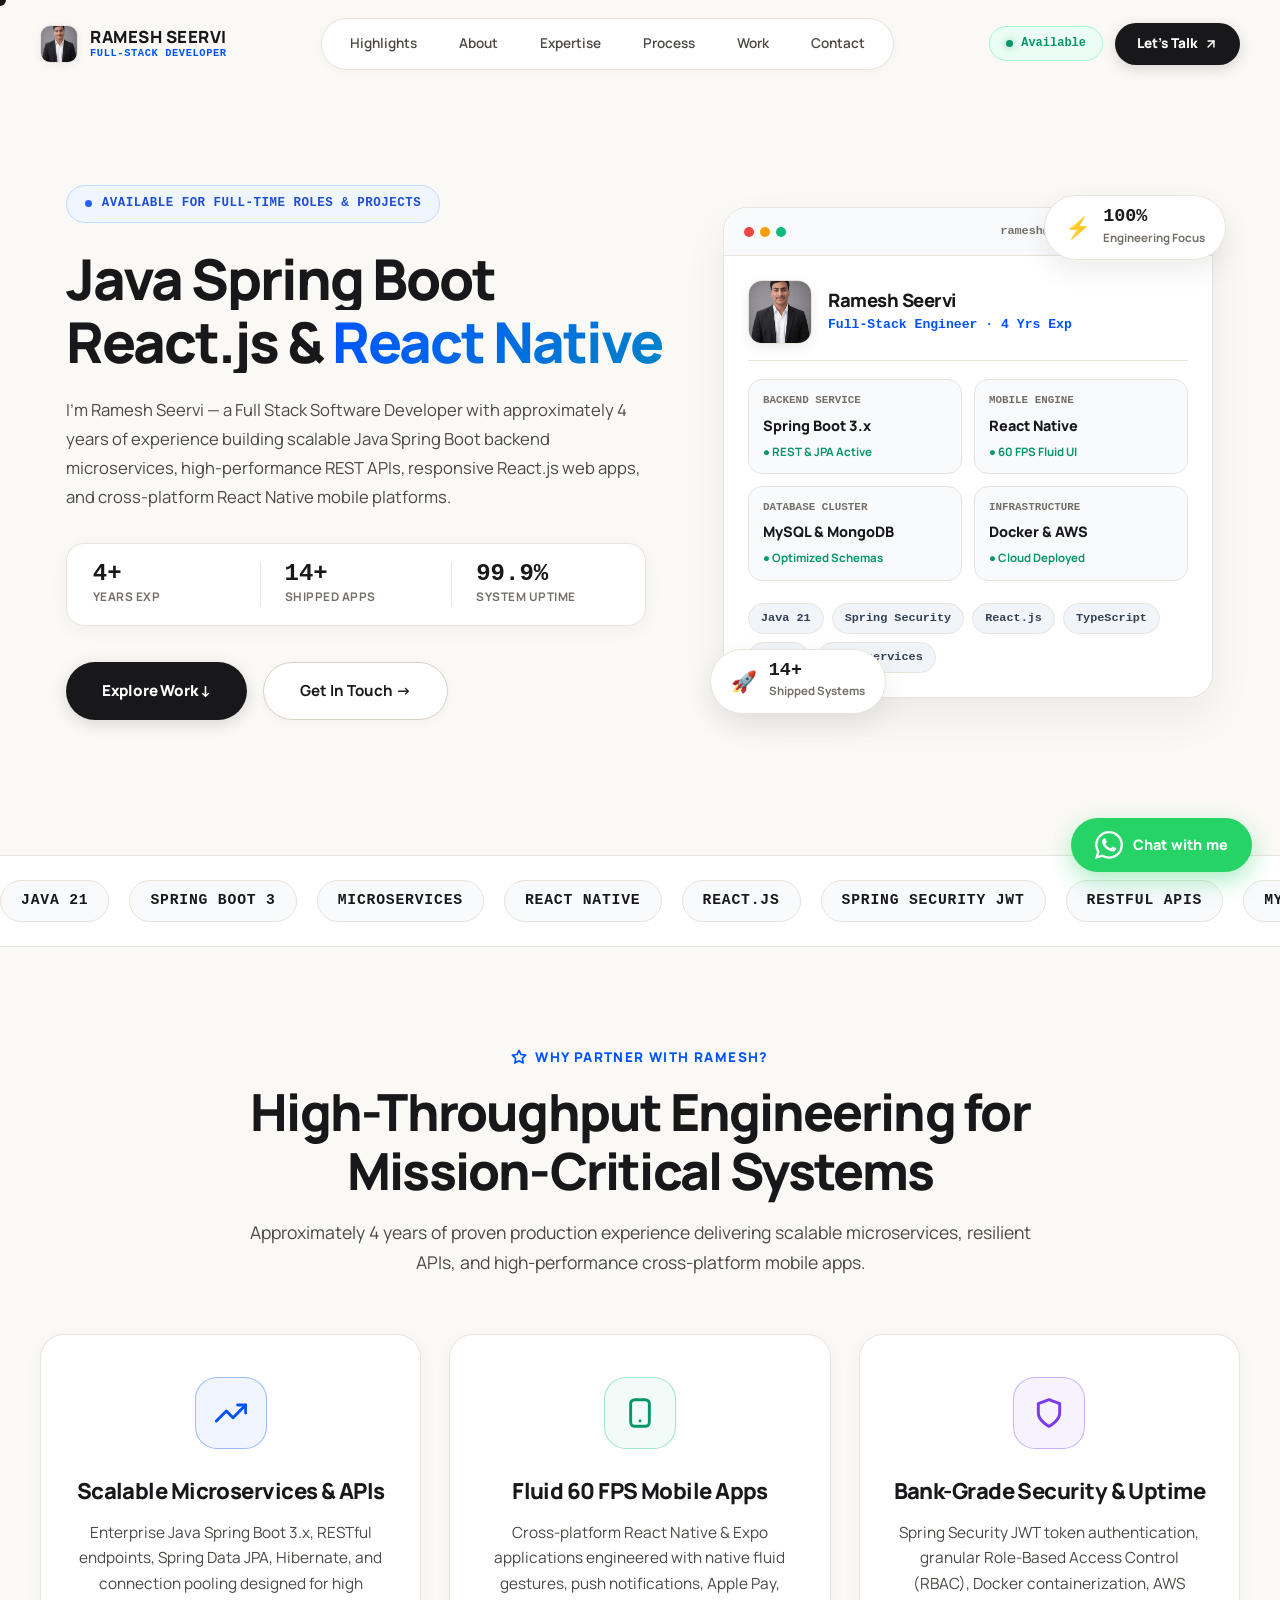
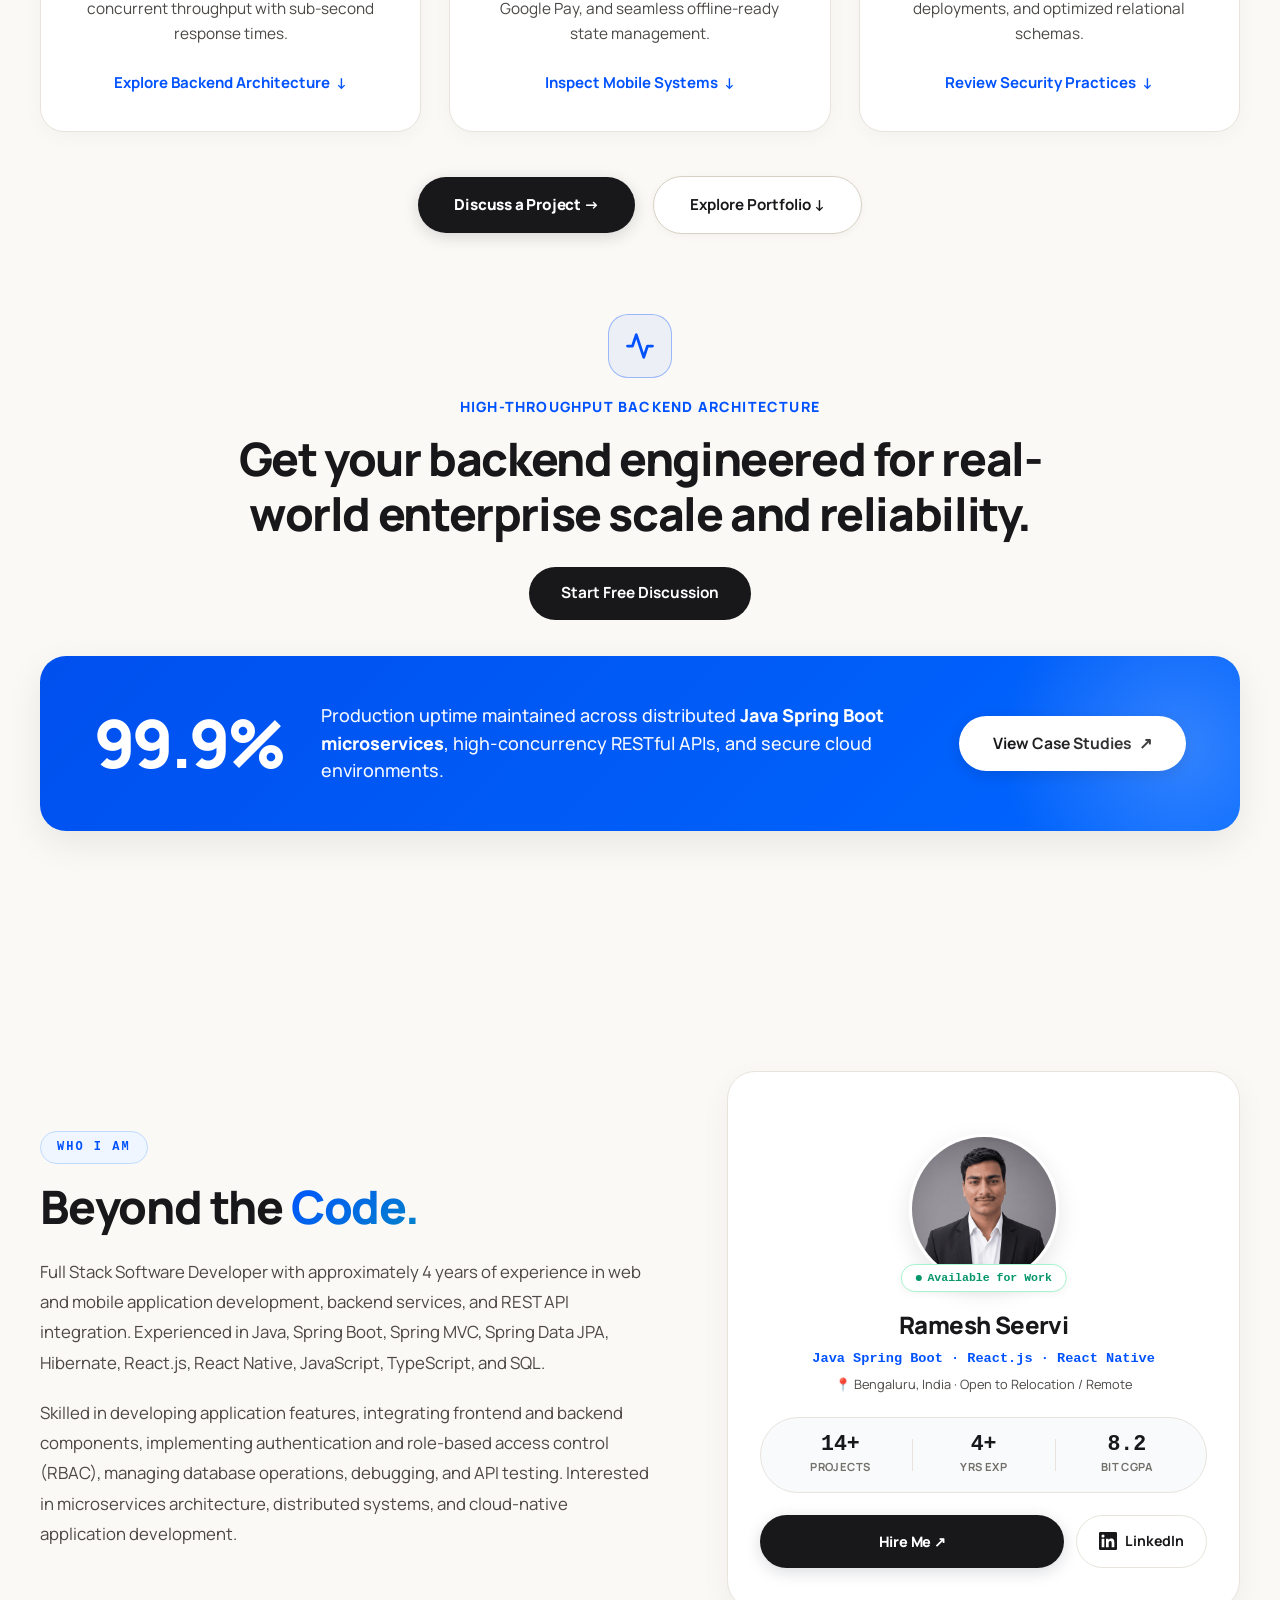
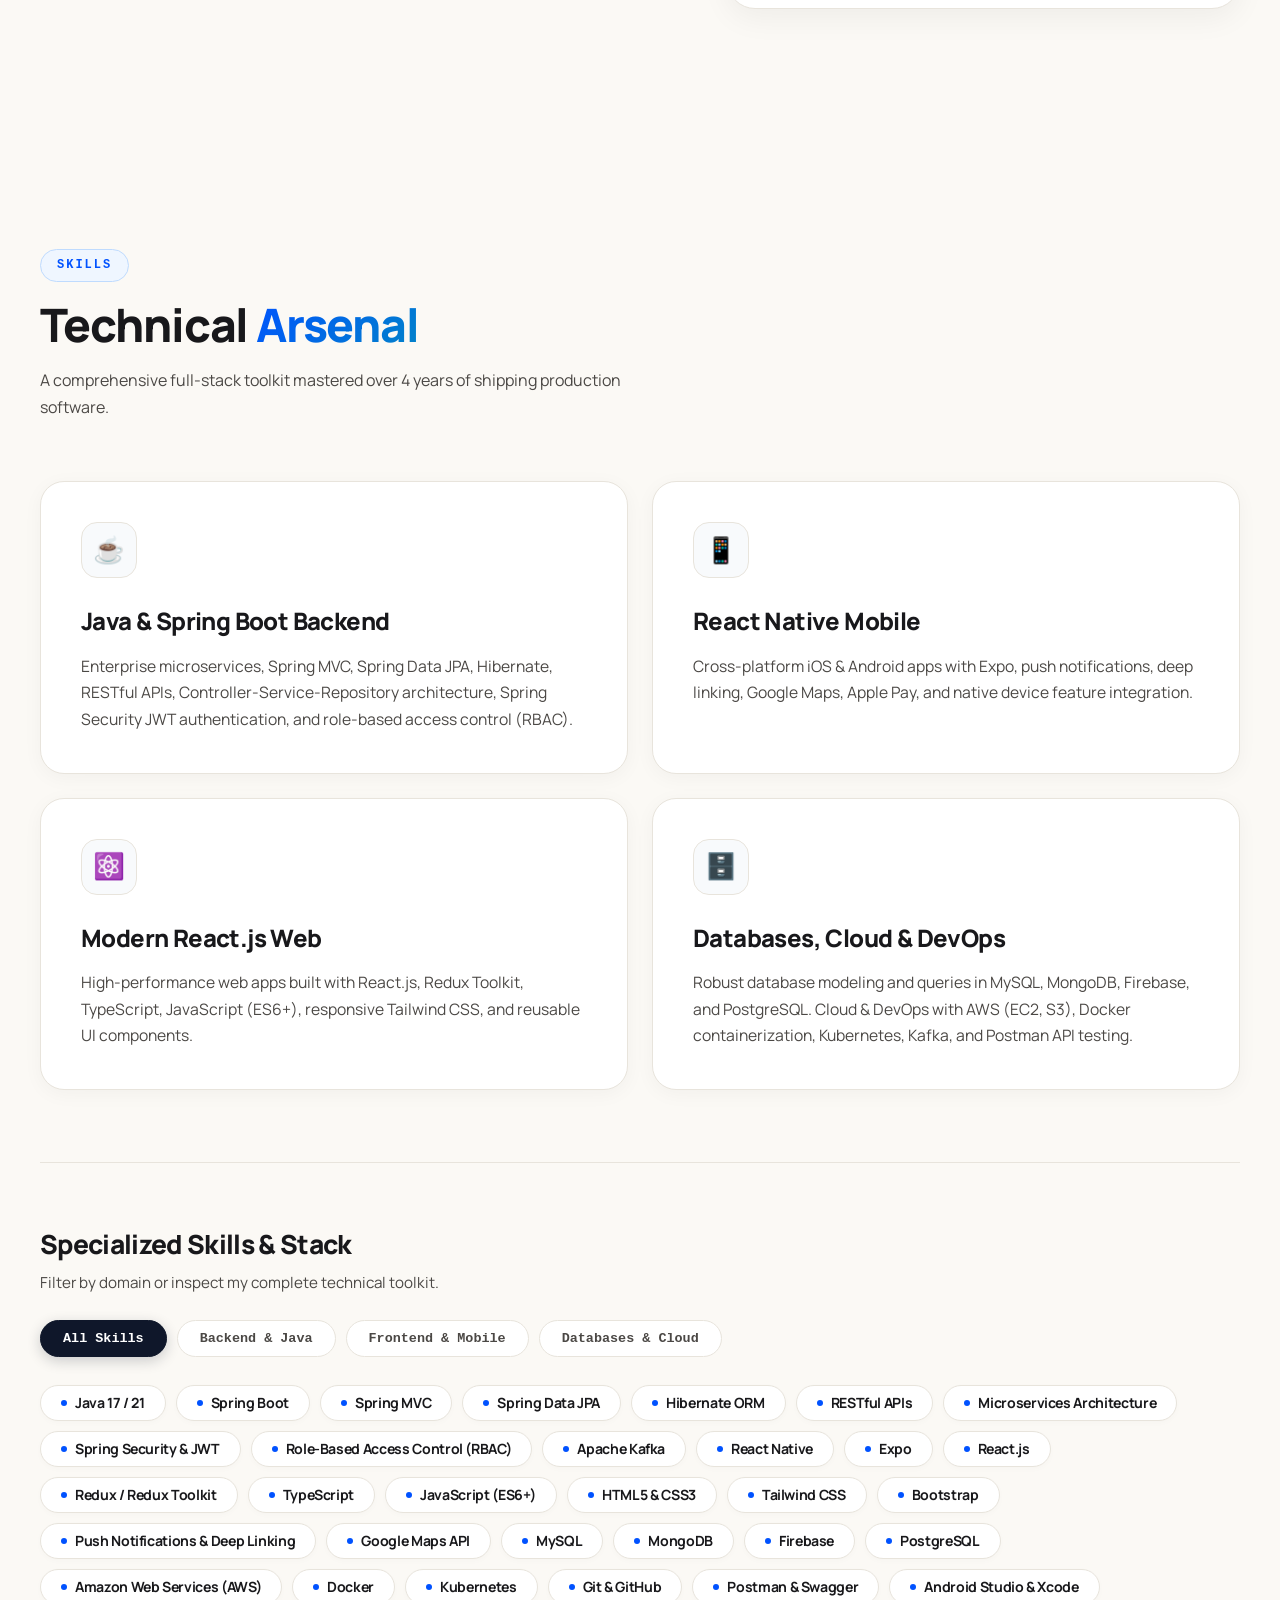
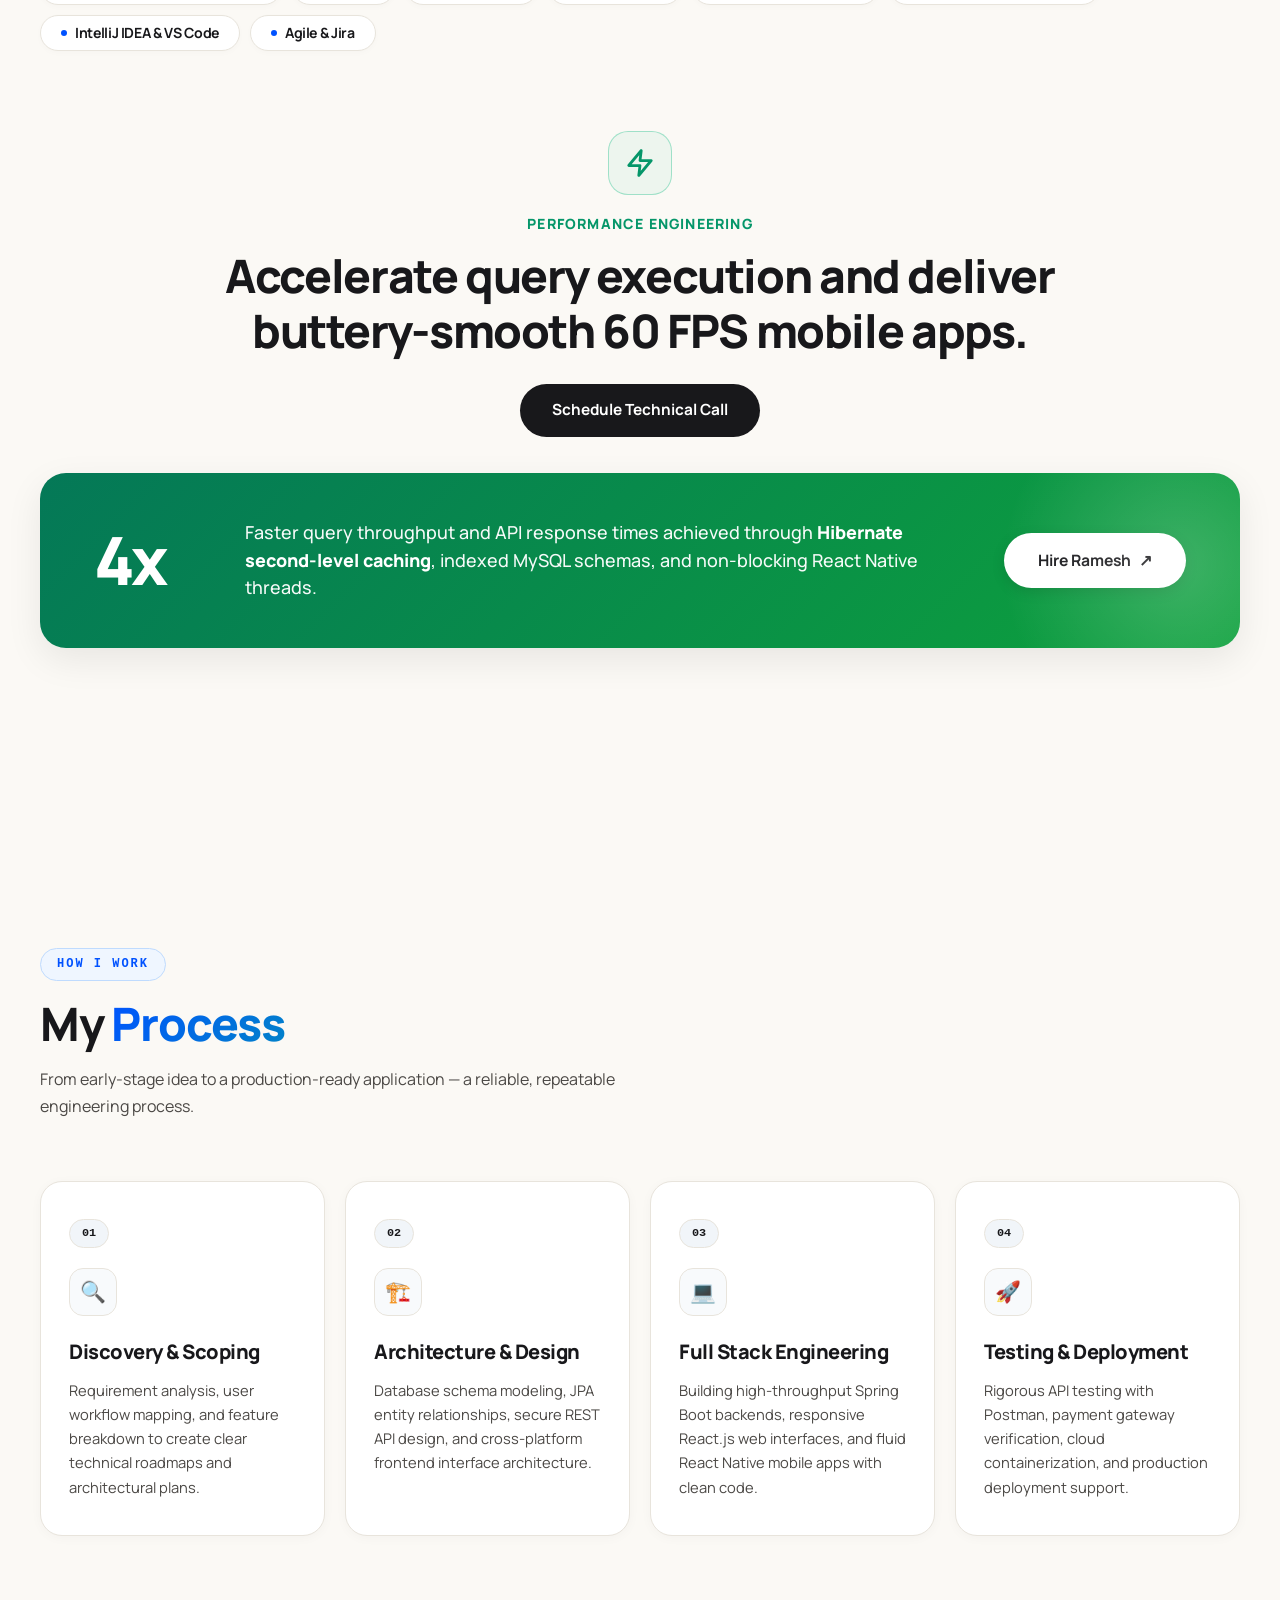
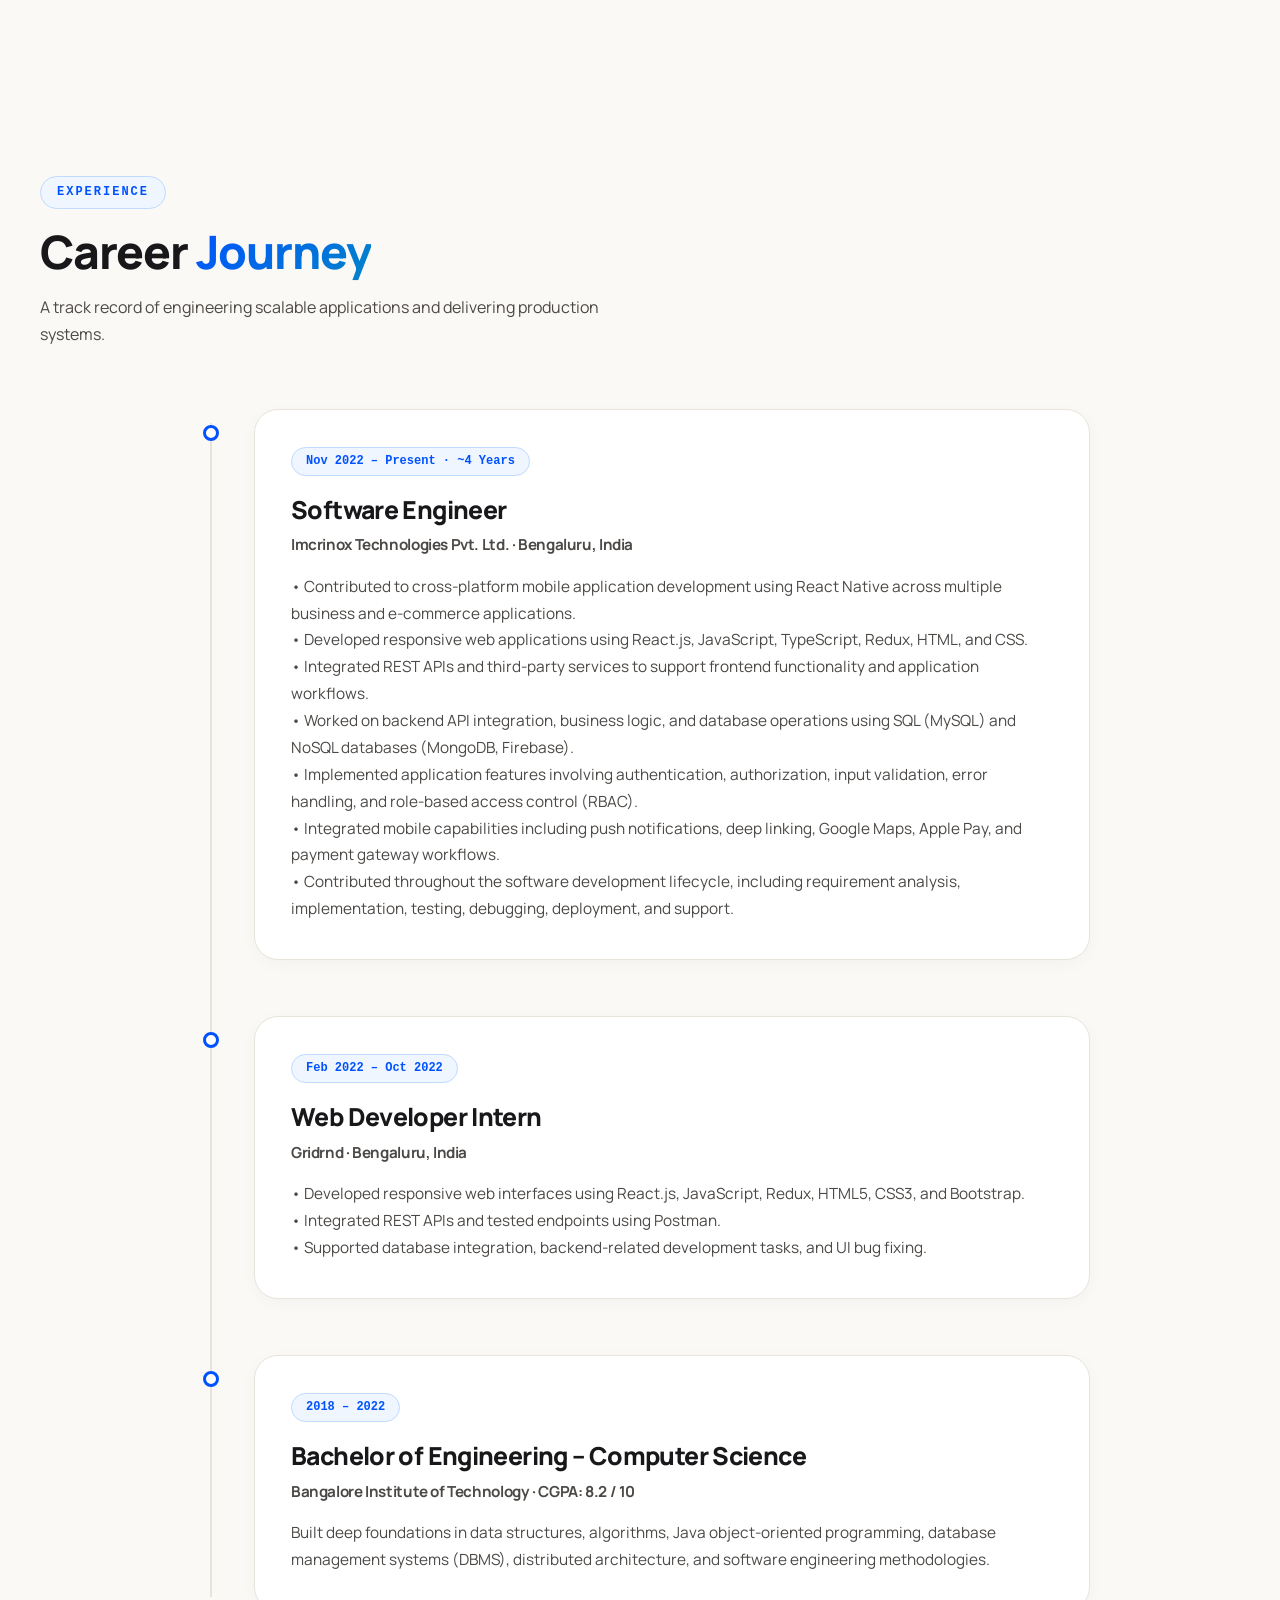
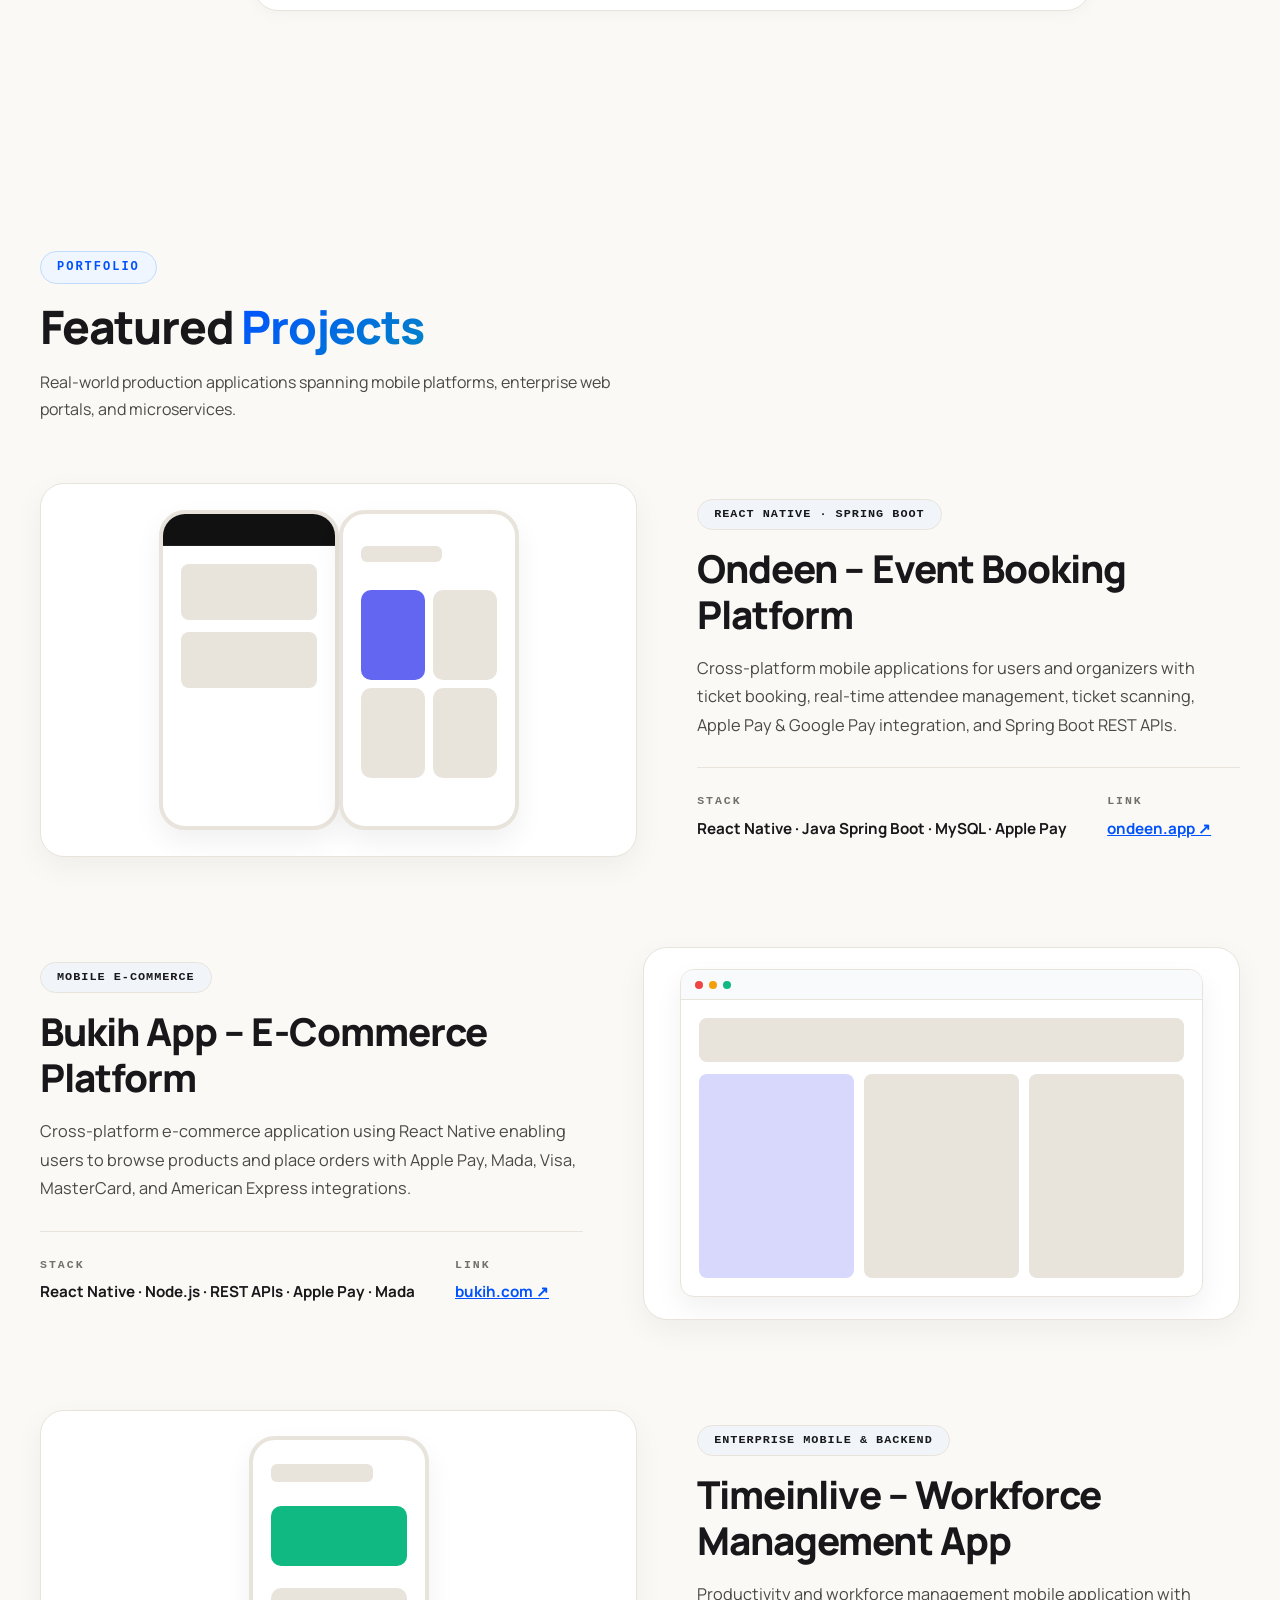
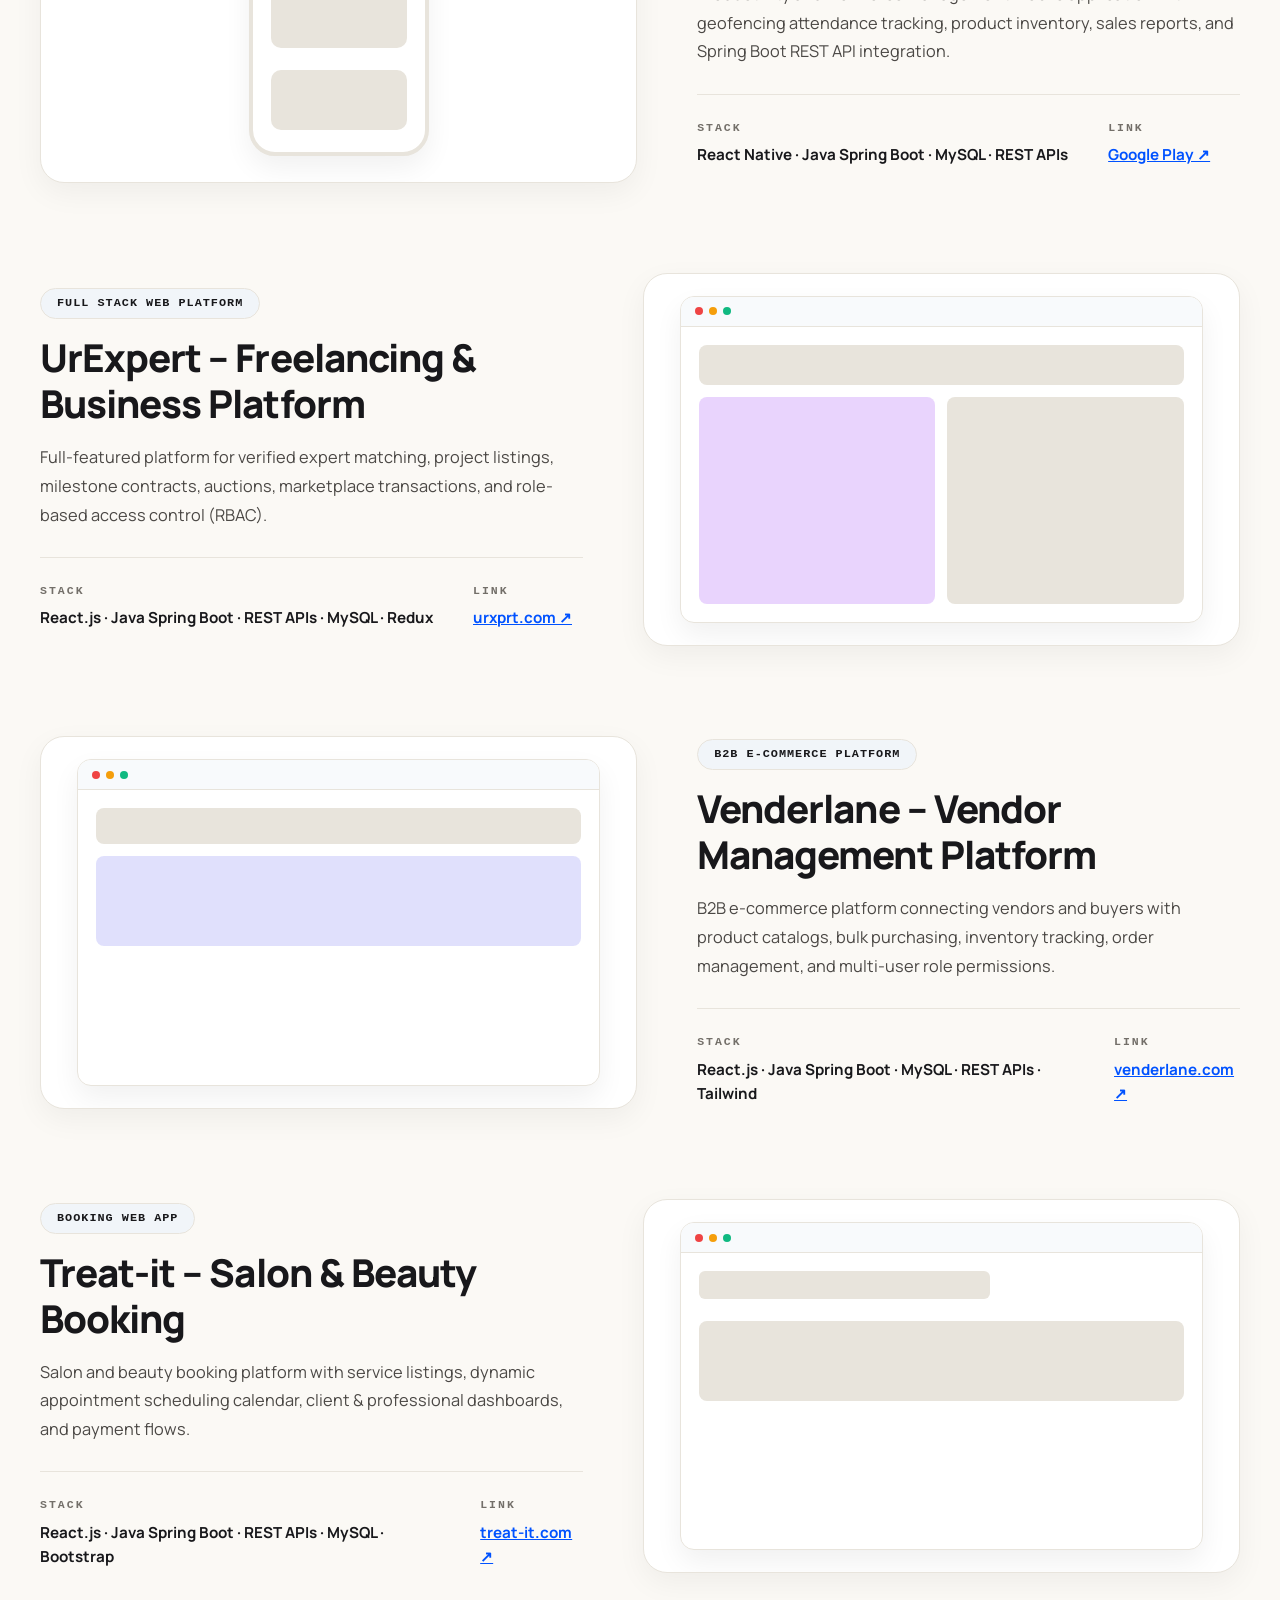
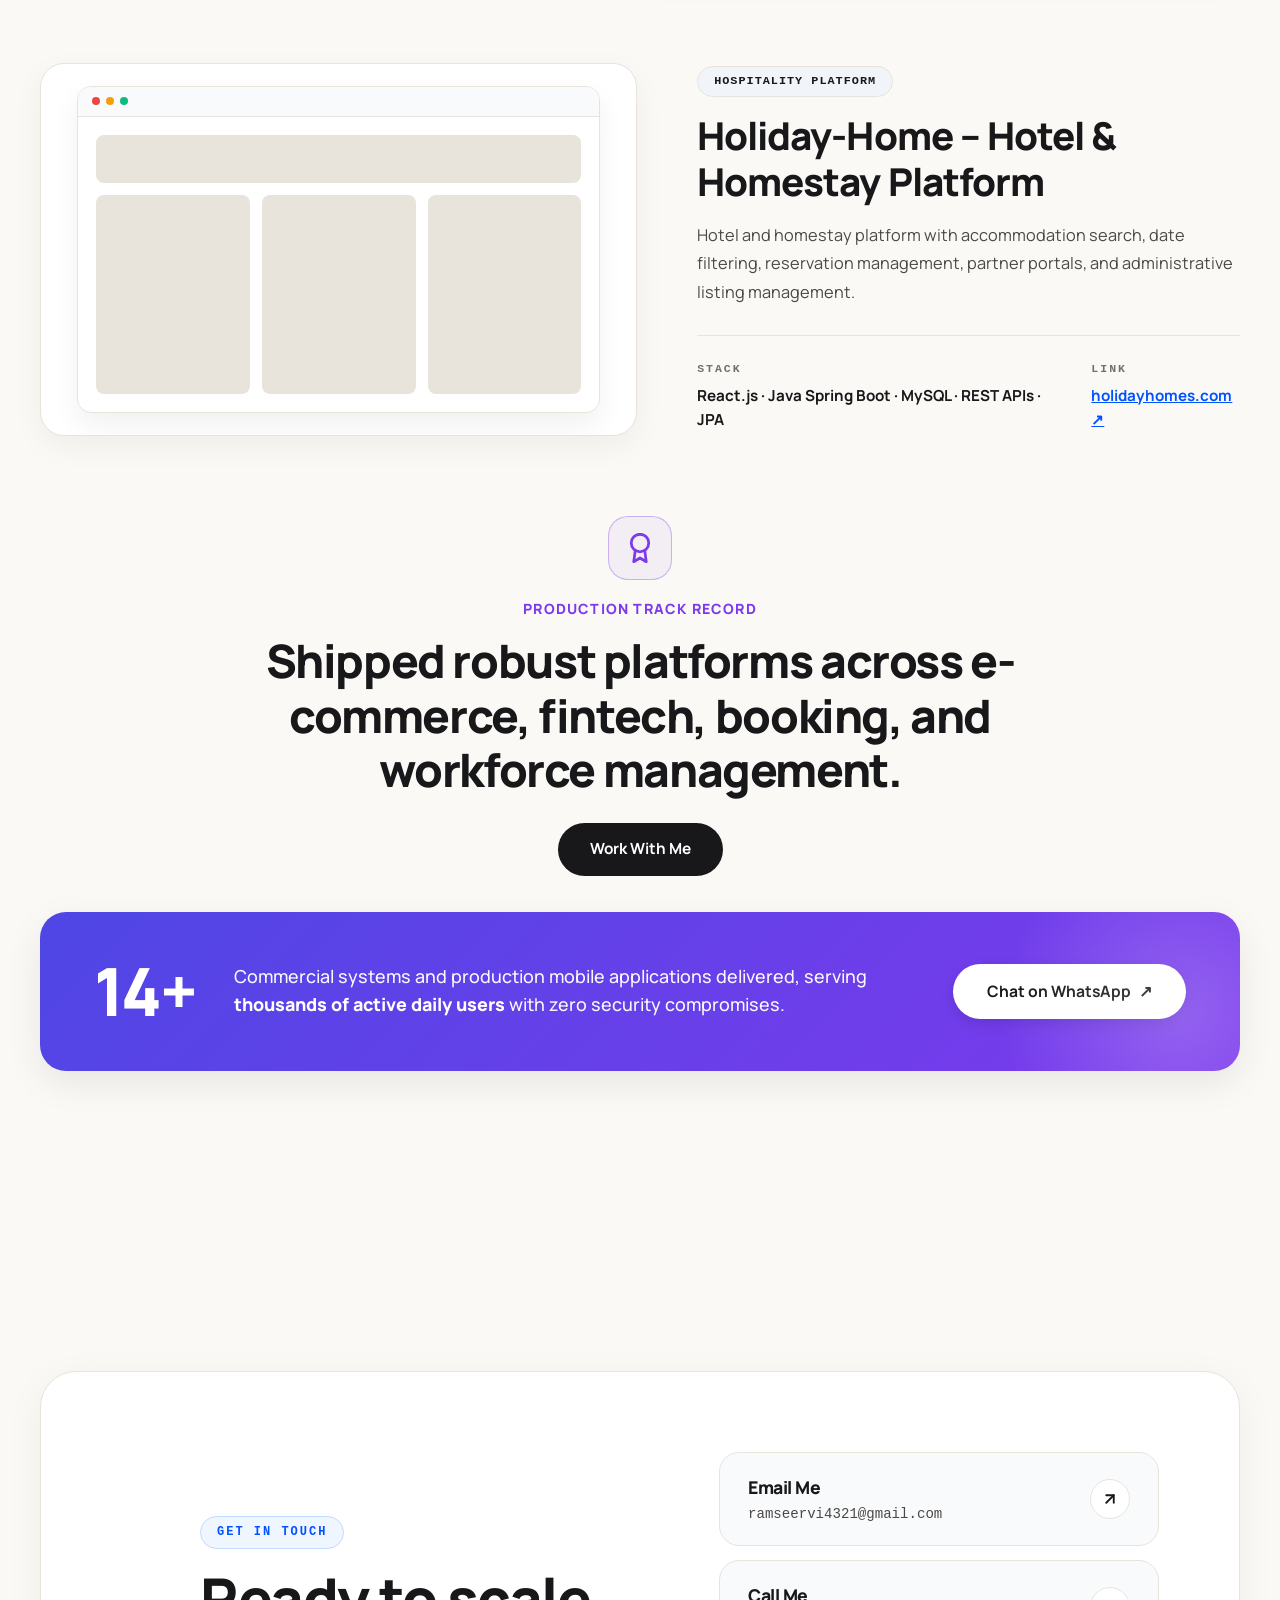
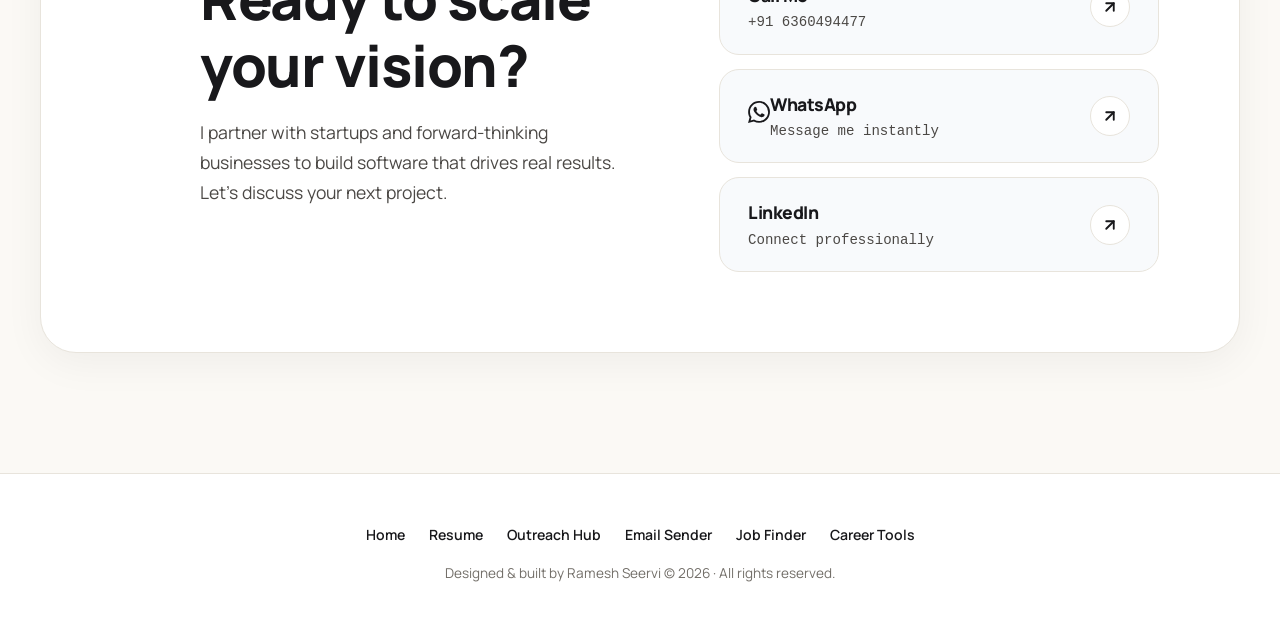
<file: index.html>
<!DOCTYPE html>
<html lang="en" class="scroll-smooth" data-theme="light">

<head>
    <meta charset="UTF-8">
    <meta name="viewport" content="width=device-width, initial-scale=1.0">
    <title>Ramesh Seervi | Java Spring Boot · React.js · React Native Full Stack Developer</title>
    <meta name="description"
        content="Ramesh Seervi — Full Stack Software Developer with approximately 4 years of experience specializing in Java Spring Boot, React.js, React Native, REST APIs, and microservices.">
    <link rel="preconnect" href="https://fonts.googleapis.com">
    <link rel="preconnect" href="https://fonts.gstatic.com" crossorigin>
    <link href="https://fonts.googleapis.com/css2?family=Manrope:wght@300;400;500;600;700;800&display=swap"
        rel="stylesheet">
    <link rel="stylesheet" href="style.css">
</head>

<body>

    <div class="noise-overlay"></div>
    <div class="grid-bg"></div>
    <div class="custom-cursor"></div>

    <div class="ambient-bg">
        <div class="ambient-glow"></div>
    </div>

    <!-- Navigation -->
    <nav id="navbar">
        <div class="nav-container">

            <!-- Logo: Full Name + Role -->
            <a href="#" class="logo" id="nav-logo">
                <img src="profile.png" alt="Ramesh Seervi Logo" class="nav-profile-img">
                <div class="logo-text-block">
                    <span class="logo-name">RAMESH SEERVI</span>
                    <span class="logo-role">Full-Stack Developer</span>
                </div>
            </a>

            <!-- Desktop Nav Links -->
            <div class="nav-pill nav-links" id="nav-links">
                <a href="#highlights" class="nav-link" data-label="01">Highlights</a>
                <a href="#about" class="nav-link" data-label="02">About</a>
                <a href="#expertise" class="nav-link" data-label="03">Expertise</a>
                <a href="#process" class="nav-link" data-label="04">Process</a>
                <a href="#work" class="nav-link" data-label="05">Work</a>
                <a href="#contact" class="nav-link" data-label="06">Contact</a>
            </div>

            <!-- Right Actions -->
            <div class="nav-actions">
                <!-- Availability Badge -->
                <div class="nav-avail-badge">
                    <span class="nav-avail-dot"></span>
                    <span>Available</span>
                </div>



                <!-- CTA -->
                <a href="#contact" class="btn-nav magnetic-btn">
                    <span>Let's Talk</span>
                    <svg xmlns="http://www.w3.org/2000/svg" width="14" height="14" viewBox="0 0 24 24" fill="none"
                        stroke="currentColor" stroke-width="2.5" stroke-linecap="round" stroke-linejoin="round">
                        <line x1="7" y1="17" x2="17" y2="7" />
                        <polyline points="7 7 17 7 17 17" />
                    </svg>
                </a>

                <!-- Mobile Hamburger -->
                <button class="mobile-menu-btn" id="mobile-menu-btn" aria-label="Toggle menu" aria-expanded="false">
                    <span class="bar"></span>
                    <span class="bar"></span>
                    <span class="bar"></span>
                </button>
            </div>
        </div>
    </nav>

    <!-- Full-Screen Mobile Menu Overlay -->
    <div class="mobile-overlay" id="mobile-overlay">
        <!-- Decorative Orb -->
        <div class="mob-orb"></div>

        <!-- Header Row inside overlay -->
        <div class="mob-header">
            <a href="#" class="logo mob-logo">
                <img src="profile.png" alt="Ramesh Seervi Logo" class="nav-profile-img">
                <div class="logo-text-block">
                    <span class="logo-name">RAMESH SEERVI</span>
                    <span class="logo-role">Full-Stack Developer</span>
                </div>
            </a>
            <button class="mob-close-btn" id="mob-close-btn" aria-label="Close menu">
                <svg xmlns="http://www.w3.org/2000/svg" width="24" height="24" viewBox="0 0 24 24" fill="none"
                    stroke="currentColor" stroke-width="2" stroke-linecap="round" stroke-linejoin="round">
                    <line x1="18" y1="6" x2="6" y2="18" />
                    <line x1="6" y1="6" x2="18" y2="18" />
                </svg>
            </button>
        </div>

        <!-- Nav Links -->
        <div class="mob-nav">
            <a href="#highlights" class="mob-link" data-index="0"><span class="mob-num">01</span><span
                    class="mob-text">Highlights</span><span class="mob-arrow">↗</span></a>
            <a href="#about" class="mob-link" data-index="1"><span class="mob-num">02</span><span
                    class="mob-text">About</span><span class="mob-arrow">↗</span></a>
            <a href="#expertise" class="mob-link" data-index="2"><span class="mob-num">03</span><span
                    class="mob-text">Expertise</span><span class="mob-arrow">↗</span></a>
            <a href="#process" class="mob-link" data-index="3"><span class="mob-num">04</span><span
                    class="mob-text">Process</span><span class="mob-arrow">↗</span></a>
            <a href="#work" class="mob-link" data-index="4"><span class="mob-num">05</span><span
                    class="mob-text">Work</span><span class="mob-arrow">↗</span></a>
            <a href="#contact" class="mob-link" data-index="5"><span class="mob-num">06</span><span
                    class="mob-text">Contact</span><span class="mob-arrow">↗</span></a>
        </div>

        <!-- Footer Row -->
        <div class="mob-footer">
            <a href="mailto:ramseervi4321@gmail.com" class="mob-contact-item">
                <span>ramseervi4321@gmail.com</span>
            </a>
            <a href="https://www.linkedin.com/in/ramesh-seervi-3976802b0/" target="_blank" rel="noopener noreferrer"
                class="mob-contact-item">
                <span>LinkedIn ↗</span>
            </a>
            <a href="https://wa.me/916360494477?text=Hi%20Ramesh%2C%20I%27d%20like%20to%20discuss%20a%20project%20with%20you."
                target="_blank" rel="noopener noreferrer" class="mob-contact-item mob-whatsapp-item">
                <span>💬 WhatsApp (+91 6360494477) ↗</span>
            </a>
            <a href="tel:+916360494477" class="mob-contact-item">
                <span>📞 Call +91 6360494477 ↗</span>
            </a>
            <a href="#contact" class="btn-primary mob-cta">Start a Project →</a>
        </div>
    </div>

    <!-- ===================== HERO ===================== -->
    <section class="hero" id="home">
        <div class="container">
            <div class="hero-layout">

                <!-- LEFT: Text Content -->
                <div class="hero-content">
                    <div class="avail-badge">
                        <div class="avail-dot"></div>
                        Available for Full-time Roles &amp; Projects
                    </div>

                    <h1 class="hero-title">
                        <span class="line"><span class="line-inner">Java Spring Boot</span></span>
                        <span class="line"><span class="line-inner">React.js &amp; <span class="gradient">React Native</span></span></span>
                    </h1>

                    <p class="hero-desc">I'm Ramesh Seervi — a Full Stack Software Developer with approximately 4 years of experience building scalable Java Spring Boot backend microservices, high-performance REST APIs, responsive React.js web apps, and cross-platform React Native mobile platforms.</p>

                    <div class="hero-metrics-strip">
                        <div class="hms-item">
                            <span class="hms-num">4+</span>
                            <span class="hms-lbl">Years Exp</span>
                        </div>
                        <div class="hms-divider"></div>
                        <div class="hms-item">
                            <span class="hms-num">14+</span>
                            <span class="hms-lbl">Shipped Apps</span>
                        </div>
                        <div class="hms-divider"></div>
                        <div class="hms-item">
                            <span class="hms-num">99.9%</span>
                            <span class="hms-lbl">System Uptime</span>
                        </div>
                    </div>

                    <div class="btn-group">
                        <a href="#work" class="btn-primary magnetic-btn">Explore Work ↓</a>
                        <a href="#contact" class="btn-secondary magnetic-btn">Get In Touch →</a>
                    </div>
                </div>

                <!-- RIGHT: Architectural Station HUD Card -->
                <div class="hero-visual">
                    <div class="hero-orb"></div>

                    <div class="hero-hud-card">
                        <div class="hud-header">
                            <div class="hud-dots">
                                <span class="hud-dot hud-dot-r"></span>
                                <span class="hud-dot hud-dot-y"></span>
                                <span class="hud-dot hud-dot-g"></span>
                            </div>
                            <div class="hud-title">
                                <span>ramesh@engine: ~/production</span>
                            </div>
                        </div>

                        <div class="hud-body">
                            <div class="hud-profile-row">
                                <img src="profile.png" alt="Ramesh Seervi" class="hud-avatar">
                                <div class="hud-profile-meta">
                                    <h4>Ramesh Seervi</h4>
                                    <p>Full-Stack Engineer · 4 Yrs Exp</p>
                                </div>
                            </div>

                            <div class="hud-telemetry">
                                <div class="hud-block">
                                    <span class="hud-block-tag">Backend Service</span>
                                    <span class="hud-block-val">Spring Boot 3.x</span>
                                    <span class="hud-block-status">● REST &amp; JPA Active</span>
                                </div>
                                <div class="hud-block">
                                    <span class="hud-block-tag">Mobile Engine</span>
                                    <span class="hud-block-val">React Native</span>
                                    <span class="hud-block-status">● 60 FPS Fluid UI</span>
                                </div>
                                <div class="hud-block">
                                    <span class="hud-block-tag">Database Cluster</span>
                                    <span class="hud-block-val">MySQL &amp; MongoDB</span>
                                    <span class="hud-block-status">● Optimized Schemas</span>
                                </div>
                                <div class="hud-block">
                                    <span class="hud-block-tag">Infrastructure</span>
                                    <span class="hud-block-val">Docker &amp; AWS</span>
                                    <span class="hud-block-status">● Cloud Deployed</span>
                                </div>
                            </div>

                            <div class="hud-stack-row">
                                <span class="hud-chip">Java 21</span>
                                <span class="hud-chip">Spring Security</span>
                                <span class="hud-chip">React.js</span>
                                <span class="hud-chip">TypeScript</span>
                                <span class="hud-chip">Redux</span>
                                <span class="hud-chip">Microservices</span>
                            </div>
                        </div>
                    </div>

                    <!-- Floating Badges -->
                    <div class="hero-badge hb-satisfaction">
                        <div class="hb-icon">⚡</div>
                        <div class="hb-text">
                            <span class="hb-num">100%</span>
                            <span class="hb-label">Engineering Focus</span>
                        </div>
                    </div>

                    <div class="hero-badge hb-projects">
                        <div class="hb-icon">🚀</div>
                        <div class="hb-text">
                            <span class="hb-num">14+</span>
                            <span class="hb-label">Shipped Systems</span>
                        </div>
                    </div>
                </div>
            </div>
        </div>
    </section>

    <!-- ===================== MARQUEE ===================== -->
    <div class="marquee-wrapper">
        <div class="marquee-track">
            <div class="marquee-content">
                <span>JAVA 21</span>
                <span>SPRING BOOT 3</span>
                <span>MICROSERVICES</span>
                <span>REACT NATIVE</span>
                <span>REACT.JS</span>
                <span>SPRING SECURITY JWT</span>
                <span>RESTFUL APIS</span>
                <span>MYSQL 8.0</span>
                <span>MONGODB</span>
                <span>DOCKER</span>
                <span>AWS CLOUD</span>
                <span>KAFKA</span>
                <span>JAVA 21</span>
                <span>SPRING BOOT 3</span>
                <span>MICROSERVICES</span>
                <span>REACT NATIVE</span>
                <span>REACT.JS</span>
                <span>SPRING SECURITY JWT</span>
                <span>RESTFUL APIS</span>
                <span>MYSQL 8.0</span>
                <span>MONGODB</span>
                <span>DOCKER</span>
                <span>AWS CLOUD</span>
                <span>KAFKA</span>
            </div>
        </div>
    </div>

    <!-- ===================== WHY PARTNER WITH RAMESH (BEHANCE PRO & GUST EDITORIAL CARDS) ===================== -->
    <section class="behance-value-section" id="highlights">
        <div class="container">
            <div class="behance-header reveal">
                <div class="behance-eyebrow">
                    <svg width="16" height="16" viewBox="0 0 24 24" fill="none" stroke="currentColor" stroke-width="2.5" stroke-linecap="round" stroke-linejoin="round">
                        <polygon points="12 2 15.09 8.26 22 9.27 17 14.14 18.18 21.02 12 17.77 5.82 21.02 7 14.14 2 9.27 8.91 8.26 12 2"></polygon>
                    </svg>
                    Why Partner With Ramesh?
                </div>
                <h2 class="behance-title">High-Throughput Engineering for Mission-Critical Systems</h2>
                <p class="behance-subtitle">Approximately 4 years of proven production experience delivering scalable microservices, resilient APIs, and high-performance cross-platform mobile apps.</p>
            </div>

            <!-- 3-Column Card Boxes -->
            <div class="behance-card-grid">
                <!-- Card 1: Backend Architecture -->
                <div class="behance-card reveal spotlight-card">
                    <div class="bc-icon-badge bc-badge-blue">
                        <svg width="32" height="32" viewBox="0 0 24 24" fill="none" stroke="currentColor" stroke-width="2.2" stroke-linecap="round" stroke-linejoin="round">
                            <polyline points="23 6 13.5 15.5 8.5 10.5 1 18"></polyline>
                            <polyline points="17 6 23 6 23 12"></polyline>
                        </svg>
                    </div>
                    <h3>Scalable Microservices &amp; APIs</h3>
                    <p>Enterprise Java Spring Boot 3.x, RESTful endpoints, Spring Data JPA, Hibernate, and connection pooling designed for high concurrent throughput with sub-second response times.</p>
                    <a href="#expertise" class="bc-card-link">
                        <span>Explore Backend Architecture</span>
                        <span>↓</span>
                    </a>
                </div>

                <!-- Card 2: Mobile Experience -->
                <div class="behance-card reveal spotlight-card" style="transition-delay:.1s">
                    <div class="bc-icon-badge bc-badge-green">
                        <svg width="32" height="32" viewBox="0 0 24 24" fill="none" stroke="currentColor" stroke-width="2.2" stroke-linecap="round" stroke-linejoin="round">
                            <rect x="5" y="2" width="14" height="20" rx="3" ry="3"></rect>
                            <line x1="12" y1="18" x2="12.01" y2="18"></line>
                        </svg>
                    </div>
                    <h3>Fluid 60 FPS Mobile Apps</h3>
                    <p>Cross-platform React Native &amp; Expo applications engineered with native fluid gestures, push notifications, Apple Pay, Google Pay, and seamless offline-ready state management.</p>
                    <a href="#work" class="bc-card-link">
                        <span>Inspect Mobile Systems</span>
                        <span>↓</span>
                    </a>
                </div>

                <!-- Card 3: Cloud & Security -->
                <div class="behance-card reveal spotlight-card" style="transition-delay:.2s">
                    <div class="bc-icon-badge bc-badge-purple">
                        <svg width="32" height="32" viewBox="0 0 24 24" fill="none" stroke="currentColor" stroke-width="2.2" stroke-linecap="round" stroke-linejoin="round">
                            <path d="M12 22s8-4 8-10V5l-8-3-8 3v7c0 6 8 10 8 10z"></path>
                        </svg>
                    </div>
                    <h3>Bank-Grade Security &amp; Uptime</h3>
                    <p>Spring Security JWT token authentication, granular Role-Based Access Control (RBAC), Docker containerization, AWS deployments, and optimized relational schemas.</p>
                    <a href="#process" class="bc-card-link">
                        <span>Review Security Practices</span>
                        <span>↓</span>
                    </a>
                </div>
            </div>

            <!-- Centered Action Buttons -->
            <div class="behance-cta-row reveal">
                <a href="#contact" class="btn-primary magnetic-btn">Discuss a Project →</a>
                <a href="#work" class="btn-secondary magnetic-btn">Explore Portfolio ↓</a>
            </div>

            <!-- Spotlight 1 Header + Vibrant Blue Banner Box (Screenshots 2 & 3) -->
            <div class="spotlight-header-block reveal">
                <div class="spotlight-icon-badge bc-badge-blue">
                    <svg width="30" height="30" viewBox="0 0 24 24" fill="none" stroke="currentColor" stroke-width="2.2" stroke-linecap="round" stroke-linejoin="round">
                        <polyline points="22 12 18 12 15 21 9 3 6 12 2 12"></polyline>
                    </svg>
                </div>
                <div class="spotlight-category spotlight-cat-blue">High-Throughput Backend Architecture</div>
                <h3 class="spotlight-headline">Get your backend engineered for real-world enterprise scale and reliability.</h3>
                <a href="#contact" class="spotlight-btn-pill">Start Free Discussion</a>
            </div>

            <!-- 99.9% Vibrant Royal Blue Card Box (Screenshot 3) -->
            <div class="color-banner-card banner-blue reveal">
                <div class="banner-stat">99.9%</div>
                <div class="banner-content">
                    Production uptime maintained across distributed <strong>Java Spring Boot microservices</strong>, high-concurrency RESTful APIs, and secure cloud environments.
                </div>
                <a href="#work" class="banner-cta-btn">
                    <span>View Case Studies</span>
                    <span>↗</span>
                </a>
            </div>
        </div>
    </section>

    <!-- ===================== ABOUT ===================== -->
    <section id="about">
        <div class="container">
            <div class="about-grid reveal">
                <div class="about-text">
                    <div class="section-eyebrow">Who I Am</div>
                    <h2 class="section-title">Beyond the <span>Code.</span></h2>
                    <p class="section-subtitle" style="max-width:100%; margin-bottom:20px;">
                        Full Stack Software Developer with approximately 4 years of experience in web and mobile
                        application development, backend services, and REST API integration. Experienced in Java, Spring
                        Boot, Spring MVC, Spring Data JPA, Hibernate, React.js, React Native, JavaScript, TypeScript,
                        and SQL.
                    </p>
                    <p class="section-subtitle" style="max-width:100%;">
                        Skilled in developing application features, integrating frontend and backend components,
                        implementing authentication and role-based access control (RBAC), managing database operations,
                        debugging, and API testing. Interested in microservices architecture, distributed systems, and
                        cloud-native application development.
                    </p>
                </div>
                <div class="about-visual">
                    <!-- Profile Card -->
                    <div class="profile-card spotlight-card">
                        <div class="profile-card-glow"></div>

                        <!-- Photo -->
                        <div class="profile-photo-wrap">
                            <div class="profile-photo-ring"></div>
                            <img src="profile.png" alt="Ramesh Seervi" class="profile-photo" />
                            <!-- Online badge -->
                            <div class="profile-online-badge">
                                <span class="profile-online-dot"></span>
                                Available for Work
                            </div>
                        </div>

                        <!-- Name & Role -->
                        <div class="profile-info">
                            <h3 class="profile-card-name">Ramesh Seervi</h3>
                            <p class="profile-card-role">Java Spring Boot · React.js · React Native</p>
                            <p class="profile-card-location">📍 Bengaluru, India · Open to Relocation / Remote</p>
                        </div>

                        <!-- Stats Row -->
                        <div class="profile-stats">
                            <div class="profile-stat">
                                <span class="ps-num">14+</span>
                                <span class="ps-lbl">Projects</span>
                            </div>
                            <div class="profile-stat-divider"></div>
                            <div class="profile-stat">
                                <span class="ps-num">4+</span>
                                <span class="ps-lbl">Yrs Exp</span>
                            </div>
                            <div class="profile-stat-divider"></div>
                            <div class="profile-stat">
                                <span class="ps-num">8.2</span>
                                <span class="ps-lbl">BIT CGPA</span>
                            </div>
                        </div>

                        <!-- CTA Buttons -->
                        <div class="profile-actions">
                            <a href="#contact" class="btn-primary profile-btn-cta">Hire Me ↗</a>
                            <a href="https://www.linkedin.com/in/ramesh-seervi-3976802b0/" target="_blank"
                                rel="noopener noreferrer" class="profile-btn-social">
                                <svg xmlns="http://www.w3.org/2000/svg" width="18" height="18" viewBox="0 0 24 24"
                                    fill="currentColor">
                                    <path
                                        d="M20.447 20.452h-3.554v-5.569c0-1.328-.027-3.037-1.852-3.037-1.853 0-2.136 1.445-2.136 2.939v5.667H9.351V9h3.414v1.561h.046c.477-.9 1.637-1.85 3.37-1.85 3.601 0 4.267 2.37 4.267 5.455v6.286zM5.337 7.433a2.062 2.062 0 0 1-2.063-2.065 2.064 2.064 0 1 1 2.063 2.065zm1.782 13.019H3.555V9h3.564v11.452zM22.225 0H1.771C.792 0 0 .774 0 1.729v20.542C0 23.227.792 24 1.771 24h20.451C23.2 24 24 23.227 24 22.271V1.729C24 .774 23.2 0 22.222 0h.003z" />
                                </svg>
                                LinkedIn
                            </a>
                        </div>
                    </div>
                </div>
            </div>
        </div>
    </section>

    <!-- ===================== EXPERTISE ===================== -->
    <section id="expertise">
        <div class="container">
            <div class="section-header reveal">
                <div class="section-eyebrow">Skills</div>
                <h2 class="section-title">Technical <span>Arsenal</span></h2>
                <p class="section-subtitle">A comprehensive full-stack toolkit mastered over 4 years of shipping
                    production software.
                </p>
            </div>

            <div class="bento-grid">
                <div class="bento-card large-card reveal spotlight-card">
                    <div class="bento-icon">☕</div>
                    <h3>Java &amp; Spring Boot Backend</h3>
                    <p>Enterprise microservices, Spring MVC, Spring Data JPA, Hibernate, RESTful APIs,
                        Controller-Service-Repository architecture, Spring Security JWT authentication, and role-based
                        access control (RBAC).</p>
                </div>
                <div class="bento-card reveal spotlight-card" style="transition-delay:.1s">
                    <div class="bento-icon">📱</div>
                    <h3>React Native Mobile</h3>
                    <p>Cross-platform iOS &amp; Android apps with Expo, push notifications, deep linking, Google Maps,
                        Apple Pay, and native device feature integration.</p>
                </div>
                <div class="bento-card reveal spotlight-card" style="transition-delay:.15s">
                    <div class="bento-icon">⚛️</div>
                    <h3>Modern React.js Web</h3>
                    <p>High-performance web apps built with React.js, Redux Toolkit, TypeScript, JavaScript (ES6+),
                        responsive Tailwind CSS, and reusable UI components.</p>
                </div>
                <div class="bento-card large-card reveal spotlight-card" style="transition-delay:.1s">
                    <div class="bento-icon">🗄️</div>
                    <h3>Databases, Cloud &amp; DevOps</h3>
                    <p>Robust database modeling and queries in MySQL, MongoDB, Firebase, and PostgreSQL. Cloud &amp;
                        DevOps with AWS (EC2, S3), Docker containerization, Kubernetes, Kafka, and Postman API testing.
                    </p>
                </div>
            </div>

            <!-- Interactive Skills Filter Matrix -->
            <div class="skills-matrix reveal">
                <div class="skills-matrix-header">
                    <h3>Specialized Skills &amp; Stack</h3>
                    <p>Filter by domain or inspect my complete technical toolkit.</p>
                </div>

                <div class="skills-filter-tabs">
                    <button class="skill-tab active" data-filter="all">All Skills</button>
                    <button class="skill-tab" data-filter="backend">Backend &amp; Java</button>
                    <button class="skill-tab" data-filter="frontend">Frontend &amp; Mobile</button>
                    <button class="skill-tab" data-filter="cloud">Databases &amp; Cloud</button>
                </div>

                <div class="skills-grid">
                    <!-- Backend & Java -->
                    <div class="skill-card spotlight-card" data-category="backend">
                        <h4 class="skill-name">Java 17 / 21</h4>
                    </div>
                    <div class="skill-card spotlight-card" data-category="backend">
                        <h4 class="skill-name">Spring Boot</h4>
                    </div>
                    <div class="skill-card spotlight-card" data-category="backend">
                        <h4 class="skill-name">Spring MVC</h4>
                    </div>
                    <div class="skill-card spotlight-card" data-category="backend">
                        <h4 class="skill-name">Spring Data JPA</h4>
                    </div>
                    <div class="skill-card spotlight-card" data-category="backend">
                        <h4 class="skill-name">Hibernate ORM</h4>
                    </div>
                    <div class="skill-card spotlight-card" data-category="backend">
                        <h4 class="skill-name">RESTful APIs</h4>
                    </div>
                    <div class="skill-card spotlight-card" data-category="backend">
                        <h4 class="skill-name">Microservices Architecture</h4>
                    </div>
                    <div class="skill-card spotlight-card" data-category="backend">
                        <h4 class="skill-name">Spring Security &amp; JWT</h4>
                    </div>
                    <div class="skill-card spotlight-card" data-category="backend">
                        <h4 class="skill-name">Role-Based Access Control (RBAC)</h4>
                    </div>
                    <div class="skill-card spotlight-card" data-category="backend">
                        <h4 class="skill-name">Apache Kafka</h4>
                    </div>

                    <!-- Frontend & Mobile -->
                    <div class="skill-card spotlight-card" data-category="frontend">
                        <h4 class="skill-name">React Native</h4>
                    </div>
                    <div class="skill-card spotlight-card" data-category="frontend">
                        <h4 class="skill-name">Expo</h4>
                    </div>
                    <div class="skill-card spotlight-card" data-category="frontend">
                        <h4 class="skill-name">React.js</h4>
                    </div>
                    <div class="skill-card spotlight-card" data-category="frontend">
                        <h4 class="skill-name">Redux / Redux Toolkit</h4>
                    </div>
                    <div class="skill-card spotlight-card" data-category="frontend">
                        <h4 class="skill-name">TypeScript</h4>
                    </div>
                    <div class="skill-card spotlight-card" data-category="frontend">
                        <h4 class="skill-name">JavaScript (ES6+)</h4>
                    </div>
                    <div class="skill-card spotlight-card" data-category="frontend">
                        <h4 class="skill-name">HTML5 &amp; CSS3</h4>
                    </div>
                    <div class="skill-card spotlight-card" data-category="frontend">
                        <h4 class="skill-name">Tailwind CSS</h4>
                    </div>
                    <div class="skill-card spotlight-card" data-category="frontend">
                        <h4 class="skill-name">Bootstrap</h4>
                    </div>
                    <div class="skill-card spotlight-card" data-category="frontend">
                        <h4 class="skill-name">Push Notifications &amp; Deep Linking</h4>
                    </div>
                    <div class="skill-card spotlight-card" data-category="frontend">
                        <h4 class="skill-name">Google Maps API</h4>
                    </div>

                    <!-- Databases & Cloud -->
                    <div class="skill-card spotlight-card" data-category="cloud">
                        <h4 class="skill-name">MySQL</h4>
                    </div>
                    <div class="skill-card spotlight-card" data-category="cloud">
                        <h4 class="skill-name">MongoDB</h4>
                    </div>
                    <div class="skill-card spotlight-card" data-category="cloud">
                        <h4 class="skill-name">Firebase</h4>
                    </div>
                    <div class="skill-card spotlight-card" data-category="cloud">
                        <h4 class="skill-name">PostgreSQL</h4>
                    </div>
                    <div class="skill-card spotlight-card" data-category="cloud">
                        <h4 class="skill-name">Amazon Web Services (AWS)</h4>
                    </div>
                    <div class="skill-card spotlight-card" data-category="cloud">
                        <h4 class="skill-name">Docker</h4>
                    </div>
                    <div class="skill-card spotlight-card" data-category="cloud">
                        <h4 class="skill-name">Kubernetes</h4>
                    </div>
                    <div class="skill-card spotlight-card" data-category="cloud">
                        <h4 class="skill-name">Git &amp; GitHub</h4>
                    </div>
                    <div class="skill-card spotlight-card" data-category="cloud">
                        <h4 class="skill-name">Postman &amp; Swagger</h4>
                    </div>
                    <div class="skill-card spotlight-card" data-category="cloud">
                        <h4 class="skill-name">Android Studio &amp; Xcode</h4>
                    </div>
                    <div class="skill-card spotlight-card" data-category="cloud">
                        <h4 class="skill-name">IntelliJ IDEA &amp; VS Code</h4>
                    </div>
                    <div class="skill-card spotlight-card" data-category="cloud">
                        <h4 class="skill-name">Agile &amp; Jira</h4>
                    </div>
                </div>
            </div>

            <!-- Spotlight 2 Header + Vibrant Green Banner Box (Screenshot 4) -->
            <div class="spotlight-header-block reveal">
                <div class="spotlight-icon-badge bc-badge-green">
                    <svg width="30" height="30" viewBox="0 0 24 24" fill="none" stroke="currentColor" stroke-width="2.2" stroke-linecap="round" stroke-linejoin="round">
                        <path d="M13 2L3 14h9l-1 8 10-12h-9l1-8z"></path>
                    </svg>
                </div>
                <div class="spotlight-category spotlight-cat-green">Performance Engineering</div>
                <h3 class="spotlight-headline">Accelerate query execution and deliver buttery-smooth 60 FPS mobile apps.</h3>
                <a href="#contact" class="spotlight-btn-pill">Schedule Technical Call</a>
            </div>

            <!-- 4x Vibrant Emerald Green Card Box (Screenshot 4) -->
            <div class="color-banner-card banner-green reveal">
                <div class="banner-stat">4x</div>
                <div class="banner-content">
                    Faster query throughput and API response times achieved through <strong>Hibernate second-level caching</strong>, indexed MySQL schemas, and non-blocking React Native threads.
                </div>
                <a href="#contact" class="banner-cta-btn">
                    <span>Hire Ramesh</span>
                    <span>↗</span>
                </a>
            </div>
        </div>
    </section>

    <!-- ===================== PROCESS ===================== -->
    <section id="process" class="process-section-bg">
        <div class="container">
            <div class="section-header reveal">
                <div class="section-eyebrow">How I Work</div>
                <h2 class="section-title">My <span>Process</span></h2>
                <p class="section-subtitle">From early-stage idea to a production-ready application — a reliable,
                    repeatable engineering process.</p>
            </div>

            <div class="process-grid">
                <div class="process-step reveal spotlight-card">
                    <div class="step-num">01</div>
                    <div class="step-icon">🔍</div>
                    <h3>Discovery &amp; Scoping</h3>
                    <p>Requirement analysis, user workflow mapping, and feature breakdown to create clear technical
                        roadmaps and architectural plans.</p>
                </div>
                <div class="process-step reveal spotlight-card" style="transition-delay:.1s">
                    <div class="step-num">02</div>
                    <div class="step-icon">🏗️</div>
                    <h3>Architecture &amp; Design</h3>
                    <p>Database schema modeling, JPA entity relationships, secure REST API design, and cross-platform
                        frontend interface architecture.</p>
                </div>
                <div class="process-step reveal spotlight-card" style="transition-delay:.2s">
                    <div class="step-num">03</div>
                    <div class="step-icon">💻</div>
                    <h3>Full Stack Engineering</h3>
                    <p>Building high-throughput Spring Boot backends, responsive React.js web interfaces, and fluid
                        React Native mobile apps with clean code.</p>
                </div>
                <div class="process-step reveal spotlight-card" style="transition-delay:.3s">
                    <div class="step-num">04</div>
                    <div class="step-icon">🚀</div>
                    <h3>Testing &amp; Deployment</h3>
                    <p>Rigorous API testing with Postman, payment gateway verification, cloud containerization, and
                        production deployment support.</p>
                </div>
            </div>
        </div>
    </section>

    <!-- ===================== EXPERIENCE ===================== -->
    <section id="experience">
        <div class="container">
            <div class="section-header reveal">
                <div class="section-eyebrow">Experience</div>
                <h2 class="section-title">Career <span>Journey</span></h2>
                <p class="section-subtitle">A track record of engineering scalable applications and delivering
                    production systems.</p>
            </div>

            <div class="timeline reveal">
                <!-- Imcrinox Technologies -->
                <div class="timeline-item">
                    <div class="timeline-dot"></div>
                    <div class="timeline-content spotlight-card">
                        <span class="timeline-date">Nov 2022 – Present · ~4 Years</span>
                        <h3>Software Engineer</h3>
                        <h4>Imcrinox Technologies Pvt. Ltd. · Bengaluru, India</h4>
                        <p>
                            • Contributed to cross-platform mobile application development using React Native across
                            multiple business and e-commerce applications.<br>
                            • Developed responsive web applications using React.js, JavaScript, TypeScript, Redux, HTML,
                            and CSS.<br>
                            • Integrated REST APIs and third-party services to support frontend functionality and
                            application workflows.<br>
                            • Worked on backend API integration, business logic, and database operations using SQL
                            (MySQL) and NoSQL databases (MongoDB, Firebase).<br>
                            • Implemented application features involving authentication, authorization, input
                            validation, error handling, and role-based access control (RBAC).<br>
                            • Integrated mobile capabilities including push notifications, deep linking, Google Maps,
                            Apple Pay, and payment gateway workflows.<br>
                            • Contributed throughout the software development lifecycle, including requirement analysis,
                            implementation, testing, debugging, deployment, and support.
                        </p>
                    </div>
                </div>

                <!-- Gridrnd -->
                <div class="timeline-item">
                    <div class="timeline-dot"></div>
                    <div class="timeline-content spotlight-card">
                        <span class="timeline-date">Feb 2022 – Oct 2022</span>
                        <h3>Web Developer Intern</h3>
                        <h4>Gridrnd · Bengaluru, India</h4>
                        <p>
                            • Developed responsive web interfaces using React.js, JavaScript, Redux, HTML5, CSS3, and
                            Bootstrap.<br>
                            • Integrated REST APIs and tested endpoints using Postman.<br>
                            • Supported database integration, backend-related development tasks, and UI bug fixing.
                        </p>
                    </div>
                </div>

                <!-- Education -->
                <div class="timeline-item">
                    <div class="timeline-dot"></div>
                    <div class="timeline-content spotlight-card">
                        <span class="timeline-date">2018 – 2022</span>
                        <h3>Bachelor of Engineering – Computer Science</h3>
                        <h4>Bangalore Institute of Technology · CGPA: 8.2 / 10</h4>
                        <p>Built deep foundations in data structures, algorithms, Java object-oriented programming,
                            database management systems (DBMS), distributed architecture, and software engineering
                            methodologies.</p>
                    </div>
                </div>
            </div>
        </div>
    </section>

    <!-- ===================== PROJECTS ===================== -->
    <section id="work">
        <div class="container">
            <div class="section-header reveal">
                <div class="section-eyebrow">Portfolio</div>
                <h2 class="section-title">Featured <span>Projects</span></h2>
                <p class="section-subtitle">Real-world production applications spanning mobile platforms, enterprise web
                    portals, and microservices.</p>
            </div>

            <div class="project-list">

                <!-- Project 1 — Ondeen -->
                <div class="project-row reveal">
                    <div class="project-visual">
                        <div class="mockup-mobile mockup-phone-secondary">
                            <div class="mockup-web-bar"
                                style="height:32px; background:#111; border-bottom:1px solid #222;"></div>
                            <div class="mockup-web-body">
                                <div class="mk-line" style="height:56px; border-radius:8px;"></div>
                                <div class="mk-line" style="height:56px; border-radius:8px;"></div>
                            </div>
                        </div>
                        <div class="mockup-mobile mockup-phone-primary">
                            <div class="mockup-web-body" style="padding-top:32px;">
                                <div class="mk-line" style="width:60%; height:16px; margin-bottom:16px;"></div>
                                <div style="display:grid;grid-template-columns:1fr 1fr;gap:8px;">
                                    <div class="mk-line" style="height:90px;border-radius:10px;background:#6366f1;">
                                    </div>
                                    <div class="mk-line" style="height:90px;border-radius:10px;"></div>
                                    <div class="mk-line" style="height:90px;border-radius:10px;"></div>
                                    <div class="mk-line" style="height:90px;border-radius:10px;"></div>
                                </div>
                            </div>
                        </div>
                    </div>
                    <div class="project-info">
                        <div class="project-type-tag">React Native · Spring Boot</div>
                        <h3>Ondeen – Event Booking Platform</h3>
                        <p class="project-desc">Cross-platform mobile applications for users and organizers with ticket
                            booking, real-time attendee management, ticket scanning, Apple Pay &amp; Google Pay
                            integration, and Spring Boot REST APIs.</p>
                        <div class="project-meta">
                            <div class="meta-item">
                                <h5>Stack</h5>
                                <p>React Native · Java Spring Boot · MySQL · Apple Pay</p>
                            </div>
                            <div class="meta-item">
                                <h5>Link</h5>
                                <p><a href="https://ondeen.app/" target="_blank" rel="noopener noreferrer"
                                        style="color:var(--accent,#6366f1);font-weight:700;">ondeen.app ↗</a></p>
                            </div>
                        </div>
                    </div>
                </div>

                <!-- Project 2 — Bukih App -->
                <div class="project-row reverse reveal">
                    <div class="project-info">
                        <div class="project-type-tag">Mobile E-Commerce</div>
                        <h3>Bukih App – E-Commerce Platform</h3>
                        <p class="project-desc">Cross-platform e-commerce application using React Native enabling users
                            to browse products and place orders with Apple Pay, Mada, Visa, MasterCard, and American
                            Express integrations.</p>
                        <div class="project-meta">
                            <div class="meta-item">
                                <h5>Stack</h5>
                                <p>React Native · Node.js · REST APIs · Apple Pay · Mada</p>
                            </div>
                            <div class="meta-item">
                                <h5>Link</h5>
                                <p><a href="https://bukih.com/" target="_blank" rel="noopener noreferrer"
                                        style="color:var(--accent,#6366f1);font-weight:700;">bukih.com ↗</a></p>
                            </div>
                        </div>
                    </div>
                    <div class="project-visual">
                        <div class="mockup-web">
                            <div class="mockup-web-bar">
                                <div class="w-dot w-dot-r"></div>
                                <div class="w-dot w-dot-y"></div>
                                <div class="w-dot w-dot-g"></div>
                            </div>
                            <div class="mockup-web-body">
                                <div class="mk-line" style="width:100%;height:44px;border-radius:8px;"></div>
                                <div style="display:grid;grid-template-columns:repeat(3,1fr);gap:10px;flex:1;">
                                    <div class="mk-line" style="border-radius:8px;background:rgba(99,102,241,0.25);">
                                    </div>
                                    <div class="mk-line" style="border-radius:8px;"></div>
                                    <div class="mk-line" style="border-radius:8px;"></div>
                                </div>
                            </div>
                        </div>
                    </div>
                </div>

                <!-- Project 3 — Timeinlive -->
                <div class="project-row reveal">
                    <div class="project-visual">
                        <div class="mockup-mobile mockup-phone-primary">
                            <div class="mockup-web-body" style="padding-top:24px;">
                                <div class="mk-line" style="width:75%; height:18px; margin-bottom:12px;"></div>
                                <div class="mk-line"
                                    style="height:60px; border-radius:10px; margin-bottom:10px; background:#10b981;">
                                </div>
                                <div class="mk-line" style="height:60px; border-radius:10px; margin-bottom:10px;"></div>
                                <div class="mk-line" style="height:60px; border-radius:10px;"></div>
                            </div>
                        </div>
                    </div>
                    <div class="project-info">
                        <div class="project-type-tag">Enterprise Mobile &amp; Backend</div>
                        <h3>Timeinlive – Workforce Management App</h3>
                        <p class="project-desc">Productivity and workforce management mobile application with geofencing
                            attendance tracking, product inventory, sales reports, and Spring Boot REST API integration.
                        </p>
                        <div class="project-meta">
                            <div class="meta-item">
                                <h5>Stack</h5>
                                <p>React Native · Java Spring Boot · MySQL · REST APIs</p>
                            </div>
                            <div class="meta-item">
                                <h5>Link</h5>
                                <p><a href="https://play.google.com/store/apps/details?id=timeinlive.smartwork&hl=en_IN"
                                        target="_blank" rel="noopener noreferrer"
                                        style="color:var(--accent,#6366f1);font-weight:700;">Google Play ↗</a></p>
                            </div>
                        </div>
                    </div>
                </div>

                <!-- Project 4 — UrExpert -->
                <div class="project-row reverse reveal">
                    <div class="project-info">
                        <div class="project-type-tag">Full Stack Web Platform</div>
                        <h3>UrExpert – Freelancing &amp; Business Platform</h3>
                        <p class="project-desc">Full-featured platform for verified expert matching, project listings,
                            milestone contracts, auctions, marketplace transactions, and role-based access control
                            (RBAC).</p>
                        <div class="project-meta">
                            <div class="meta-item">
                                <h5>Stack</h5>
                                <p>React.js · Java Spring Boot · REST APIs · MySQL · Redux</p>
                            </div>
                            <div class="meta-item">
                                <h5>Link</h5>
                                <p><a href="https://urxprt.com/" target="_blank" rel="noopener noreferrer"
                                        style="color:var(--accent,#6366f1);font-weight:700;">urxprt.com ↗</a></p>
                            </div>
                        </div>
                    </div>
                    <div class="project-visual">
                        <div class="mockup-web">
                            <div class="mockup-web-bar">
                                <div class="w-dot w-dot-r"></div>
                                <div class="w-dot w-dot-y"></div>
                                <div class="w-dot w-dot-g"></div>
                            </div>
                            <div class="mockup-web-body">
                                <div class="mk-line" style="width:100%;height:40px;border-radius:8px;"></div>
                                <div style="display:grid;grid-template-columns:1fr 1fr;gap:12px;flex:1;">
                                    <div class="mk-line" style="border-radius:8px;background:rgba(168,85,247,0.25);">
                                    </div>
                                    <div class="mk-line" style="border-radius:8px;"></div>
                                </div>
                            </div>
                        </div>
                    </div>
                </div>

                <!-- Project 5 — Venderlane -->
                <div class="project-row reveal">
                    <div class="project-visual">
                        <div class="mockup-web">
                            <div class="mockup-web-bar">
                                <div class="w-dot w-dot-r"></div>
                                <div class="w-dot w-dot-y"></div>
                                <div class="w-dot w-dot-g"></div>
                            </div>
                            <div class="mockup-web-body">
                                <div class="mk-line" style="width:100%;height:36px;border-radius:8px;"></div>
                                <div class="mk-line"
                                    style="width:100%;height:90px;border-radius:8px;background:rgba(99,102,241,0.2);">
                                </div>
                            </div>
                        </div>
                    </div>
                    <div class="project-info">
                        <div class="project-type-tag">B2B E-Commerce Platform</div>
                        <h3>Venderlane – Vendor Management Platform</h3>
                        <p class="project-desc">B2B e-commerce platform connecting vendors and buyers with product
                            catalogs, bulk purchasing, inventory tracking, order management, and multi-user role
                            permissions.</p>
                        <div class="project-meta">
                            <div class="meta-item">
                                <h5>Stack</h5>
                                <p>React.js · Java Spring Boot · MySQL · REST APIs · Tailwind</p>
                            </div>
                            <div class="meta-item">
                                <h5>Link</h5>
                                <p><a href="https://venderlane.com/" target="_blank" rel="noopener noreferrer"
                                        style="color:var(--accent,#6366f1);font-weight:700;">venderlane.com ↗</a></p>
                            </div>
                        </div>
                    </div>
                </div>

                <!-- Project 6 — Treat-it -->
                <div class="project-row reverse reveal">
                    <div class="project-info">
                        <div class="project-type-tag">Booking Web App</div>
                        <h3>Treat-it – Salon &amp; Beauty Booking</h3>
                        <p class="project-desc">Salon and beauty booking platform with service listings, dynamic
                            appointment scheduling calendar, client &amp; professional dashboards, and payment flows.
                        </p>
                        <div class="project-meta">
                            <div class="meta-item">
                                <h5>Stack</h5>
                                <p>React.js · Java Spring Boot · REST APIs · MySQL · Bootstrap</p>
                            </div>
                            <div class="meta-item">
                                <h5>Link</h5>
                                <p><a href="https://treat-it.com/" target="_blank" rel="noopener noreferrer"
                                        style="color:var(--accent,#6366f1);font-weight:700;">treat-it.com ↗</a></p>
                            </div>
                        </div>
                    </div>
                    <div class="project-visual">
                        <div class="mockup-web">
                            <div class="mockup-web-bar">
                                <div class="w-dot w-dot-r"></div>
                                <div class="w-dot w-dot-y"></div>
                                <div class="w-dot w-dot-g"></div>
                            </div>
                            <div class="mockup-web-body">
                                <div class="mk-line"
                                    style="width:60%;height:28px;border-radius:6px;margin-bottom:10px;"></div>
                                <div class="mk-line" style="width:100%;height:80px;border-radius:8px;"></div>
                            </div>
                        </div>
                    </div>
                </div>

                <!-- Project 7 — Holiday-Home -->
                <div class="project-row reveal">
                    <div class="project-visual">
                        <div class="mockup-web">
                            <div class="mockup-web-bar">
                                <div class="w-dot w-dot-r"></div>
                                <div class="w-dot w-dot-y"></div>
                                <div class="w-dot w-dot-g"></div>
                            </div>
                            <div class="mockup-web-body" style="gap:12px;">
                                <div class="mk-line" style="width:100%;height:48px;border-radius:8px;"></div>
                                <div style="display:grid;grid-template-columns:repeat(3,1fr);gap:12px;flex:1;">
                                    <div class="mk-line" style="border-radius:8px;min-height:80px;"></div>
                                    <div class="mk-line" style="border-radius:8px;min-height:80px;"></div>
                                    <div class="mk-line" style="border-radius:8px;min-height:80px;"></div>
                                </div>
                            </div>
                        </div>
                    </div>
                    <div class="project-info">
                        <div class="project-type-tag">Hospitality Platform</div>
                        <h3>Holiday-Home – Hotel &amp; Homestay Platform</h3>
                        <p class="project-desc">Hotel and homestay platform with accommodation search, date filtering,
                            reservation management, partner portals, and administrative listing management.</p>
                        <div class="project-meta">
                            <div class="meta-item">
                                <h5>Stack</h5>
                                <p>React.js · Java Spring Boot · MySQL · REST APIs · JPA</p>
                            </div>
                            <div class="meta-item">
                                <h5>Link</h5>
                                <p><a href="https://holidayhomes.com/" target="_blank" rel="noopener noreferrer"
                                        style="color:var(--accent,#6366f1);font-weight:700;">holidayhomes.com ↗</a></p>
                            </div>
                        </div>
                    </div>
                </div>
            </div>

            <!-- Spotlight 3 + Vibrant Purple Banner Box -->
            <div class="spotlight-header-block reveal">
                <div class="spotlight-icon-badge bc-badge-purple">
                    <svg width="30" height="30" viewBox="0 0 24 24" fill="none" stroke="currentColor" stroke-width="2.2" stroke-linecap="round" stroke-linejoin="round">
                        <circle cx="12" cy="8" r="7"></circle>
                        <polyline points="8.21 13.89 7 23 12 20 17 23 15.79 13.88"></polyline>
                    </svg>
                </div>
                <div class="spotlight-category spotlight-cat-purple">Production Track Record</div>
                <h3 class="spotlight-headline">Shipped robust platforms across e-commerce, fintech, booking, and workforce management.</h3>
                <a href="#contact" class="spotlight-btn-pill">Work With Me</a>
            </div>

            <!-- 14+ Vibrant Violet Banner Card Box -->
            <div class="color-banner-card banner-purple reveal">
                <div class="banner-stat">14+</div>
                <div class="banner-content">
                    Commercial systems and production mobile applications delivered, serving <strong>thousands of active daily users</strong> with zero security compromises.
                </div>
                <a href="https://wa.me/916360494477?text=Hi%20Ramesh%2C%20I%27d%20like%20to%20discuss%20a%20project%20with%20you." target="_blank" rel="noopener noreferrer" class="banner-cta-btn">
                    <span>Chat on WhatsApp</span>
                    <span>↗</span>
                </a>
            </div>
        </div>
    </section>

    <!-- ===================== CONTACT ===================== -->
    <section id="contact">
        <div class="container reveal">
            <div class="contact-wrap">
                <div class="contact-wrap-glow"></div>
                <div class="contact-text">
                    <div class="section-eyebrow">Get In Touch</div>
                    <h2>Ready to scale<br>your vision?</h2>
                    <p>I partner with startups and forward-thinking businesses to build software that drives real
                        results. Let's discuss your next project.</p>
                </div>
                <div class="contact-links">
                    <!-- Email Card -->
                    <a href="mailto:ramseervi4321@gmail.com" class="contact-link-card spotlight-card">
                        <div class="clc-info">
                            <h4>Email Me</h4>
                            <p>ramseervi4321@gmail.com</p>
                        </div>
                        <div class="clc-arrow">
                            <svg xmlns="http://www.w3.org/2000/svg" width="18" height="18" viewBox="0 0 24 24"
                                fill="none" stroke="currentColor" stroke-width="2.5" stroke-linecap="round"
                                stroke-linejoin="round">
                                <line x1="7" y1="17" x2="17" y2="7" />
                                <polyline points="7 7 17 7 17 17" />
                            </svg>
                        </div>
                    </a>

                    <!-- Call Card -->
                    <a href="tel:+916360494477" class="contact-link-card spotlight-card">
                        <div class="clc-info">
                            <h4>Call Me</h4>
                            <p>+91 6360494477</p>
                        </div>
                        <div class="clc-arrow">
                            <svg xmlns="http://www.w3.org/2000/svg" width="18" height="18" viewBox="0 0 24 24"
                                fill="none" stroke="currentColor" stroke-width="2.5" stroke-linecap="round"
                                stroke-linejoin="round">
                                <line x1="7" y1="17" x2="17" y2="7" />
                                <polyline points="7 7 17 7 17 17" />
                            </svg>
                        </div>
                    </a>

                    <!-- WhatsApp Card -->
                    <a href="https://wa.me/916360494477?text=Hi%20Ramesh%2C%20I%27d%20like%20to%20discuss%20a%20project%20with%20you."
                        target="_blank" rel="noopener noreferrer"
                        class="contact-link-card contact-link-whatsapp spotlight-card">
                        <div class="clc-icon clc-icon-wa">
                            <svg xmlns="http://www.w3.org/2000/svg" width="22" height="22" viewBox="0 0 24 24"
                                fill="currentColor">
                                <path
                                    d="M17.472 14.382c-.297-.149-1.758-.867-2.03-.967-.273-.099-.471-.148-.67.15-.197.297-.767.966-.94 1.164-.173.199-.347.223-.644.075-.297-.15-1.255-.463-2.39-1.475-.883-.788-1.48-1.761-1.653-2.059-.173-.297-.018-.458.13-.606.134-.133.298-.347.446-.52.149-.174.198-.298.298-.497.099-.198.05-.371-.025-.52-.075-.149-.669-1.612-.916-2.207-.242-.579-.487-.5-.669-.51-.173-.008-.371-.01-.57-.01-.198 0-.52.074-.792.372-.272.297-1.04 1.016-1.04 2.479 0 1.462 1.065 2.875 1.213 3.074.149.198 2.096 3.2 5.077 4.487.709.306 1.262.489 1.694.625.712.227 1.36.195 1.871.118.571-.085 1.758-.719 2.006-1.413.248-.694.248-1.289.173-1.413-.074-.124-.272-.198-.57-.347m-5.421 7.403h-.004a9.87 9.87 0 0 1-5.031-1.378l-.361-.214-3.741.982.998-3.648-.235-.374a9.86 9.86 0 0 1-1.51-5.26c.001-5.45 4.436-9.884 9.888-9.884 2.64 0 5.122 1.03 6.988 2.898a9.825 9.825 0 0 1 2.893 6.994c-.003 5.45-4.437 9.884-9.885 9.884m8.413-18.297A11.815 11.815 0 0 0 12.05 0C5.495 0 .16 5.335.157 11.892c0 2.096.547 4.142 1.588 5.945L.057 24l6.305-1.654a11.882 11.882 0 0 0 5.683 1.448h.005c6.554 0 11.89-5.335 11.893-11.893a11.821 11.821 0 0 0-3.48-8.413z" />
                            </svg>
                        </div>
                        <div class="clc-info">
                            <h4>WhatsApp</h4>
                            <p>Message me instantly</p>
                        </div>
                        <div class="clc-arrow">
                            <svg xmlns="http://www.w3.org/2000/svg" width="18" height="18" viewBox="0 0 24 24"
                                fill="none" stroke="currentColor" stroke-width="2.5" stroke-linecap="round"
                                stroke-linejoin="round">
                                <line x1="7" y1="17" x2="17" y2="7" />
                                <polyline points="7 7 17 7 17 17" />
                            </svg>
                        </div>
                    </a>

                    <!-- LinkedIn Card -->
                    <a href="https://www.linkedin.com/in/ramesh-seervi-3976802b0/" target="_blank"
                        rel="noopener noreferrer" class="contact-link-card spotlight-card">
                        <div class="clc-info">
                            <h4>LinkedIn</h4>
                            <p>Connect professionally</p>
                        </div>
                        <div class="clc-arrow">
                            <svg xmlns="http://www.w3.org/2000/svg" width="18" height="18" viewBox="0 0 24 24"
                                fill="none" stroke="currentColor" stroke-width="2.5" stroke-linecap="round"
                                stroke-linejoin="round">
                                <line x1="7" y1="17" x2="17" y2="7" />
                                <polyline points="7 7 17 7 17 17" />
                            </svg>
                        </div>
                    </a>
                </div>
            </div>
        </div>
    </section>

    <!-- ===================== FLOATING WHATSAPP ===================== -->
    <a href="https://wa.me/916360494477?text=Hi%20Ramesh%2C%20I%27d%20like%20to%20discuss%20a%20project%20with%20you."
        target="_blank" rel="noopener noreferrer" id="wa-float" class="wa-float" aria-label="Chat on WhatsApp"
        title="Chat on WhatsApp (+91 6360494477)">
        <svg xmlns="http://www.w3.org/2000/svg" width="28" height="28" viewBox="0 0 24 24" fill="currentColor">
            <path
                d="M17.472 14.382c-.297-.149-1.758-.867-2.03-.967-.273-.099-.471-.148-.67.15-.197.297-.767.966-.94 1.164-.173.199-.347.223-.644.075-.297-.15-1.255-.463-2.39-1.475-.883-.788-1.48-1.761-1.653-2.059-.173-.297-.018-.458.13-.606.134-.133.298-.347.446-.52.149-.174.198-.298.298-.497.099-.198.05-.371-.025-.52-.075-.149-.669-1.612-.916-2.207-.242-.579-.487-.5-.669-.51-.173-.008-.371-.01-.57-.01-.198 0-.52.074-.792.372-.272.297-1.04 1.016-1.04 2.479 0 1.462 1.065 2.875 1.213 3.074.149.198 2.096 3.2 5.077 4.487.709.306 1.262.489 1.694.625.712.227 1.36.195 1.871.118.571-.085 1.758-.719 2.006-1.413.248-.694.248-1.289.173-1.413-.074-.124-.272-.198-.57-.347m-5.421 7.403h-.004a9.87 9.87 0 0 1-5.031-1.378l-.361-.214-3.741.982.998-3.648-.235-.374a9.86 9.86 0 0 1-1.51-5.26c.001-5.45 4.436-9.884 9.888-9.884 2.64 0 5.122 1.03 6.988 2.898a9.825 9.825 0 0 1 2.893 6.994c-.003 5.45-4.437 9.884-9.885 9.884m8.413-18.297A11.815 11.815 0 0 0 12.05 0C5.495 0 .16 5.335.157 11.892c0 2.096.547 4.142 1.588 5.945L.057 24l6.305-1.654a11.882 11.882 0 0 0 5.683 1.448h.005c6.554 0 11.89-5.335 11.893-11.893a11.821 11.821 0 0 0-3.48-8.413z" />
        </svg>
        <span class="wa-float-label">Chat with me</span>
    </a>

    <!-- ===================== FOOTER ===================== -->
    <footer>
        <div class="container">
            <div class="footer-bottom">
                <div class="footer-links"
                    style="display:flex; justify-content:center; gap:24px; margin-bottom:16px; flex-wrap:wrap; max-width:900px; margin-left:auto; margin-right:auto; row-gap:12px;">
                    <a target="_blank" href="index.html"
                        style="color:var(--text-primary, #fff); font-weight:600; text-decoration:none; transition:color 0.2s;">Home</a>
                    <a target="_blank"
                        href="https://drive.google.com/file/d/1IRHPDFl_dBCS--x_CVdP0SDiOEP88NpW/view?usp=drive_link"
                        style="color:var(--text-primary, #fff); font-weight:600; text-decoration:none; transition:color 0.2s;">Resume</a>
                    <a target="_blank" href="outreach-hub.html"
                        style="color:var(--text-primary, #fff); font-weight:600; text-decoration:none; transition:color 0.2s;">Outreach Hub</a>
                    <a target="_blank" href="email-sender.html"
                        style="color:var(--text-primary, #fff); font-weight:600; text-decoration:none; transition:color 0.2s;">Email Sender</a>
                    <a target="_blank" href="job-finder.html"
                        style="color:var(--text-primary, #fff); font-weight:600; text-decoration:none; transition:color 0.2s;">Job Finder</a>
                    <a target="_blank" href="career-tools.html"
                        style="color:var(--text-primary, #fff); font-weight:600; text-decoration:none; transition:color 0.2s;">Career Tools</a>
                </div>
                <p>Designed &amp; built by Ramesh Seervi &copy; 2026 · All rights reserved.</p>
            </div>
        </div>
    </footer>

    <script src="https://cdnjs.cloudflare.com/ajax/libs/gsap/3.12.2/gsap.min.js" defer></script>
    <script src="script.js" defer></script>
</body>

</html>
</file>
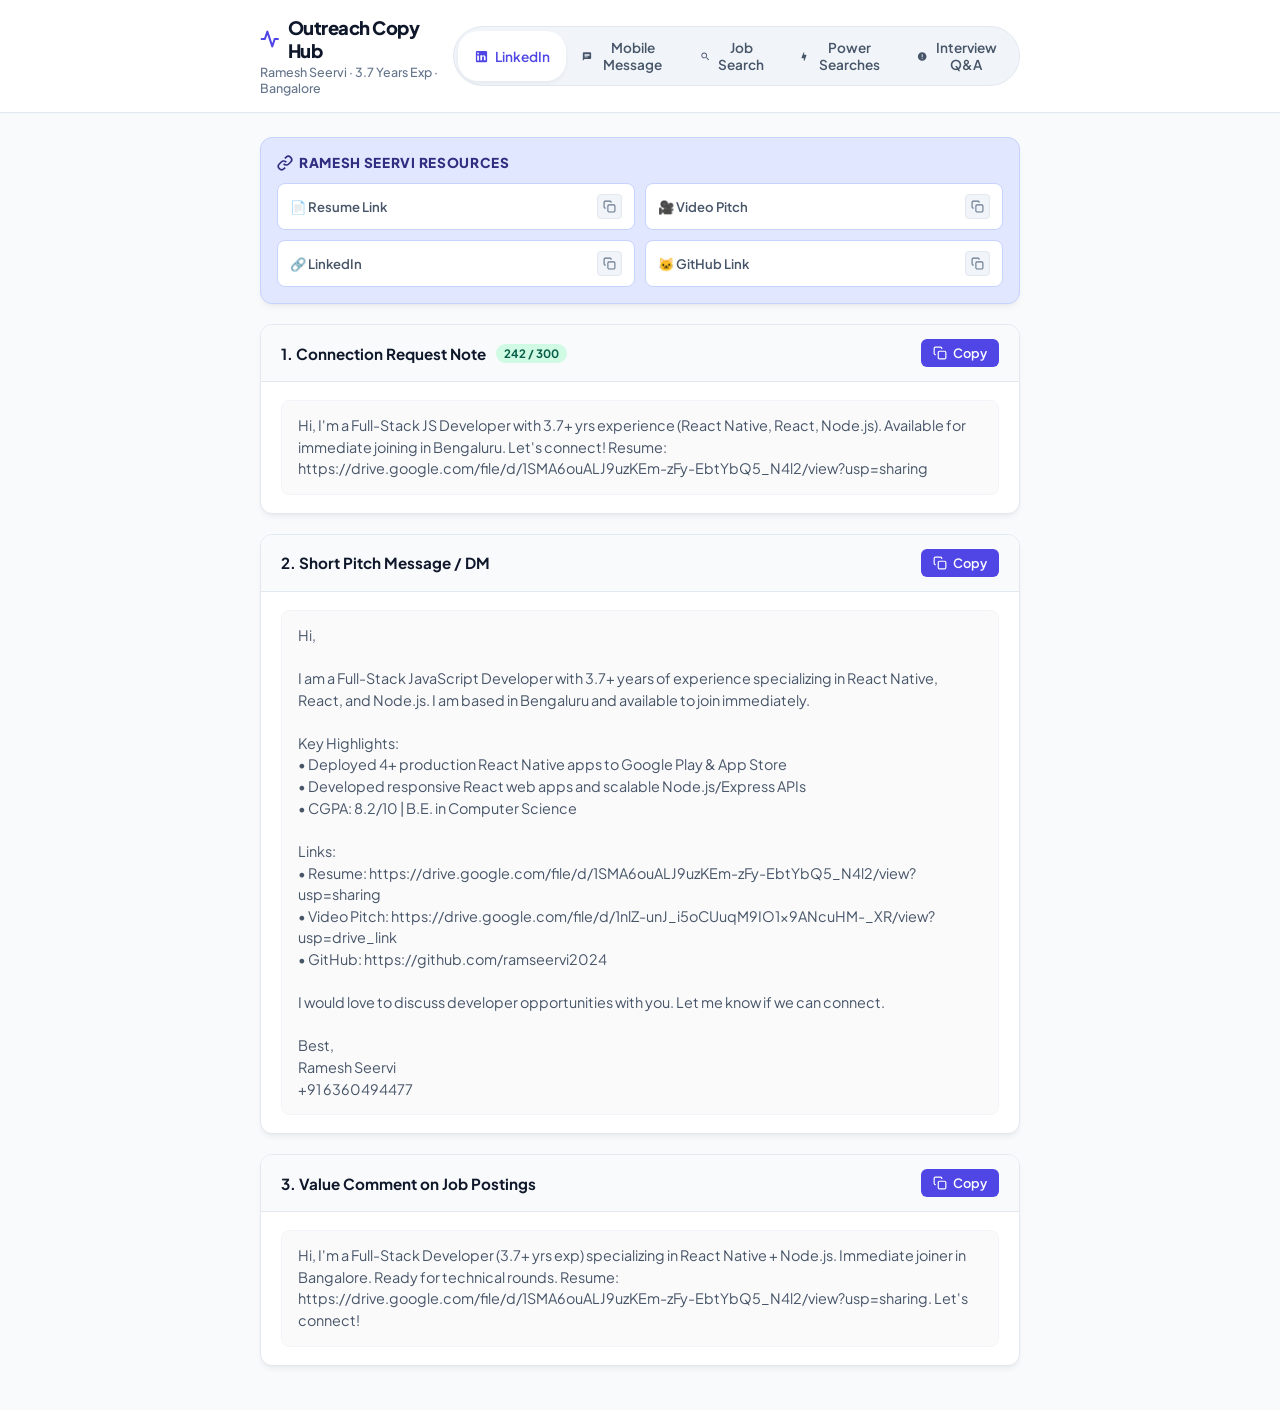
<file: copyaste-message.html>
<!DOCTYPE html>
<html lang="en">

<head>
  <meta charset="UTF-8">
  <meta name="viewport" content="width=device-width, initial-scale=1.0">
  <title>Outreach CRM & Toolkit | Ramesh Seervi</title>
  <link rel="preconnect" href="https://fonts.googleapis.com">
  <link rel="preconnect" href="https://fonts.gstatic.com" crossorigin>
  <link href="https://fonts.googleapis.com/css2?family=Plus+Jakarta+Sans:wght@300;400;500;600;700;800&display=swap"
    rel="stylesheet">
  <style>
    :root {
      --bg: #f8fafc;
      --panel: #ffffff;
      --border: #e2e8f0;
      --border-focus: #cbd5e1;
      --text: #0f172a;
      --text-muted: #64748b;
      --text-dim: #475569;
      --primary: #4f46e5;
      --primary-hover: #4338ca;
      --primary-glow: rgba(79, 70, 229, 0.08);
      --secondary: #10b981;
      --secondary-hover: #059669;
      --secondary-glow: rgba(16, 185, 129, 0.15);
      --accent: #8b5cf6;
      --radius: 12px;
      --radius-sm: 8px;
      --shadow: 0 4px 6px -1px rgba(0, 0, 0, 0.05), 0 2px 4px -2px rgba(0, 0, 0, 0.05);
      --font: 'Plus Jakarta Sans', sans-serif;
    }

    * {
      box-sizing: border-box;
      margin: 0;
      padding: 0;
    }

    body {
      font-family: var(--font);
      background-color: var(--bg);
      color: var(--text);
      min-height: 100vh;
      display: flex;
      flex-direction: column;
    }

    /* ── HEADER ── */
    header {
      background: var(--panel);
      border-bottom: 1px solid var(--border);
      position: sticky;
      top: 0;
      z-index: 100;
      box-shadow: 0 1px 3px rgba(0, 0, 0, 0.02);
    }

    .header-container {
      max-width: 800px;
      margin: 0 auto;
      padding: 16px 20px;
      display: flex;
      justify-content: space-between;
      align-items: center;
      width: 100%;
    }

    .logo-section {
      display: flex;
      flex-direction: column;
    }

    .logo-title {
      font-size: 1.15rem;
      font-weight: 800;
      color: var(--text);
      letter-spacing: -0.5px;
      display: flex;
      align-items: center;
      gap: 8px;
    }

    .logo-title svg {
      width: 20px;
      height: 20px;
      color: var(--primary);
    }

    .logo-subtitle {
      font-size: 0.78rem;
      color: var(--text-muted);
      font-weight: 500;
      margin-top: 2px;
    }

    /* ── TABS NAVIGATION ── */
    .tabs-nav {
      display: flex;
      background: #f1f5f9;
      padding: 4px;
      border-radius: 30px;
      border: 1px solid var(--border);
    }

    .tab-button {
      background: transparent;
      border: none;
      padding: 8px 16px;
      font-family: inherit;
      font-size: 0.85rem;
      font-weight: 600;
      color: var(--text-dim);
      border-radius: 20px;
      cursor: pointer;
      transition: all 0.2s;
      display: flex;
      align-items: center;
      gap: 6px;
    }

    .tab-button:hover {
      color: var(--text);
    }

    .tab-button.active {
      background: var(--panel);
      color: var(--primary);
      box-shadow: 0 2px 4px rgba(0, 0, 0, 0.05);
    }

    .tab-button svg {
      width: 15px;
      height: 15px;
    }

    /* ── LAYOUT CONTENT ── */
    .main-layout {
      max-width: 800px;
      width: 100%;
      margin: 0 auto;
      padding: 24px 20px;
      display: flex;
      flex-direction: column;
      gap: 24px;
      flex: 1;
    }

    /* ── RESOURCES CARD ── */
    .resources-card {
      background: #e0e7ff;
      border: 1px solid #c7d2fe;
      border-radius: var(--radius);
      padding: 16px;
      color: #312e81;
      box-shadow: var(--shadow);
    }

    .resources-title {
      font-size: 0.85rem;
      font-weight: 800;
      text-transform: uppercase;
      letter-spacing: 0.05em;
      margin-bottom: 12px;
      display: flex;
      align-items: center;
      gap: 6px;
    }

    .resources-grid {
      display: grid;
      grid-template-columns: repeat(2, 1fr);
      gap: 10px;
    }

    .resource-item {
      background: var(--panel);
      border: 1px solid #c7d2fe;
      border-radius: var(--radius-sm);
      padding: 10px 12px;
      display: flex;
      justify-content: space-between;
      align-items: center;
    }

    .resource-info {
      display: flex;
      align-items: center;
      gap: 8px;
      font-size: 0.82rem;
      font-weight: 600;
      color: var(--text-dim);
      text-decoration: none;
    }

    .resource-info:hover {
      color: var(--primary);
      text-decoration: underline;
    }

    .btn-link-copy {
      background: #f1f5f9;
      border: 1px solid var(--border);
      color: var(--text-muted);
      padding: 5px;
      border-radius: 4px;
      cursor: pointer;
      display: flex;
      align-items: center;
      justify-content: center;
      transition: all 0.2s;
    }

    .btn-link-copy:hover {
      background: var(--primary-glow);
      border-color: var(--primary);
      color: var(--primary);
    }

    .btn-link-copy svg {
      width: 13px;
      height: 13px;
    }

    /* ── TEMPLATE CARD ── */
    .tab-panel {
      display: none;
      animation: fadeIn 0.2s ease-out forwards;
    }

    .tab-panel.active {
      display: block;
    }

    @keyframes fadeIn {
      from {
        opacity: 0;
        transform: translateY(6px);
      }

      to {
        opacity: 1;
        transform: translateY(0);
      }
    }

    .tpl-card {
      background: var(--panel);
      border: 1px solid var(--border);
      border-radius: var(--radius);
      margin-bottom: 20px;
      box-shadow: var(--shadow);
      overflow: hidden;
    }

    .tpl-header {
      padding: 14px 20px;
      background: #f8fafc;
      border-bottom: 1px solid var(--border);
      display: flex;
      justify-content: space-between;
      align-items: center;
    }

    .tpl-title {
      font-size: 0.95rem;
      font-weight: 700;
      color: var(--text);
      display: flex;
      align-items: center;
      gap: 10px;
    }

    .char-badge {
      font-size: 0.72rem;
      font-weight: 700;
      padding: 2px 8px;
      border-radius: 12px;
    }

    .char-badge.green {
      background: #d1fae5;
      color: #065f46;
    }

    .char-badge.warn {
      background: #fef3c7;
      color: #92400e;
    }

    .char-badge.danger {
      background: #fee2e2;
      color: #991b1b;
    }

    .action-buttons {
      display: flex;
      gap: 8px;
    }

    .btn-copy {
      background: var(--primary);
      border: none;
      color: white;
      padding: 6px 12px;
      font-family: inherit;
      font-size: 0.8rem;
      font-weight: 600;
      border-radius: 6px;
      cursor: pointer;
      display: flex;
      align-items: center;
      gap: 6px;
      transition: background 0.15s;
    }

    .btn-copy:hover {
      background: var(--primary-hover);
    }

    .btn-copy svg {
      width: 14px;
      height: 14px;
    }

    .tpl-body {
      padding: 18px 20px;
    }

    .tpl-preview {
      background: #fafafa;
      border: 1px solid #f1f5f9;
      border-radius: var(--radius-sm);
      padding: 14px 16px;
      font-family: inherit;
      font-size: 0.9rem;
      line-height: 1.5;
      color: var(--text-dim);
      white-space: pre-wrap;
      overflow-x: auto;
    }

    /* ── BOOLEAN GENERATOR ── */
    .search-row {
      display: grid;
      grid-template-columns: 1fr 1fr;
      gap: 16px;
      margin-bottom: 16px;
    }

    textarea.input-styled,
    select.input-styled,
    input.input-styled {
      width: 100%;
      background: #f8fafc;
      border: 1px solid var(--border);
      border-radius: var(--radius-sm);
      padding: 10px 14px;
      font-family: inherit;
      font-size: 0.88rem;
      font-weight: 500;
      outline: none;
      transition: all 0.2s;
    }

    textarea.input-styled:focus,
    select.input-styled:focus,
    input.input-styled:focus {
      border-color: var(--primary);
      background: var(--panel);
      box-shadow: 0 0 0 2px var(--primary-glow);
    }

    /* ── TAGS ── */
    .tag-container {
      display: flex;
      flex-wrap: wrap;
      gap: 8px;
      margin-top: 8px;
    }

    .keyword-tag {
      background: #f1f5f9;
      border: 1px solid var(--border);
      color: var(--text-dim);
      padding: 5px 12px;
      border-radius: 20px;
      font-size: 0.78rem;
      font-weight: 600;
      cursor: pointer;
      transition: all 0.2s;
    }

    .keyword-tag:hover {
      background: var(--primary-glow);
      border-color: var(--primary);
      color: var(--primary);
    }

    /* ── TOAST ── */
    .toast-box {
      position: fixed;
      bottom: 24px;
      right: 24px;
      background: #0f172a;
      color: white;
      padding: 12px 20px;
      border-radius: var(--radius-sm);
      font-size: 0.85rem;
      font-weight: 600;
      box-shadow: 0 10px 25px rgba(0, 0, 0, 0.1);
      display: flex;
      align-items: center;
      gap: 8px;
      transform: translateY(100px);
      opacity: 0;
      transition: all 0.25s cubic-bezier(0.34, 1.56, 0.64, 1);
      z-index: 1000;
    }

    .toast-box.show {
      transform: translateY(0);
      opacity: 1;
    }

    .toast-indicator {
      width: 6px;
      height: 6px;
      background: var(--secondary);
      border-radius: 50%;
    }

    /* ── CHECKLIST ── */
    .chk-list {
      display: flex;
      flex-direction: column;
      gap: 10px;
    }

    .chk-item {
      display: flex;
      align-items: center;
      gap: 10px;
      padding: 12px 14px;
      background: #f8fafc;
      border: 1px solid var(--border);
      border-radius: var(--radius-sm);
      cursor: pointer;
      font-size: 0.88rem;
      font-weight: 500;
      transition: all 0.15s;
    }

    .chk-item:hover {
      border-color: var(--border-focus);
    }

    .chk-item.checked {
      background: #f0fdf4;
      border-color: #bbf7d0;
      color: var(--text-muted);
      text-decoration: line-through;
    }

    .chk-box {
      width: 16px;
      height: 16px;
      border: 2px solid var(--text-muted);
      border-radius: 4px;
      display: flex;
      align-items: center;
      justify-content: center;
    }

    .chk-item.checked .chk-box {
      background: var(--secondary);
      border-color: var(--secondary);
    }

    .chk-box svg {
      width: 10px;
      height: 10px;
      fill: none;
      stroke: white;
      stroke-width: 3px;
      display: none;
    }

    .chk-item.checked .chk-box svg {
      display: block;
    }

    /* ── POWER SEARCH PLATFORM STYLES ── */
    .platform-grid {
      display: grid;
      grid-template-columns: repeat(3, 1fr);
      gap: 12px;
      margin-bottom: 16px;
    }

    .platform-box {
      background: #f8fafc;
      border: 1px solid var(--border);
      border-radius: var(--radius-sm);
      padding: 12px;
      display: flex;
      flex-direction: column;
      gap: 8px;
    }

    .platform-name {
      font-size: 0.8rem;
      font-weight: 700;
      color: var(--text-dim);
      display: flex;
      align-items: center;
      gap: 6px;
      text-transform: uppercase;
      letter-spacing: 0.05em;
    }

    .platform-query-input {
      font-family: monospace;
      font-size: 0.75rem;
      background: white !important;
      border: 1px solid var(--border) !important;
      border-radius: 4px;
      padding: 6px 8px;
      width: 100%;
      box-sizing: border-box;
      outline: none;
      white-space: nowrap;
      overflow: hidden;
      text-overflow: ellipsis;
    }

    .platform-actions {
      display: flex;
      gap: 6px;
    }

    .btn-plat-action {
      flex: 1;
      padding: 6px;
      font-size: 0.75rem;
      font-weight: 600;
      border-radius: 4px;
      cursor: pointer;
      display: flex;
      align-items: center;
      justify-content: center;
      gap: 4px;
      transition: all 0.2s;
    }

    .btn-plat-copy {
      background: white;
      border: 1px solid var(--border);
      color: var(--text-dim);
    }

    .btn-plat-copy:hover {
      background: var(--primary-glow);
      border-color: var(--primary);
      color: var(--primary);
    }

    .btn-plat-launch {
      background: var(--text);
      border: none;
      color: white;
    }

    .btn-plat-launch:hover {
      background: #1e293b;
    }

    @media (max-width: 768px) {
      .platform-grid {
        grid-template-columns: 1fr;
      }
    }

    @media (max-width: 600px) {
      .header-container {
        flex-direction: column;
        gap: 12px;
        align-items: flex-start;
      }

      .tabs-nav {
        width: 100%;
        overflow-x: auto;
        white-space: nowrap;
        -webkit-overflow-scrolling: touch;
      }
    }

    /* ── INTERVIEW Q&A TAB STYLES ── */
    .search-wrapper {
      position: relative;
      margin-bottom: 20px;
    }

    .search-input {
      width: 100%;
      padding: 14px 16px 14px 44px;
      font-size: 0.95rem;
      background: var(--panel);
      border: 1px solid var(--border);
      border-radius: 12px;
      color: var(--text);
      transition: all 0.3s ease;
      box-sizing: border-box;
    }

    .search-input:focus {
      outline: none;
      border-color: var(--primary);
      box-shadow: 0 0 0 3px rgba(99, 102, 241, 0.15);
    }

    .search-icon {
      position: absolute;
      left: 16px;
      top: 50%;
      transform: translateY(-50%);
      width: 18px;
      height: 18px;
      color: var(--text-dim);
      pointer-events: none;
    }

    .filter-container {
      display: flex;
      flex-wrap: wrap;
      gap: 8px;
      margin-bottom: 24px;
    }

    .filter-pill {
      background: var(--bg);
      border: 1px solid var(--border);
      color: var(--text-dim);
      padding: 8px 16px;
      border-radius: 20px;
      font-size: 0.85rem;
      font-weight: 600;
      cursor: pointer;
      transition: all 0.2s ease;
    }

    .filter-pill:hover {
      border-color: var(--primary);
      color: var(--text);
    }

    .filter-pill.active {
      background: var(--primary);
      border-color: var(--primary);
      color: #fff;
    }

    .qa-card {
      background: var(--panel);
      border: 1px solid var(--border);
      border-radius: 12px;
      margin-bottom: 16px;
      overflow: hidden;
      transition: all 0.3s cubic-bezier(0.4, 0, 0.2, 1);
    }

    .qa-card:hover {
      transform: translateY(-2px);
      box-shadow: 0 8px 30px rgba(0, 0, 0, 0.12);
      border-color: var(--primary-light);
    }

    .qa-header {
      padding: 16px 20px;
      display: flex;
      justify-content: space-between;
      align-items: center;
      cursor: pointer;
      user-select: none;
      background: rgba(255, 255, 255, 0.01);
    }

    .qa-title-group {
      display: flex;
      align-items: center;
      gap: 12px;
      flex: 1;
    }

    .qa-category-badge {
      font-size: 0.7rem;
      font-weight: 700;
      text-transform: uppercase;
      padding: 2px 8px;
      border-radius: 6px;
      white-space: nowrap;
    }

    .badge-rn {
      background: #fee2e2;
      color: #991b1b;
    }

    .badge-react {
      background: #e0f2fe;
      color: #0369a1;
    }

    .badge-node {
      background: #dcfce7;
      color: #166534;
    }

    .badge-js {
      background: #fef3c7;
      color: #92400e;
    }

    .badge-hr {
      background: #f3e8ff;
      color: #6b21a8;
    }

    .badge-portal {
      background: #e0e7ff;
      color: #3730a3;
    }

    .qa-question {
      font-size: 0.95rem;
      font-weight: 700;
      color: var(--text);
      line-height: 1.4;
    }

    .qa-toggle-icon {
      width: 20px;
      height: 20px;
      color: var(--text-dim);
      transition: transform 0.3s ease;
      margin-left: 12px;
      flex-shrink: 0;
    }

    .qa-card.open .qa-toggle-icon {
      transform: rotate(180deg);
    }

    .qa-body {
      max-height: 0;
      overflow: hidden;
      transition: max-height 0.3s cubic-bezier(0.4, 0, 0.2, 1);
    }

    .qa-content {
      padding: 0 20px 20px 20px;
      border-top: 1px solid var(--border-light);
      margin-top: 0;
    }

    .qa-answer-label {
      font-size: 0.78rem;
      font-weight: 700;
      color: var(--text-dim);
      margin-top: 14px;
      margin-bottom: 6px;
      display: flex;
      justify-content: space-between;
      align-items: center;
    }

    .qa-answer-box {
      font-family: 'JetBrains Mono', 'Fira Code', 'Courier New', monospace;
      font-size: 0.88rem;
      background: var(--bg);
      border: 1px solid var(--border);
      border-radius: 8px;
      padding: 12px 16px;
      color: var(--text-bright);
      line-height: 1.5;
      white-space: pre-wrap;
      word-break: break-word;
      position: relative;
    }

    .highlight {
      background: rgba(234, 179, 8, 0.2);
      color: #facc15;
      padding: 1px 3px;
      border-radius: 3px;
      font-weight: 700;
    }
  </style>
</head>

<body>

  <!-- ── HEADER & NAVIGATION ── -->
  <header>
    <div class="header-container">
      <div class="logo-section">
        <div class="logo-title">
          <svg viewBox="0 0 24 24" fill="none" stroke="currentColor" stroke-width="2.5" stroke-linecap="round"
            stroke-linejoin="round">
            <polyline points="22 12 18 12 15 21 9 3 6 12 2 12"></polyline>
          </svg>
          Outreach Copy Hub
        </div>
        <div class="logo-subtitle">Ramesh Seervi · 3.7 Years Exp · Bangalore</div>
      </div>

      <div class="tabs-nav">
        <button class="tab-button active" data-tab="linkedin">
          <svg fill="currentColor" viewBox="0 0 24 24">
            <path
              d="M19 3a2 2 0 0 1 2 2v14a2 2 0 0 1-2 2H5a2 2 0 0 1-2-2V5a2 2 0 0 1 2-2h14m-.5 15.5v-5.3a3.26 3.26 0 0 0-3.26-3.26c-.85 0-1.84.52-2.32 1.3v-1.11h-2.8v8h2.8v-4.87c0-.26.05-.5.14-.69a1.62 1.62 0 0 1 1.48-1.08c.75 0 1.3.58 1.3 1.42v5.22h2.8M6.5 8.37a1.37 1.37 0 0 0 1.38-1.37c0-.76-.62-1.38-1.38-1.38A1.37 1.37 0 0 0 5.1 7c0 .75.62 1.37 1.4 1.37m1.4 10.13V10.5h-2.8v8h2.8z" />
          </svg>
          LinkedIn
        </button>
        <button class="tab-button" data-tab="mobile">
          <svg fill="currentColor" viewBox="0 0 24 24">
            <path
              d="M20 2H4c-1.1 0-1.99.9-1.99 2L2 22l4-4h14c1.1 0 2-.9 2-2V4c0-1.1-.9-2-2-2zM6 9h12v2H6V9zm8 5H6v-2h8v2zm4-6H6V6h12v2z" />
          </svg>
          Mobile Message
        </button>
        <button class="tab-button" data-tab="search">
          <svg fill="currentColor" viewBox="0 0 24 24">
            <path
              d="M15.5 14h-.79l-.28-.27C15.41 12.59 16 11.11 16 9.5 16 5.91 13.09 3 9.5 3S3 5.91 3 9.5 5.91 16 9.5 16c1.61 0 3.09-.59 4.23-1.57l.27.28v.79l5 4.99L20.49 19l-4.99-5zm-6 0C7.01 14 5 11.99 5 9.5S7.01 5 9.5 5 14 7.01 14 9.5 11.99 14 9.5 14z" />
          </svg>
          Job Search
        </button>
        <button class="tab-button" data-tab="power-search">
          <svg fill="currentColor" viewBox="0 0 24 24">
            <path
              d="M13.13 22.19L11.5 22l.25-5.5H7.5c-.83 0-1.5-.67-1.5-1.5 0-.25.06-.48.18-.69L10.87 2.19 12.5 2l-.25 5.5H16.5c.83 0 1.5.67 1.5 1.5 0 .25-.06.48-.18.69L13.13 22.19z" />
          </svg>
          Power Searches
        </button>
        <button class="tab-button" data-tab="interview-qa">
          <svg fill="currentColor" viewBox="0 0 24 24">
            <path
              d="M12 2C6.48 2 2 6.48 2 12s4.48 10 10 10 10-4.48 10-10S17.52 2 12 2zm1 16h-2v-2h2v2zm0-4h-2V7h2v7z" />
          </svg>
          Interview Q&A
        </button>
      </div>
    </div>
  </header>

  <!-- ── MAIN CRM GRID LAYOUT ── -->
  <div class="main-layout">

    <!-- ── TAB: LINKEDIN ── -->
    <div class="tab-panel active" id="panel-linkedin">
      <!-- Common Resources embedded in tab -->
      <div class="resources-card" style="margin-bottom: 20px;">
        <div class="resources-title">
          <svg viewBox="0 0 24 24" fill="none" stroke="currentColor" stroke-width="2.5" style="width:16px;height:16px;">
            <path d="M10 13a5 5 0 0 0 7.54.54l3-3a5 5 0 0 0-7.07-7.07l-1.72 1.71"></path>
            <path d="M14 11a5 5 0 0 0-7.54-.54l-3 3a5 5 0 0 0 7.07 7.07l1.71-1.71"></path>
          </svg>
          Ramesh Seervi Resources
        </div>
        <div class="resources-grid">
          <div class="resource-item">
            <a class="resource-info"
              href="https://drive.google.com/file/d/1SMA6ouALJ9uzKEm-zFy-EbtYbQ5_N4l2/view?usp=sharing"
              target="_blank">📄 Resume Link</a>
            <button class="btn-link-copy"
              onclick="copyText('https://drive.google.com/file/d/1SMA6ouALJ9uzKEm-zFy-EbtYbQ5_N4l2/view?usp=sharing')"
              title="Copy Link"><svg fill="none" stroke="currentColor" stroke-width="2" viewBox="0 0 24 24">
                <rect x="9" y="9" width="13" height="13" rx="2" ry="2"></rect>
                <path d="M5 15H4a2 2 0 0 1-2-2V4a2 2 0 0 1 2-2h9a2 2 0 0 1 2 2v1"></path>
              </svg></button>
          </div>
          <div class="resource-item">
            <a class="resource-info"
              href="https://drive.google.com/file/d/1nlZ-unJ_i5oCUuqM9IO1x9ANcuHM-_XR/view?usp=drive_link"
              target="_blank">🎥 Video Pitch</a>
            <button class="btn-link-copy"
              onclick="copyText('https://drive.google.com/file/d/1nlZ-unJ_i5oCUuqM9IO1x9ANcuHM-_XR/view?usp=drive_link')"
              title="Copy Link"><svg fill="none" stroke="currentColor" stroke-width="2" viewBox="0 0 24 24">
                <rect x="9" y="9" width="13" height="13" rx="2" ry="2"></rect>
                <path d="M5 15H4a2 2 0 0 1-2-2V4a2 2 0 0 1 2-2h9a2 2 0 0 1 2 2v1"></path>
              </svg></button>
          </div>
          <div class="resource-item">
            <a class="resource-info" href="https://www.linkedin.com/in/ramesh-seervi-3976802b0" target="_blank">🔗
              LinkedIn</a>
            <button class="btn-link-copy" onclick="copyText('https://www.linkedin.com/in/ramesh-seervi-3976802b0')"
              title="Copy Link"><svg fill="none" stroke="currentColor" stroke-width="2" viewBox="0 0 24 24">
                <rect x="9" y="9" width="13" height="13" rx="2" ry="2"></rect>
                <path d="M5 15H4a2 2 0 0 1-2-2V4a2 2 0 0 1 2-2h9a2 2 0 0 1 2 2v1"></path>
              </svg></button>
          </div>
          <div class="resource-item">
            <a class="resource-info" href="https://github.com/ramseervi2024" target="_blank">🐱 GitHub Link</a>
            <button class="btn-link-copy" onclick="copyText('https://github.com/ramseervi2024')" title="Copy Link"><svg
                fill="none" stroke="currentColor" stroke-width="2" viewBox="0 0 24 24">
                <rect x="9" y="9" width="13" height="13" rx="2" ry="2"></rect>
                <path d="M5 15H4a2 2 0 0 1-2-2V4a2 2 0 0 1 2-2h9a2 2 0 0 1 2 2v1"></path>
              </svg></button>
          </div>
        </div>
      </div>

      <!-- Template 1 -->
      <div class="tpl-card">
        <div class="tpl-header">
          <span class="tpl-title">
            1. Connection Request Note
            <span class="char-badge green" id="badge-li-req">0 / 300</span>
          </span>
          <div class="action-buttons">
            <button class="btn-copy" onclick="copyVal('li-req')">
              <svg fill="none" stroke="currentColor" stroke-width="2" viewBox="0 0 24 24">
                <rect x="9" y="9" width="13" height="13" rx="2" ry="2"></rect>
                <path d="M5 15H4a2 2 0 0 1-2-2V4a2 2 0 0 1 2-2h9a2 2 0 0 1 2 2v1"></path>
              </svg>
              Copy
            </button>
          </div>
        </div>
        <div class="tpl-body">
          <div class="tpl-preview" id="preview-li-req"></div>
        </div>
      </div>

      <!-- Template 2 -->
      <div class="tpl-card">
        <div class="tpl-header">
          <span class="tpl-title">2. Short Pitch Message / DM</span>
          <div class="action-buttons">
            <button class="btn-copy" onclick="copyVal('li-dm')">
              <svg fill="none" stroke="currentColor" stroke-width="2" viewBox="0 0 24 24">
                <rect x="9" y="9" width="13" height="13" rx="2" ry="2"></rect>
                <path d="M5 15H4a2 2 0 0 1-2-2V4a2 2 0 0 1 2-2h9a2 2 0 0 1 2 2v1"></path>
              </svg>
              Copy
            </button>
          </div>
        </div>
        <div class="tpl-body">
          <div class="tpl-preview" id="preview-li-dm"></div>
        </div>
      </div>

      <!-- Template 3 -->
      <div class="tpl-card">
        <div class="tpl-header">
          <span class="tpl-title">3. Value Comment on Job Postings</span>
          <div class="action-buttons">
            <button class="btn-copy" onclick="copyVal('li-comment')">
              <svg fill="none" stroke="currentColor" stroke-width="2" viewBox="0 0 24 24">
                <rect x="9" y="9" width="13" height="13" rx="2" ry="2"></rect>
                <path d="M5 15H4a2 2 0 0 1-2-2V4a2 2 0 0 1 2-2h9a2 2 0 0 1 2 2v1"></path>
              </svg>
              Copy
            </button>
          </div>
        </div>
        <div class="tpl-body">
          <div class="tpl-preview" id="preview-li-comment"></div>
        </div>
      </div>
    </div>

    <!-- ── TAB: MOBILE MESSAGE ── -->
    <div class="tab-panel" id="panel-mobile">
      <!-- Common Resources embedded in tab -->
      <div class="resources-card" style="margin-bottom: 20px;">
        <div class="resources-title">
          <svg viewBox="0 0 24 24" fill="none" stroke="currentColor" stroke-width="2.5" style="width:16px;height:16px;">
            <path d="M10 13a5 5 0 0 0 7.54.54l3-3a5 5 0 0 0-7.07-7.07l-1.72 1.71"></path>
            <path d="M14 11a5 5 0 0 0-7.54-.54l-3 3a5 5 0 0 0 7.07 7.07l1.71-1.71"></path>
          </svg>
          Ramesh Seervi Resources
        </div>
        <div class="resources-grid">
          <div class="resource-item">
            <a class="resource-info"
              href="https://drive.google.com/file/d/1SMA6ouALJ9uzKEm-zFy-EbtYbQ5_N4l2/view?usp=sharing"
              target="_blank">📄 Resume Link</a>
            <button class="btn-link-copy"
              onclick="copyText('https://drive.google.com/file/d/1SMA6ouALJ9uzKEm-zFy-EbtYbQ5_N4l2/view?usp=sharing')"
              title="Copy Link"><svg fill="none" stroke="currentColor" stroke-width="2" viewBox="0 0 24 24">
                <rect x="9" y="9" width="13" height="13" rx="2" ry="2"></rect>
                <path d="M5 15H4a2 2 0 0 1-2-2V4a2 2 0 0 1 2-2h9a2 2 0 0 1 2 2v1"></path>
              </svg></button>
          </div>
          <div class="resource-item">
            <a class="resource-info"
              href="https://drive.google.com/file/d/1nlZ-unJ_i5oCUuqM9IO1x9ANcuHM-_XR/view?usp=drive_link"
              target="_blank">🎥 Video Pitch</a>
            <button class="btn-link-copy"
              onclick="copyText('https://drive.google.com/file/d/1nlZ-unJ_i5oCUuqM9IO1x9ANcuHM-_XR/view?usp=drive_link')"
              title="Copy Link"><svg fill="none" stroke="currentColor" stroke-width="2" viewBox="0 0 24 24">
                <rect x="9" y="9" width="13" height="13" rx="2" ry="2"></rect>
                <path d="M5 15H4a2 2 0 0 1-2-2V4a2 2 0 0 1 2-2h9a2 2 0 0 1 2 2v1"></path>
              </svg></button>
          </div>
          <div class="resource-item">
            <a class="resource-info" href="https://www.linkedin.com/in/ramesh-seervi-3976802b0" target="_blank">🔗
              LinkedIn</a>
            <button class="btn-link-copy" onclick="copyText('https://www.linkedin.com/in/ramesh-seervi-3976802b0')"
              title="Copy Link"><svg fill="none" stroke="currentColor" stroke-width="2" viewBox="0 0 24 24">
                <rect x="9" y="9" width="13" height="13" rx="2" ry="2"></rect>
                <path d="M5 15H4a2 2 0 0 1-2-2V4a2 2 0 0 1 2-2h9a2 2 0 0 1 2 2v1"></path>
              </svg></button>
          </div>
          <div class="resource-item">
            <a class="resource-info" href="https://github.com/ramseervi2024" target="_blank">🐱 GitHub Link</a>
            <button class="btn-link-copy" onclick="copyText('https://github.com/ramseervi2024')" title="Copy Link"><svg
                fill="none" stroke="currentColor" stroke-width="2" viewBox="0 0 24 24">
                <rect x="9" y="9" width="13" height="13" rx="2" ry="2"></rect>
                <path d="M5 15H4a2 2 0 0 1-2-2V4a2 2 0 0 1 2-2h9a2 2 0 0 1 2 2v1"></path>
              </svg></button>
          </div>
        </div>
      </div>

      <!-- Template 1 -->
      <div class="tpl-card">
        <div class="tpl-header">
          <span class="tpl-title">1. Recruiter WhatsApp Outreach Pitch</span>
          <div class="action-buttons">
            <button class="btn-copy" onclick="copyVal('wa-pitch')">
              <svg fill="none" stroke="currentColor" stroke-width="2" viewBox="0 0 24 24">
                <rect x="9" y="9" width="13" height="13" rx="2" ry="2"></rect>
                <path d="M5 15H4a2 2 0 0 1-2-2V4a2 2 0 0 1 2-2h9a2 2 0 0 1 2 2v1"></path>
              </svg>
              Copy
            </button>
          </div>
        </div>
        <div class="tpl-body">
          <div class="tpl-preview" id="preview-wa-pitch"></div>
        </div>
      </div>

      <!-- Template 2 -->
      <div class="tpl-card">
        <div class="tpl-header">
          <span class="tpl-title">2. Naukri Direct Message Pitch</span>
          <div class="action-buttons">
            <button class="btn-copy" onclick="copyVal('naukri-pitch')">
              <svg fill="none" stroke="currentColor" stroke-width="2" viewBox="0 0 24 24">
                <rect x="9" y="9" width="13" height="13" rx="2" ry="2"></rect>
                <path d="M5 15H4a2 2 0 0 1-2-2V4a2 2 0 0 1 2-2h9a2 2 0 0 1 2 2v1"></path>
              </svg>
              Copy
            </button>
          </div>
        </div>
        <div class="tpl-body">
          <div class="tpl-preview" id="preview-naukri-pitch"></div>
        </div>
      </div>

      <!-- Template 3 -->
      <div class="tpl-card">
        <div class="tpl-header">
          <span class="tpl-title">3. Short Mobile Text / SMS Pitch</span>
          <div class="action-buttons">
            <button class="btn-copy" onclick="copyVal('sms-pitch')">
              <svg fill="none" stroke="currentColor" stroke-width="2" viewBox="0 0 24 24">
                <rect x="9" y="9" width="13" height="13" rx="2" ry="2"></rect>
                <path d="M5 15H4a2 2 0 0 1-2-2V4a2 2 0 0 1 2-2h9a2 2 0 0 1 2 2v1"></path>
              </svg>
              Copy
            </button>
          </div>
        </div>
        <div class="tpl-body">
          <div class="tpl-preview" id="preview-sms-pitch"></div>
        </div>
      </div>

      <!-- Template 4 -->
      <div class="tpl-card">
        <div class="tpl-header">
          <span class="tpl-title">4. Common Cover Letter</span>
          <div class="action-buttons">
            <button class="btn-copy" onclick="copyVal('cover-letter')">
              <svg fill="none" stroke="currentColor" stroke-width="2" viewBox="0 0 24 24">
                <rect x="9" y="9" width="13" height="13" rx="2" ry="2"></rect>
                <path d="M5 15H4a2 2 0 0 1-2-2V4a2 2 0 0 1 2-2h9a2 2 0 0 1 2 2v1"></path>
              </svg>
              Copy
            </button>
          </div>
        </div>
        <div class="tpl-body">
          <div class="tpl-preview" id="preview-cover-letter"></div>
        </div>
      </div>
    </div>

    <!-- ── TAB: JOB SEARCH ── -->
    <div class="tab-panel" id="panel-search">
      <!-- Common Resources embedded in tab -->
      <div class="resources-card" style="margin-bottom: 20px;">
        <div class="resources-title">
          <svg viewBox="0 0 24 24" fill="none" stroke="currentColor" stroke-width="2.5" style="width:16px;height:16px;">
            <path d="M10 13a5 5 0 0 0 7.54.54l3-3a5 5 0 0 0-7.07-7.07l-1.72 1.71"></path>
            <path d="M14 11a5 5 0 0 0-7.54-.54l-3 3a5 5 0 0 0 7.07 7.07l1.71-1.71"></path>
          </svg>
          Ramesh Seervi Resources
        </div>
        <div class="resources-grid">
          <div class="resource-item">
            <a class="resource-info"
              href="https://drive.google.com/file/d/1SMA6ouALJ9uzKEm-zFy-EbtYbQ5_N4l2/view?usp=sharing"
              target="_blank">📄 Resume Link</a>
            <button class="btn-link-copy"
              onclick="copyText('https://drive.google.com/file/d/1SMA6ouALJ9uzKEm-zFy-EbtYbQ5_N4l2/view?usp=sharing')"
              title="Copy Link"><svg fill="none" stroke="currentColor" stroke-width="2" viewBox="0 0 24 24">
                <rect x="9" y="9" width="13" height="13" rx="2" ry="2"></rect>
                <path d="M5 15H4a2 2 0 0 1-2-2V4a2 2 0 0 1 2-2h9a2 2 0 0 1 2 2v1"></path>
              </svg></button>
          </div>
          <div class="resource-item">
            <a class="resource-info"
              href="https://drive.google.com/file/d/1nlZ-unJ_i5oCUuqM9IO1x9ANcuHM-_XR/view?usp=drive_link"
              target="_blank">🎥 Video Pitch</a>
            <button class="btn-link-copy"
              onclick="copyText('https://drive.google.com/file/d/1nlZ-unJ_i5oCUuqM9IO1x9ANcuHM-_XR/view?usp=drive_link')"
              title="Copy Link"><svg fill="none" stroke="currentColor" stroke-width="2" viewBox="0 0 24 24">
                <rect x="9" y="9" width="13" height="13" rx="2" ry="2"></rect>
                <path d="M5 15H4a2 2 0 0 1-2-2V4a2 2 0 0 1 2-2h9a2 2 0 0 1 2 2v1"></path>
              </svg></button>
          </div>
          <div class="resource-item">
            <a class="resource-info" href="https://www.linkedin.com/in/ramesh-seervi-3976802b0" target="_blank">🔗
              LinkedIn</a>
            <button class="btn-link-copy" onclick="copyText('https://www.linkedin.com/in/ramesh-seervi-3976802b0')"
              title="Copy Link"><svg fill="none" stroke="currentColor" stroke-width="2" viewBox="0 0 24 24">
                <rect x="9" y="9" width="13" height="13" rx="2" ry="2"></rect>
                <path d="M5 15H4a2 2 0 0 1-2-2V4a2 2 0 0 1 2-2h9a2 2 0 0 1 2 2v1"></path>
              </svg></button>
          </div>
          <div class="resource-item">
            <a class="resource-info" href="https://github.com/ramseervi2024" target="_blank">🐱 GitHub Link</a>
            <button class="btn-link-copy" onclick="copyText('https://github.com/ramseervi2024')" title="Copy Link"><svg
                fill="none" stroke="currentColor" stroke-width="2" viewBox="0 0 24 24">
                <rect x="9" y="9" width="13" height="13" rx="2" ry="2"></rect>
                <path d="M5 15H4a2 2 0 0 1-2-2V4a2 2 0 0 1 2-2h9a2 2 0 0 1 2 2v1"></path>
              </svg></button>
          </div>
        </div>
      </div>

      <!-- Boolean Search -->
      <div class="tpl-card">
        <div class="tpl-header">
          <span class="tpl-title">Boolean Query Builder</span>
        </div>
        <div class="tpl-body">
          <div class="search-row">
            <div class="input-group">
              <label>Job Titles (OR)</label>
              <input type="text" id="b-roles" value='"React Native" OR "React.js" OR "React Developer"'>
            </div>
            <div class="input-group">
              <label>Location/Status</label>
              <input type="text" id="b-loc" value='"Bengaluru" OR "Bangalore" OR "Remote"'>
            </div>
          </div>
          <div class="search-row">
            <div class="input-group">
              <label>Target People (OR)</label>
              <input type="text" id="b-rec" value='"Technical Recruiter" OR "Hiring Manager" OR "Founder"'>
            </div>
            <div class="input-group">
              <label>Search Platform Filter</label>
              <select class="input-styled" id="b-plat">
                <option value="li-profiles">Google Search for LinkedIn Profiles</option>
                <option value="li-posts">Google Search for active hiring posts</option>
              </select>
            </div>
          </div>

          <textarea id="booleanOutput" class="input-styled"
            style="height: 80px; font-family: monospace; font-size: 0.82rem; margin-bottom: 12px;" readonly></textarea>

          <div style="display:flex; gap:10px;">
            <button class="btn-copy" style="flex:1; justify-content:center;" id="btnCopyBool">Copy Search
              String</button>
            <button class="btn-copy" style="flex:1; justify-content:center; background:#1e293b;"
              id="btnLaunchBool">Search on Google</button>
          </div>
        </div>
      </div>

      <!-- Recruiter Boolean Library -->
      <div class="tpl-card">
        <div class="tpl-header">
          <span class="tpl-title">Ready-to-Use Recruiter X-Ray Finder</span>
        </div>
        <div class="tpl-body">
          <p style="font-size:0.8rem; color:var(--text-muted); margin-bottom: 12px;">X-Ray search LinkedIn to find
            decision-makers hiring for React/React Native in Bangalore:</p>

          <div style="display:flex; flex-direction:column; gap:12px;">
            <!-- Row 1 -->
            <div
              style="background:#fafafa; border:1px solid var(--border); padding:10px; border-radius:var(--radius-sm); display:flex; flex-direction:column; gap:6px;">
              <span style="font-size:0.78rem; font-weight:700; color:var(--text-dim);">1. Tech Recruiters &amp; Talent
                Acquisition (Bangalore)</span>
              <input type="text" class="platform-query-input" id="rec-bool-1" readonly
                value='site:linkedin.com/in/ AND ("Technical Recruiter" OR "Talent Acquisition" OR "HR Recruiter") AND ("React Native" OR "React.js") AND ("Bangalore" OR "Bengaluru")'>
              <div style="display:flex; gap:6px;">
                <button class="btn-plat-action btn-plat-copy" style="padding:4px;"
                  onclick="copyText(document.getElementById('rec-bool-1').value, 'Query copied!')">Copy Query</button>
                <button class="btn-plat-action btn-plat-launch" style="padding:4px;"
                  onclick="window.open('https://www.google.com/search?q=' + encodeURIComponent(document.getElementById('rec-bool-1').value), '_blank')">Launch
                  on Google</button>
              </div>
            </div>

            <!-- Row 2 -->
            <div
              style="background:#fafafa; border:1px solid var(--border); padding:10px; border-radius:var(--radius-sm); display:flex; flex-direction:column; gap:6px;">
              <span style="font-size:0.78rem; font-weight:700; color:var(--text-dim);">2. Startup Founders &amp; CTOs
                (Bangalore/Remote)</span>
              <input type="text" class="platform-query-input" id="rec-bool-2" readonly
                value='site:linkedin.com/in/ AND ("Founder" OR "Co-Founder" OR "CTO" OR "CEO") AND ("React Native" OR "React.js") AND ("Bangalore" OR "Bengaluru" OR "Remote")'>
              <div style="display:flex; gap:6px;">
                <button class="btn-plat-action btn-plat-copy" style="padding:4px;"
                  onclick="copyText(document.getElementById('rec-bool-2').value, 'Query copied!')">Copy Query</button>
                <button class="btn-plat-action btn-plat-launch" style="padding:4px;"
                  onclick="window.open('https://www.google.com/search?q=' + encodeURIComponent(document.getElementById('rec-bool-2').value), '_blank')">Launch
                  on Google</button>
              </div>
            </div>

            <!-- Row 3 -->
            <div
              style="background:#fafafa; border:1px solid var(--border); padding:10px; border-radius:var(--radius-sm); display:flex; flex-direction:column; gap:6px;">
              <span style="font-size:0.78rem; font-weight:700; color:var(--text-dim);">3. Engineering Managers &amp;
                Tech Leads (Bangalore)</span>
              <input type="text" class="platform-query-input" id="rec-bool-3" readonly
                value='site:linkedin.com/in/ AND ("Engineering Manager" OR "Tech Lead" OR "VP of Engineering") AND ("React Native" OR "React" OR "Node.js") AND ("Bangalore" OR "Bengaluru")'>
              <div style="display:flex; gap:6px;">
                <button class="btn-plat-action btn-plat-copy" style="padding:4px;"
                  onclick="copyText(document.getElementById('rec-bool-3').value, 'Query copied!')">Copy Query</button>
                <button class="btn-plat-action btn-plat-launch" style="padding:4px;"
                  onclick="window.open('https://www.google.com/search?q=' + encodeURIComponent(document.getElementById('rec-bool-3').value), '_blank')">Launch
                  on Google</button>
              </div>
            </div>

            <!-- Row 4 -->
            <div
              style="background:#fafafa; border:1px solid var(--border); padding:10px; border-radius:var(--radius-sm); display:flex; flex-direction:column; gap:6px;">
              <span style="font-size:0.78rem; font-weight:700; color:var(--text-dim);">4. HRs seeking "Immediate
                Joiners" (Bangalore)</span>
              <input type="text" class="platform-query-input" id="rec-bool-4" readonly
                value='site:linkedin.com/in/ AND ("Recruiter" OR "Hiring Manager") AND ("React Native" OR "React") AND "immediate" AND ("Bangalore" OR "Bengaluru")'>
              <div style="display:flex; gap:6px;">
                <button class="btn-plat-action btn-plat-copy" style="padding:4px;"
                  onclick="copyText(document.getElementById('rec-bool-4').value, 'Query copied!')">Copy Query</button>
                <button class="btn-plat-action btn-plat-launch" style="padding:4px;"
                  onclick="window.open('https://www.google.com/search?q=' + encodeURIComponent(document.getElementById('rec-bool-4').value), '_blank')">Launch
                  on Google</button>
              </div>
            </div>

            <!-- Row 5 -->
            <div
              style="background:#fafafa; border:1px solid var(--border); padding:10px; border-radius:var(--radius-sm); display:flex; flex-direction:column; gap:6px;">
              <span style="font-size:0.78rem; font-weight:700; color:var(--text-dim);">5. Direct Google Forms/Docs Job
                Postings</span>
              <input type="text" class="platform-query-input" id="rec-bool-5" readonly
                value='site:docs.google.com/forms/ AND ("React Native" OR "React") AND "hiring" AND "Bangalore"'>
              <div style="display:flex; gap:6px;">
                <button class="btn-plat-action btn-plat-copy" style="padding:4px;"
                  onclick="copyText(document.getElementById('rec-bool-5').value, 'Query copied!')">Copy Query</button>
                <button class="btn-plat-action btn-plat-launch" style="padding:4px;"
                  onclick="window.open('https://www.google.com/search?q=' + encodeURIComponent(document.getElementById('rec-bool-5').value), '_blank')">Launch
                  on Google</button>
              </div>
            </div>
          </div>
        </div>
      </div>

      <!-- LinkedIn Search Tags -->
      <div class="tpl-card">
        <div class="tpl-header">
          <span class="tpl-title">LinkedIn Search Tags &amp; Snippets</span>
        </div>
        <div class="tpl-body">
          <p style="font-size:0.8rem; color:var(--text-muted); margin-bottom: 10px;">Click to copy these search terms to
            paste into LinkedIn's search bar to find hiring posts:</p>
          <div class="tag-container">
            <button class="keyword-tag" onclick="copyTag('\" React Native\" AND \"hiring\" AND \"Bangalore\"')">🏷️
              "React Native" AND "hiring" AND "Bangalore"</button>
            <button class="keyword-tag" onclick="copyTag('\" React Native\" Bengaluru immediate')">🏷️ "React Native"
              Bengaluru immediate</button>
            <button class="keyword-tag" onclick="copyTag('\" actively hiring\" \"React Native\"')">🏷️ "actively hiring"
              "React Native"</button>
            <button class="keyword-tag" onclick="copyTag('\" Full Stack\" AND \"React Native\" AND \"immediate\"')">🏷️
              "Full Stack" AND "React Native" AND "immediate"</button>
            <button class="keyword-tag" onclick="copyTag('\" React Native Developer\" \"Bangalore\"')">🏷️ "React Native
              Developer" "Bangalore"</button>
          </div>
        </div>
      </div>

      <!-- Naukri Search Tags & Key Skills -->
      <div class="tpl-card">
        <div class="tpl-header">
          <span class="tpl-title">Naukri Key Skills &amp; Search Tags</span>
        </div>
        <div class="tpl-body">
          <p style="font-size:0.8rem; color:var(--text-muted); margin-bottom: 10px;">Copy these key skills/tags to add
            to your Naukri profile or search bar to match active hiring software:</p>
          <div class="tag-container">
            <button class="keyword-tag" onclick="copyTag('React Native')">🏷️ React Native</button>
            <button class="keyword-tag" onclick="copyTag('React.js')">🏷️ React.js</button>
            <button class="keyword-tag" onclick="copyTag('Node.js')">🏷️ Node.js</button>
            <button class="keyword-tag" onclick="copyTag('Redux')">🏷️ Redux</button>
            <button class="keyword-tag" onclick="copyTag('JavaScript')">🏷️ JavaScript</button>
            <button class="keyword-tag" onclick="copyTag('TypeScript')">🏷️ TypeScript</button>
            <button class="keyword-tag" onclick="copyTag('Express.js')">🏷️ Express.js</button>
            <button class="keyword-tag" onclick="copyTag('MongoDB')">🏷️ MongoDB</button>
            <button class="keyword-tag" onclick="copyTag('Immediate Joiner')">🏷️ Immediate Joiner</button>
            <button class="keyword-tag" onclick="copyTag('MERN Stack')">🏷️ MERN Stack</button>
            <button class="keyword-tag" onclick="copyTag('Full Stack JavaScript Developer')">🏷️ Full Stack JavaScript
              Developer</button>
          </div>
        </div>
      </div>

      <!-- Daily Search Checklist -->
      <div class="tpl-card">
        <div class="tpl-header">
          <span class="tpl-title">Daily Search Checklist</span>
        </div>
        <div class="tpl-body">
          <div class="chk-list" id="chk-container">
            <!-- Checklist items filled by JS -->
          </div>
          <button class="btn-copy" style="margin-top: 14px; background:#64748b;" id="btnResetChk">Reset Checked
            Items</button>
        </div>
      </div>
    </div>

    <!-- ── TAB: POWER SEARCH ── -->
    <div class="tab-panel" id="panel-power-search">
      <!-- Info Header -->
      <div class="resources-card"
        style="margin-bottom: 20px; background: #e0f2fe; border-color: #bae6fd; color: #0369a1;">
        <div class="resources-title">
          <svg viewBox="0 0 24 24" fill="none" stroke="currentColor" stroke-width="2.5" style="width:16px;height:16px;">
            <path d="M13 2L3 14h9l-1 8 10-12h-9l1-8z" />
          </svg>
          Smart Job Search Assistant
        </div>
        <p style="font-size: 0.82rem; line-height: 1.4;">
          Launch highly optimized searches to find job listings, recruiters, and active hiring posts across Google,
          LinkedIn, Naukri, Instahyre, and Hirist. Google searches use date-restrictors, and LinkedIn searches sort by
          latest to show fresh listings first.
        </p>
      </div>

      <!-- Card 1: Immediate Joiner in Bangalore (Last 3 Days Only) -->
      <div class="tpl-card">
        <div class="tpl-header">
          <span class="tpl-title">
            <span
              style="background: #fee2e2; color: #991b1b; padding: 2px 8px; border-radius: 12px; font-size: 0.72rem; font-weight: 700;">Fresh
              (Last 3 Days)</span>
            1. Immediate Joiner Search
          </span>
        </div>
        <div class="tpl-body">
          <div class="platform-grid">
            <!-- Google (Last 3 Days) -->
            <div class="platform-box">
              <div class="platform-name" style="color:#db4437;">
                Google Search (Last 3 Days)
              </div>
              <input type="text" class="platform-query-input" id="q-google-immediate" readonly
                value='site:linkedin.com/posts/ AND ("immediate joiner" OR "notice period") AND ("React Native" OR "React JS" OR "Node.js") AND "Bangalore" AND "hiring"'>
              <div class="platform-actions">
                <button class="btn-plat-action btn-plat-copy"
                  onclick="copyText(document.getElementById('q-google-immediate').value, 'Google query copied!')">Copy</button>
                <button class="btn-plat-action btn-plat-launch"
                  onclick="launchSearch('google-immediate', 'q-google-immediate')">Launch</button>
              </div>
            </div>

            <!-- LinkedIn Posts (Sorted by Date) -->
            <div class="platform-box">
              <div class="platform-name" style="color:#0077b5;">
                LinkedIn Posts (Latest)
              </div>
              <input type="text" class="platform-query-input" id="q-li-immediate" readonly
                value='"immediate joiner" AND ("React Native" OR "React") AND "Bangalore" AND "hiring"'>
              <div class="platform-actions">
                <button class="btn-plat-action btn-plat-copy"
                  onclick="copyText(document.getElementById('q-li-immediate').value, 'LinkedIn query copied!')">Copy</button>
                <button class="btn-plat-action btn-plat-launch"
                  onclick="launchSearch('li-posts', 'q-li-immediate')">Launch</button>
              </div>
            </div>

            <!-- LinkedIn Jobs (Job Board) -->
            <div class="platform-box">
              <div class="platform-name" style="color:#0077b5;">
                LinkedIn Jobs
              </div>
              <input type="text" class="platform-query-input" id="q-lijobs-immediate" readonly value="React Native">
              <div class="platform-actions">
                <button class="btn-plat-action btn-plat-copy"
                  onclick="copyText(document.getElementById('q-lijobs-immediate').value, 'LinkedIn jobs query copied!')">Copy</button>
                <button class="btn-plat-action btn-plat-launch"
                  onclick="launchSearch('li-jobs', 'q-lijobs-immediate')">Launch</button>
              </div>
            </div>

            <!-- Naukri -->
            <div class="platform-box">
              <div class="platform-name" style="color:#4f46e5;">
                Naukri Jobs
              </div>
              <input type="text" class="platform-query-input" id="q-naukri-immediate" readonly value="React Native">
              <div class="platform-actions">
                <button class="btn-plat-action btn-plat-copy"
                  onclick="copyText(document.getElementById('q-naukri-immediate').value, 'Naukri query copied!')">Copy</button>
                <button class="btn-plat-action btn-plat-launch"
                  onclick="launchSearch('naukri', 'q-naukri-immediate', '3')">Launch</button>
              </div>
            </div>

            <!-- Instahyre -->
            <div class="platform-box">
              <div class="platform-name" style="color:#10b981;">
                Instahyre Jobs
              </div>
              <input type="text" class="platform-query-input" id="q-instahyre-immediate" readonly value="React Native">
              <div class="platform-actions">
                <button class="btn-plat-action btn-plat-copy"
                  onclick="copyText(document.getElementById('q-instahyre-immediate').value, 'Instahyre query copied!')">Copy</button>
                <button class="btn-plat-action btn-plat-launch"
                  onclick="launchSearch('instahyre', 'q-instahyre-immediate')">Launch</button>
              </div>
            </div>

            <!-- Hirist -->
            <div class="platform-box">
              <div class="platform-name" style="color:#8b5cf6;">
                Hirist Jobs
              </div>
              <input type="text" class="platform-query-input" id="q-hirist-immediate" readonly value="React Native">
              <div class="platform-actions">
                <button class="btn-plat-action btn-plat-copy"
                  onclick="copyText(document.getElementById('q-hirist-immediate').value, 'Hirist query copied!')">Copy</button>
                <button class="btn-plat-action btn-plat-launch"
                  onclick="launchSearch('hirist', 'q-hirist-immediate')">Launch</button>
              </div>
            </div>
          </div>

          <!-- Outreach Message Pitch -->
          <div style="margin-top: 14px;">
            <div style="display:flex; justify-content:space-between; align-items:center; margin-bottom: 6px;">
              <span style="font-size:0.8rem; font-weight:700; color:var(--text-dim);">Custom Pitch: Immediate Joiner
                (Bangalore)</span>
              <button class="btn-copy" onclick="copyVal('query-immediate-pitch')">
                <svg fill="none" stroke="currentColor" stroke-width="2" viewBox="0 0 24 24">
                  <rect x="9" y="9" width="13" height="13" rx="2" ry="2"></rect>
                  <path d="M5 15H4a2 2 0 0 1-2-2V4a2 2 0 0 1 2-2h9a2 2 0 0 1 2 2v1"></path>
                </svg>
                Copy Pitch
              </button>
            </div>
            <div class="tpl-preview" id="preview-query-immediate-pitch"></div>
          </div>
        </div>
      </div>

      <!-- Card 2: Walk-in Drive - React Native / React (Bangalore, Recent only) -->
      <div class="tpl-card">
        <div class="tpl-header">
          <span class="tpl-title">
            <span
              style="background: #e0e7ff; color: #3730a3; padding: 2px 8px; border-radius: 12px; font-size: 0.72rem; font-weight: 700;">Bangalore
              Walk-Ins</span>
            2. Walk-in Drive - React Native / React
          </span>
        </div>
        <div class="tpl-body">
          <div class="platform-grid">
            <!-- Google (Last 7 Days) -->
            <div class="platform-box">
              <div class="platform-name" style="color:#db4437;">
                Google Search (Last 7 Days)
              </div>
              <input type="text" class="platform-query-input" id="q-google-walkin" readonly
                value='site:linkedin.com/posts/ AND ("walkin" OR "walk-in" OR "drive") AND ("React Native" OR "React JS" OR "React") AND "Bangalore"'>
              <div class="platform-actions">
                <button class="btn-plat-action btn-plat-copy"
                  onclick="copyText(document.getElementById('q-google-walkin').value, 'Google query copied!')">Copy</button>
                <button class="btn-plat-action btn-plat-launch"
                  onclick="launchSearch('google-recent', 'q-google-walkin')">Launch</button>
              </div>
            </div>

            <!-- LinkedIn Posts (Sorted by Date) -->
            <div class="platform-box">
              <div class="platform-name" style="color:#0077b5;">
                LinkedIn Posts (Latest)
              </div>
              <input type="text" class="platform-query-input" id="q-li-walkin" readonly
                value='"walk-in" OR "walkin" AND ("React Native" OR "React") AND "Bangalore" AND ("upcoming" OR "ongoing" OR "hiring")'>
              <div class="platform-actions">
                <button class="btn-plat-action btn-plat-copy"
                  onclick="copyText(document.getElementById('q-li-walkin').value, 'LinkedIn query copied!')">Copy</button>
                <button class="btn-plat-action btn-plat-launch"
                  onclick="launchSearch('li-posts', 'q-li-walkin')">Launch</button>
              </div>
            </div>

            <!-- LinkedIn Jobs (Job Board) -->
            <div class="platform-box">
              <div class="platform-name" style="color:#0077b5;">
                LinkedIn Jobs
              </div>
              <input type="text" class="platform-query-input" id="q-lijobs-walkin" readonly value="React Native Walkin">
              <div class="platform-actions">
                <button class="btn-plat-action btn-plat-copy"
                  onclick="copyText(document.getElementById('q-lijobs-walkin').value, 'LinkedIn jobs query copied!')">Copy</button>
                <button class="btn-plat-action btn-plat-launch"
                  onclick="launchSearch('li-jobs', 'q-lijobs-walkin')">Launch</button>
              </div>
            </div>

            <!-- Naukri -->
            <div class="platform-box">
              <div class="platform-name" style="color:#4f46e5;">
                Naukri Jobs
              </div>
              <input type="text" class="platform-query-input" id="q-naukri-walkin" readonly value="React Native Walkin">
              <div class="platform-actions">
                <button class="btn-plat-action btn-plat-copy"
                  onclick="copyText(document.getElementById('q-naukri-walkin').value, 'Naukri query copied!')">Copy</button>
                <button class="btn-plat-action btn-plat-launch"
                  onclick="launchSearch('naukri', 'q-naukri-walkin')">Launch</button>
              </div>
            </div>

            <!-- Instahyre -->
            <div class="platform-box">
              <div class="platform-name" style="color:#10b981;">
                Instahyre Jobs
              </div>
              <input type="text" class="platform-query-input" id="q-instahyre-walkin" readonly value="React Native">
              <div class="platform-actions">
                <button class="btn-plat-action btn-plat-copy"
                  onclick="copyText(document.getElementById('q-instahyre-walkin').value, 'Instahyre query copied!')">Copy</button>
                <button class="btn-plat-action btn-plat-launch"
                  onclick="launchSearch('instahyre', 'q-instahyre-walkin')">Launch</button>
              </div>
            </div>

            <!-- Hirist -->
            <div class="platform-box">
              <div class="platform-name" style="color:#8b5cf6;">
                Hirist Jobs
              </div>
              <input type="text" class="platform-query-input" id="q-hirist-walkin" readonly value="React Native Walkin">
              <div class="platform-actions">
                <button class="btn-plat-action btn-plat-copy"
                  onclick="copyText(document.getElementById('q-hirist-walkin').value, 'Hirist query copied!')">Copy</button>
                <button class="btn-plat-action btn-plat-launch"
                  onclick="launchSearch('hirist', 'q-hirist-walkin')">Launch</button>
              </div>
            </div>
          </div>

          <!-- Outreach Message Pitch -->
          <div style="margin-top: 14px;">
            <div style="display:flex; justify-content:space-between; align-items:center; margin-bottom: 6px;">
              <span style="font-size:0.8rem; font-weight:700; color:var(--text-dim);">Custom Pitch: Walk-in Drive
                Inquiries</span>
              <button class="btn-copy" onclick="copyVal('query-walkin-pitch')">
                <svg fill="none" stroke="currentColor" stroke-width="2" viewBox="0 0 24 24">
                  <rect x="9" y="9" width="13" height="13" rx="2" ry="2"></rect>
                  <path d="M5 15H4a2 2 0 0 1-2-2V4a2 2 0 0 1 2-2h9a2 2 0 0 1 2 2v1"></path>
                </svg>
                Copy Pitch
              </button>
            </div>
            <div class="tpl-preview" id="preview-query-walkin-pitch"></div>
          </div>
        </div>
      </div>

      <!-- Card 3: React.js, JavaScript, Node.js Hiring -->
      <div class="tpl-card">
        <div class="tpl-header">
          <span class="tpl-title">
            <span
              style="background: #d1fae5; color: #065f46; padding: 2px 8px; border-radius: 12px; font-size: 0.72rem; font-weight: 700;">Full-Stack</span>
            3. React.js, JavaScript, Node.js Hiring
          </span>
        </div>
        <div class="tpl-body">
          <div class="platform-grid">
            <!-- Google (Last 7 Days) -->
            <div class="platform-box">
              <div class="platform-name" style="color:#db4437;">
                Google Search (Last 7 Days)
              </div>
              <input type="text" class="platform-query-input" id="q-google-reactnode" readonly
                value='site:linkedin.com/posts/ ("React JS" OR "React.js" OR "Full Stack") AND ("NodeJS" OR "Node.js") AND "Bangalore" AND "hiring"'>
              <div class="platform-actions">
                <button class="btn-plat-action btn-plat-copy"
                  onclick="copyText(document.getElementById('q-google-reactnode').value, 'Google query copied!')">Copy</button>
                <button class="btn-plat-action btn-plat-launch"
                  onclick="launchSearch('google-recent', 'q-google-reactnode')">Launch</button>
              </div>
            </div>

            <!-- LinkedIn Posts (Sorted by Date) -->
            <div class="platform-box">
              <div class="platform-name" style="color:#0077b5;">
                LinkedIn Posts (Latest)
              </div>
              <input type="text" class="platform-query-input" id="q-li-reactnode" readonly
                value='"React.js" AND "Node.js" AND "hiring" AND "Bangalore"'>
              <div class="platform-actions">
                <button class="btn-plat-action btn-plat-copy"
                  onclick="copyText(document.getElementById('q-li-reactnode').value, 'LinkedIn query copied!')">Copy</button>
                <button class="btn-plat-action btn-plat-launch"
                  onclick="launchSearch('li-posts', 'q-li-reactnode')">Launch</button>
              </div>
            </div>

            <!-- LinkedIn Jobs (Job Board) -->
            <div class="platform-box">
              <div class="platform-name" style="color:#0077b5;">
                LinkedIn Jobs
              </div>
              <input type="text" class="platform-query-input" id="q-lijobs-reactnode" readonly value="React Node">
              <div class="platform-actions">
                <button class="btn-plat-action btn-plat-copy"
                  onclick="copyText(document.getElementById('q-lijobs-reactnode').value, 'LinkedIn jobs query copied!')">Copy</button>
                <button class="btn-plat-action btn-plat-launch"
                  onclick="launchSearch('li-jobs', 'q-lijobs-reactnode')">Launch</button>
              </div>
            </div>

            <!-- Naukri -->
            <div class="platform-box">
              <div class="platform-name" style="color:#4f46e5;">
                Naukri Jobs
              </div>
              <input type="text" class="platform-query-input" id="q-naukri-reactnode" readonly value="React Node">
              <div class="platform-actions">
                <button class="btn-plat-action btn-plat-copy"
                  onclick="copyText(document.getElementById('q-naukri-reactnode').value, 'Naukri query copied!')">Copy</button>
                <button class="btn-plat-action btn-plat-launch"
                  onclick="launchSearch('naukri', 'q-naukri-reactnode', '3')">Launch</button>
              </div>
            </div>

            <!-- Instahyre -->
            <div class="platform-box">
              <div class="platform-name" style="color:#10b981;">
                Instahyre Jobs
              </div>
              <input type="text" class="platform-query-input" id="q-instahyre-reactnode" readonly value="React Node">
              <div class="platform-actions">
                <button class="btn-plat-action btn-plat-copy"
                  onclick="copyText(document.getElementById('q-instahyre-reactnode').value, 'Instahyre query copied!')">Copy</button>
                <button class="btn-plat-action btn-plat-launch"
                  onclick="launchSearch('instahyre', 'q-instahyre-reactnode')">Launch</button>
              </div>
            </div>

            <!-- Hirist -->
            <div class="platform-box">
              <div class="platform-name" style="color:#8b5cf6;">
                Hirist Jobs
              </div>
              <input type="text" class="platform-query-input" id="q-hirist-reactnode" readonly value="React Node">
              <div class="platform-actions">
                <button class="btn-plat-action btn-plat-copy"
                  onclick="copyText(document.getElementById('q-hirist-reactnode').value, 'Hirist query copied!')">Copy</button>
                <button class="btn-plat-action btn-plat-launch"
                  onclick="launchSearch('hirist', 'q-hirist-reactnode')">Launch</button>
              </div>
            </div>
          </div>

          <!-- Outreach Message Pitch -->
          <div style="margin-top: 14px;">
            <div style="display:flex; justify-content:space-between; align-items:center; margin-bottom: 6px;">
              <span style="font-size:0.8rem; font-weight:700; color:var(--text-dim);">Custom Pitch: React JS / Node JS
                Roles</span>
              <button class="btn-copy" onclick="copyVal('query-reactnode-pitch')">
                <svg fill="none" stroke="currentColor" stroke-width="2" viewBox="0 0 24 24">
                  <rect x="9" y="9" width="13" height="13" rx="2" ry="2"></rect>
                  <path d="M5 15H4a2 2 0 0 1-2-2V4a2 2 0 0 1 2-2h9a2 2 0 0 1 2 2v1"></path>
                </svg>
                Copy Pitch
              </button>
            </div>
            <div class="tpl-preview" id="preview-query-reactnode-pitch"></div>
          </div>
        </div>
      </div>

      <!-- Card 4: 3-4 Years Experience Roles -->
      <div class="tpl-card">
        <div class="tpl-header">
          <span class="tpl-title">
            <span
              style="background: #fef3c7; color: #92400e; padding: 2px 8px; border-radius: 12px; font-size: 0.72rem; font-weight: 700;">3-4
              Yrs Exp</span>
            4. 3-4 Years Experience Roles
          </span>
        </div>
        <div class="tpl-body">
          <div class="platform-grid">
            <!-- Google (Last 7 Days) -->
            <div class="platform-box">
              <div class="platform-name" style="color:#db4437;">
                Google Search (Last 7 Days)
              </div>
              <input type="text" class="platform-query-input" id="q-google-3-4-year" readonly
                value='site:linkedin.com/posts/ ("React Native" OR "React JS") AND ("3+ years" OR "3-4 years") AND "Bangalore" AND "hiring"'>
              <div class="platform-actions">
                <button class="btn-plat-action btn-plat-copy"
                  onclick="copyText(document.getElementById('q-google-3-4-year').value, 'Google query copied!')">Copy</button>
                <button class="btn-plat-action btn-plat-launch"
                  onclick="launchSearch('google-recent', 'q-google-3-4-year')">Launch</button>
              </div>
            </div>

            <!-- LinkedIn Posts (Sorted by Date) -->
            <div class="platform-box">
              <div class="platform-name" style="color:#0077b5;">
                LinkedIn Posts (Latest)
              </div>
              <input type="text" class="platform-query-input" id="q-li-3-4-year" readonly
                value='("React Native" OR "React") AND ("3+ years" OR "3-4 years") AND "Bangalore" AND "hiring"'>
              <div class="platform-actions">
                <button class="btn-plat-action btn-plat-copy"
                  onclick="copyText(document.getElementById('q-li-3-4-year').value, 'LinkedIn query copied!')">Copy</button>
                <button class="btn-plat-action btn-plat-launch"
                  onclick="launchSearch('li-posts', 'q-li-3-4-year')">Launch</button>
              </div>
            </div>

            <!-- LinkedIn Jobs (Job Board) -->
            <div class="platform-box">
              <div class="platform-name" style="color:#0077b5;">
                LinkedIn Jobs
              </div>
              <input type="text" class="platform-query-input" id="q-lijobs-3-4-year" readonly value="React Native">
              <div class="platform-actions">
                <button class="btn-plat-action btn-plat-copy"
                  onclick="copyText(document.getElementById('q-lijobs-3-4-year').value, 'LinkedIn jobs query copied!')">Copy</button>
                <button class="btn-plat-action btn-plat-launch"
                  onclick="launchSearch('li-jobs', 'q-lijobs-3-4-year')">Launch</button>
              </div>
            </div>

            <!-- Naukri -->
            <div class="platform-box">
              <div class="platform-name" style="color:#4f46e5;">
                Naukri Jobs
              </div>
              <input type="text" class="platform-query-input" id="q-naukri-3-4-year" readonly value="React Native">
              <div class="platform-actions">
                <button class="btn-plat-action btn-plat-copy"
                  onclick="copyText(document.getElementById('q-naukri-3-4-year').value, 'Naukri query copied!')">Copy</button>
                <button class="btn-plat-action btn-plat-launch"
                  onclick="launchSearch('naukri', 'q-naukri-3-4-year', '3')">Launch</button>
              </div>
            </div>

            <!-- Instahyre -->
            <div class="platform-box">
              <div class="platform-name" style="color:#10b981;">
                Instahyre Jobs
              </div>
              <input type="text" class="platform-query-input" id="q-instahyre-3-4-year" readonly value="React Native">
              <div class="platform-actions">
                <button class="btn-plat-action btn-plat-copy"
                  onclick="copyText(document.getElementById('q-instahyre-3-4-year').value, 'Instahyre query copied!')">Copy</button>
                <button class="btn-plat-action btn-plat-launch"
                  onclick="launchSearch('instahyre', 'q-instahyre-3-4-year')">Launch</button>
              </div>
            </div>

            <!-- Hirist -->
            <div class="platform-box">
              <div class="platform-name" style="color:#8b5cf6;">
                Hirist Jobs
              </div>
              <input type="text" class="platform-query-input" id="q-hirist-3-4-year" readonly value="React Native">
              <div class="platform-actions">
                <button class="btn-plat-action btn-plat-copy"
                  onclick="copyText(document.getElementById('q-hirist-3-4-year').value, 'Hirist query copied!')">Copy</button>
                <button class="btn-plat-action btn-plat-launch"
                  onclick="launchSearch('hirist', 'q-hirist-3-4-year')">Launch</button>
              </div>
            </div>
          </div>

          <!-- Outreach Message Pitch -->
          <div style="margin-top: 14px;">
            <div style="display:flex; justify-content:space-between; align-items:center; margin-bottom: 6px;">
              <span style="font-size:0.8rem; font-weight:700; color:var(--text-dim);">Custom Pitch: 3-4 Years Exp
                Roles</span>
              <button class="btn-copy" onclick="copyVal('query-3-4-year-pitch')">
                <svg fill="none" stroke="currentColor" stroke-width="2" viewBox="0 0 24 24">
                  <rect x="9" y="9" width="13" height="13" rx="2" ry="2"></rect>
                  <path d="M5 15H4a2 2 0 0 1-2-2V4a2 2 0 0 1 2-2h9a2 2 0 0 1 2 2v1"></path>
                </svg>
                Copy Pitch
              </button>
            </div>
            <div class="tpl-preview" id="preview-query-3-4-year-pitch"></div>
          </div>
        </div>
      </div>

      <!-- Card 5: 4-5 Years Experience Roles -->
      <div class="tpl-card">
        <div class="tpl-header">
          <span class="tpl-title">
            <span
              style="background: #e0f2fe; color: #0369a1; padding: 2px 8px; border-radius: 12px; font-size: 0.72rem; font-weight: 700;">4-5
              Yrs Exp</span>
            5. 4-5 Years Experience Roles (Senior Pitch)
          </span>
        </div>
        <div class="tpl-body">
          <div class="platform-grid">
            <!-- Google (Last 7 Days) -->
            <div class="platform-box">
              <div class="platform-name" style="color:#db4437;">
                Google Search (Last 7 Days)
              </div>
              <input type="text" class="platform-query-input" id="q-google-4-5-year" readonly
                value='site:linkedin.com/posts/ ("React Native" OR "React JS") AND ("4+ years" OR "4-5 years") AND "Bangalore" AND "hiring"'>
              <div class="platform-actions">
                <button class="btn-plat-action btn-plat-copy"
                  onclick="copyText(document.getElementById('q-google-4-5-year').value, 'Google query copied!')">Copy</button>
                <button class="btn-plat-action btn-plat-launch"
                  onclick="launchSearch('google-recent', 'q-google-4-5-year')">Launch</button>
              </div>
            </div>

            <!-- LinkedIn Posts (Sorted by Date) -->
            <div class="platform-box">
              <div class="platform-name" style="color:#0077b5;">
                LinkedIn Posts (Latest)
              </div>
              <input type="text" class="platform-query-input" id="q-li-4-5-year" readonly
                value='("React Native" OR "React") AND ("4+ years" OR "4-5 years") AND "Bangalore" AND "hiring"'>
              <div class="platform-actions">
                <button class="btn-plat-action btn-plat-copy"
                  onclick="copyText(document.getElementById('q-li-4-5-year').value, 'LinkedIn query copied!')">Copy</button>
                <button class="btn-plat-action btn-plat-launch"
                  onclick="launchSearch('li-posts', 'q-li-4-5-year')">Launch</button>
              </div>
            </div>

            <!-- LinkedIn Jobs (Job Board) -->
            <div class="platform-box">
              <div class="platform-name" style="color:#0077b5;">
                LinkedIn Jobs
              </div>
              <input type="text" class="platform-query-input" id="q-lijobs-4-5-year" readonly value="React Native">
              <div class="platform-actions">
                <button class="btn-plat-action btn-plat-copy"
                  onclick="copyText(document.getElementById('q-lijobs-4-5-year').value, 'LinkedIn jobs query copied!')">Copy</button>
                <button class="btn-plat-action btn-plat-launch"
                  onclick="launchSearch('li-jobs', 'q-lijobs-4-5-year')">Launch</button>
              </div>
            </div>

            <!-- Naukri -->
            <div class="platform-box">
              <div class="platform-name" style="color:#4f46e5;">
                Naukri Jobs
              </div>
              <input type="text" class="platform-query-input" id="q-naukri-4-5-year" readonly value="React Native">
              <div class="platform-actions">
                <button class="btn-plat-action btn-plat-copy"
                  onclick="copyText(document.getElementById('q-naukri-4-5-year').value, 'Naukri query copied!')">Copy</button>
                <button class="btn-plat-action btn-plat-launch"
                  onclick="launchSearch('naukri', 'q-naukri-4-5-year', '4')">Launch</button>
              </div>
            </div>

            <!-- Instahyre -->
            <div class="platform-box">
              <div class="platform-name" style="color:#10b981;">
                Instahyre Jobs
              </div>
              <input type="text" class="platform-query-input" id="q-instahyre-4-5-year" readonly value="React Native">
              <div class="platform-actions">
                <button class="btn-plat-action btn-plat-copy"
                  onclick="copyText(document.getElementById('q-instahyre-4-5-year').value, 'Instahyre query copied!')">Copy</button>
                <button class="btn-plat-action btn-plat-launch"
                  onclick="launchSearch('instahyre', 'q-instahyre-4-5-year')">Launch</button>
              </div>
            </div>

            <!-- Hirist -->
            <div class="platform-box">
              <div class="platform-name" style="color:#8b5cf6;">
                Hirist Jobs
              </div>
              <input type="text" class="platform-query-input" id="q-hirist-4-5-year" readonly value="React Native">
              <div class="platform-actions">
                <button class="btn-plat-action btn-plat-copy"
                  onclick="copyText(document.getElementById('q-hirist-4-5-year').value, 'Hirist query copied!')">Copy</button>
                <button class="btn-plat-action btn-plat-launch"
                  onclick="launchSearch('hirist', 'q-hirist-4-5-year')">Launch</button>
              </div>
            </div>
          </div>

          <!-- Outreach Message Pitch -->
          <div style="margin-top: 14px;">
            <div style="display:flex; justify-content:space-between; align-items:center; margin-bottom: 6px;">
              <span style="font-size:0.8rem; font-weight:700; color:var(--text-dim);">Custom Pitch: 4-5 Years Exp
                Roles</span>
              <button class="btn-copy" onclick="copyVal('query-4-5-year-pitch')">
                <svg fill="none" stroke="currentColor" stroke-width="2" viewBox="0 0 24 24">
                  <rect x="9" y="9" width="13" height="13" rx="2" ry="2"></rect>
                  <path d="M5 15H4a2 2 0 0 1-2-2V4a2 2 0 0 1 2-2h9a2 2 0 0 1 2 2v1"></path>
                </svg>
                Copy Pitch
              </button>
            </div>
            <div class="tpl-preview" id="preview-query-4-5-year-pitch"></div>
          </div>
        </div>
      </div>
    </div>

    <!-- ── TAB: INTERVIEW Q&A ── -->
    <div class="tab-panel" id="panel-interview-qa">
      <!-- Info Header -->
      <div class="resources-card"
        style="margin-bottom: 20px; background: #e0f2fe; border-color: #bae6fd; color: #0369a1;">
        <div class="resources-title">
          <svg viewBox="0 0 24 24" fill="none" stroke="currentColor" stroke-width="2.5" style="width:16px;height:16px;">
            <path
              d="M12 2C6.48 2 2 6.48 2 12s4.48 10 10 10 10-4.48 10-10S17.52 2 12 2zm1 16h-2v-2h2v2zm0-4h-2V7h2v7z" />
          </svg>
          Interactive Interview Q&A Copier
        </div>
        <p style="font-size: 0.82rem; line-height: 1.4; color: var(--text-dim);">
          Quickly search, filter, and copy high-impact short answers for technical screens, chat pitches, and HR
          discussions. Click any card to expand/collapse.
        </p>
      </div>

      <!-- Search and Filter Section -->
      <div class="search-wrapper">
        <svg class="search-icon" fill="none" stroke="currentColor" stroke-width="2" viewBox="0 0 24 24">
          <circle cx="11" cy="11" r="8"></circle>
          <line x1="21" y1="21" x2="16.65" y2="16.65"></line>
        </svg>
        <input type="text" class="search-input" id="qaSearch" placeholder="Search questions, answers, or keywords..."
          oninput="filterQA()">
      </div>

      <div class="filter-container">
        <button class="filter-pill active" onclick="filterCategory('all', this)">All Questions</button>
        <button class="filter-pill" onclick="filterCategory('hr', this)">HR & Profile</button>
        <button class="filter-pill" onclick="filterCategory('portal', this)">Form Auto-Fill</button>
        <button class="filter-pill" onclick="filterCategory('rn', this)">React Native</button>
        <button class="filter-pill" onclick="filterCategory('react', this)">React JS</button>
        <button class="filter-pill" onclick="filterCategory('node', this)">Node.js & Express</button>
        <button class="filter-pill" onclick="filterCategory('js', this)">JS & TS</button>
      </div>

      <!-- Q&A List Container -->
      <div class="qa-list" id="qaList">
        <!-- Cards populated dynamically -->
      </div>
    </div>

  </div>

  <!-- TOAST POPUP -->
  <div class="toast-box" id="toast">
    <span class="toast-indicator"></span>
    <span id="toastMsg">Action complete</span>
  </div>

  <script>
    // ── COMMON COPIABLE SHORT & POWERFUL OUTREACH TEXTS ──
    const TEMPLATES = {
      'li-req': {
        limit: 300,
        content: `Hi, I'm a Full-Stack JS Developer with 3.7+ yrs experience (React Native, React, Node.js). Available for immediate joining in Bengaluru. Let's connect! Resume: https://drive.google.com/file/d/1SMA6ouALJ9uzKEm-zFy-EbtYbQ5_N4l2/view?usp=sharing`
      },
      'li-dm': {
        content: `Hi,

I am a Full-Stack JavaScript Developer with 3.7+ years of experience specializing in React Native, React, and Node.js. I am based in Bengaluru and available to join immediately.

Key Highlights:
• Deployed 4+ production React Native apps to Google Play & App Store
• Developed responsive React web apps and scalable Node.js/Express APIs
• CGPA: 8.2/10 | B.E. in Computer Science

Links:
• Resume: https://drive.google.com/file/d/1SMA6ouALJ9uzKEm-zFy-EbtYbQ5_N4l2/view?usp=sharing
• Video Pitch: https://drive.google.com/file/d/1nlZ-unJ_i5oCUuqM9IO1x9ANcuHM-_XR/view?usp=drive_link
• GitHub: https://github.com/ramseervi2024

I would love to discuss developer opportunities with you. Let me know if we can connect.

Best,
Ramesh Seervi
+91 6360494477`
      },
      'li-comment': {
        content: `Hi, I'm a Full-Stack Developer (3.7+ yrs exp) specializing in React Native + Node.js. Immediate joiner in Bangalore. Ready for technical rounds. Resume: https://drive.google.com/file/d/1SMA6ouALJ9uzKEm-zFy-EbtYbQ5_N4l2/view?usp=sharing. Let's connect!`
      },
      'wa-pitch': {
        content: `Hi, this is Ramesh Seervi. I'm a Full-Stack JS Developer (3.7+ yrs exp) specializing in React Native, React, and Node.js. I am an immediate joiner in Bangalore. Sharing my details for any open developer roles:
• Resume: https://drive.google.com/file/d/1SMA6ouALJ9uzKEm-zFy-EbtYbQ5_N4l2/view?usp=sharing
• Video Pitch: https://drive.google.com/file/d/1nlZ-unJ_i5oCUuqM9IO1x9ANcuHM-_XR/view?usp=drive_link
• GitHub: https://github.com/ramseervi2024

Let me know if we can connect for a short call. Thanks!`
      },
      'naukri-pitch': {
        content: `Hello, I am interested in developer opportunities. I am a Full-Stack JS Developer with 3.7+ years experience in React Native + Node.js, and am an immediate joiner based in Bangalore. CTC: 8.5 LPA, ECTC: 12-16 LPA (Negotiable). Resume: https://drive.google.com/file/d/1SMA6ouALJ9uzKEm-zFy-EbtYbQ5_N4l2/view?usp=sharing. Ready for technical rounds.`
      },
      'sms-pitch': {
        content: `Hi, Ramesh Seervi here. Full Stack Developer (3.7+ yrs exp) React Native + Node.js. Immediate joiner in Bangalore. Resume: https://drive.google.com/file/d/1SMA6ouALJ9uzKEm-zFy-EbtYbQ5_N4l2/view?usp=sharing | Video: https://drive.google.com/file/d/1nlZ-unJ_i5oCUuqM9IO1x9ANcuHM-_XR/view?usp=drive_link | GitHub: https://github.com/ramseervi2024`
      },
      'cover-letter': {
        content: `Dear Hiring Team,

I am writing to express my interest in joining your team as a Software Developer. With 3.7+ years of professional experience developing end-to-end web and mobile applications using React, React Native, and Node.js, I am confident in my ability to make an immediate impact.

In my previous roles, I have:
• Built and deployed 4+ React Native mobile apps to the App Store and Google Play Store
• Constructed robust REST APIs using Node.js, Express.js, and MongoDB
• Developed responsive frontend interfaces in React.js

I am currently based in Bengaluru and available to join immediately. You can review my details here:
• Resume: https://drive.google.com/file/d/1SMA6ouALJ9uzKEm-zFy-EbtYbQ5_N4l2/view?usp=sharing
• Video Intro: https://drive.google.com/file/d/1nlZ-unJ_i5oCUuqM9IO1x9ANcuHM-_XR/view?usp=drive_link
• GitHub: https://github.com/ramseervi2024

Thank you for your consideration. I look forward to speaking with you.

Sincerely,
Ramesh Seervi
+91 6360494477 | ramseervi4321@gmail.com`
      },
      'query-immediate-pitch': {
        content: `Hi,

I saw your requirement for developers. I am a Full-Stack JavaScript Developer with 3.7+ years of experience specializing in React Native, React.js, and Node.js. 

I am based in Bangalore and available to join immediately (0-15 days notice). 

My references:
• Resume: https://drive.google.com/file/d/1SMA6ouALJ9uzKEm-zFy-EbtYbQ5_N4l2/view?usp=sharing
• Video Pitch: https://drive.google.com/file/d/1nlZ-unJ_i5oCUuqM9IO1x9ANcuHM-_XR/view?usp=drive_link
• GitHub: https://github.com/ramseervi2024

I'd love to connect for a brief discussion.

Best,
Ramesh Seervi
+91 6360494477`
      },
      'query-walkin-pitch': {
        content: `Hi,

I noticed your post regarding the upcoming React Native / React walk-in drive in Bangalore.

With 3.7+ years of experience building mobile applications (deployed 4+ apps on stores) and web frontends, I would love to attend. Could you please confirm the drive details, venue location, timings, and registration requirements?

Here is my profile:
• Resume: https://drive.google.com/file/d/1SMA6ouALJ9uzKEm-zFy-EbtYbQ5_N4l2/view?usp=sharing
• GitHub: https://github.com/ramseervi2024

Looking forward to your response.

Best,
Ramesh Seervi
+91 6360494477`
      },
      'query-reactnode-pitch': {
        content: `Hi,

I am writing to express my interest in your React JS & Node.js Developer role. 

I'm a Full-Stack JavaScript Developer with 3.7+ years of experience. I specialize in frontends using React.js and backend architectures using Node.js, Express, and MongoDB. I'm based in Bangalore and available to join immediately.

Summary of qualifications:
• Deployed production React Native mobile apps and robust web frontends.
• Architected scalable REST APIs with Node.js/Express.
• Highly proficient with JavaScript/TypeScript and Redux.

My details:
• Resume: https://drive.google.com/file/d/1SMA6ouALJ9uzKEm-zFy-EbtYbQ5_N4l2/view?usp=sharing
• GitHub: https://github.com/ramseervi2024
• Video Pitch: https://drive.google.com/file/d/1nlZ-unJ_i5oCUuqM9IO1x9ANcuHM-_XR/view?usp=drive_link

Please let me know if we can connect for a short call.

Best,
Ramesh Seervi
+91 6360494477`
      },
      'query-3-4-year-pitch': {
        content: `Hi,

I saw your posting for a Developer role requiring 3-4 years of experience. With 3.7+ years of hands-on experience building mobile apps with React Native (deployed 4+ apps) and web apps with React.js + Node.js, I believe I am an ideal fit.

Key strengths:
• Mobile: React Native, Redux, Store Deployments
• Frontend & Backend: React.js, Node.js, Express, MongoDB
• Availability: Immediate joiner based in Bangalore

My references:
• Resume: https://drive.google.com/file/d/1SMA6ouALJ9uzKEm-zFy-EbtYbQ5_N4l2/view?usp=sharing
• GitHub: https://github.com/ramseervi2024
• Video Pitch: https://drive.google.com/file/d/1nlZ-unJ_i5oCUuqM9IO1x9ANcuHM-_XR/view?usp=drive_link

I would appreciate the chance to discuss how I can contribute.

Best,
Ramesh Seervi
+91 6360494477`
      },
      'query-4-5-year-pitch': {
        content: `Hi,

I'm reaching out regarding your requirement for a developer with 4-5 years of experience. While I have 3.7+ years of professional experience, I have independently built and deployed 4+ production mobile apps to the App Store and Google Play, and scaled Node.js REST APIs. I bring strong self-direction and full-stack ownership that matches your requirements.

Key Highlights:
• End-to-End Delivery: React Native (App Store & Play Store)
• Full-Stack JS: React.js web apps + Node.js/Express APIs
• Immediate joiner based in Bangalore (0-15 days notice)

My links:
• Resume: https://drive.google.com/file/d/1SMA6ouALJ9uzKEm-zFy-EbtYbQ5_N4l2/view?usp=sharing
• GitHub: https://github.com/ramseervi2024
• Video Pitch: https://drive.google.com/file/d/1nlZ-unJ_i5oCUuqM9IO1x9ANcuHM-_XR/view?usp=drive_link

I would love to connect for a short discussion to demonstrate how I can deliver value from day one.

Best,
Ramesh Seervi
+91 6360494477`
      }
    };

    const CHECKLIST = [
      { id: 'chk1', text: 'Send 15 LinkedIn Connection Notes' },
      { id: 'chk2', text: 'Apply to 15 Jobs on portals (LinkedIn/Naukri)' },
      { id: 'chk3', text: 'Send 10 WhatsApp / Direct pitches' },
      { id: 'chk4', text: 'Search recruiters using Boolean queries' },
      { id: 'chk5', text: 'Interact/Comment on 5 HR hiring posts' }
    ];

    function populatePreviews() {
      for (const [id, tpl] of Object.entries(TEMPLATES)) {
        const previewEl = document.getElementById(`preview-${id}`);
        if (previewEl) {
          previewEl.textContent = tpl.content;
        }

        // Character badge updating
        const badgeEl = document.getElementById(`badge-${id}`);
        if (badgeEl && tpl.limit) {
          const len = tpl.content.length;
          badgeEl.textContent = `${len} / ${tpl.limit}`;
          if (len <= tpl.limit) {
            badgeEl.className = "char-badge green";
          } else {
            badgeEl.className = "char-badge danger";
          }
        }
      }
      buildBooleanSearch();
    }

    // ── TABS NAVIGATION ──
    const tabButtons = document.querySelectorAll('.tab-button');
    const tabPanels = document.querySelectorAll('.tab-panel');

    tabButtons.forEach(btn => {
      btn.addEventListener('click', () => {
        tabButtons.forEach(b => b.classList.remove('active'));
        tabPanels.forEach(p => p.classList.remove('active'));

        btn.classList.add('active');
        const activeTab = btn.getAttribute('data-tab');
        document.getElementById(`panel-${activeTab}`).classList.add('active');
      });
    });

    // ── CLIPBOARD UTILS ──
    let toastTimer = null;
    function showToast(msg) {
      clearTimeout(toastTimer);
      const toast = document.getElementById('toast');
      document.getElementById('toastMsg').textContent = msg;
      toast.classList.add('show');
      toastTimer = setTimeout(() => {
        toast.classList.remove('show');
      }, 2500);
    }

    async function copyText(text, successMsg = "Copied to clipboard!") {
      try {
        await navigator.clipboard.writeText(text);
        showToast(successMsg);
      } catch (err) {
        showToast("Error copying to clipboard");
      }
    }

    function copyVal(id) {
      const content = TEMPLATES[id].content;
      copyText(content, "Template copied!");
    }

    function copyTag(tagValue) {
      copyText(tagValue, `Tag copied: ${tagValue}`);
    }

    function launchSearch(platform, queryId, exp = "") {
      const baseQuery = document.getElementById(queryId).value;
      let url = "";

      switch (platform) {
        case 'google-immediate':
          url = `https://www.google.com/search?q=${encodeURIComponent(baseQuery)}&tbs=qdr:d3`;
          break;
        case 'google-recent':
          url = `https://www.google.com/search?q=${encodeURIComponent(baseQuery)}&tbs=qdr:w`;
          break;
        case 'li-posts':
          url = `https://www.linkedin.com/search/results/content/?keywords=${encodeURIComponent(baseQuery)}&sortBy=date`;
          break;
        case 'li-jobs':
          url = `https://www.linkedin.com/jobs/search/?keywords=${encodeURIComponent(baseQuery)}&location=Bangalore`;
          break;
        case 'naukri':
          url = `https://www.naukri.com/jobs-in-bangalore-bengaluru?keyword=${encodeURIComponent(baseQuery)}${exp ? '&experience=' + exp : ''}`;
          break;
        case 'instahyre':
          url = `https://www.instahyre.com/search-jobs?skills=${encodeURIComponent(baseQuery)}&location=Bangalore`;
          break;
        case 'hirist':
          url = `https://www.hirist.com/search.html?query=${encodeURIComponent(baseQuery)}&location=Bangalore`;
          break;
        default:
          url = `https://www.google.com/search?q=${encodeURIComponent(baseQuery)}`;
      }
      window.open(url, '_blank');
    }

    // ── BOOLEAN GENERATOR ──
    document.getElementById('b-roles').addEventListener('input', buildBooleanSearch);
    document.getElementById('b-loc').addEventListener('input', buildBooleanSearch);
    document.getElementById('b-rec').addEventListener('input', buildBooleanSearch);
    document.getElementById('b-plat').addEventListener('change', buildBooleanSearch);

    function buildBooleanSearch() {
      const roles = document.getElementById('b-roles').value.trim();
      const loc = document.getElementById('b-loc').value.trim();
      const rec = document.getElementById('b-rec').value.trim();
      const plat = document.getElementById('b-plat').value;

      let query = "";
      if (plat === "li-profiles") {
        query = `site:linkedin.com/in/ AND (${rec}) AND (${roles}) AND (${loc})`;
      } else {
        query = `(${roles}) AND (${rec}) AND (${loc}) "hiring"`;
      }

      document.getElementById('booleanOutput').value = query;
    }

    document.getElementById('btnCopyBool').addEventListener('click', () => {
      const q = document.getElementById('booleanOutput').value;
      copyText(q, "Boolean query copied!");
    });

    document.getElementById('btnLaunchBool').addEventListener('click', () => {
      const q = document.getElementById('booleanOutput').value;
      if (q) {
        window.open(`https://www.google.com/search?q=${encodeURIComponent(q)}`, '_blank');
      }
    });

    // ── DAILY CHECKLIST ──
    let checklistState = JSON.parse(localStorage.getItem('outreach_checklist_v2')) || {};

    function renderChecklist() {
      const container = document.getElementById('chk-container');
      container.innerHTML = CHECKLIST.map(item => {
        const isChecked = checklistState[item.id] || false;
        return `
          <div class="chk-item ${isChecked ? 'checked' : ''}" onclick="toggleCheck('${item.id}')">
            <div class="chk-box">
              <svg viewBox="0 0 24 24"><polyline points="20 6 9 17 4 12"></polyline></svg>
            </div>
            <span>${item.text}</span>
          </div>
        `;
      }).join('');
    }

    function toggleCheck(id) {
      checklistState[id] = !checklistState[id];
      localStorage.setItem('outreach_checklist_v2', JSON.stringify(checklistState));
      renderChecklist();
    }

    document.getElementById('btnResetChk').addEventListener('click', () => {
      checklistState = {};
      localStorage.setItem('outreach_checklist_v2', JSON.stringify(checklistState));
      renderChecklist();
      showToast("Checklist reset!");
    });

    // ── INTERVIEW Q&A DATABASE ──
    const QA_DATABASE = [
      {
        category: 'hr',
        categoryName: 'HR & Profile',
        question: 'Tell me about yourself / Summarize your professional experience.',
        answer: "I'm a Full-Stack Developer with 3.7+ years of experience specializing in React Native, React.js, and Node.js. I have built and deployed 4+ production mobile apps to the App Store and Google Play Store, and engineered scalable REST APIs. I'm highly self-driven, based in Bangalore, and ready to join immediately."
      },
      {
        category: 'hr',
        categoryName: 'HR & Profile',
        question: 'What is your current address and location?',
        answer: "Electronic City, Bangalore, Karnataka, India - Pin: 560100"
      },
      {
        category: 'hr',
        categoryName: 'HR & Profile',
        question: 'What is your hometown?',
        answer: "Sojat City, Pali District, Rajasthan, India"
      },
      {
        category: 'hr',
        categoryName: 'HR & Profile',
        question: 'What are your education qualifications (College, University, Degree, Stream)?',
        answer: "• Degree: B.E. (Bachelor of Engineering) in Computer Science\n• College: Bangalore Institute of Technology\n• University: Visvesvaraya Technological University (VTU)\n• Performance: CGPA: 8.2/10\n• Batch: 2018-2022\n\n• High School: 11th-12th (Science Stream)\n• School: Govt Senior Secondary School Sojat City, Rajasthan\n• Performance: Percentage: 70%\n• Batch: 2016-2018"
      },
      {
        category: 'hr',
        categoryName: 'HR & Profile',
        question: 'What is your detailed work experience (Company Names)?',
        answer: "• Total Experience: 3.7+ years in Web & Mobile App Development\n\n1. Company Name: Imcrinox Technologies, Bengaluru\n   • Role: React & React Native Developer\n   • Duration: Nov 2022 - Present (Full-time)\n   • Impact: Developed/deployed 4+ apps on App/Play Store, integrated Axios, Firebase, Google Maps, Apple/Google Pay, and Node.js APIs.\n\n2. Company Name: Gridrnd, Bengaluru\n   • Role: Web Developer Intern\n   • Duration: Feb 2022 - Oct 2022\n   • Impact: React/Redux UI building, Node/Express/MongoDB backend services, Postman testing."
      },
      {
        category: 'hr',
        categoryName: 'HR & Profile',
        question: 'Why are you interested in our company?',
        answer: "I am highly interested because your company builds scalable products that align with my hands-on experience in React Native optimization (Hermes, FlatList memory tuning) and full-stack JavaScript. I want to contribute to an active, product-focused team and help deliver robust web and mobile app releases from day one."
      },
      {
        category: 'hr',
        categoryName: 'HR & Profile',
        question: 'What languages are you proficient in?',
        answer: "• English: Professional Working Proficiency (Technical/Business discussions)\n• Hindi: Native/Bilingual Proficiency"
      },
      {
        category: 'hr',
        categoryName: 'HR & Profile',
        question: 'What is your notice period and availability?',
        answer: "I am not serving an active notice period and am available to join immediately. I can complete onboarding and start working within 24 to 48 hours of receiving an offer."
      },
      {
        category: 'hr',
        categoryName: 'HR & Profile',
        question: 'Why are you looking for a job change?',
        answer: "I'm looking to take on larger technical ownership and face new challenges. Having built multiple end-to-end applications, I want to apply my expertise in React Native performance optimizations and full-stack architecture in a fast-paced product environment."
      },
      {
        category: 'hr',
        categoryName: 'HR & Profile',
        question: 'What are your current and expected salary (CTC) expectations?',
        answer: "My current package is 8.5 LPA. For my next role, my expected CTC is in the range of 12 to 16 LPA, which is negotiable depending on the overall opportunity, benefits, and growth potential."
      },
      {
        category: 'hr',
        categoryName: 'HR & Profile',
        question: 'Can you clarify your recent employment timeline / TCS schedule delay?',
        answer: "I was recently with TCS where onboarding and project allocation schedules faced delays. I proactively decided to seek direct, high-impact product-based opportunities where I can immediately write production-ready code and contribute to mobile and web releases from day one."
      },
      {
        category: 'portal',
        categoryName: 'Form Auto-Fill',
        question: 'GitHub Profile Link URL',
        answer: "https://github.com/ramseervi2024"
      },
      {
        category: 'portal',
        categoryName: 'Form Auto-Fill',
        question: 'LinkedIn Profile Link URL',
        answer: "https://www.linkedin.com/in/ramesh-seervi-3976802b0"
      },
      {
        category: 'portal',
        categoryName: 'Form Auto-Fill',
        question: 'Resume / CV Shareable Link',
        answer: "https://drive.google.com/file/d/1SMA6ouALJ9uzKEm-zFy-EbtYbQ5_N4l2/view?usp=sharing"
      },
      {
        category: 'portal',
        categoryName: 'Form Auto-Fill',
        question: 'Video Pitch Introduction Link',
        answer: "https://drive.google.com/file/d/1nlZ-unJ_i5oCUuqM9IO1x9ANcuHM-_XR/view?usp=drive_link"
      },
      {
        category: 'portal',
        categoryName: 'Form Auto-Fill',
        question: 'Notice Period Duration (in Days)',
        answer: "0 Days (Immediate Joiner - already resigned)"
      },
      {
        category: 'portal',
        categoryName: 'Form Auto-Fill',
        question: 'Are you willing to relocate? (relocation choice)',
        answer: "Yes, willing to relocate to Bangalore or work remote."
      },
      {
        category: 'portal',
        categoryName: 'Form Auto-Fill',
        question: 'Work Mode Preference (Remote/Hybrid/Onsite)',
        answer: "Open to Remote, Hybrid, or On-site roles (based in Electronic City, Bangalore)."
      },
      {
        category: 'portal',
        categoryName: 'Form Auto-Fill',
        question: 'Work Authorization & Visa Sponsorship Requirement',
        answer: "Yes, authorized to work in India. Do not require sponsorship."
      },
      {
        category: 'portal',
        categoryName: 'Form Auto-Fill',
        question: 'Highest Education Level & Institution name',
        answer: "B.E. (Bachelor of Engineering) in Computer Science from Bangalore Institute of Technology"
      },
      {
        category: 'portal',
        categoryName: 'Form Auto-Fill',
        question: 'Years of React Native Experience (for portals)',
        answer: "3.7"
      },
      {
        category: 'portal',
        categoryName: 'Form Auto-Fill',
        question: 'Years of React.js / Frontend Experience (for portals)',
        answer: "3.7"
      },
      {
        category: 'portal',
        categoryName: 'Form Auto-Fill',
        question: 'Years of Node.js / Backend Experience (for portals)',
        answer: "3.7"
      },
      {
        category: 'portal',
        categoryName: 'Form Auto-Fill',
        question: 'Preferred Phone & Country Code',
        answer: "+91 6360494477"
      },
      {
        category: 'portal',
        categoryName: 'Form Auto-Fill',
        question: 'Preferred Email Address',
        answer: "ramseervi4321@gmail.com"
      },
      {
        category: 'portal',
        categoryName: 'Form Auto-Fill',
        question: 'Notice Period Buyout capability',
        answer: "Not applicable - immediately available with 0 days notice."
      },
      {
        category: 'portal',
        categoryName: 'Form Auto-Fill',
        question: 'What is your current CTC?',
        answer: "8.5 LPA"
      },
      {
        category: 'portal',
        categoryName: 'Form Auto-Fill',
        question: 'What is your expected CTC?',
        answer: "12 - 16 LPA (Negotiable)"
      },
      {
        category: 'portal',
        categoryName: 'Form Auto-Fill',
        question: 'What is your notice period and the earliest date you can join?',
        answer: "0 Days (Immediate Joiner). Earliest joining date: Within 24-48 hours."
      },
      {
        category: 'portal',
        categoryName: 'Form Auto-Fill',
        question: 'YoE in skills mentioned on TalentPromise (TP)',
        answer: "React Native: 3.7+ Years\nReact.js: 3.7+ Years\nNode.js: 3.7+ Years\nJavaScript/TypeScript: 3.7+ Years"
      },
      {
        category: 'portal',
        categoryName: 'Form Auto-Fill',
        question: 'Location preference - Bangalore/Kochi',
        answer: "Bangalore (Preferred / Residing in Electronic City). Open to Kochi or remote opportunities."
      },
      {
        category: 'portal',
        categoryName: 'Form Auto-Fill',
        question: 'Why did you leave your last company? Also, explain the reasons for frequent switches, if any.',
        answer: "Leaving to seek larger technical ownership and face new challenges in a product-focused environment. No frequent switches (2+ years at Imcrinox, Gridrnd was a planned 9-month internship conversion)."
      },
      {
        category: 'portal',
        categoryName: 'Form Auto-Fill',
        question: 'Seniority Level (L5/L6)',
        answer: "L5 (Mid-to-Senior Engineer level. Capable of end-to-end frontend/backend ownership and performance tuning)."
      },
      {
        category: 'portal',
        categoryName: 'Form Auto-Fill',
        question: 'Explain the product you are working on in your most recent company & your contribution to it.',
        answer: "At Imcrinox, I developed key products:\n1. Organiser App: A workforce & event management tool for organizers. Built tickets scanners, notifications, speaker manager, wallet integrations, and role-based access.\n2. Ondeen App: Event booking platform. Integrated Apple/Google Pay, Google Maps, calendar views, and Node.js APIs.\nMy contribution: Migrated engine to Hermes, optimized FlatList rendering speed by 40% using memoization, and built scalable Express backend routes."
      },
      {
        category: 'portal',
        categoryName: 'Form Auto-Fill',
        question: 'As a fullstack engineer, what is your backend : frontend split?',
        answer: "Backend (Node.js/Express) 30% : Frontend (React Native & React.js) 70%"
      },
      {
        category: 'portal',
        categoryName: 'Form Auto-Fill',
        question: "Candidate's communication rating (Scale 1 to 5)",
        answer: "4.5 / 5 (Strong professional verbal/written communication, experienced coordinating directly with product managers and developers)."
      },
      {
        category: 'portal',
        categoryName: 'Form Auto-Fill',
        question: 'How many years of experience do you have in Python/Node?',
        answer: "Node.js: 3.7+ Years\nPython: 0 Years (Stack focus is JavaScript/TypeScript, React, Node, Express, MongoDB)"
      },
      {
        category: 'portal',
        categoryName: 'Form Auto-Fill',
        question: 'Do you have any offers in hand? If yes, please share CTC, joining date, and work mode.',
        answer: "No active offers in hand. Interviewing actively."
      },
      {
        category: 'portal',
        categoryName: 'Form Auto-Fill',
        question: 'Qualification Name / Degree Title',
        answer: "B.E. in Computer Science (Bachelor of Engineering)"
      },
      {
        category: 'portal',
        categoryName: 'Form Auto-Fill',
        question: 'Education Level',
        answer: "Bachelor's Degree (Undergraduate - 4 Years Course)"
      },
      {
        category: 'portal',
        categoryName: 'Form Auto-Fill',
        question: 'Name of Institution (School / College / University)',
        answer: "Bangalore Institute of Technology (Visvesvaraya Technological University)"
      },
      {
        category: 'portal',
        categoryName: 'Form Auto-Fill',
        question: 'Employer Name (Current Company)',
        answer: "Imcrinox Technologies Pvt Ltd"
      },
      {
        category: 'portal',
        categoryName: 'Form Auto-Fill',
        question: 'Job Title (Current Designation)',
        answer: "React Native & React.js Developer"
      },
      {
        category: 'portal',
        categoryName: 'Form Auto-Fill',
        question: 'Job Description (Current Role Summary)',
        answer: "Developed and deployed 4+ production React Native mobile applications for Android & iOS. Integrated RESTful APIs via Axios and Typescript, optimizing performance for user experience. Managed state using Redux Toolkit. Built Node.js and Express backend API routes. Managed store deployments to Google Play Store and Apple App Store."
      },
      {
        category: 'portal',
        categoryName: 'Form Auto-Fill',
        question: 'Professional Skills (Comma-Separated for Portals)',
        answer: "React Native, React.js, JavaScript, TypeScript, Node.js, Express.js, Redux, Redux Toolkit, Firebase, Axios, REST APIs, MongoDB, HTML5, CSS3, Git, Postman, Xcode, Android Studio"
      },
      {
        category: 'rn',
        categoryName: 'React Native',
        question: 'How do you optimize FlatList performance for large datasets?',
        answer: "To optimize FlatList performance:\n1. Use 'getItemLayout' to skip dynamically measuring item dimensions.\n2. Adjust 'windowSize' (e.g. 5 or 7) to limit memory consumption.\n3. Wrap child items in 'React.memo' to prevent unnecessary re-renders.\n4. Limit 'initialNumToRender' to only cover the initial viewport height.\n5. Avoid anonymous functions or inline arrays as props to renderItem."
      },
      {
        category: 'rn',
        categoryName: 'React Native',
        question: 'Explain JSI and the New Architecture vs. the Old Bridge Architecture.',
        answer: "The Old Architecture relies on an asynchronous JSON bridge to serialize and deserialize data between JS and Native threads. The New Architecture uses JSI (JavaScript Interface), allowing the JS thread to hold direct C++ references to host objects and invoke native methods synchronously. This enables TurboModules (lazy-loaded native modules) and Fabric (new UI renderer)."
      },
      {
        category: 'rn',
        categoryName: 'React Native',
        question: 'How do you optimize React Native app startup time and prevent frame drops?',
        answer: "1. Enable the Hermes JS engine to benefit from pre-compiled bytecode and fast garbage collection.\n2. Optimize and compress static assets, using 'react-native-fast-image' for image caching.\n3. Run expensive JS tasks off the main thread, or use 'InteractionManager.runAfterInteractions'.\n4. For animations, set 'useNativeDriver: true' or use react-native-reanimated for native-thread UI updates."
      },
      {
        category: 'rn',
        categoryName: 'React Native',
        question: 'How do you integrate native libraries or write a custom Native Module?',
        answer: "For Android, create a class subclassing 'ReactContextBaseJavaModule', annotate methods with '@ReactMethod', and register it in a package extending 'ReactPackage'. For iOS, implement 'RCTBridgeModule' in Objective-C or Swift (using '@objc' macros) and use 'RCT_EXPORT_METHOD'. Access in JS using 'NativeModules.MyModule'."
      },
      {
        category: 'rn',
        categoryName: 'React Native',
        question: 'What is your Redux Toolkit state architecture?',
        answer: "I configure the store using 'configureStore' from Redux Toolkit. I define slices using 'createSlice' which manages actions, state, and reducers locally. Asynchronous operations are managed using 'createAsyncThunk'. Components read state via the 'useSelector' hook and dispatch updates with the 'useDispatch' hook."
      },
      {
        category: 'react',
        categoryName: 'React JS',
        question: 'What is the difference between useCallback and useMemo?',
        answer: "'useMemo' memoizes and returns the computed result of an expensive calculation to avoid recalculating on every render. 'useCallback' memoizes and returns the function definition itself to prevent recreating child functions, which helps avoid unnecessary re-renders of memoized child components."
      },
      {
        category: 'react',
        categoryName: 'React JS',
        question: 'How does React Virtual DOM and Reconciliation work?',
        answer: "React maintains a light-weight representation of the real DOM called the Virtual DOM. When state changes, React builds a new Virtual DOM tree. It compares this tree with the previous one using a diffing algorithm (Reconciliation) and computes the minimal set of changes (batches them) to efficiently update the real DOM."
      },
      {
        category: 'react',
        categoryName: 'React JS',
        question: 'Why and when do you write Custom Hooks?',
        answer: "Custom hooks are written to encapsulate and share stateful logic across multiple components without adding wrapper components. I write them when I notice repeated logic like API data fetching, form state handlers, or browser/sensor event listeners that can be reused cleanly."
      },
      {
        category: 'react',
        categoryName: 'React JS',
        question: 'When do you use Context API vs. Redux?',
        answer: "Use the Context API for static or low-frequency state sharing, like localization, UI themes, or user profiles. For high-frequency, complex state mutations, nested slices, or scenarios requiring custom middleware, Redux (or Redux Toolkit) is preferred for better debugging and rendering isolation."
      },
      {
        category: 'node',
        categoryName: 'Node.js & Express',
        question: 'How does the Node.js Event Loop work?',
        answer: "Node.js runs on a single thread and handles concurrent async requests via the Event Loop. It processes callbacks in phases: Timers, Pending, Poll (I/O), Check (setImmediate), and Close. Microtask queues (promises and process.nextTick) execute immediately after the current phase operation before moving to the next phase."
      },
      {
        category: 'node',
        categoryName: 'Node.js & Express',
        question: 'What is the difference between Streams and Buffers?',
        answer: "A Buffer allocates a fixed-size chunk of memory to store raw binary data temporarily. Streams read or write data incrementally in chunks. Buffers load the entire file into RAM, whereas Streams process data piece-by-piece, which is far more memory-efficient when handling large files or continuous network streams."
      },
      {
        category: 'node',
        categoryName: 'Node.js & Express',
        question: 'How do you secure and optimize an Express REST API?',
        answer: "1. Security: Secure HTTP headers with 'helmet', implement CORS rules, hash passwords using bcrypt, use JWTs for stateless sessions, and apply rate-limiting using 'express-rate-limit'.\n2. Optimization: Implement database indexes, compile queries, compress responses using 'compression', and cache static resources or repeated DB results with Redis."
      },
      {
        category: 'node',
        categoryName: 'Node.js & Express',
        question: 'Explain the Middleware pattern in Express.',
        answer: "Middleware functions have access to the request (req), response (res), and the next middleware function (next). They can execute code, modify req/res objects, end the request-response cycle, or call 'next()' to pass control forward. They are commonly used for logging, parsing data, auth checks, and error handling."
      },
      {
        category: 'js',
        categoryName: 'JS & TS',
        question: 'What is a Closure in JavaScript and its use case?',
        answer: "A closure is formed when a function retains access to its lexical scope (outer variables) even after the outer function has finished executing. Practical use cases include data privacy (implementing private variables/methods), currying, and memoization caches."
      },
      {
        category: 'js',
        categoryName: 'JS & TS',
        question: 'What is the difference between Promises and Async/Await?',
        answer: "Promises handle asynchronous code using callback chaining via '.then()' and '.catch()'. Async/Await is a syntax layer on top of Promises that makes asynchronous code read like synchronous code. It uses 'try/catch' blocks, reducing nested callback structures."
      },
      {
        category: 'js',
        categoryName: 'JS & TS',
        question: 'In TypeScript, what is the difference between Interface and Type?',
        answer: "1. Declaration Merging: Interfaces with the same name merge automatically, whereas Type aliases cannot be redeclared.\n2. Syntax Capabilities: Types can define unions, intersections, primitives, and tuples (e.g., 'type Status = \"active\" | \"inactive\"'), while Interfaces are strictly limited to declaring object shapes."
      },
      {
        category: 'js',
        categoryName: 'JS & TS',
        question: 'What are TypeScript Generics and why are they used?',
        answer: "Generics allow you to write reusable, type-safe structures (classes, interfaces, functions) that operate on a variety of types. They act as type variables (e.g. '<T>'), retaining the compile-time type safety of inputs rather than falling back to 'any'."
      }
    ];

    let currentCategory = "all";

    function renderQA(filterText = "", category = "all") {
      const container = document.getElementById('qaList');
      const lowerSearch = filterText.toLowerCase();

      // Filter
      const filtered = QA_DATABASE.filter(item => {
        const matchesCategory = (category === "all" || item.category === category);
        const matchesSearch = (
          item.question.toLowerCase().includes(lowerSearch) ||
          item.answer.toLowerCase().includes(lowerSearch)
        );
        return matchesCategory && matchesSearch;
      });

      if (filtered.length === 0) {
        container.innerHTML = `
          <div style="text-align: center; padding: 40px; color: var(--text-dim);">
            <div style="font-size: 1.5rem; margin-bottom: 8px;">🔍</div>
            <div>No matching questions found. Try a different keyword!</div>
          </div>
        `;
        return;
      }

      container.innerHTML = filtered.map((item, idx) => {
        let questionHtml = item.question;
        let answerHtml = item.answer;

        if (lowerSearch) {
          const regex = new RegExp(`(${escapeRegExp(lowerSearch)})`, 'gi');
          questionHtml = item.question.replace(regex, '<span class="highlight">$1</span>');
          answerHtml = item.answer.replace(regex, '<span class="highlight">$1</span>');
        }

        // Find correct index in original database for copying ID mapping
        const originalIndex = QA_DATABASE.findIndex(q => q.question === item.question);

        return `
          <div class="qa-card ${lowerSearch ? 'open' : ''}" id="qa-${originalIndex}">
            <div class="qa-header" onclick="toggleQACard(${originalIndex})">
              <div class="qa-title-group">
                <span class="qa-category-badge badge-${item.category}">${item.categoryName}</span>
                <div class="qa-question">${questionHtml}</div>
              </div>
              <svg class="qa-toggle-icon" viewBox="0 0 24 24" fill="none" stroke="currentColor" stroke-width="2.5">
                <polyline points="6 9 12 15 18 9"></polyline>
              </svg>
            </div>
            <div class="qa-body" style="${lowerSearch ? 'max-height: 1000px;' : ''}">
              <div class="qa-content" onclick="event.stopPropagation()">
                <div class="qa-answer-label">
                  <span>Suggested Short Answer</span>
                  <button class="btn-copy" onclick="copyText(document.getElementById('ans-text-${originalIndex}').innerText.trim(), 'Answer copied!')">
                    <svg fill="none" stroke="currentColor" stroke-width="2" viewBox="0 0 24 24">
                      <rect x="9" y="9" width="13" height="13" rx="2" ry="2"></rect>
                      <path d="M5 15H4a2 2 0 0 1-2-2V4a2 2 0 0 1 2-2h9a2 2 0 0 1 2 2v1"></path>
                    </svg>
                    Copy Answer
                  </button>
                </div>
                <div class="qa-answer-box" id="ans-text-${originalIndex}">${answerHtml}</div>
              </div>
            </div>
          </div>
        `;
      }).join('');
    }

    function toggleQACard(idx) {
      const card = document.getElementById(`qa-${idx}`);
      if (!card) return;

      const body = card.querySelector('.qa-body');
      const isOpen = card.classList.contains('open');

      if (isOpen) {
        card.classList.remove('open');
        body.style.maxHeight = null;
      } else {
        card.classList.add('open');
        body.style.maxHeight = body.scrollHeight + "px";
      }
    }

    function filterCategory(cat, btn) {
      currentCategory = cat;

      // Update active state of pills
      document.querySelectorAll('.filter-pill').forEach(pill => {
        pill.classList.remove('active');
      });
      btn.classList.add('active');

      const searchText = document.getElementById('qaSearch').value;
      renderQA(searchText, cat);
    }

    function filterQA() {
      const searchText = document.getElementById('qaSearch').value;
      renderQA(searchText, currentCategory);
    }

    function escapeRegExp(string) {
      return string.replace(/[.*+?^${}()|[\]\\]/g, '\\$&');
    }

    // ── INITIAL LOAD ──
    populatePreviews();
    renderChecklist();
    renderQA();
  </script>
</body>

</html>
</file>
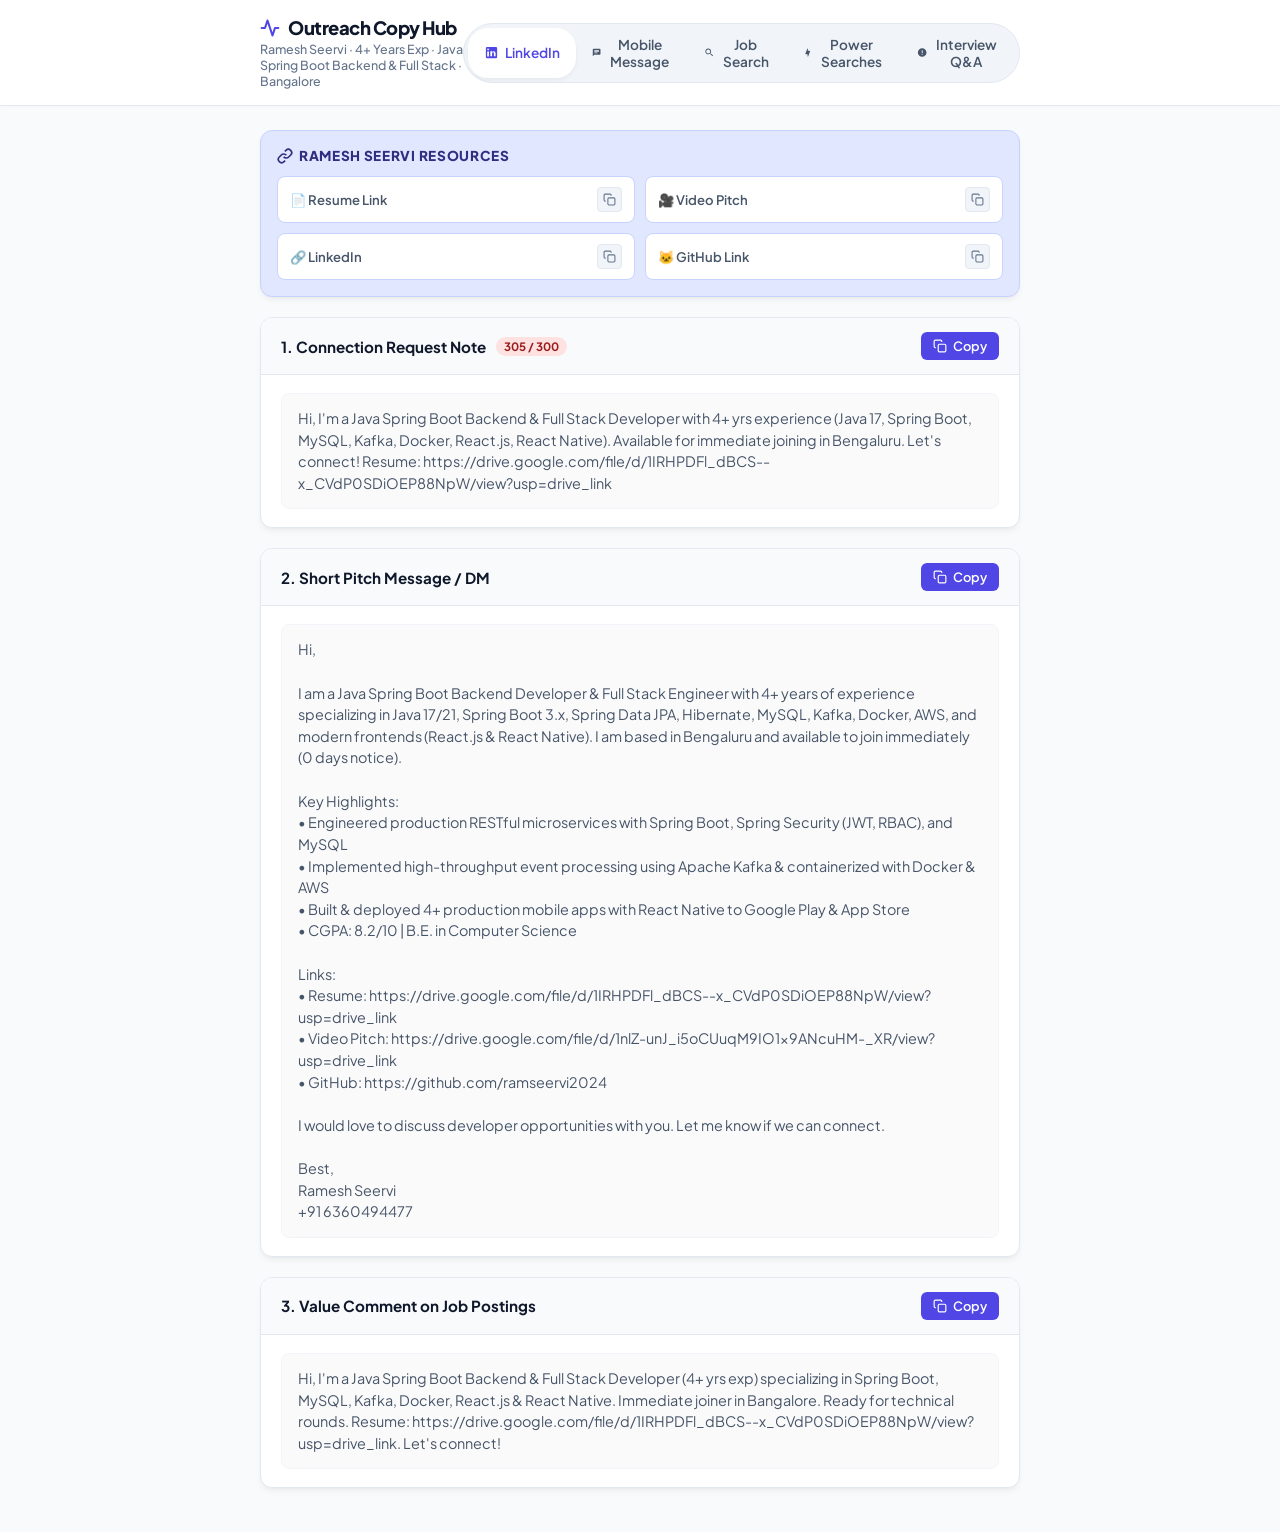
<file: copypaste-message.html>
<!DOCTYPE html>
<html lang="en">

<head>
  <meta charset="UTF-8">
  <meta name="viewport" content="width=device-width, initial-scale=1.0">
  <title>Outreach CRM & Toolkit | Ramesh Seervi</title>
  <link rel="preconnect" href="https://fonts.googleapis.com">
  <link rel="preconnect" href="https://fonts.gstatic.com" crossorigin>
  <link href="https://fonts.googleapis.com/css2?family=Plus+Jakarta+Sans:wght@300;400;500;600;700;800&display=swap"
    rel="stylesheet">
  <style>
    :root {
      --bg: #f8fafc;
      --panel: #ffffff;
      --border: #e2e8f0;
      --border-focus: #cbd5e1;
      --text: #0f172a;
      --text-muted: #64748b;
      --text-dim: #475569;
      --primary: #4f46e5;
      --primary-hover: #4338ca;
      --primary-glow: rgba(79, 70, 229, 0.08);
      --secondary: #10b981;
      --secondary-hover: #059669;
      --secondary-glow: rgba(16, 185, 129, 0.15);
      --accent: #8b5cf6;
      --radius: 12px;
      --radius-sm: 8px;
      --shadow: 0 4px 6px -1px rgba(0, 0, 0, 0.05), 0 2px 4px -2px rgba(0, 0, 0, 0.05);
      --font: 'Plus Jakarta Sans', sans-serif;
    }

    * {
      box-sizing: border-box;
      margin: 0;
      padding: 0;
    }

    body {
      font-family: var(--font);
      background-color: var(--bg);
      color: var(--text);
      min-height: 100vh;
      display: flex;
      flex-direction: column;
    }

    /* ── HEADER ── */
    header {
      background: var(--panel);
      border-bottom: 1px solid var(--border);
      position: sticky;
      top: 0;
      z-index: 100;
      box-shadow: 0 1px 3px rgba(0, 0, 0, 0.02);
    }

    .header-container {
      max-width: 800px;
      margin: 0 auto;
      padding: 16px 20px;
      display: flex;
      justify-content: space-between;
      align-items: center;
      width: 100%;
    }

    .logo-section {
      display: flex;
      flex-direction: column;
    }

    .logo-title {
      font-size: 1.15rem;
      font-weight: 800;
      color: var(--text);
      letter-spacing: -0.5px;
      display: flex;
      align-items: center;
      gap: 8px;
    }

    .logo-title svg {
      width: 20px;
      height: 20px;
      color: var(--primary);
    }

    .logo-subtitle {
      font-size: 0.78rem;
      color: var(--text-muted);
      font-weight: 500;
      margin-top: 2px;
    }

    /* ── TABS NAVIGATION ── */
    .tabs-nav {
      display: flex;
      background: #f1f5f9;
      padding: 4px;
      border-radius: 30px;
      border: 1px solid var(--border);
    }

    .tab-button {
      background: transparent;
      border: none;
      padding: 8px 16px;
      font-family: inherit;
      font-size: 0.85rem;
      font-weight: 600;
      color: var(--text-dim);
      border-radius: 20px;
      cursor: pointer;
      transition: all 0.2s;
      display: flex;
      align-items: center;
      gap: 6px;
    }

    .tab-button:hover {
      color: var(--text);
    }

    .tab-button.active {
      background: var(--panel);
      color: var(--primary);
      box-shadow: 0 2px 4px rgba(0, 0, 0, 0.05);
    }

    .tab-button svg {
      width: 15px;
      height: 15px;
    }

    /* ── LAYOUT CONTENT ── */
    .main-layout {
      max-width: 800px;
      width: 100%;
      margin: 0 auto;
      padding: 24px 20px;
      display: flex;
      flex-direction: column;
      gap: 24px;
      flex: 1;
    }

    /* ── RESOURCES CARD ── */
    .resources-card {
      background: #e0e7ff;
      border: 1px solid #c7d2fe;
      border-radius: var(--radius);
      padding: 16px;
      color: #312e81;
      box-shadow: var(--shadow);
    }

    .resources-title {
      font-size: 0.85rem;
      font-weight: 800;
      text-transform: uppercase;
      letter-spacing: 0.05em;
      margin-bottom: 12px;
      display: flex;
      align-items: center;
      gap: 6px;
    }

    .resources-grid {
      display: grid;
      grid-template-columns: repeat(2, 1fr);
      gap: 10px;
    }

    .resource-item {
      background: var(--panel);
      border: 1px solid #c7d2fe;
      border-radius: var(--radius-sm);
      padding: 10px 12px;
      display: flex;
      justify-content: space-between;
      align-items: center;
    }

    .resource-info {
      display: flex;
      align-items: center;
      gap: 8px;
      font-size: 0.82rem;
      font-weight: 600;
      color: var(--text-dim);
      text-decoration: none;
    }

    .resource-info:hover {
      color: var(--primary);
      text-decoration: underline;
    }

    .btn-link-copy {
      background: #f1f5f9;
      border: 1px solid var(--border);
      color: var(--text-muted);
      padding: 5px;
      border-radius: 4px;
      cursor: pointer;
      display: flex;
      align-items: center;
      justify-content: center;
      transition: all 0.2s;
    }

    .btn-link-copy:hover {
      background: var(--primary-glow);
      border-color: var(--primary);
      color: var(--primary);
    }

    .btn-link-copy svg {
      width: 13px;
      height: 13px;
    }

    /* ── TEMPLATE CARD ── */
    .tab-panel {
      display: none;
      animation: fadeIn 0.2s ease-out forwards;
    }

    .tab-panel.active {
      display: block;
    }

    @keyframes fadeIn {
      from {
        opacity: 0;
        transform: translateY(6px);
      }

      to {
        opacity: 1;
        transform: translateY(0);
      }
    }

    .tpl-card {
      background: var(--panel);
      border: 1px solid var(--border);
      border-radius: var(--radius);
      margin-bottom: 20px;
      box-shadow: var(--shadow);
      overflow: hidden;
    }

    .tpl-header {
      padding: 14px 20px;
      background: #f8fafc;
      border-bottom: 1px solid var(--border);
      display: flex;
      justify-content: space-between;
      align-items: center;
    }

    .tpl-title {
      font-size: 0.95rem;
      font-weight: 700;
      color: var(--text);
      display: flex;
      align-items: center;
      gap: 10px;
    }

    .char-badge {
      font-size: 0.72rem;
      font-weight: 700;
      padding: 2px 8px;
      border-radius: 12px;
    }

    .char-badge.green {
      background: #d1fae5;
      color: #065f46;
    }

    .char-badge.warn {
      background: #fef3c7;
      color: #92400e;
    }

    .char-badge.danger {
      background: #fee2e2;
      color: #991b1b;
    }

    .action-buttons {
      display: flex;
      gap: 8px;
    }

    .btn-copy {
      background: var(--primary);
      border: none;
      color: white;
      padding: 6px 12px;
      font-family: inherit;
      font-size: 0.8rem;
      font-weight: 600;
      border-radius: 6px;
      cursor: pointer;
      display: flex;
      align-items: center;
      gap: 6px;
      transition: background 0.15s;
    }

    .btn-copy:hover {
      background: var(--primary-hover);
    }

    .btn-copy svg {
      width: 14px;
      height: 14px;
    }

    .tpl-body {
      padding: 18px 20px;
    }

    .tpl-preview {
      background: #fafafa;
      border: 1px solid #f1f5f9;
      border-radius: var(--radius-sm);
      padding: 14px 16px;
      font-family: inherit;
      font-size: 0.9rem;
      line-height: 1.5;
      color: var(--text-dim);
      white-space: pre-wrap;
      overflow-x: auto;
    }

    /* ── BOOLEAN GENERATOR ── */
    .search-row {
      display: grid;
      grid-template-columns: 1fr 1fr;
      gap: 16px;
      margin-bottom: 16px;
    }

    textarea.input-styled,
    select.input-styled,
    input.input-styled {
      width: 100%;
      background: #f8fafc;
      border: 1px solid var(--border);
      border-radius: var(--radius-sm);
      padding: 10px 14px;
      font-family: inherit;
      font-size: 0.88rem;
      font-weight: 500;
      outline: none;
      transition: all 0.2s;
    }

    textarea.input-styled:focus,
    select.input-styled:focus,
    input.input-styled:focus {
      border-color: var(--primary);
      background: var(--panel);
      box-shadow: 0 0 0 2px var(--primary-glow);
    }

    /* ── TAGS ── */
    .tag-container {
      display: flex;
      flex-wrap: wrap;
      gap: 8px;
      margin-top: 8px;
    }

    .keyword-tag {
      background: #f1f5f9;
      border: 1px solid var(--border);
      color: var(--text-dim);
      padding: 5px 12px;
      border-radius: 20px;
      font-size: 0.78rem;
      font-weight: 600;
      cursor: pointer;
      transition: all 0.2s;
    }

    .keyword-tag:hover {
      background: var(--primary-glow);
      border-color: var(--primary);
      color: var(--primary);
    }

    /* ── TOAST ── */
    .toast-box {
      position: fixed;
      bottom: 24px;
      right: 24px;
      background: #0f172a;
      color: white;
      padding: 12px 20px;
      border-radius: var(--radius-sm);
      font-size: 0.85rem;
      font-weight: 600;
      box-shadow: 0 10px 25px rgba(0, 0, 0, 0.1);
      display: flex;
      align-items: center;
      gap: 8px;
      transform: translateY(100px);
      opacity: 0;
      transition: all 0.25s cubic-bezier(0.34, 1.56, 0.64, 1);
      z-index: 1000;
    }

    .toast-box.show {
      transform: translateY(0);
      opacity: 1;
    }

    .toast-indicator {
      width: 6px;
      height: 6px;
      background: var(--secondary);
      border-radius: 50%;
    }

    /* ── CHECKLIST ── */
    .chk-list {
      display: flex;
      flex-direction: column;
      gap: 10px;
    }

    .chk-item {
      display: flex;
      align-items: center;
      gap: 10px;
      padding: 12px 14px;
      background: #f8fafc;
      border: 1px solid var(--border);
      border-radius: var(--radius-sm);
      cursor: pointer;
      font-size: 0.88rem;
      font-weight: 500;
      transition: all 0.15s;
    }

    .chk-item:hover {
      border-color: var(--border-focus);
    }

    .chk-item.checked {
      background: #f0fdf4;
      border-color: #bbf7d0;
      color: var(--text-muted);
      text-decoration: line-through;
    }

    .chk-box {
      width: 16px;
      height: 16px;
      border: 2px solid var(--text-muted);
      border-radius: 4px;
      display: flex;
      align-items: center;
      justify-content: center;
    }

    .chk-item.checked .chk-box {
      background: var(--secondary);
      border-color: var(--secondary);
    }

    .chk-box svg {
      width: 10px;
      height: 10px;
      fill: none;
      stroke: white;
      stroke-width: 3px;
      display: none;
    }

    .chk-item.checked .chk-box svg {
      display: block;
    }

    /* ── POWER SEARCH PLATFORM STYLES ── */
    .platform-grid {
      display: grid;
      grid-template-columns: repeat(3, 1fr);
      gap: 12px;
      margin-bottom: 16px;
    }

    .platform-box {
      background: #f8fafc;
      border: 1px solid var(--border);
      border-radius: var(--radius-sm);
      padding: 12px;
      display: flex;
      flex-direction: column;
      gap: 8px;
    }

    .platform-name {
      font-size: 0.8rem;
      font-weight: 700;
      color: var(--text-dim);
      display: flex;
      align-items: center;
      gap: 6px;
      text-transform: uppercase;
      letter-spacing: 0.05em;
    }

    .platform-query-input {
      font-family: monospace;
      font-size: 0.75rem;
      background: white !important;
      border: 1px solid var(--border) !important;
      border-radius: 4px;
      padding: 6px 8px;
      width: 100%;
      box-sizing: border-box;
      outline: none;
      white-space: nowrap;
      overflow: hidden;
      text-overflow: ellipsis;
    }

    .platform-actions {
      display: flex;
      gap: 6px;
    }

    .btn-plat-action {
      flex: 1;
      padding: 6px;
      font-size: 0.75rem;
      font-weight: 600;
      border-radius: 4px;
      cursor: pointer;
      display: flex;
      align-items: center;
      justify-content: center;
      gap: 4px;
      transition: all 0.2s;
    }

    .btn-plat-copy {
      background: white;
      border: 1px solid var(--border);
      color: var(--text-dim);
    }

    .btn-plat-copy:hover {
      background: var(--primary-glow);
      border-color: var(--primary);
      color: var(--primary);
    }

    .btn-plat-launch {
      background: var(--text);
      border: none;
      color: white;
    }

    .btn-plat-launch:hover {
      background: #1e293b;
    }

    @media (max-width: 768px) {
      .platform-grid {
        grid-template-columns: 1fr;
      }
    }

    @media (max-width: 600px) {
      .header-container {
        flex-direction: column;
        gap: 12px;
        align-items: flex-start;
      }

      .tabs-nav {
        width: 100%;
        overflow-x: auto;
        white-space: nowrap;
        -webkit-overflow-scrolling: touch;
      }
    }

    /* ── INTERVIEW Q&A TAB STYLES ── */
    .search-wrapper {
      position: relative;
      margin-bottom: 20px;
    }

    .search-input {
      width: 100%;
      padding: 14px 16px 14px 44px;
      font-size: 0.95rem;
      background: var(--panel);
      border: 1px solid var(--border);
      border-radius: 12px;
      color: var(--text);
      transition: all 0.3s ease;
      box-sizing: border-box;
    }

    .search-input:focus {
      outline: none;
      border-color: var(--primary);
      box-shadow: 0 0 0 3px rgba(99, 102, 241, 0.15);
    }

    .search-icon {
      position: absolute;
      left: 16px;
      top: 50%;
      transform: translateY(-50%);
      width: 18px;
      height: 18px;
      color: var(--text-dim);
      pointer-events: none;
    }

    .filter-container {
      display: flex;
      flex-wrap: wrap;
      gap: 8px;
      margin-bottom: 24px;
    }

    .filter-pill {
      background: var(--bg);
      border: 1px solid var(--border);
      color: var(--text-dim);
      padding: 8px 16px;
      border-radius: 20px;
      font-size: 0.85rem;
      font-weight: 600;
      cursor: pointer;
      transition: all 0.2s ease;
    }

    .filter-pill:hover {
      border-color: var(--primary);
      color: var(--text);
    }

    .filter-pill.active {
      background: var(--primary);
      border-color: var(--primary);
      color: #fff;
    }

    .qa-card {
      background: var(--panel);
      border: 1px solid var(--border);
      border-radius: 12px;
      margin-bottom: 16px;
      overflow: hidden;
      transition: all 0.3s cubic-bezier(0.4, 0, 0.2, 1);
    }

    .qa-card:hover {
      transform: translateY(-2px);
      box-shadow: 0 8px 30px rgba(0, 0, 0, 0.12);
      border-color: var(--primary-light);
    }

    .qa-header {
      padding: 16px 20px;
      display: flex;
      justify-content: space-between;
      align-items: center;
      cursor: pointer;
      user-select: none;
      background: rgba(255, 255, 255, 0.01);
    }

    .qa-title-group {
      display: flex;
      align-items: center;
      gap: 12px;
      flex: 1;
    }

    .qa-category-badge {
      font-size: 0.7rem;
      font-weight: 700;
      text-transform: uppercase;
      padding: 2px 8px;
      border-radius: 6px;
      white-space: nowrap;
    }

    .badge-rn {
      background: #fee2e2;
      color: #991b1b;
    }

    .badge-react {
      background: #e0f2fe;
      color: #0369a1;
    }

    .badge-node {
      background: #dcfce7;
      color: #166534;
    }

    .badge-js {
      background: #fef3c7;
      color: #92400e;
    }

    .badge-hr {
      background: #f3e8ff;
      color: #6b21a8;
    }

    .badge-portal {
      background: #e0e7ff;
      color: #3730a3;
    }

    .qa-question {
      font-size: 0.95rem;
      font-weight: 700;
      color: var(--text);
      line-height: 1.4;
    }

    .qa-toggle-icon {
      width: 20px;
      height: 20px;
      color: var(--text-dim);
      transition: transform 0.3s ease;
      margin-left: 12px;
      flex-shrink: 0;
    }

    .qa-card.open .qa-toggle-icon {
      transform: rotate(180deg);
    }

    .qa-body {
      max-height: 0;
      overflow: hidden;
      transition: max-height 0.3s cubic-bezier(0.4, 0, 0.2, 1);
    }

    .qa-content {
      padding: 0 20px 20px 20px;
      border-top: 1px solid var(--border-light);
      margin-top: 0;
    }

    .qa-answer-label {
      font-size: 0.78rem;
      font-weight: 700;
      color: var(--text-dim);
      margin-top: 14px;
      margin-bottom: 6px;
      display: flex;
      justify-content: space-between;
      align-items: center;
    }

    .qa-answer-box {
      font-family: 'JetBrains Mono', 'Fira Code', 'Courier New', monospace;
      font-size: 0.88rem;
      background: var(--bg);
      border: 1px solid var(--border);
      border-radius: 8px;
      padding: 12px 16px;
      color: var(--text-bright);
      line-height: 1.5;
      white-space: pre-wrap;
      word-break: break-word;
      position: relative;
    }

    .highlight {
      background: rgba(234, 179, 8, 0.2);
      color: #facc15;
      padding: 1px 3px;
      border-radius: 3px;
      font-weight: 700;
    }
  </style>
</head>

<body>

  <!-- ── HEADER & NAVIGATION ── -->
  <header>
    <div class="header-container">
      <div class="logo-section">
        <div class="logo-title">
          <svg viewBox="0 0 24 24" fill="none" stroke="currentColor" stroke-width="2.5" stroke-linecap="round"
            stroke-linejoin="round">
            <polyline points="22 12 18 12 15 21 9 3 6 12 2 12"></polyline>
          </svg>
          Outreach Copy Hub
        </div>
        <div class="logo-subtitle">Ramesh Seervi · 4+ Years Exp · Java Spring Boot Backend &amp; Full Stack · Bangalore</div>
      </div>

      <div class="tabs-nav">
        <button class="tab-button active" data-tab="linkedin">
          <svg fill="currentColor" viewBox="0 0 24 24">
            <path
              d="M19 3a2 2 0 0 1 2 2v14a2 2 0 0 1-2 2H5a2 2 0 0 1-2-2V5a2 2 0 0 1 2-2h14m-.5 15.5v-5.3a3.26 3.26 0 0 0-3.26-3.26c-.85 0-1.84.52-2.32 1.3v-1.11h-2.8v8h2.8v-4.87c0-.26.05-.5.14-.69a1.62 1.62 0 0 1 1.48-1.08c.75 0 1.3.58 1.3 1.42v5.22h2.8M6.5 8.37a1.37 1.37 0 0 0 1.38-1.37c0-.76-.62-1.38-1.38-1.38A1.37 1.37 0 0 0 5.1 7c0 .75.62 1.37 1.4 1.37m1.4 10.13V10.5h-2.8v8h2.8z" />
          </svg>
          LinkedIn
        </button>
        <button class="tab-button" data-tab="mobile">
          <svg fill="currentColor" viewBox="0 0 24 24">
            <path
              d="M20 2H4c-1.1 0-1.99.9-1.99 2L2 22l4-4h14c1.1 0 2-.9 2-2V4c0-1.1-.9-2-2-2zM6 9h12v2H6V9zm8 5H6v-2h8v2zm4-6H6V6h12v2z" />
          </svg>
          Mobile Message
        </button>
        <button class="tab-button" data-tab="search">
          <svg fill="currentColor" viewBox="0 0 24 24">
            <path
              d="M15.5 14h-.79l-.28-.27C15.41 12.59 16 11.11 16 9.5 16 5.91 13.09 3 9.5 3S3 5.91 3 9.5 5.91 16 9.5 16c1.61 0 3.09-.59 4.23-1.57l.27.28v.79l5 4.99L20.49 19l-4.99-5zm-6 0C7.01 14 5 11.99 5 9.5S7.01 5 9.5 5 14 7.01 14 9.5 11.99 14 9.5 14z" />
          </svg>
          Job Search
        </button>
        <button class="tab-button" data-tab="power-search">
          <svg fill="currentColor" viewBox="0 0 24 24">
            <path
              d="M13.13 22.19L11.5 22l.25-5.5H7.5c-.83 0-1.5-.67-1.5-1.5 0-.25.06-.48.18-.69L10.87 2.19 12.5 2l-.25 5.5H16.5c.83 0 1.5.67 1.5 1.5 0 .25-.06.48-.18.69L13.13 22.19z" />
          </svg>
          Power Searches
        </button>
        <button class="tab-button" data-tab="interview-qa">
          <svg fill="currentColor" viewBox="0 0 24 24">
            <path
              d="M12 2C6.48 2 2 6.48 2 12s4.48 10 10 10 10-4.48 10-10S17.52 2 12 2zm1 16h-2v-2h2v2zm0-4h-2V7h2v7z" />
          </svg>
          Interview Q&A
        </button>
      </div>
    </div>
  </header>

  <!-- ── MAIN CRM GRID LAYOUT ── -->
  <div class="main-layout">

    <!-- ── TAB: LINKEDIN ── -->
    <div class="tab-panel active" id="panel-linkedin">
      <!-- Common Resources embedded in tab -->
      <div class="resources-card" style="margin-bottom: 20px;">
        <div class="resources-title">
          <svg viewBox="0 0 24 24" fill="none" stroke="currentColor" stroke-width="2.5" style="width:16px;height:16px;">
            <path d="M10 13a5 5 0 0 0 7.54.54l3-3a5 5 0 0 0-7.07-7.07l-1.72 1.71"></path>
            <path d="M14 11a5 5 0 0 0-7.54-.54l-3 3a5 5 0 0 0 7.07 7.07l1.71-1.71"></path>
          </svg>
          Ramesh Seervi Resources
        </div>
        <div class="resources-grid">
          <div class="resource-item">
            <a class="resource-info"
              href="https://drive.google.com/file/d/1IRHPDFl_dBCS--x_CVdP0SDiOEP88NpW/view?usp=drive_link"
              target="_blank">📄 Resume Link</a>
            <button class="btn-link-copy"
              onclick="copyText('https://drive.google.com/file/d/1IRHPDFl_dBCS--x_CVdP0SDiOEP88NpW/view?usp=drive_link')"
              title="Copy Link"><svg fill="none" stroke="currentColor" stroke-width="2" viewBox="0 0 24 24">
                <rect x="9" y="9" width="13" height="13" rx="2" ry="2"></rect>
                <path d="M5 15H4a2 2 0 0 1-2-2V4a2 2 0 0 1 2-2h9a2 2 0 0 1 2 2v1"></path>
              </svg></button>
          </div>
          <div class="resource-item">
            <a class="resource-info"
              href="https://drive.google.com/file/d/1nlZ-unJ_i5oCUuqM9IO1x9ANcuHM-_XR/view?usp=drive_link"
              target="_blank">🎥 Video Pitch</a>
            <button class="btn-link-copy"
              onclick="copyText('https://drive.google.com/file/d/1nlZ-unJ_i5oCUuqM9IO1x9ANcuHM-_XR/view?usp=drive_link')"
              title="Copy Link"><svg fill="none" stroke="currentColor" stroke-width="2" viewBox="0 0 24 24">
                <rect x="9" y="9" width="13" height="13" rx="2" ry="2"></rect>
                <path d="M5 15H4a2 2 0 0 1-2-2V4a2 2 0 0 1 2-2h9a2 2 0 0 1 2 2v1"></path>
              </svg></button>
          </div>
          <div class="resource-item">
            <a class="resource-info" href="https://www.linkedin.com/in/ramesh-seervi-3976802b0" target="_blank">🔗
              LinkedIn</a>
            <button class="btn-link-copy" onclick="copyText('https://www.linkedin.com/in/ramesh-seervi-3976802b0')"
              title="Copy Link"><svg fill="none" stroke="currentColor" stroke-width="2" viewBox="0 0 24 24">
                <rect x="9" y="9" width="13" height="13" rx="2" ry="2"></rect>
                <path d="M5 15H4a2 2 0 0 1-2-2V4a2 2 0 0 1 2-2h9a2 2 0 0 1 2 2v1"></path>
              </svg></button>
          </div>
          <div class="resource-item">
            <a class="resource-info" href="https://github.com/ramseervi2024" target="_blank">🐱 GitHub Link</a>
            <button class="btn-link-copy" onclick="copyText('https://github.com/ramseervi2024')" title="Copy Link"><svg
                fill="none" stroke="currentColor" stroke-width="2" viewBox="0 0 24 24">
                <rect x="9" y="9" width="13" height="13" rx="2" ry="2"></rect>
                <path d="M5 15H4a2 2 0 0 1-2-2V4a2 2 0 0 1 2-2h9a2 2 0 0 1 2 2v1"></path>
              </svg></button>
          </div>
        </div>
      </div>

      <!-- Template 1 -->
      <div class="tpl-card">
        <div class="tpl-header">
          <span class="tpl-title">
            1. Connection Request Note
            <span class="char-badge green" id="badge-li-req">0 / 300</span>
          </span>
          <div class="action-buttons">
            <button class="btn-copy" onclick="copyVal('li-req')">
              <svg fill="none" stroke="currentColor" stroke-width="2" viewBox="0 0 24 24">
                <rect x="9" y="9" width="13" height="13" rx="2" ry="2"></rect>
                <path d="M5 15H4a2 2 0 0 1-2-2V4a2 2 0 0 1 2-2h9a2 2 0 0 1 2 2v1"></path>
              </svg>
              Copy
            </button>
          </div>
        </div>
        <div class="tpl-body">
          <div class="tpl-preview" id="preview-li-req"></div>
        </div>
      </div>

      <!-- Template 2 -->
      <div class="tpl-card">
        <div class="tpl-header">
          <span class="tpl-title">2. Short Pitch Message / DM</span>
          <div class="action-buttons">
            <button class="btn-copy" onclick="copyVal('li-dm')">
              <svg fill="none" stroke="currentColor" stroke-width="2" viewBox="0 0 24 24">
                <rect x="9" y="9" width="13" height="13" rx="2" ry="2"></rect>
                <path d="M5 15H4a2 2 0 0 1-2-2V4a2 2 0 0 1 2-2h9a2 2 0 0 1 2 2v1"></path>
              </svg>
              Copy
            </button>
          </div>
        </div>
        <div class="tpl-body">
          <div class="tpl-preview" id="preview-li-dm"></div>
        </div>
      </div>

      <!-- Template 3 -->
      <div class="tpl-card">
        <div class="tpl-header">
          <span class="tpl-title">3. Value Comment on Job Postings</span>
          <div class="action-buttons">
            <button class="btn-copy" onclick="copyVal('li-comment')">
              <svg fill="none" stroke="currentColor" stroke-width="2" viewBox="0 0 24 24">
                <rect x="9" y="9" width="13" height="13" rx="2" ry="2"></rect>
                <path d="M5 15H4a2 2 0 0 1-2-2V4a2 2 0 0 1 2-2h9a2 2 0 0 1 2 2v1"></path>
              </svg>
              Copy
            </button>
          </div>
        </div>
        <div class="tpl-body">
          <div class="tpl-preview" id="preview-li-comment"></div>
        </div>
      </div>
    </div>

    <!-- ── TAB: MOBILE MESSAGE ── -->
    <div class="tab-panel" id="panel-mobile">
      <!-- Common Resources embedded in tab -->
      <div class="resources-card" style="margin-bottom: 20px;">
        <div class="resources-title">
          <svg viewBox="0 0 24 24" fill="none" stroke="currentColor" stroke-width="2.5" style="width:16px;height:16px;">
            <path d="M10 13a5 5 0 0 0 7.54.54l3-3a5 5 0 0 0-7.07-7.07l-1.72 1.71"></path>
            <path d="M14 11a5 5 0 0 0-7.54-.54l-3 3a5 5 0 0 0 7.07 7.07l1.71-1.71"></path>
          </svg>
          Ramesh Seervi Resources
        </div>
        <div class="resources-grid">
          <div class="resource-item">
            <a class="resource-info"
              href="https://drive.google.com/file/d/1IRHPDFl_dBCS--x_CVdP0SDiOEP88NpW/view?usp=drive_link"
              target="_blank">📄 Resume Link</a>
            <button class="btn-link-copy"
              onclick="copyText('https://drive.google.com/file/d/1IRHPDFl_dBCS--x_CVdP0SDiOEP88NpW/view?usp=drive_link')"
              title="Copy Link"><svg fill="none" stroke="currentColor" stroke-width="2" viewBox="0 0 24 24">
                <rect x="9" y="9" width="13" height="13" rx="2" ry="2"></rect>
                <path d="M5 15H4a2 2 0 0 1-2-2V4a2 2 0 0 1 2-2h9a2 2 0 0 1 2 2v1"></path>
              </svg></button>
          </div>
          <div class="resource-item">
            <a class="resource-info"
              href="https://drive.google.com/file/d/1nlZ-unJ_i5oCUuqM9IO1x9ANcuHM-_XR/view?usp=drive_link"
              target="_blank">🎥 Video Pitch</a>
            <button class="btn-link-copy"
              onclick="copyText('https://drive.google.com/file/d/1nlZ-unJ_i5oCUuqM9IO1x9ANcuHM-_XR/view?usp=drive_link')"
              title="Copy Link"><svg fill="none" stroke="currentColor" stroke-width="2" viewBox="0 0 24 24">
                <rect x="9" y="9" width="13" height="13" rx="2" ry="2"></rect>
                <path d="M5 15H4a2 2 0 0 1-2-2V4a2 2 0 0 1 2-2h9a2 2 0 0 1 2 2v1"></path>
              </svg></button>
          </div>
          <div class="resource-item">
            <a class="resource-info" href="https://www.linkedin.com/in/ramesh-seervi-3976802b0" target="_blank">🔗
              LinkedIn</a>
            <button class="btn-link-copy" onclick="copyText('https://www.linkedin.com/in/ramesh-seervi-3976802b0')"
              title="Copy Link"><svg fill="none" stroke="currentColor" stroke-width="2" viewBox="0 0 24 24">
                <rect x="9" y="9" width="13" height="13" rx="2" ry="2"></rect>
                <path d="M5 15H4a2 2 0 0 1-2-2V4a2 2 0 0 1 2-2h9a2 2 0 0 1 2 2v1"></path>
              </svg></button>
          </div>
          <div class="resource-item">
            <a class="resource-info" href="https://github.com/ramseervi2024" target="_blank">🐱 GitHub Link</a>
            <button class="btn-link-copy" onclick="copyText('https://github.com/ramseervi2024')" title="Copy Link"><svg
                fill="none" stroke="currentColor" stroke-width="2" viewBox="0 0 24 24">
                <rect x="9" y="9" width="13" height="13" rx="2" ry="2"></rect>
                <path d="M5 15H4a2 2 0 0 1-2-2V4a2 2 0 0 1 2-2h9a2 2 0 0 1 2 2v1"></path>
              </svg></button>
          </div>
        </div>
      </div>

      <!-- Template 1 -->
      <div class="tpl-card">
        <div class="tpl-header">
          <span class="tpl-title">1. Recruiter WhatsApp Outreach Pitch</span>
          <div class="action-buttons">
            <button class="btn-copy" onclick="copyVal('wa-pitch')">
              <svg fill="none" stroke="currentColor" stroke-width="2" viewBox="0 0 24 24">
                <rect x="9" y="9" width="13" height="13" rx="2" ry="2"></rect>
                <path d="M5 15H4a2 2 0 0 1-2-2V4a2 2 0 0 1 2-2h9a2 2 0 0 1 2 2v1"></path>
              </svg>
              Copy
            </button>
          </div>
        </div>
        <div class="tpl-body">
          <div class="tpl-preview" id="preview-wa-pitch"></div>
        </div>
      </div>

      <!-- Template 2 -->
      <div class="tpl-card">
        <div class="tpl-header">
          <span class="tpl-title">2. Naukri Direct Message Pitch</span>
          <div class="action-buttons">
            <button class="btn-copy" onclick="copyVal('naukri-pitch')">
              <svg fill="none" stroke="currentColor" stroke-width="2" viewBox="0 0 24 24">
                <rect x="9" y="9" width="13" height="13" rx="2" ry="2"></rect>
                <path d="M5 15H4a2 2 0 0 1-2-2V4a2 2 0 0 1 2-2h9a2 2 0 0 1 2 2v1"></path>
              </svg>
              Copy
            </button>
          </div>
        </div>
        <div class="tpl-body">
          <div class="tpl-preview" id="preview-naukri-pitch"></div>
        </div>
      </div>

      <!-- Template 3 -->
      <div class="tpl-card">
        <div class="tpl-header">
          <span class="tpl-title">3. Short Mobile Text / SMS Pitch</span>
          <div class="action-buttons">
            <button class="btn-copy" onclick="copyVal('sms-pitch')">
              <svg fill="none" stroke="currentColor" stroke-width="2" viewBox="0 0 24 24">
                <rect x="9" y="9" width="13" height="13" rx="2" ry="2"></rect>
                <path d="M5 15H4a2 2 0 0 1-2-2V4a2 2 0 0 1 2-2h9a2 2 0 0 1 2 2v1"></path>
              </svg>
              Copy
            </button>
          </div>
        </div>
        <div class="tpl-body">
          <div class="tpl-preview" id="preview-sms-pitch"></div>
        </div>
      </div>

      <!-- Template 4 -->
      <div class="tpl-card">
        <div class="tpl-header">
          <span class="tpl-title">4. Common Cover Letter</span>
          <div class="action-buttons">
            <button class="btn-copy" onclick="copyVal('cover-letter')">
              <svg fill="none" stroke="currentColor" stroke-width="2" viewBox="0 0 24 24">
                <rect x="9" y="9" width="13" height="13" rx="2" ry="2"></rect>
                <path d="M5 15H4a2 2 0 0 1-2-2V4a2 2 0 0 1 2-2h9a2 2 0 0 1 2 2v1"></path>
              </svg>
              Copy
            </button>
          </div>
        </div>
        <div class="tpl-body">
          <div class="tpl-preview" id="preview-cover-letter"></div>
        </div>
      </div>
    </div>

    <!-- ── TAB: JOB SEARCH ── -->
    <div class="tab-panel" id="panel-search">
      <!-- Common Resources embedded in tab -->
      <div class="resources-card" style="margin-bottom: 20px;">
        <div class="resources-title">
          <svg viewBox="0 0 24 24" fill="none" stroke="currentColor" stroke-width="2.5" style="width:16px;height:16px;">
            <path d="M10 13a5 5 0 0 0 7.54.54l3-3a5 5 0 0 0-7.07-7.07l-1.72 1.71"></path>
            <path d="M14 11a5 5 0 0 0-7.54-.54l-3 3a5 5 0 0 0 7.07 7.07l1.71-1.71"></path>
          </svg>
          Ramesh Seervi Resources
        </div>
        <div class="resources-grid">
          <div class="resource-item">
            <a class="resource-info"
              href="https://drive.google.com/file/d/1IRHPDFl_dBCS--x_CVdP0SDiOEP88NpW/view?usp=drive_link"
              target="_blank">📄 Resume Link</a>
            <button class="btn-link-copy"
              onclick="copyText('https://drive.google.com/file/d/1IRHPDFl_dBCS--x_CVdP0SDiOEP88NpW/view?usp=drive_link')"
              title="Copy Link"><svg fill="none" stroke="currentColor" stroke-width="2" viewBox="0 0 24 24">
                <rect x="9" y="9" width="13" height="13" rx="2" ry="2"></rect>
                <path d="M5 15H4a2 2 0 0 1-2-2V4a2 2 0 0 1 2-2h9a2 2 0 0 1 2 2v1"></path>
              </svg></button>
          </div>
          <div class="resource-item">
            <a class="resource-info"
              href="https://drive.google.com/file/d/1nlZ-unJ_i5oCUuqM9IO1x9ANcuHM-_XR/view?usp=drive_link"
              target="_blank">🎥 Video Pitch</a>
            <button class="btn-link-copy"
              onclick="copyText('https://drive.google.com/file/d/1nlZ-unJ_i5oCUuqM9IO1x9ANcuHM-_XR/view?usp=drive_link')"
              title="Copy Link"><svg fill="none" stroke="currentColor" stroke-width="2" viewBox="0 0 24 24">
                <rect x="9" y="9" width="13" height="13" rx="2" ry="2"></rect>
                <path d="M5 15H4a2 2 0 0 1-2-2V4a2 2 0 0 1 2-2h9a2 2 0 0 1 2 2v1"></path>
              </svg></button>
          </div>
          <div class="resource-item">
            <a class="resource-info" href="https://www.linkedin.com/in/ramesh-seervi-3976802b0" target="_blank">🔗
              LinkedIn</a>
            <button class="btn-link-copy" onclick="copyText('https://www.linkedin.com/in/ramesh-seervi-3976802b0')"
              title="Copy Link"><svg fill="none" stroke="currentColor" stroke-width="2" viewBox="0 0 24 24">
                <rect x="9" y="9" width="13" height="13" rx="2" ry="2"></rect>
                <path d="M5 15H4a2 2 0 0 1-2-2V4a2 2 0 0 1 2-2h9a2 2 0 0 1 2 2v1"></path>
              </svg></button>
          </div>
          <div class="resource-item">
            <a class="resource-info" href="https://github.com/ramseervi2024" target="_blank">🐱 GitHub Link</a>
            <button class="btn-link-copy" onclick="copyText('https://github.com/ramseervi2024')" title="Copy Link"><svg
                fill="none" stroke="currentColor" stroke-width="2" viewBox="0 0 24 24">
                <rect x="9" y="9" width="13" height="13" rx="2" ry="2"></rect>
                <path d="M5 15H4a2 2 0 0 1-2-2V4a2 2 0 0 1 2-2h9a2 2 0 0 1 2 2v1"></path>
              </svg></button>
          </div>
        </div>
      </div>

      <!-- Boolean Search -->
      <div class="tpl-card">
        <div class="tpl-header">
          <span class="tpl-title">Boolean Query Builder</span>
        </div>
        <div class="tpl-body">
          <div class="search-row">
            <div class="input-group">
              <label>Job Titles (OR)</label>
              <input type="text" id="b-roles" value='"Java Spring Boot" OR "Spring Boot" OR "Java Developer" OR "Java Backend"'>
            </div>
            <div class="input-group">
              <label>Location/Status</label>
              <input type="text" id="b-loc" value='"Bengaluru" OR "Bangalore" OR "Remote"'>
            </div>
          </div>
          <div class="search-row">
            <div class="input-group">
              <label>Target People (OR)</label>
              <input type="text" id="b-rec" value='"Technical Recruiter" OR "Hiring Manager" OR "Founder"'>
            </div>
            <div class="input-group">
              <label>Search Platform Filter</label>
              <select class="input-styled" id="b-plat">
                <option value="li-profiles">Google Search for LinkedIn Profiles</option>
                <option value="li-posts">Google Search for active hiring posts</option>
              </select>
            </div>
          </div>

          <textarea id="booleanOutput" class="input-styled"
            style="height: 80px; font-family: monospace; font-size: 0.82rem; margin-bottom: 12px;" readonly></textarea>

          <div style="display:flex; gap:10px;">
            <button class="btn-copy" style="flex:1; justify-content:center;" id="btnCopyBool">Copy Search
              String</button>
            <button class="btn-copy" style="flex:1; justify-content:center; background:#1e293b;"
              id="btnLaunchBool">Search on Google</button>
          </div>
        </div>
      </div>

      <!-- Recruiter Boolean Library -->
      <div class="tpl-card">
        <div class="tpl-header">
          <span class="tpl-title">Ready-to-Use Recruiter X-Ray Finder</span>
        </div>
        <div class="tpl-body">
          <p style="font-size:0.8rem; color:var(--text-muted); margin-bottom: 12px;">X-Ray search LinkedIn to find
            decision-makers hiring for Java / Spring Boot in Bangalore:</p>

          <div style="display:flex; flex-direction:column; gap:12px;">
            <!-- Row 1 -->
            <div
              style="background:#fafafa; border:1px solid var(--border); padding:10px; border-radius:var(--radius-sm); display:flex; flex-direction:column; gap:6px;">
              <span style="font-size:0.78rem; font-weight:700; color:var(--text-dim);">1. Tech Recruiters &amp; Talent
                Acquisition (Bangalore)</span>
              <input type="text" class="platform-query-input" id="rec-bool-1" readonly
                value='site:linkedin.com/in/ AND ("Technical Recruiter" OR "Talent Acquisition" OR "HR Recruiter") AND ("Java" OR "Spring Boot") AND ("Bangalore" OR "Bengaluru")'>
              <div style="display:flex; gap:6px;">
                <button class="btn-plat-action btn-plat-copy" style="padding:4px;"
                  onclick="copyText(document.getElementById('rec-bool-1').value, 'Query copied!')">Copy Query</button>
                <button class="btn-plat-action btn-plat-launch" style="padding:4px;"
                  onclick="window.open('https://www.google.com/search?q=' + encodeURIComponent(document.getElementById('rec-bool-1').value), '_blank')">Launch
                  on Google</button>
              </div>
            </div>

            <!-- Row 2 -->
            <div
              style="background:#fafafa; border:1px solid var(--border); padding:10px; border-radius:var(--radius-sm); display:flex; flex-direction:column; gap:6px;">
              <span style="font-size:0.78rem; font-weight:700; color:var(--text-dim);">2. Startup Founders &amp; CTOs
                (Bangalore/Remote)</span>
              <input type="text" class="platform-query-input" id="rec-bool-2" readonly
                value='site:linkedin.com/in/ AND ("Founder" OR "Co-Founder" OR "CTO" OR "Engineering Lead") AND ("Java" OR "Spring Boot") AND ("Bangalore" OR "Bengaluru" OR "Remote")'>
              <div style="display:flex; gap:6px;">
                <button class="btn-plat-action btn-plat-copy" style="padding:4px;"
                  onclick="copyText(document.getElementById('rec-bool-2').value, 'Query copied!')">Copy Query</button>
                <button class="btn-plat-action btn-plat-launch" style="padding:4px;"
                  onclick="window.open('https://www.google.com/search?q=' + encodeURIComponent(document.getElementById('rec-bool-2').value), '_blank')">Launch
                  on Google</button>
              </div>
            </div>

            <!-- Row 3 -->
            <div
              style="background:#fafafa; border:1px solid var(--border); padding:10px; border-radius:var(--radius-sm); display:flex; flex-direction:column; gap:6px;">
              <span style="font-size:0.78rem; font-weight:700; color:var(--text-dim);">3. Engineering Managers &amp;
                Tech Leads (Bangalore)</span>
              <input type="text" class="platform-query-input" id="rec-bool-3" readonly
                value='site:linkedin.com/in/ AND ("Engineering Manager" OR "Tech Lead" OR "VP of Engineering") AND ("Java" OR "Spring Boot" OR "Microservices") AND ("Bangalore" OR "Bengaluru")'>
              <div style="display:flex; gap:6px;">
                <button class="btn-plat-action btn-plat-copy" style="padding:4px;"
                  onclick="copyText(document.getElementById('rec-bool-3').value, 'Query copied!')">Copy Query</button>
                <button class="btn-plat-action btn-plat-launch" style="padding:4px;"
                  onclick="window.open('https://www.google.com/search?q=' + encodeURIComponent(document.getElementById('rec-bool-3').value), '_blank')">Launch
                  on Google</button>
              </div>
            </div>

            <!-- Row 4 -->
            <div
              style="background:#fafafa; border:1px solid var(--border); padding:10px; border-radius:var(--radius-sm); display:flex; flex-direction:column; gap:6px;">
              <span style="font-size:0.78rem; font-weight:700; color:var(--text-dim);">4. HRs seeking "Immediate
                Joiners" (Bangalore)</span>
              <input type="text" class="platform-query-input" id="rec-bool-4" readonly
                value='site:linkedin.com/in/ AND ("Recruiter" OR "Hiring Manager") AND ("Java" OR "Spring Boot") AND "immediate" AND ("Bangalore" OR "Bengaluru")'>
              <div style="display:flex; gap:6px;">
                <button class="btn-plat-action btn-plat-copy" style="padding:4px;"
                  onclick="copyText(document.getElementById('rec-bool-4').value, 'Query copied!')">Copy Query</button>
                <button class="btn-plat-action btn-plat-launch" style="padding:4px;"
                  onclick="window.open('https://www.google.com/search?q=' + encodeURIComponent(document.getElementById('rec-bool-4').value), '_blank')">Launch
                  on Google</button>
              </div>
            </div>

            <!-- Row 5 -->
            <div
              style="background:#fafafa; border:1px solid var(--border); padding:10px; border-radius:var(--radius-sm); display:flex; flex-direction:column; gap:6px;">
              <span style="font-size:0.78rem; font-weight:700; color:var(--text-dim);">5. Direct Google Forms/Docs Job
                Postings</span>
              <input type="text" class="platform-query-input" id="rec-bool-5" readonly
                value='site:docs.google.com/forms/ AND ("Java" OR "Spring Boot") AND "hiring" AND "Bangalore"'>
              <div style="display:flex; gap:6px;">
                <button class="btn-plat-action btn-plat-copy" style="padding:4px;"
                  onclick="copyText(document.getElementById('rec-bool-5').value, 'Query copied!')">Copy Query</button>
                <button class="btn-plat-action btn-plat-launch" style="padding:4px;"
                  onclick="window.open('https://www.google.com/search?q=' + encodeURIComponent(document.getElementById('rec-bool-5').value), '_blank')">Launch
                  on Google</button>
              </div>
            </div>
          </div>
        </div>
      </div>

      <!-- LinkedIn Search Tags -->
      <div class="tpl-card">
        <div class="tpl-header">
          <span class="tpl-title">LinkedIn Search Tags &amp; Snippets</span>
        </div>
        <div class="tpl-body">
          <p style="font-size:0.8rem; color:var(--text-muted); margin-bottom: 10px;">Click to copy these search terms to
            paste into LinkedIn's search bar to find hiring posts:</p>
          <div class="tag-container">
            <button class="keyword-tag" onclick="copyTag('&quot;Java Spring Boot&quot; AND &quot;hiring&quot; AND &quot;Bangalore&quot;')">🏷️
              "Java Spring Boot" AND "hiring" AND "Bangalore"</button>
            <button class="keyword-tag" onclick="copyTag('&quot;Spring Boot&quot; Bengaluru immediate')">🏷️ "Spring Boot"
              Bengaluru immediate</button>
            <button class="keyword-tag" onclick="copyTag('&quot;actively hiring&quot; &quot;Java Developer&quot;')">🏷️ "actively hiring"
              "Java Developer"</button>
            <button class="keyword-tag" onclick="copyTag('&quot;Java&quot; AND &quot;Spring Boot&quot; AND &quot;immediate&quot;')">🏷️
              "Java" AND "Spring Boot" AND "immediate"</button>
            <button class="keyword-tag" onclick="copyTag('&quot;Java Backend Developer&quot; &quot;Bangalore&quot;')">🏷️ "Java Backend
              Developer" "Bangalore"</button>
          </div>
        </div>
      </div>

      <!-- Naukri Search Tags & Key Skills -->
      <div class="tpl-card">
        <div class="tpl-header">
          <span class="tpl-title">Naukri Key Skills &amp; Search Tags</span>
        </div>
        <div class="tpl-body">
          <p style="font-size:0.8rem; color:var(--text-muted); margin-bottom: 10px;">Copy these key skills/tags to add
            to your Naukri profile or search bar to match active hiring software:</p>
          <div class="tag-container">
            <button class="keyword-tag" onclick="copyTag('Java')">🏷️ Java</button>
            <button class="keyword-tag" onclick="copyTag('Spring Boot')">🏷️ Spring Boot</button>
            <button class="keyword-tag" onclick="copyTag('Spring Security')">🏷️ Spring Security</button>
            <button class="keyword-tag" onclick="copyTag('Spring Data JPA')">🏷️ Spring Data JPA</button>
            <button class="keyword-tag" onclick="copyTag('Hibernate')">🏷️ Hibernate</button>
            <button class="keyword-tag" onclick="copyTag('RESTful APIs')">🏷️ RESTful APIs</button>
            <button class="keyword-tag" onclick="copyTag('MySQL')">🏷️ MySQL</button>
            <button class="keyword-tag" onclick="copyTag('Apache Kafka')">🏷️ Apache Kafka</button>
            <button class="keyword-tag" onclick="copyTag('Docker')">🏷️ Docker</button>
            <button class="keyword-tag" onclick="copyTag('Microservices')">🏷️ Microservices</button>
            <button class="keyword-tag" onclick="copyTag('React.js')">🏷️ React.js</button>
            <button class="keyword-tag" onclick="copyTag('TypeScript')">🏷️ TypeScript</button>
            <button class="keyword-tag" onclick="copyTag('Immediate Joiner')">🏷️ Immediate Joiner</button>
            <button class="keyword-tag" onclick="copyTag('Java Backend Developer')">🏷️ Java Backend Developer</button>
            <button class="keyword-tag" onclick="copyTag('Full Stack Software Developer')">🏷️ Full Stack Software Developer</button>
          </div>
        </div>
      </div>

      <!-- Daily Search Checklist -->
      <div class="tpl-card">
        <div class="tpl-header">
          <span class="tpl-title">Daily Search Checklist</span>
        </div>
        <div class="tpl-body">
          <div class="chk-list" id="chk-container">
            <!-- Checklist items filled by JS -->
          </div>
          <button class="btn-copy" style="margin-top: 14px; background:#64748b;" id="btnResetChk">Reset Checked
            Items</button>
        </div>
      </div>
    </div>

    <!-- ── TAB: POWER SEARCH ── -->
    <div class="tab-panel" id="panel-power-search">
      <!-- Info Header -->
      <div class="resources-card"
        style="margin-bottom: 20px; background: #e0f2fe; border-color: #bae6fd; color: #0369a1;">
        <div class="resources-title">
          <svg viewBox="0 0 24 24" fill="none" stroke="currentColor" stroke-width="2.5" style="width:16px;height:16px;">
            <path d="M13 2L3 14h9l-1 8 10-12h-9l1-8z" />
          </svg>
          Smart Job Search Assistant
        </div>
        <p style="font-size: 0.82rem; line-height: 1.4;">
          Launch highly optimized searches to find job listings, recruiters, and active hiring posts across Google,
          LinkedIn, Naukri, Instahyre, and Hirist. Google searches use date-restrictors, and LinkedIn searches sort by
          latest to show fresh listings first.
        </p>
      </div>

      <!-- Card 1: Immediate Joiner in Bangalore (Last 3 Days Only) -->
      <div class="tpl-card">
        <div class="tpl-header">
          <span class="tpl-title">
            <span
              style="background: #fee2e2; color: #991b1b; padding: 2px 8px; border-radius: 12px; font-size: 0.72rem; font-weight: 700;">Fresh
              (Last 3 Days)</span>
            1. Immediate Joiner Search
          </span>
        </div>
        <div class="tpl-body">
          <div class="platform-grid">
            <!-- Google (Last 3 Days) -->
            <div class="platform-box">
              <div class="platform-name" style="color:#db4437;">
                Google Search (Last 3 Days)
              </div>
              <input type="text" class="platform-query-input" id="q-google-immediate" readonly
                value='site:linkedin.com/posts/ AND ("immediate joiner" OR "notice period") AND ("Java" OR "Spring Boot" OR "Java Developer") AND "Bangalore" AND "hiring"'>
              <div class="platform-actions">
                <button class="btn-plat-action btn-plat-copy"
                  onclick="copyText(document.getElementById('q-google-immediate').value, 'Google query copied!')">Copy</button>
                <button class="btn-plat-action btn-plat-launch"
                  onclick="launchSearch('google-immediate', 'q-google-immediate')">Launch</button>
              </div>
            </div>

            <!-- LinkedIn Posts (Sorted by Date) -->
            <div class="platform-box">
              <div class="platform-name" style="color:#0077b5;">
                LinkedIn Posts (Latest)
              </div>
              <input type="text" class="platform-query-input" id="q-li-immediate" readonly
                value='"immediate joiner" AND ("Java" OR "Spring Boot") AND "Bangalore" AND "hiring"'>
              <div class="platform-actions">
                <button class="btn-plat-action btn-plat-copy"
                  onclick="copyText(document.getElementById('q-li-immediate').value, 'LinkedIn query copied!')">Copy</button>
                <button class="btn-plat-action btn-plat-launch"
                  onclick="launchSearch('li-posts', 'q-li-immediate')">Launch</button>
              </div>
            </div>

            <!-- LinkedIn Jobs (Job Board) -->
            <div class="platform-box">
              <div class="platform-name" style="color:#0077b5;">
                LinkedIn Jobs
              </div>
              <input type="text" class="platform-query-input" id="q-lijobs-immediate" readonly value="Java Spring Boot">
              <div class="platform-actions">
                <button class="btn-plat-action btn-plat-copy"
                  onclick="copyText(document.getElementById('q-lijobs-immediate').value, 'LinkedIn jobs query copied!')">Copy</button>
                <button class="btn-plat-action btn-plat-launch"
                  onclick="launchSearch('li-jobs', 'q-lijobs-immediate')">Launch</button>
              </div>
            </div>

            <!-- Naukri -->
            <div class="platform-box">
              <div class="platform-name" style="color:#4f46e5;">
                Naukri Jobs
              </div>
              <input type="text" class="platform-query-input" id="q-naukri-immediate" readonly value="Java Spring Boot">
              <div class="platform-actions">
                <button class="btn-plat-action btn-plat-copy"
                  onclick="copyText(document.getElementById('q-naukri-immediate').value, 'Naukri query copied!')">Copy</button>
                <button class="btn-plat-action btn-plat-launch"
                  onclick="launchSearch('naukri', 'q-naukri-immediate', '3')">Launch</button>
              </div>
            </div>

            <!-- Instahyre -->
            <div class="platform-box">
              <div class="platform-name" style="color:#10b981;">
                Instahyre Jobs
              </div>
              <input type="text" class="platform-query-input" id="q-instahyre-immediate" readonly value="Java Spring Boot">
              <div class="platform-actions">
                <button class="btn-plat-action btn-plat-copy"
                  onclick="copyText(document.getElementById('q-instahyre-immediate').value, 'Instahyre query copied!')">Copy</button>
                <button class="btn-plat-action btn-plat-launch"
                  onclick="launchSearch('instahyre', 'q-instahyre-immediate')">Launch</button>
              </div>
            </div>

            <!-- Hirist -->
            <div class="platform-box">
              <div class="platform-name" style="color:#8b5cf6;">
                Hirist Jobs
              </div>
              <input type="text" class="platform-query-input" id="q-hirist-immediate" readonly value="Java Spring Boot">
              <div class="platform-actions">
                <button class="btn-plat-action btn-plat-copy"
                  onclick="copyText(document.getElementById('q-hirist-immediate').value, 'Hirist query copied!')">Copy</button>
                <button class="btn-plat-action btn-plat-launch"
                  onclick="launchSearch('hirist', 'q-hirist-immediate')">Launch</button>
              </div>
            </div>
          </div>

          <!-- Outreach Message Pitch -->
          <div style="margin-top: 14px;">
            <div style="display:flex; justify-content:space-between; align-items:center; margin-bottom: 6px;">
              <span style="font-size:0.8rem; font-weight:700; color:var(--text-dim);">Custom Pitch: Immediate Joiner
                (Bangalore)</span>
              <button class="btn-copy" onclick="copyVal('query-immediate-pitch')">
                <svg fill="none" stroke="currentColor" stroke-width="2" viewBox="0 0 24 24">
                  <rect x="9" y="9" width="13" height="13" rx="2" ry="2"></rect>
                  <path d="M5 15H4a2 2 0 0 1-2-2V4a2 2 0 0 1 2-2h9a2 2 0 0 1 2 2v1"></path>
                </svg>
                Copy Pitch
              </button>
            </div>
            <div class="tpl-preview" id="preview-query-immediate-pitch"></div>
          </div>
        </div>
      </div>

      <!-- Card 2: Walk-in Drive - Java / Spring Boot (Bangalore, Recent only) -->
      <div class="tpl-card">
        <div class="tpl-header">
          <span class="tpl-title">
            <span
              style="background: #e0e7ff; color: #3730a3; padding: 2px 8px; border-radius: 12px; font-size: 0.72rem; font-weight: 700;">Bangalore
              Walk-Ins</span>
            2. Walk-in Drive - Java / Spring Boot
          </span>
        </div>
        <div class="tpl-body">
          <div class="platform-grid">
            <!-- Google (Last 7 Days) -->
            <div class="platform-box">
              <div class="platform-name" style="color:#db4437;">
                Google Search (Last 7 Days)
              </div>
              <input type="text" class="platform-query-input" id="q-google-walkin" readonly
                value='site:linkedin.com/posts/ AND ("walkin" OR "walk-in" OR "drive") AND ("Java" OR "Spring Boot" OR "Java Developer") AND "Bangalore"'>
              <div class="platform-actions">
                <button class="btn-plat-action btn-plat-copy"
                  onclick="copyText(document.getElementById('q-google-walkin').value, 'Google query copied!')">Copy</button>
                <button class="btn-plat-action btn-plat-launch"
                  onclick="launchSearch('google-recent', 'q-google-walkin')">Launch</button>
              </div>
            </div>

            <!-- LinkedIn Posts (Sorted by Date) -->
            <div class="platform-box">
              <div class="platform-name" style="color:#0077b5;">
                LinkedIn Posts (Latest)
              </div>
              <input type="text" class="platform-query-input" id="q-li-walkin" readonly
                value='"walk-in" OR "walkin" AND ("Java" OR "Spring Boot") AND "Bangalore" AND ("upcoming" OR "ongoing" OR "hiring")'>
              <div class="platform-actions">
                <button class="btn-plat-action btn-plat-copy"
                  onclick="copyText(document.getElementById('q-li-walkin').value, 'LinkedIn query copied!')">Copy</button>
                <button class="btn-plat-action btn-plat-launch"
                  onclick="launchSearch('li-posts', 'q-li-walkin')">Launch</button>
              </div>
            </div>

            <!-- LinkedIn Jobs (Job Board) -->
            <div class="platform-box">
              <div class="platform-name" style="color:#0077b5;">
                LinkedIn Jobs
              </div>
              <input type="text" class="platform-query-input" id="q-lijobs-walkin" readonly value="Java Spring Boot Walkin">
              <div class="platform-actions">
                <button class="btn-plat-action btn-plat-copy"
                  onclick="copyText(document.getElementById('q-lijobs-walkin').value, 'LinkedIn jobs query copied!')">Copy</button>
                <button class="btn-plat-action btn-plat-launch"
                  onclick="launchSearch('li-jobs', 'q-lijobs-walkin')">Launch</button>
              </div>
            </div>

            <!-- Naukri -->
            <div class="platform-box">
              <div class="platform-name" style="color:#4f46e5;">
                Naukri Jobs
              </div>
              <input type="text" class="platform-query-input" id="q-naukri-walkin" readonly value="Java Spring Boot Walkin">
              <div class="platform-actions">
                <button class="btn-plat-action btn-plat-copy"
                  onclick="copyText(document.getElementById('q-naukri-walkin').value, 'Naukri query copied!')">Copy</button>
                <button class="btn-plat-action btn-plat-launch"
                  onclick="launchSearch('naukri', 'q-naukri-walkin')">Launch</button>
              </div>
            </div>

            <!-- Instahyre -->
            <div class="platform-box">
              <div class="platform-name" style="color:#10b981;">
                Instahyre Jobs
              </div>
              <input type="text" class="platform-query-input" id="q-instahyre-walkin" readonly value="Java Spring Boot">
              <div class="platform-actions">
                <button class="btn-plat-action btn-plat-copy"
                  onclick="copyText(document.getElementById('q-instahyre-walkin').value, 'Instahyre query copied!')">Copy</button>
                <button class="btn-plat-action btn-plat-launch"
                  onclick="launchSearch('instahyre', 'q-instahyre-walkin')">Launch</button>
              </div>
            </div>

            <!-- Hirist -->
            <div class="platform-box">
              <div class="platform-name" style="color:#8b5cf6;">
                Hirist Jobs
              </div>
              <input type="text" class="platform-query-input" id="q-hirist-walkin" readonly value="Java Spring Boot Walkin">
              <div class="platform-actions">
                <button class="btn-plat-action btn-plat-copy"
                  onclick="copyText(document.getElementById('q-hirist-walkin').value, 'Hirist query copied!')">Copy</button>
                <button class="btn-plat-action btn-plat-launch"
                  onclick="launchSearch('hirist', 'q-hirist-walkin')">Launch</button>
              </div>
            </div>
          </div>

          <!-- Outreach Message Pitch -->
          <div style="margin-top: 14px;">
            <div style="display:flex; justify-content:space-between; align-items:center; margin-bottom: 6px;">
              <span style="font-size:0.8rem; font-weight:700; color:var(--text-dim);">Custom Pitch: Walk-in Drive
                Inquiries</span>
              <button class="btn-copy" onclick="copyVal('query-walkin-pitch')">
                <svg fill="none" stroke="currentColor" stroke-width="2" viewBox="0 0 24 24">
                  <rect x="9" y="9" width="13" height="13" rx="2" ry="2"></rect>
                  <path d="M5 15H4a2 2 0 0 1-2-2V4a2 2 0 0 1 2-2h9a2 2 0 0 1 2 2v1"></path>
                </svg>
                Copy Pitch
              </button>
            </div>
            <div class="tpl-preview" id="preview-query-walkin-pitch"></div>
          </div>
        </div>
      </div>

      <!-- Card 3: Java Spring Boot, Microservices & Full Stack -->
      <div class="tpl-card">
        <div class="tpl-header">
          <span class="tpl-title">
            <span
              style="background: #d1fae5; color: #065f46; padding: 2px 8px; border-radius: 12px; font-size: 0.72rem; font-weight: 700;">Full-Stack</span>
            3. Java Spring Boot &amp; Microservices Hiring
          </span>
        </div>
        <div class="tpl-body">
          <div class="platform-grid">
            <!-- Google (Last 7 Days) -->
            <div class="platform-box">
              <div class="platform-name" style="color:#db4437;">
                Google Search (Last 7 Days)
              </div>
              <input type="text" class="platform-query-input" id="q-google-reactnode" readonly
                value='site:linkedin.com/posts/ ("Java Spring Boot" OR "Spring Boot" OR "Microservices") AND ("React" OR "Full Stack") AND "Bangalore" AND "hiring"'>
              <div class="platform-actions">
                <button class="btn-plat-action btn-plat-copy"
                  onclick="copyText(document.getElementById('q-google-reactnode').value, 'Google query copied!')">Copy</button>
                <button class="btn-plat-action btn-plat-launch"
                  onclick="launchSearch('google-recent', 'q-google-reactnode')">Launch</button>
              </div>
            </div>

            <!-- LinkedIn Posts (Sorted by Date) -->
            <div class="platform-box">
              <div class="platform-name" style="color:#0077b5;">
                LinkedIn Posts (Latest)
              </div>
              <input type="text" class="platform-query-input" id="q-li-reactnode" readonly
                value='"Java" AND "Spring Boot" AND "hiring" AND "Bangalore"'>
              <div class="platform-actions">
                <button class="btn-plat-action btn-plat-copy"
                  onclick="copyText(document.getElementById('q-li-reactnode').value, 'LinkedIn query copied!')">Copy</button>
                <button class="btn-plat-action btn-plat-launch"
                  onclick="launchSearch('li-posts', 'q-li-reactnode')">Launch</button>
              </div>
            </div>

            <!-- LinkedIn Jobs (Job Board) -->
            <div class="platform-box">
              <div class="platform-name" style="color:#0077b5;">
                LinkedIn Jobs
              </div>
              <input type="text" class="platform-query-input" id="q-lijobs-reactnode" readonly value="Java Spring Boot">
              <div class="platform-actions">
                <button class="btn-plat-action btn-plat-copy"
                  onclick="copyText(document.getElementById('q-lijobs-reactnode').value, 'LinkedIn jobs query copied!')">Copy</button>
                <button class="btn-plat-action btn-plat-launch"
                  onclick="launchSearch('li-jobs', 'q-lijobs-reactnode')">Launch</button>
              </div>
            </div>

            <!-- Naukri -->
            <div class="platform-box">
              <div class="platform-name" style="color:#4f46e5;">
                Naukri Jobs
              </div>
              <input type="text" class="platform-query-input" id="q-naukri-reactnode" readonly value="Java Spring Boot">
              <div class="platform-actions">
                <button class="btn-plat-action btn-plat-copy"
                  onclick="copyText(document.getElementById('q-naukri-reactnode').value, 'Naukri query copied!')">Copy</button>
                <button class="btn-plat-action btn-plat-launch"
                  onclick="launchSearch('naukri', 'q-naukri-reactnode', '3')">Launch</button>
              </div>
            </div>

            <!-- Instahyre -->
            <div class="platform-box">
              <div class="platform-name" style="color:#10b981;">
                Instahyre Jobs
              </div>
              <input type="text" class="platform-query-input" id="q-instahyre-reactnode" readonly value="Java Spring Boot">
              <div class="platform-actions">
                <button class="btn-plat-action btn-plat-copy"
                  onclick="copyText(document.getElementById('q-instahyre-reactnode').value, 'Instahyre query copied!')">Copy</button>
                <button class="btn-plat-action btn-plat-launch"
                  onclick="launchSearch('instahyre', 'q-instahyre-reactnode')">Launch</button>
              </div>
            </div>

            <!-- Hirist -->
            <div class="platform-box">
              <div class="platform-name" style="color:#8b5cf6;">
                Hirist Jobs
              </div>
              <input type="text" class="platform-query-input" id="q-hirist-reactnode" readonly value="Java Spring Boot">
              <div class="platform-actions">
                <button class="btn-plat-action btn-plat-copy"
                  onclick="copyText(document.getElementById('q-hirist-reactnode').value, 'Hirist query copied!')">Copy</button>
                <button class="btn-plat-action btn-plat-launch"
                  onclick="launchSearch('hirist', 'q-hirist-reactnode')">Launch</button>
              </div>
            </div>
          </div>

          <!-- Outreach Message Pitch -->
          <div style="margin-top: 14px;">
            <div style="display:flex; justify-content:space-between; align-items:center; margin-bottom: 6px;">
              <span style="font-size:0.8rem; font-weight:700; color:var(--text-dim);">Custom Pitch: Java Spring Boot &amp; Full Stack Roles</span>
              <button class="btn-copy" onclick="copyVal('query-reactnode-pitch')">
                <svg fill="none" stroke="currentColor" stroke-width="2" viewBox="0 0 24 24">
                  <rect x="9" y="9" width="13" height="13" rx="2" ry="2"></rect>
                  <path d="M5 15H4a2 2 0 0 1-2-2V4a2 2 0 0 1 2-2h9a2 2 0 0 1 2 2v1"></path>
                </svg>
                Copy Pitch
              </button>
            </div>
            <div class="tpl-preview" id="preview-query-reactnode-pitch"></div>
          </div>
        </div>
      </div>

      <!-- Card 4: 3-4 Years Experience Roles -->
      <div class="tpl-card">
        <div class="tpl-header">
          <span class="tpl-title">
            <span
              style="background: #fef3c7; color: #92400e; padding: 2px 8px; border-radius: 12px; font-size: 0.72rem; font-weight: 700;">3-4
              Yrs Exp</span>
            4. 3-4 Years Experience Roles
          </span>
        </div>
        <div class="tpl-body">
          <div class="platform-grid">
            <!-- Google (Last 7 Days) -->
            <div class="platform-box">
              <div class="platform-name" style="color:#db4437;">
                Google Search (Last 7 Days)
              </div>
              <input type="text" class="platform-query-input" id="q-google-3-4-year" readonly
                value='site:linkedin.com/posts/ ("Java" OR "Spring Boot" OR "Java Developer") AND ("3+ years" OR "3-4 years") AND "Bangalore" AND "hiring"'>
              <div class="platform-actions">
                <button class="btn-plat-action btn-plat-copy"
                  onclick="copyText(document.getElementById('q-google-3-4-year').value, 'Google query copied!')">Copy</button>
                <button class="btn-plat-action btn-plat-launch"
                  onclick="launchSearch('google-recent', 'q-google-3-4-year')">Launch</button>
              </div>
            </div>

            <!-- LinkedIn Posts (Sorted by Date) -->
            <div class="platform-box">
              <div class="platform-name" style="color:#0077b5;">
                LinkedIn Posts (Latest)
              </div>
              <input type="text" class="platform-query-input" id="q-li-3-4-year" readonly
                value='("Java" OR "Spring Boot") AND ("3+ years" OR "3-4 years") AND "Bangalore" AND "hiring"'>
              <div class="platform-actions">
                <button class="btn-plat-action btn-plat-copy"
                  onclick="copyText(document.getElementById('q-li-3-4-year').value, 'LinkedIn query copied!')">Copy</button>
                <button class="btn-plat-action btn-plat-launch"
                  onclick="launchSearch('li-posts', 'q-li-3-4-year')">Launch</button>
              </div>
            </div>

            <!-- LinkedIn Jobs (Job Board) -->
            <div class="platform-box">
              <div class="platform-name" style="color:#0077b5;">
                LinkedIn Jobs
              </div>
              <input type="text" class="platform-query-input" id="q-lijobs-3-4-year" readonly value="Java Spring Boot">
              <div class="platform-actions">
                <button class="btn-plat-action btn-plat-copy"
                  onclick="copyText(document.getElementById('q-lijobs-3-4-year').value, 'LinkedIn jobs query copied!')">Copy</button>
                <button class="btn-plat-action btn-plat-launch"
                  onclick="launchSearch('li-jobs', 'q-lijobs-3-4-year')">Launch</button>
              </div>
            </div>

            <!-- Naukri -->
            <div class="platform-box">
              <div class="platform-name" style="color:#4f46e5;">
                Naukri Jobs
              </div>
              <input type="text" class="platform-query-input" id="q-naukri-3-4-year" readonly value="Java Spring Boot">
              <div class="platform-actions">
                <button class="btn-plat-action btn-plat-copy"
                  onclick="copyText(document.getElementById('q-naukri-3-4-year').value, 'Naukri query copied!')">Copy</button>
                <button class="btn-plat-action btn-plat-launch"
                  onclick="launchSearch('naukri', 'q-naukri-3-4-year', '3')">Launch</button>
              </div>
            </div>

            <!-- Instahyre -->
            <div class="platform-box">
              <div class="platform-name" style="color:#10b981;">
                Instahyre Jobs
              </div>
              <input type="text" class="platform-query-input" id="q-instahyre-3-4-year" readonly value="Java Spring Boot">
              <div class="platform-actions">
                <button class="btn-plat-action btn-plat-copy"
                  onclick="copyText(document.getElementById('q-instahyre-3-4-year').value, 'Instahyre query copied!')">Copy</button>
                <button class="btn-plat-action btn-plat-launch"
                  onclick="launchSearch('instahyre', 'q-instahyre-3-4-year')">Launch</button>
              </div>
            </div>

            <!-- Hirist -->
            <div class="platform-box">
              <div class="platform-name" style="color:#8b5cf6;">
                Hirist Jobs
              </div>
              <input type="text" class="platform-query-input" id="q-hirist-3-4-year" readonly value="Java Spring Boot">
              <div class="platform-actions">
                <button class="btn-plat-action btn-plat-copy"
                  onclick="copyText(document.getElementById('q-hirist-3-4-year').value, 'Hirist query copied!')">Copy</button>
                <button class="btn-plat-action btn-plat-launch"
                  onclick="launchSearch('hirist', 'q-hirist-3-4-year')">Launch</button>
              </div>
            </div>
          </div>

          <!-- Outreach Message Pitch -->
          <div style="margin-top: 14px;">
            <div style="display:flex; justify-content:space-between; align-items:center; margin-bottom: 6px;">
              <span style="font-size:0.8rem; font-weight:700; color:var(--text-dim);">Custom Pitch: 3-4 Years Exp
                Roles</span>
              <button class="btn-copy" onclick="copyVal('query-3-4-year-pitch')">
                <svg fill="none" stroke="currentColor" stroke-width="2" viewBox="0 0 24 24">
                  <rect x="9" y="9" width="13" height="13" rx="2" ry="2"></rect>
                  <path d="M5 15H4a2 2 0 0 1-2-2V4a2 2 0 0 1 2-2h9a2 2 0 0 1 2 2v1"></path>
                </svg>
                Copy Pitch
              </button>
            </div>
            <div class="tpl-preview" id="preview-query-3-4-year-pitch"></div>
          </div>
        </div>
      </div>

      <!-- Card 5: 4-5 Years Experience Roles -->
      <div class="tpl-card">
        <div class="tpl-header">
          <span class="tpl-title">
            <span
              style="background: #e0f2fe; color: #0369a1; padding: 2px 8px; border-radius: 12px; font-size: 0.72rem; font-weight: 700;">4-5
              Yrs Exp</span>
            5. 4-5 Years Experience Roles (Senior Pitch)
          </span>
        </div>
        <div class="tpl-body">
          <div class="platform-grid">
            <!-- Google (Last 7 Days) -->
            <div class="platform-box">
              <div class="platform-name" style="color:#db4437;">
                Google Search (Last 7 Days)
              </div>
              <input type="text" class="platform-query-input" id="q-google-4-5-year" readonly
                value='site:linkedin.com/posts/ ("Java" OR "Spring Boot" OR "Backend Developer") AND ("4+ years" OR "4-5 years") AND "Bangalore" AND "hiring"'>
              <div class="platform-actions">
                <button class="btn-plat-action btn-plat-copy"
                  onclick="copyText(document.getElementById('q-google-4-5-year').value, 'Google query copied!')">Copy</button>
                <button class="btn-plat-action btn-plat-launch"
                  onclick="launchSearch('google-recent', 'q-google-4-5-year')">Launch</button>
              </div>
            </div>

            <!-- LinkedIn Posts (Sorted by Date) -->
            <div class="platform-box">
              <div class="platform-name" style="color:#0077b5;">
                LinkedIn Posts (Latest)
              </div>
              <input type="text" class="platform-query-input" id="q-li-4-5-year" readonly
                value='("Java" OR "Spring Boot") AND ("4+ years" OR "4-5 years") AND "Bangalore" AND "hiring"'>
              <div class="platform-actions">
                <button class="btn-plat-action btn-plat-copy"
                  onclick="copyText(document.getElementById('q-li-4-5-year').value, 'LinkedIn query copied!')">Copy</button>
                <button class="btn-plat-action btn-plat-launch"
                  onclick="launchSearch('li-posts', 'q-li-4-5-year')">Launch</button>
              </div>
            </div>

            <!-- LinkedIn Jobs (Job Board) -->
            <div class="platform-box">
              <div class="platform-name" style="color:#0077b5;">
                LinkedIn Jobs
              </div>
              <input type="text" class="platform-query-input" id="q-lijobs-4-5-year" readonly value="Java Spring Boot">
              <div class="platform-actions">
                <button class="btn-plat-action btn-plat-copy"
                  onclick="copyText(document.getElementById('q-lijobs-4-5-year').value, 'LinkedIn jobs query copied!')">Copy</button>
                <button class="btn-plat-action btn-plat-launch"
                  onclick="launchSearch('li-jobs', 'q-lijobs-4-5-year')">Launch</button>
              </div>
            </div>

            <!-- Naukri -->
            <div class="platform-box">
              <div class="platform-name" style="color:#4f46e5;">
                Naukri Jobs
              </div>
              <input type="text" class="platform-query-input" id="q-naukri-4-5-year" readonly value="Java Spring Boot">
              <div class="platform-actions">
                <button class="btn-plat-action btn-plat-copy"
                  onclick="copyText(document.getElementById('q-naukri-4-5-year').value, 'Naukri query copied!')">Copy</button>
                <button class="btn-plat-action btn-plat-launch"
                  onclick="launchSearch('naukri', 'q-naukri-4-5-year', '4')">Launch</button>
              </div>
            </div>

            <!-- Instahyre -->
            <div class="platform-box">
              <div class="platform-name" style="color:#10b981;">
                Instahyre Jobs
              </div>
              <input type="text" class="platform-query-input" id="q-instahyre-4-5-year" readonly value="Java Spring Boot">
              <div class="platform-actions">
                <button class="btn-plat-action btn-plat-copy"
                  onclick="copyText(document.getElementById('q-instahyre-4-5-year').value, 'Instahyre query copied!')">Copy</button>
                <button class="btn-plat-action btn-plat-launch"
                  onclick="launchSearch('instahyre', 'q-instahyre-4-5-year')">Launch</button>
              </div>
            </div>

            <!-- Hirist -->
            <div class="platform-box">
              <div class="platform-name" style="color:#8b5cf6;">
                Hirist Jobs
              </div>
              <input type="text" class="platform-query-input" id="q-hirist-4-5-year" readonly value="Java Spring Boot">
              <div class="platform-actions">
                <button class="btn-plat-action btn-plat-copy"
                  onclick="copyText(document.getElementById('q-hirist-4-5-year').value, 'Hirist query copied!')">Copy</button>
                <button class="btn-plat-action btn-plat-launch"
                  onclick="launchSearch('hirist', 'q-hirist-4-5-year')">Launch</button>
              </div>
            </div>
          </div>

          <!-- Outreach Message Pitch -->
          <div style="margin-top: 14px;">
            <div style="display:flex; justify-content:space-between; align-items:center; margin-bottom: 6px;">
              <span style="font-size:0.8rem; font-weight:700; color:var(--text-dim);">Custom Pitch: 4-5 Years Exp
                Roles</span>
              <button class="btn-copy" onclick="copyVal('query-4-5-year-pitch')">
                <svg fill="none" stroke="currentColor" stroke-width="2" viewBox="0 0 24 24">
                  <rect x="9" y="9" width="13" height="13" rx="2" ry="2"></rect>
                  <path d="M5 15H4a2 2 0 0 1-2-2V4a2 2 0 0 1 2-2h9a2 2 0 0 1 2 2v1"></path>
                </svg>
                Copy Pitch
              </button>
            </div>
            <div class="tpl-preview" id="preview-query-4-5-year-pitch"></div>
          </div>
        </div>
      </div>
    </div>

    <!-- ── TAB: INTERVIEW Q&A ── -->
    <div class="tab-panel" id="panel-interview-qa">
      <!-- Info Header -->
      <div class="resources-card"
        style="margin-bottom: 20px; background: #e0f2fe; border-color: #bae6fd; color: #0369a1;">
        <div class="resources-title">
          <svg viewBox="0 0 24 24" fill="none" stroke="currentColor" stroke-width="2.5" style="width:16px;height:16px;">
            <path
              d="M12 2C6.48 2 2 6.48 2 12s4.48 10 10 10 10-4.48 10-10S17.52 2 12 2zm1 16h-2v-2h2v2zm0-4h-2V7h2v7z" />
          </svg>
          Interactive Interview Q&A Copier
        </div>
        <p style="font-size: 0.82rem; line-height: 1.4; color: var(--text-dim);">
          Quickly search, filter, and copy high-impact short answers for technical screens, chat pitches, and HR
          discussions. Click any card to expand/collapse.
        </p>
      </div>

      <!-- Search and Filter Section -->
      <div class="search-wrapper">
        <svg class="search-icon" fill="none" stroke="currentColor" stroke-width="2" viewBox="0 0 24 24">
          <circle cx="11" cy="11" r="8"></circle>
          <line x1="21" y1="21" x2="16.65" y2="16.65"></line>
        </svg>
        <input type="text" class="search-input" id="qaSearch" placeholder="Search questions, answers, or keywords..."
          oninput="filterQA()">
      </div>

      <div class="filter-container">
        <button class="filter-pill active" onclick="filterCategory('all', this)">All Questions</button>
        <button class="filter-pill" onclick="filterCategory('hr', this)">HR & Profile</button>
        <button class="filter-pill" onclick="filterCategory('portal', this)">Form Auto-Fill</button>
        <button class="filter-pill" onclick="filterCategory('java', this)">Java & Spring Boot</button>
        <button class="filter-pill" onclick="filterCategory('rn', this)">React Native</button>
        <button class="filter-pill" onclick="filterCategory('react', this)">React JS</button>
        <button class="filter-pill" onclick="filterCategory('js', this)">JS & TS</button>
      </div>

      <!-- Q&A List Container -->
      <div class="qa-list" id="qaList">
        <!-- Cards populated dynamically -->
      </div>
    </div>

  </div>

  <!-- TOAST POPUP -->
  <div class="toast-box" id="toast">
    <span class="toast-indicator"></span>
    <span id="toastMsg">Action complete</span>
  </div>

  <script>
    // ── COMMON COPIABLE SHORT & POWERFUL OUTREACH TEXTS ──
    const TEMPLATES = {
      'li-req': {
        limit: 300,
        content: `Hi, I'm a Java Spring Boot Backend & Full Stack Developer with 4+ yrs experience (Java 17, Spring Boot, MySQL, Kafka, Docker, React.js, React Native). Available for immediate joining in Bengaluru. Let's connect! Resume: https://drive.google.com/file/d/1IRHPDFl_dBCS--x_CVdP0SDiOEP88NpW/view?usp=drive_link`
      },
      'li-dm': {
        content: `Hi,

I am a Java Spring Boot Backend Developer & Full Stack Engineer with 4+ years of experience specializing in Java 17/21, Spring Boot 3.x, Spring Data JPA, Hibernate, MySQL, Kafka, Docker, AWS, and modern frontends (React.js & React Native). I am based in Bengaluru and available to join immediately (0 days notice).

Key Highlights:
• Engineered production RESTful microservices with Spring Boot, Spring Security (JWT, RBAC), and MySQL
• Implemented high-throughput event processing using Apache Kafka & containerized with Docker & AWS
• Built & deployed 4+ production mobile apps with React Native to Google Play & App Store
• CGPA: 8.2/10 | B.E. in Computer Science

Links:
• Resume: https://drive.google.com/file/d/1IRHPDFl_dBCS--x_CVdP0SDiOEP88NpW/view?usp=drive_link
• Video Pitch: https://drive.google.com/file/d/1nlZ-unJ_i5oCUuqM9IO1x9ANcuHM-_XR/view?usp=drive_link
• GitHub: https://github.com/ramseervi2024

I would love to discuss developer opportunities with you. Let me know if we can connect.

Best,
Ramesh Seervi
+91 6360494477`
      },
      'li-comment': {
        content: `Hi, I'm a Java Spring Boot Backend & Full Stack Developer (4+ yrs exp) specializing in Spring Boot, MySQL, Kafka, Docker, React.js & React Native. Immediate joiner in Bangalore. Ready for technical rounds. Resume: https://drive.google.com/file/d/1IRHPDFl_dBCS--x_CVdP0SDiOEP88NpW/view?usp=drive_link. Let's connect!`
      },
      'wa-pitch': {
        content: `Hi, this is Ramesh Seervi. I'm a Java Spring Boot Backend & Full Stack Developer (4+ yrs exp) specializing in Java 17/21, Spring Boot 3.x, Spring Data JPA, MySQL, Kafka, Docker, React.js, and React Native. I am an immediate joiner (0 days notice) based in Bangalore. Sharing my details for any open developer roles:
• Resume: https://drive.google.com/file/d/1IRHPDFl_dBCS--x_CVdP0SDiOEP88NpW/view?usp=drive_link
• Video Pitch: https://drive.google.com/file/d/1nlZ-unJ_i5oCUuqM9IO1x9ANcuHM-_XR/view?usp=drive_link
• GitHub: https://github.com/ramseervi2024

Let me know if we can connect for a short call. Thanks!`
      },
      'naukri-pitch': {
        content: `Hello, I am interested in developer opportunities. I am a Java Spring Boot Backend & Full Stack Developer with 4+ years experience in Java 17, Spring Boot, JPA, MySQL, Kafka, Docker, React.js & React Native, and am an immediate joiner based in Bangalore. CTC: 8.5 LPA, ECTC: 12-16 LPA (Negotiable). Resume: https://drive.google.com/file/d/1IRHPDFl_dBCS--x_CVdP0SDiOEP88NpW/view?usp=drive_link. Ready for technical rounds.`
      },
      'sms-pitch': {
        content: `Hi, Ramesh Seervi here. Java Spring Boot Backend & Full Stack Developer (4+ yrs exp). Java, Spring Boot, MySQL, Docker, React Native. Immediate joiner in Bangalore. Resume: https://drive.google.com/file/d/1IRHPDFl_dBCS--x_CVdP0SDiOEP88NpW/view?usp=drive_link | Video: https://drive.google.com/file/d/1nlZ-unJ_i5oCUuqM9IO1x9ANcuHM-_XR/view?usp=drive_link | GitHub: https://github.com/ramseervi2024`
      },
      'cover-letter': {
        content: `Dear Hiring Team,

I am writing to express my interest in joining your team as a Java Spring Boot Backend / Full Stack Software Developer. With 4+ years of professional experience developing enterprise backend systems and cross-platform applications using Java 17/21, Spring Boot 3.x, Spring Data JPA, Hibernate, MySQL, Kafka, Docker, React.js, and React Native, I am confident in my ability to make an immediate impact.

In my previous roles, I have:
• Architected and developed robust RESTful APIs and microservices using Spring Boot, Spring Security (JWT, RBAC), and MySQL
• Optimized relational database queries, transactions, and indexing using Spring Data JPA and Hibernate ORM
• Integrated asynchronous message streaming with Apache Kafka and deployed containerized services using Docker & AWS
• Built and deployed 4+ cross-platform mobile apps to Google Play Store and Apple App Store using React Native

I am currently based in Bengaluru and available to join immediately (0 days notice). You can review my details here:
• Resume: https://drive.google.com/file/d/1IRHPDFl_dBCS--x_CVdP0SDiOEP88NpW/view?usp=drive_link
• Video Intro: https://drive.google.com/file/d/1nlZ-unJ_i5oCUuqM9IO1x9ANcuHM-_XR/view?usp=drive_link
• GitHub: https://github.com/ramseervi2024

Thank you for your consideration. I look forward to speaking with you.

Sincerely,
Ramesh Seervi
+91 6360494477 | ramseervi4321@gmail.com`
      },
      'query-immediate-pitch': {
        content: `Hi,

I saw your requirement for developers. I am a Java Spring Boot Backend & Full Stack Developer with 4+ years of experience specializing in Java 17, Spring Boot, Spring Data JPA, MySQL, Kafka, Docker, React.js, and React Native. 

I am based in Bangalore and available to join immediately (0 days notice). 

My references:
• Resume: https://drive.google.com/file/d/1IRHPDFl_dBCS--x_CVdP0SDiOEP88NpW/view?usp=drive_link
• Video Pitch: https://drive.google.com/file/d/1nlZ-unJ_i5oCUuqM9IO1x9ANcuHM-_XR/view?usp=drive_link
• GitHub: https://github.com/ramseervi2024

I'd love to connect for a brief discussion.

Best,
Ramesh Seervi
+91 6360494477`
      },
      'query-walkin-pitch': {
        content: `Hi,

I noticed your post regarding the upcoming developer walk-in drive in Bangalore.

With 4+ years of experience building enterprise backend services with Java Spring Boot, MySQL, Kafka, Docker, as well as React.js & React Native mobile applications (deployed 4+ apps), I would love to attend. Could you please confirm the drive details, venue location, timings, and registration requirements?

Here is my profile:
• Resume: https://drive.google.com/file/d/1IRHPDFl_dBCS--x_CVdP0SDiOEP88NpW/view?usp=drive_link
• GitHub: https://github.com/ramseervi2024

Looking forward to your response.

Best,
Ramesh Seervi
+91 6360494477`
      },
      'query-reactnode-pitch': {
        content: `Hi,

I am writing to express my interest in your Java Spring Boot & Full Stack Developer role. 

I'm a Full Stack Software Developer with 4+ years of experience. I specialize in backend architectures using Java 17/21, Spring Boot 3.x, Spring Data JPA, MySQL, Kafka, Docker, and frontend web & mobile using React.js & React Native. I'm based in Bangalore and available to join immediately (0 days notice).

Summary of qualifications:
• Architected scalable, secure REST APIs with Spring Boot, Spring Security (JWT), and MySQL.
• High-throughput messaging with Apache Kafka, containerized with Docker & deployed on AWS.
• Deployed 4+ production React Native mobile apps and robust React.js web interfaces.

My details:
• Resume: https://drive.google.com/file/d/1IRHPDFl_dBCS--x_CVdP0SDiOEP88NpW/view?usp=drive_link
• GitHub: https://github.com/ramseervi2024
• Video Pitch: https://drive.google.com/file/d/1nlZ-unJ_i5oCUuqM9IO1x9ANcuHM-_XR/view?usp=drive_link

Please let me know if we can connect for a short call.

Best,
Ramesh Seervi
+91 6360494477`
      },
      'query-3-4-year-pitch': {
        content: `Hi,

I saw your posting for a Developer role requiring 3-4 years of experience. With 4+ years of hands-on experience building enterprise backend systems with Java Spring Boot, MySQL, Kafka, Docker, and frontend/mobile apps with React.js & React Native, I believe I am an ideal fit.

Key strengths:
• Backend: Java 17/21, Spring Boot 3.x, Spring Data JPA, Hibernate, MySQL, Kafka, Docker, AWS
• Frontend & Mobile: React.js, React Native, Redux, Store Deployments
• Availability: Immediate joiner based in Bangalore (0 days notice)

My references:
• Resume: https://drive.google.com/file/d/1IRHPDFl_dBCS--x_CVdP0SDiOEP88NpW/view?usp=drive_link
• GitHub: https://github.com/ramseervi2024
• Video Pitch: https://drive.google.com/file/d/1nlZ-unJ_i5oCUuqM9IO1x9ANcuHM-_XR/view?usp=drive_link

I would appreciate the chance to discuss how I can contribute.

Best,
Ramesh Seervi
+91 6360494477`
      },
      'query-4-5-year-pitch': {
        content: `Hi,

I'm reaching out regarding your requirement for a developer with 4-5 years of experience. With 4+ years of professional experience, I have architected and scaled Java Spring Boot backend microservices with MySQL, Kafka, and Docker, and independently built and deployed 4+ production mobile apps to the App Store and Google Play. I bring strong engineering ownership that matches your requirements.

Key Highlights:
• Enterprise Backend: Java 17/21, Spring Boot 3.x, Spring Data JPA, Hibernate, MySQL, Kafka, Docker, AWS
• End-to-End Delivery: React Native (App Store & Play Store) + React.js web apps
• Immediate joiner based in Bangalore (0 days notice)

My links:
• Resume: https://drive.google.com/file/d/1IRHPDFl_dBCS--x_CVdP0SDiOEP88NpW/view?usp=drive_link
• GitHub: https://github.com/ramseervi2024
• Video Pitch: https://drive.google.com/file/d/1nlZ-unJ_i5oCUuqM9IO1x9ANcuHM-_XR/view?usp=drive_link

I would love to connect for a short discussion to demonstrate how I can deliver value from day one.

Best,
Ramesh Seervi
+91 6360494477`
      }
    };

    const CHECKLIST = [
      { id: 'chk1', text: 'Send 15 LinkedIn Connection Notes' },
      { id: 'chk2', text: 'Apply to 15 Jobs on portals (LinkedIn/Naukri)' },
      { id: 'chk3', text: 'Send 10 WhatsApp / Direct pitches' },
      { id: 'chk4', text: 'Search recruiters using Boolean queries' },
      { id: 'chk5', text: 'Interact/Comment on 5 HR hiring posts' }
    ];

    function populatePreviews() {
      for (const [id, tpl] of Object.entries(TEMPLATES)) {
        const previewEl = document.getElementById(`preview-${id}`);
        if (previewEl) {
          previewEl.textContent = tpl.content;
        }

        // Character badge updating
        const badgeEl = document.getElementById(`badge-${id}`);
        if (badgeEl && tpl.limit) {
          const len = tpl.content.length;
          badgeEl.textContent = `${len} / ${tpl.limit}`;
          if (len <= tpl.limit) {
            badgeEl.className = "char-badge green";
          } else {
            badgeEl.className = "char-badge danger";
          }
        }
      }
      buildBooleanSearch();
    }

    // ── TABS NAVIGATION ──
    const tabButtons = document.querySelectorAll('.tab-button');
    const tabPanels = document.querySelectorAll('.tab-panel');

    tabButtons.forEach(btn => {
      btn.addEventListener('click', () => {
        tabButtons.forEach(b => b.classList.remove('active'));
        tabPanels.forEach(p => p.classList.remove('active'));

        btn.classList.add('active');
        const activeTab = btn.getAttribute('data-tab');
        document.getElementById(`panel-${activeTab}`).classList.add('active');
      });
    });

    // ── CLIPBOARD UTILS ──
    let toastTimer = null;
    function showToast(msg) {
      clearTimeout(toastTimer);
      const toast = document.getElementById('toast');
      document.getElementById('toastMsg').textContent = msg;
      toast.classList.add('show');
      toastTimer = setTimeout(() => {
        toast.classList.remove('show');
      }, 2500);
    }

    async function copyText(text, successMsg = "Copied to clipboard!") {
      try {
        await navigator.clipboard.writeText(text);
        showToast(successMsg);
      } catch (err) {
        showToast("Error copying to clipboard");
      }
    }

    function copyVal(id) {
      const content = TEMPLATES[id].content;
      copyText(content, "Template copied!");
    }

    function copyTag(tagValue) {
      copyText(tagValue, `Tag copied: ${tagValue}`);
    }

    function launchSearch(platform, queryId, exp = "") {
      const baseQuery = document.getElementById(queryId).value;
      let url = "";

      switch (platform) {
        case 'google-immediate':
          url = `https://www.google.com/search?q=${encodeURIComponent(baseQuery)}&tbs=qdr:d3`;
          break;
        case 'google-recent':
          url = `https://www.google.com/search?q=${encodeURIComponent(baseQuery)}&tbs=qdr:w`;
          break;
        case 'li-posts':
          url = `https://www.linkedin.com/search/results/content/?keywords=${encodeURIComponent(baseQuery)}&sortBy=date`;
          break;
        case 'li-jobs':
          url = `https://www.linkedin.com/jobs/search/?keywords=${encodeURIComponent(baseQuery)}&location=Bangalore`;
          break;
        case 'naukri':
          url = `https://www.naukri.com/jobs-in-bangalore-bengaluru?keyword=${encodeURIComponent(baseQuery)}${exp ? '&experience=' + exp : ''}`;
          break;
        case 'instahyre':
          url = `https://www.instahyre.com/search-jobs?skills=${encodeURIComponent(baseQuery)}&location=Bangalore`;
          break;
        case 'hirist':
          url = `https://www.hirist.com/search.html?query=${encodeURIComponent(baseQuery)}&location=Bangalore`;
          break;
        default:
          url = `https://www.google.com/search?q=${encodeURIComponent(baseQuery)}`;
      }
      window.open(url, '_blank');
    }

    // ── BOOLEAN GENERATOR ──
    document.getElementById('b-roles').addEventListener('input', buildBooleanSearch);
    document.getElementById('b-loc').addEventListener('input', buildBooleanSearch);
    document.getElementById('b-rec').addEventListener('input', buildBooleanSearch);
    document.getElementById('b-plat').addEventListener('change', buildBooleanSearch);

    function buildBooleanSearch() {
      const roles = document.getElementById('b-roles').value.trim();
      const loc = document.getElementById('b-loc').value.trim();
      const rec = document.getElementById('b-rec').value.trim();
      const plat = document.getElementById('b-plat').value;

      let query = "";
      if (plat === "li-profiles") {
        query = `site:linkedin.com/in/ AND (${rec}) AND (${roles}) AND (${loc})`;
      } else {
        query = `(${roles}) AND (${rec}) AND (${loc}) "hiring"`;
      }

      document.getElementById('booleanOutput').value = query;
    }

    document.getElementById('btnCopyBool').addEventListener('click', () => {
      const q = document.getElementById('booleanOutput').value;
      copyText(q, "Boolean query copied!");
    });

    document.getElementById('btnLaunchBool').addEventListener('click', () => {
      const q = document.getElementById('booleanOutput').value;
      if (q) {
        window.open(`https://www.google.com/search?q=${encodeURIComponent(q)}`, '_blank');
      }
    });

    // ── DAILY CHECKLIST ──
    let checklistState = JSON.parse(localStorage.getItem('outreach_checklist_v2')) || {};

    function renderChecklist() {
      const container = document.getElementById('chk-container');
      container.innerHTML = CHECKLIST.map(item => {
        const isChecked = checklistState[item.id] || false;
        return `
          <div class="chk-item ${isChecked ? 'checked' : ''}" onclick="toggleCheck('${item.id}')">
            <div class="chk-box">
              <svg viewBox="0 0 24 24"><polyline points="20 6 9 17 4 12"></polyline></svg>
            </div>
            <span>${item.text}</span>
          </div>
        `;
      }).join('');
    }

    function toggleCheck(id) {
      checklistState[id] = !checklistState[id];
      localStorage.setItem('outreach_checklist_v2', JSON.stringify(checklistState));
      renderChecklist();
    }

    document.getElementById('btnResetChk').addEventListener('click', () => {
      checklistState = {};
      localStorage.setItem('outreach_checklist_v2', JSON.stringify(checklistState));
      renderChecklist();
      showToast("Checklist reset!");
    });

    // ── INTERVIEW Q&A DATABASE ──
    const QA_DATABASE = [
      {
        category: 'hr',
        categoryName: 'HR & Profile',
        question: 'Tell me about yourself / Summarize your professional experience.',
        answer: "I'm a Java Spring Boot Backend & Full Stack Software Developer with 4+ years of experience specializing in Java 17/21, Spring Boot 3.x, Spring Data JPA, Hibernate, MySQL, Apache Kafka, Docker, Kubernetes, AWS, and modern frontends (React.js, React Native). I have engineered enterprise RESTful APIs, built microservices with JWT authentication, and deployed 4+ production mobile apps to the App Store and Google Play Store. I'm highly self-driven, based in Bangalore, and ready to join immediately (0 days notice)."
      },
      {
        category: 'hr',
        categoryName: 'HR & Profile',
        question: 'What is your current address and location?',
        answer: "Electronic City, Bangalore, Karnataka, India - Pin: 560100"
      },
      {
        category: 'hr',
        categoryName: 'HR & Profile',
        question: 'What is your hometown?',
        answer: "Sojat City, Pali District, Rajasthan, India"
      },
      {
        category: 'hr',
        categoryName: 'HR & Profile',
        question: 'What are your education qualifications (College, University, Degree, Stream)?',
        answer: "• Degree: B.E. (Bachelor of Engineering) in Computer Science\n• College: Bangalore Institute of Technology\n• University: Visvesvaraya Technological University (VTU)\n• Performance: CGPA: 8.2/10\n• Batch: 2018-2022\n\n• High School: 11th-12th (Science Stream)\n• School: Govt Senior Secondary School Sojat City, Rajasthan\n• Performance: Percentage: 70%\n• Batch: 2016-2018"
      },
      {
        category: 'hr',
        categoryName: 'HR & Profile',
        question: 'What is your detailed work experience (Company Names)?',
        answer: "• Total Experience: 4+ years in Enterprise Backend & Full Stack Software Development\n\n1. Company Name: Imcrinox Technologies, Bengaluru\n   • Role: Java Spring Boot & Full Stack Developer\n   • Duration: Nov 2022 - Present (Full-time)\n   • Impact: Architected enterprise Spring Boot REST APIs, Spring Security (JWT/RBAC), MySQL schemas, Kafka event streaming, Docker containers, and built/deployed 4+ mobile apps on App Store & Play Store.\n\n2. Company Name: Gridrnd, Bengaluru\n   • Role: Software Developer Intern\n   • Duration: Feb 2022 - Oct 2022\n   • Impact: Backend API services, database design, React UI integration, and Postman API testing."
      },
      {
        category: 'hr',
        categoryName: 'HR & Profile',
        question: 'Why are you interested in our company?',
        answer: "I am highly interested because your company builds scalable products that align with my hands-on experience in Java Spring Boot enterprise architecture, high-throughput microservices, MySQL database tuning, and full-stack React / React Native integration. I want to contribute to an active, product-focused team and help deliver robust releases from day one."
      },
      {
        category: 'hr',
        categoryName: 'HR & Profile',
        question: 'What languages are you proficient in?',
        answer: "• English: Professional Working Proficiency (Technical/Business discussions)\n• Hindi: Native/Bilingual Proficiency"
      },
      {
        category: 'hr',
        categoryName: 'HR & Profile',
        question: 'What is your notice period and availability?',
        answer: "I am not serving an active notice period and am available to join immediately (0 days notice). I can complete onboarding and start working within 24 to 48 hours of receiving an offer."
      },
      {
        category: 'hr',
        categoryName: 'HR & Profile',
        question: 'Why are you looking for a job change?',
        answer: "I'm looking to take on larger technical ownership and face new challenges. Having engineered multiple end-to-end backend microservices and mobile applications, I want to apply my expertise in Java Spring Boot, MySQL optimization, and full-stack architecture in a fast-paced product environment."
      },
      {
        category: 'hr',
        categoryName: 'HR & Profile',
        question: 'What are your current and expected salary (CTC) expectations?',
        answer: "My current package is 8.5 LPA. For my next role, my expected CTC is in the range of 12 to 16 LPA, which is negotiable depending on the overall opportunity, benefits, and growth potential."
      },
      {
        category: 'hr',
        categoryName: 'HR & Profile',
        question: 'Can you clarify your recent employment timeline / TCS schedule delay?',
        answer: "I was recently with TCS where onboarding and project allocation schedules faced delays. I proactively decided to seek direct, high-impact product-based opportunities where I can immediately write production-ready code and contribute to backend and full-stack releases from day one."
      },
      {
        category: 'portal',
        categoryName: 'Form Auto-Fill',
        question: 'GitHub Profile Link URL',
        answer: "https://github.com/ramseervi2024"
      },
      {
        category: 'portal',
        categoryName: 'Form Auto-Fill',
        question: 'LinkedIn Profile Link URL',
        answer: "https://www.linkedin.com/in/ramesh-seervi-3976802b0"
      },
      {
        category: 'portal',
        categoryName: 'Form Auto-Fill',
        question: 'Resume / CV Shareable Link',
        answer: "https://drive.google.com/file/d/1IRHPDFl_dBCS--x_CVdP0SDiOEP88NpW/view?usp=drive_link"
      },
      {
        category: 'portal',
        categoryName: 'Form Auto-Fill',
        question: 'Video Pitch Introduction Link',
        answer: "https://drive.google.com/file/d/1nlZ-unJ_i5oCUuqM9IO1x9ANcuHM-_XR/view?usp=drive_link"
      },
      {
        category: 'portal',
        categoryName: 'Form Auto-Fill',
        question: 'Notice Period Duration (in Days)',
        answer: "0 Days (Immediate Joiner - already resigned)"
      },
      {
        category: 'portal',
        categoryName: 'Form Auto-Fill',
        question: 'Are you willing to relocate? (relocation choice)',
        answer: "Yes, willing to relocate to Bangalore or work remote."
      },
      {
        category: 'portal',
        categoryName: 'Form Auto-Fill',
        question: 'Work Mode Preference (Remote/Hybrid/Onsite)',
        answer: "Open to Remote, Hybrid, or On-site roles (based in Electronic City, Bangalore)."
      },
      {
        category: 'portal',
        categoryName: 'Form Auto-Fill',
        question: 'Work Authorization & Visa Sponsorship Requirement',
        answer: "Yes, authorized to work in India. Do not require sponsorship."
      },
      {
        category: 'portal',
        categoryName: 'Form Auto-Fill',
        question: 'Highest Education Level & Institution name',
        answer: "B.E. (Bachelor of Engineering) in Computer Science from Bangalore Institute of Technology"
      },
      {
        category: 'portal',
        categoryName: 'Form Auto-Fill',
        question: 'Years of Java & Spring Boot Experience (for portals)',
        answer: "4.0+"
      },
      {
        category: 'portal',
        categoryName: 'Form Auto-Fill',
        question: 'Years of React Native Experience (for portals)',
        answer: "4.0+"
      },
      {
        category: 'portal',
        categoryName: 'Form Auto-Fill',
        question: 'Years of React.js / Frontend Experience (for portals)',
        answer: "4.0+"
      },
      {
        category: 'portal',
        categoryName: 'Form Auto-Fill',
        question: 'Preferred Phone & Country Code',
        answer: "+91 6360494477"
      },
      {
        category: 'portal',
        categoryName: 'Form Auto-Fill',
        question: 'Preferred Email Address',
        answer: "ramseervi4321@gmail.com"
      },
      {
        category: 'portal',
        categoryName: 'Form Auto-Fill',
        question: 'Notice Period Buyout capability',
        answer: "Not applicable - immediately available with 0 days notice."
      },
      {
        category: 'portal',
        categoryName: 'Form Auto-Fill',
        question: 'What is your current CTC?',
        answer: "8.5 LPA"
      },
      {
        category: 'portal',
        categoryName: 'Form Auto-Fill',
        question: 'What is your expected CTC?',
        answer: "12 - 16 LPA (Negotiable)"
      },
      {
        category: 'portal',
        categoryName: 'Form Auto-Fill',
        question: 'What is your notice period and the earliest date you can join?',
        answer: "0 Days (Immediate Joiner). Earliest joining date: Within 24-48 hours."
      },
      {
        category: 'portal',
        categoryName: 'Form Auto-Fill',
        question: 'YoE in skills mentioned on TalentPromise (TP)',
        answer: "Java & Spring Boot: 4+ Years\nMySQL & JPA/Hibernate: 4+ Years\nReact Native: 4+ Years\nReact.js: 4+ Years\nDocker & AWS: 3+ Years"
      },
      {
        category: 'portal',
        categoryName: 'Form Auto-Fill',
        question: 'Location preference - Bangalore/Kochi',
        answer: "Bangalore (Preferred / Residing in Electronic City). Open to Kochi or remote opportunities."
      },
      {
        category: 'portal',
        categoryName: 'Form Auto-Fill',
        question: 'Why did you leave your last company? Also, explain the reasons for frequent switches, if any.',
        answer: "Leaving to seek larger technical ownership and face new challenges in a product-focused environment. No frequent switches (2+ years at Imcrinox, Gridrnd was a planned 9-month internship conversion)."
      },
      {
        category: 'portal',
        categoryName: 'Form Auto-Fill',
        question: 'Seniority Level (L5/L6)',
        answer: "L5 (Mid-to-Senior Engineer level. Capable of end-to-end backend microservices architecture, frontend/mobile ownership, and performance tuning)."
      },
      {
        category: 'portal',
        categoryName: 'Form Auto-Fill',
        question: 'Explain the product you are working on in your most recent company & your contribution to it.',
        answer: "At Imcrinox, I developed key products:\n1. Ondeen: Event booking & management platform. Architected Java Spring Boot REST APIs, Spring Security JWT authentication, MySQL transactional models, and integrated React Native mobile client.\n2. UrExpert: Consultation platform built with Spring Boot, JPA/Hibernate, MySQL, and React.\n3. Organiser App: Workforce & event operations tool with real-time ticket scanning, wallet integrations, and role-based access control.\nMy contribution: Migrated engine to Hermes, optimized FlatList rendering speed by 40%, built high-throughput Spring Boot microservices, and Dockerized deployments."
      },
      {
        category: 'portal',
        categoryName: 'Form Auto-Fill',
        question: 'As a fullstack engineer, what is your backend : frontend split?',
        answer: "Backend (Java Spring Boot, MySQL, Kafka, Docker) 60% : Frontend / Mobile (React.js & React Native) 40%"
      },
      {
        category: 'portal',
        categoryName: 'Form Auto-Fill',
        question: "Candidate's communication rating (Scale 1 to 5)",
        answer: "4.5 / 5 (Strong professional verbal/written communication, experienced coordinating directly with product managers, developers, and stakeholders)."
      },
      {
        category: 'portal',
        categoryName: 'Form Auto-Fill',
        question: 'How many years of experience do you have in Java / Spring Boot?',
        answer: "Java & Spring Boot: 4+ Years\nMySQL & JPA/Hibernate: 4+ Years\nKafka & Docker: 3+ Years"
      },
      {
        category: 'portal',
        categoryName: 'Form Auto-Fill',
        question: 'Do you have any offers in hand? If yes, please share CTC, joining date, and work mode.',
        answer: "No active offers in hand. Interviewing actively."
      },
      {
        category: 'portal',
        categoryName: 'Form Auto-Fill',
        question: 'Qualification Name / Degree Title',
        answer: "B.E. in Computer Science (Bachelor of Engineering)"
      },
      {
        category: 'portal',
        categoryName: 'Form Auto-Fill',
        question: 'Education Level',
        answer: "Bachelor's Degree (Undergraduate - 4 Years Course)"
      },
      {
        category: 'portal',
        categoryName: 'Form Auto-Fill',
        question: 'Name of Institution (School / College / University)',
        answer: "Bangalore Institute of Technology (Visvesvaraya Technological University)"
      },
      {
        category: 'portal',
        categoryName: 'Form Auto-Fill',
        question: 'Employer Name (Current Company)',
        answer: "Imcrinox Technologies Pvt Ltd"
      },
      {
        category: 'portal',
        categoryName: 'Form Auto-Fill',
        question: 'Job Title (Current Designation)',
        answer: "Java Spring Boot & Full Stack Developer"
      },
      {
        category: 'portal',
        categoryName: 'Form Auto-Fill',
        question: 'Job Description (Current Role Summary)',
        answer: "Architected enterprise backend microservices using Java 17/21, Spring Boot 3.x, Spring Data JPA, Hibernate, MySQL, and Apache Kafka. Implemented stateless authentication using Spring Security and JWT. Deployed containerized applications with Docker and AWS. Built and deployed 4+ production React Native mobile applications for Android & iOS and dynamic React web frontends."
      },
      {
        category: 'portal',
        categoryName: 'Form Auto-Fill',
        question: 'Professional Skills (Comma-Separated for Portals)',
        answer: "Java 17, Spring Boot 3.x, Spring MVC, Spring Data JPA, Hibernate ORM, Spring Security, JWT, RESTful APIs, MySQL, Apache Kafka, Docker, Kubernetes, AWS, React.js, React Native, TypeScript, JavaScript, Redux Toolkit, Git, Postman, Maven"
      },
      {
        category: 'java',
        categoryName: 'Java & Spring Boot',
        question: 'How do you design REST APIs in Spring Boot using Controller-Service-Repository architecture?',
        answer: "I structure code in layers: @RestController handles HTTP mapping, input validation (@Valid), and DTO transformation; @Service encapsulates business logic, caching, and @Transactional boundaries; @Repository interfaces extend JpaRepository for type-safe database queries. DTOs and mappers decouple the internal entity model from the external API contract."
      },
      {
        category: 'java',
        categoryName: 'Java & Spring Boot',
        question: 'How do you secure REST APIs using Spring Security and JWT?',
        answer: "1. Configure SecurityFilterChain bean to disable CSRF for stateless APIs and set sessionCreationPolicy to STATELESS.\n2. Add a custom OncePerRequestFilter (JwtAuthenticationFilter) to extract the Bearer token, validate signature/expiration, and populate SecurityContextHolder with UsernamePasswordAuthenticationToken.\n3. Implement role-based access control (RBAC) using @PreAuthorize annotations on controller endpoints."
      },
      {
        category: 'java',
        categoryName: 'Java & Spring Boot',
        question: 'How do you prevent the N+1 select problem in Spring Data JPA and Hibernate?',
        answer: "By default, lazy-loaded associations fetch child entities with N separate queries. To prevent this:\n1. Use JOIN FETCH in JPQL queries to load parents and associations in a single query.\n2. Use @EntityGraph specifying attribute paths to fetch eagerly for specific repository methods.\n3. Configure BatchSize (@BatchSize) to fetch child collections in batches rather than 1-by-1."
      },
      {
        category: 'java',
        categoryName: 'Java & Spring Boot',
        question: 'How do you integrate Apache Kafka in Spring Boot for asynchronous event processing?',
        answer: "Configure KafkaTemplate<String, Object> for producers to publish JSON events to designated topics. For consumers, annotate listener methods with @KafkaListener(topics = '...', groupId = '...'). Configure Dead Letter Topics (DLT), deserialization error handlers, and retry templates to ensure robust error handling and message idempotency."
      },
      {
        category: 'rn',
        categoryName: 'React Native',
        question: 'How do you optimize FlatList performance for large datasets?',
        answer: "To optimize FlatList performance:\n1. Use 'getItemLayout' to skip dynamically measuring item dimensions.\n2. Adjust 'windowSize' (e.g. 5 or 7) to limit memory consumption.\n3. Wrap child items in 'React.memo' to prevent unnecessary re-renders.\n4. Limit 'initialNumToRender' to only cover the initial viewport height.\n5. Avoid anonymous functions or inline arrays as props to renderItem."
      },
      {
        category: 'rn',
        categoryName: 'React Native',
        question: 'Explain JSI and the New Architecture vs. the Old Bridge Architecture.',
        answer: "The Old Architecture relies on an asynchronous JSON bridge to serialize and deserialize data between JS and Native threads. The New Architecture uses JSI (JavaScript Interface), allowing the JS thread to hold direct C++ references to host objects and invoke native methods synchronously. This enables TurboModules (lazy-loaded native modules) and Fabric (new UI renderer)."
      },
      {
        category: 'rn',
        categoryName: 'React Native',
        question: 'How do you optimize React Native app startup time and prevent frame drops?',
        answer: "1. Enable the Hermes JS engine to benefit from pre-compiled bytecode and fast garbage collection.\n2. Optimize and compress static assets, using 'react-native-fast-image' for image caching.\n3. Run expensive JS tasks off the main thread, or use 'InteractionManager.runAfterInteractions'.\n4. For animations, set 'useNativeDriver: true' or use react-native-reanimated for native-thread UI updates."
      },
      {
        category: 'rn',
        categoryName: 'React Native',
        question: 'How do you integrate native libraries or write a custom Native Module?',
        answer: "For Android, create a class subclassing 'ReactContextBaseJavaModule', annotate methods with '@ReactMethod', and register it in a package extending 'ReactPackage'. For iOS, implement 'RCTBridgeModule' in Objective-C or Swift (using '@objc' macros) and use 'RCT_EXPORT_METHOD'. Access in JS using 'NativeModules.MyModule'."
      },
      {
        category: 'rn',
        categoryName: 'React Native',
        question: 'What is your Redux Toolkit state architecture?',
        answer: "I configure the store using 'configureStore' from Redux Toolkit. I define slices using 'createSlice' which manages actions, state, and reducers locally. Asynchronous operations are managed using 'createAsyncThunk'. Components read state via the 'useSelector' hook and dispatch updates with the 'useDispatch' hook."
      },
      {
        category: 'react',
        categoryName: 'React JS',
        question: 'What is the difference between useCallback and useMemo?',
        answer: "'useMemo' memoizes and returns the computed result of an expensive calculation to avoid recalculating on every render. 'useCallback' memoizes and returns the function definition itself to prevent recreating child functions, which helps avoid unnecessary re-renders of memoized child components."
      },
      {
        category: 'react',
        categoryName: 'React JS',
        question: 'How does React Virtual DOM and Reconciliation work?',
        answer: "React maintains a light-weight representation of the real DOM called the Virtual DOM. When state changes, React builds a new Virtual DOM tree. It compares this tree with the previous one using a diffing algorithm (Reconciliation) and computes the minimal set of changes (batches them) to efficiently update the real DOM."
      },
      {
        category: 'react',
        categoryName: 'React JS',
        question: 'Why and when do you write Custom Hooks?',
        answer: "Custom hooks are written to encapsulate and share stateful logic across multiple components without adding wrapper components. I write them when I notice repeated logic like API data fetching, form state handlers, or browser/sensor event listeners that can be reused cleanly."
      },
      {
        category: 'react',
        categoryName: 'React JS',
        question: 'When do you use Context API vs. Redux?',
        answer: "Use the Context API for static or low-frequency state sharing, like localization, UI themes, or user profiles. For high-frequency, complex state mutations, nested slices, or scenarios requiring custom middleware, Redux (or Redux Toolkit) is preferred for better debugging and rendering isolation."
      },
      {
        category: 'node',
        categoryName: 'Node.js & Express',
        question: 'How does the Node.js Event Loop work?',
        answer: "Node.js runs on a single thread and handles concurrent async requests via the Event Loop. It processes callbacks in phases: Timers, Pending, Poll (I/O), Check (setImmediate), and Close. Microtask queues (promises and process.nextTick) execute immediately after the current phase operation before moving to the next phase."
      },
      {
        category: 'node',
        categoryName: 'Node.js & Express',
        question: 'What is the difference between Streams and Buffers?',
        answer: "A Buffer allocates a fixed-size chunk of memory to store raw binary data temporarily. Streams read or write data incrementally in chunks. Buffers load the entire file into RAM, whereas Streams process data piece-by-piece, which is far more memory-efficient when handling large files or continuous network streams."
      },
      {
        category: 'node',
        categoryName: 'Node.js & Express',
        question: 'How do you secure and optimize an Express REST API?',
        answer: "1. Security: Secure HTTP headers with 'helmet', implement CORS rules, hash passwords using bcrypt, use JWTs for stateless sessions, and apply rate-limiting using 'express-rate-limit'.\n2. Optimization: Implement database indexes, compile queries, compress responses using 'compression', and cache static resources or repeated DB results with Redis."
      },
      {
        category: 'node',
        categoryName: 'Node.js & Express',
        question: 'Explain the Middleware pattern in Express.',
        answer: "Middleware functions have access to the request (req), response (res), and the next middleware function (next). They can execute code, modify req/res objects, end the request-response cycle, or call 'next()' to pass control forward. They are commonly used for logging, parsing data, auth checks, and error handling."
      },
      {
        category: 'js',
        categoryName: 'JS & TS',
        question: 'What is a Closure in JavaScript and its use case?',
        answer: "A closure is formed when a function retains access to its lexical scope (outer variables) even after the outer function has finished executing. Practical use cases include data privacy (implementing private variables/methods), currying, and memoization caches."
      },
      {
        category: 'js',
        categoryName: 'JS & TS',
        question: 'What is the difference between Promises and Async/Await?',
        answer: "Promises handle asynchronous code using callback chaining via '.then()' and '.catch()'. Async/Await is a syntax layer on top of Promises that makes asynchronous code read like synchronous code. It uses 'try/catch' blocks, reducing nested callback structures."
      },
      {
        category: 'js',
        categoryName: 'JS & TS',
        question: 'In TypeScript, what is the difference between Interface and Type?',
        answer: "1. Declaration Merging: Interfaces with the same name merge automatically, whereas Type aliases cannot be redeclared.\n2. Syntax Capabilities: Types can define unions, intersections, primitives, and tuples (e.g., 'type Status = \"active\" | \"inactive\"'), while Interfaces are strictly limited to declaring object shapes."
      },
      {
        category: 'js',
        categoryName: 'JS & TS',
        question: 'What are TypeScript Generics and why are they used?',
        answer: "Generics allow you to write reusable, type-safe structures (classes, interfaces, functions) that operate on a variety of types. They act as type variables (e.g. '<T>'), retaining the compile-time type safety of inputs rather than falling back to 'any'."
      }
    ];

    let currentCategory = "all";

    function renderQA(filterText = "", category = "all") {
      const container = document.getElementById('qaList');
      const lowerSearch = filterText.toLowerCase();

      // Filter
      const filtered = QA_DATABASE.filter(item => {
        const matchesCategory = (category === "all" || item.category === category);
        const matchesSearch = (
          item.question.toLowerCase().includes(lowerSearch) ||
          item.answer.toLowerCase().includes(lowerSearch)
        );
        return matchesCategory && matchesSearch;
      });

      if (filtered.length === 0) {
        container.innerHTML = `
          <div style="text-align: center; padding: 40px; color: var(--text-dim);">
            <div style="font-size: 1.5rem; margin-bottom: 8px;">🔍</div>
            <div>No matching questions found. Try a different keyword!</div>
          </div>
        `;
        return;
      }

      container.innerHTML = filtered.map((item, idx) => {
        let questionHtml = item.question;
        let answerHtml = item.answer;

        if (lowerSearch) {
          const regex = new RegExp(`(${escapeRegExp(lowerSearch)})`, 'gi');
          questionHtml = item.question.replace(regex, '<span class="highlight">$1</span>');
          answerHtml = item.answer.replace(regex, '<span class="highlight">$1</span>');
        }

        // Find correct index in original database for copying ID mapping
        const originalIndex = QA_DATABASE.findIndex(q => q.question === item.question);

        return `
          <div class="qa-card ${lowerSearch ? 'open' : ''}" id="qa-${originalIndex}">
            <div class="qa-header" onclick="toggleQACard(${originalIndex})">
              <div class="qa-title-group">
                <span class="qa-category-badge badge-${item.category}">${item.categoryName}</span>
                <div class="qa-question">${questionHtml}</div>
              </div>
              <svg class="qa-toggle-icon" viewBox="0 0 24 24" fill="none" stroke="currentColor" stroke-width="2.5">
                <polyline points="6 9 12 15 18 9"></polyline>
              </svg>
            </div>
            <div class="qa-body" style="${lowerSearch ? 'max-height: 1000px;' : ''}">
              <div class="qa-content" onclick="event.stopPropagation()">
                <div class="qa-answer-label">
                  <span>Suggested Short Answer</span>
                  <button class="btn-copy" onclick="copyText(document.getElementById('ans-text-${originalIndex}').innerText.trim(), 'Answer copied!')">
                    <svg fill="none" stroke="currentColor" stroke-width="2" viewBox="0 0 24 24">
                      <rect x="9" y="9" width="13" height="13" rx="2" ry="2"></rect>
                      <path d="M5 15H4a2 2 0 0 1-2-2V4a2 2 0 0 1 2-2h9a2 2 0 0 1 2 2v1"></path>
                    </svg>
                    Copy Answer
                  </button>
                </div>
                <div class="qa-answer-box" id="ans-text-${originalIndex}">${answerHtml}</div>
              </div>
            </div>
          </div>
        `;
      }).join('');
    }

    function toggleQACard(idx) {
      const card = document.getElementById(`qa-${idx}`);
      if (!card) return;

      const body = card.querySelector('.qa-body');
      const isOpen = card.classList.contains('open');

      if (isOpen) {
        card.classList.remove('open');
        body.style.maxHeight = null;
      } else {
        card.classList.add('open');
        body.style.maxHeight = body.scrollHeight + "px";
      }
    }

    function filterCategory(cat, btn) {
      currentCategory = cat;

      // Update active state of pills
      document.querySelectorAll('.filter-pill').forEach(pill => {
        pill.classList.remove('active');
      });
      btn.classList.add('active');

      const searchText = document.getElementById('qaSearch').value;
      renderQA(searchText, cat);
    }

    function filterQA() {
      const searchText = document.getElementById('qaSearch').value;
      renderQA(searchText, currentCategory);
    }

    function escapeRegExp(string) {
      return string.replace(/[.*+?^${}()|[\]\\]/g, '\\$&');
    }

    // ── INITIAL LOAD ──
    populatePreviews();
    renderChecklist();
    renderQA();
  </script>
</body>

</html>
</file>
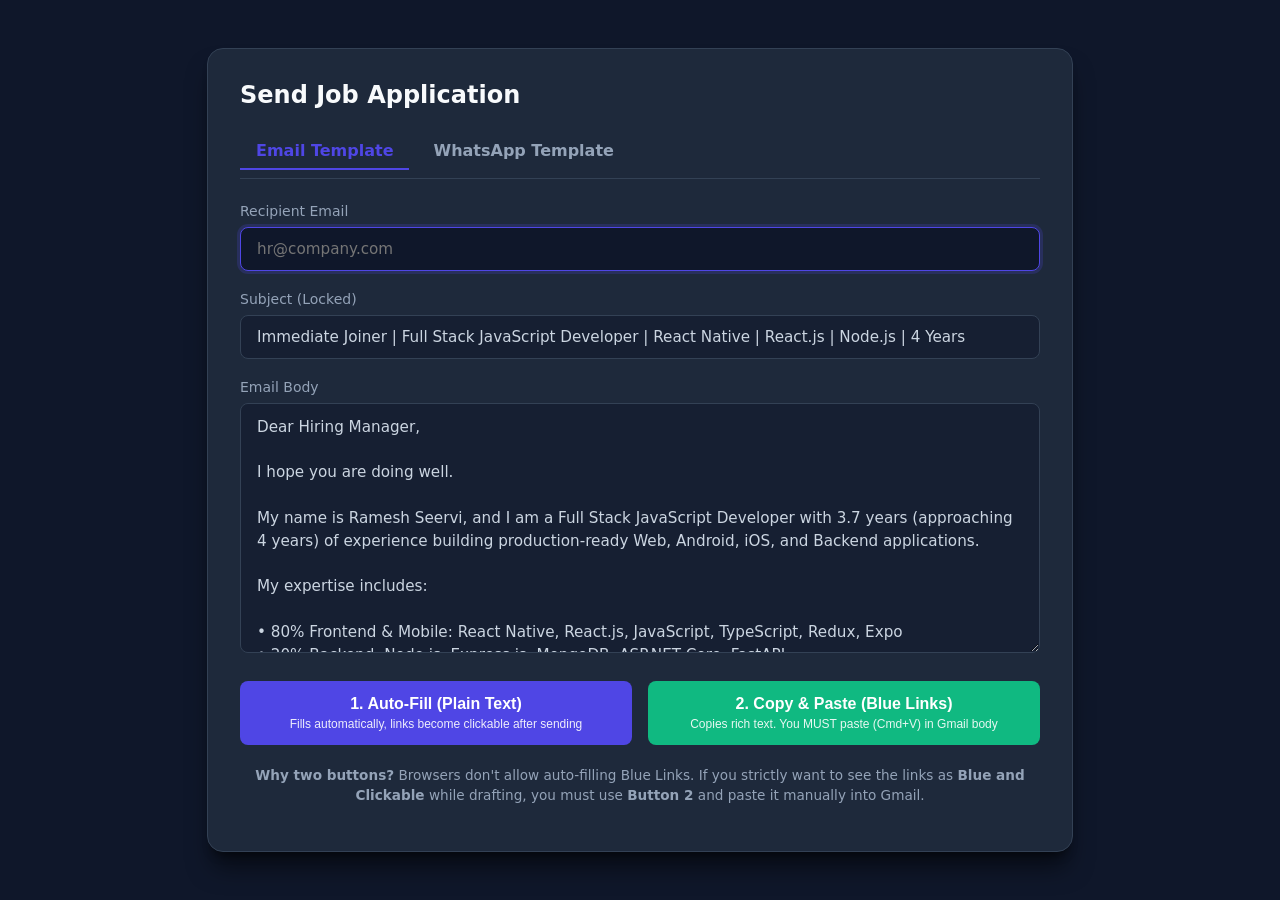
<file: email-sender-extension.html>
<!DOCTYPE html>
<html lang="en">

<head>
    <meta charset="UTF-8">
    <meta name="viewport" content="width=device-width, initial-scale=1.0">
    <title>Email Template Sender</title>
    <style>
        :root {
            --primary: #4F46E5;
            --primary-hover: #4338CA;
            --secondary: #10B981;
            --secondary-hover: #059669;
            --bg-color: #0F172A;
            --card-bg: #1E293B;
            --text-main: #F8FAFC;
            --text-muted: #94A3B8;
            --border-color: #334155;
        }

        body {
            font-family: 'Inter', system-ui, -apple-system, sans-serif;
            background-color: var(--bg-color);
            color: var(--text-main);
            display: flex;
            justify-content: center;
            align-items: center;
            min-height: 100vh;
            margin: 0;
            padding: 20px;
            box-sizing: border-box;
        }

        .container {
            background-color: var(--card-bg);
            border-radius: 16px;
            padding: 32px;
            width: 100%;
            max-width: 800px;
            box-shadow: 0 20px 25px -5px rgba(0, 0, 0, 0.5), 0 8px 10px -6px rgba(0, 0, 0, 0.5);
            border: 1px solid var(--border-color);
        }

        h1 {
            margin-top: 0;
            font-size: 1.5rem;
            margin-bottom: 24px;
            font-weight: 600;
        }

        .form-group {
            margin-bottom: 20px;
        }

        label {
            display: block;
            margin-bottom: 8px;
            color: var(--text-muted);
            font-size: 0.875rem;
            font-weight: 500;
        }

        input,
        textarea {
            width: 100%;
            padding: 12px 16px;
            background-color: #0F172A;
            border: 1px solid var(--border-color);
            border-radius: 8px;
            color: var(--text-main);
            font-size: 0.95rem;
            box-sizing: border-box;
            transition: border-color 0.2s, box-shadow 0.2s;
            font-family: inherit;
        }

        input:focus,
        textarea:focus {
            outline: none;
            border-color: var(--primary);
            box-shadow: 0 0 0 3px rgba(79, 70, 229, 0.2);
        }

        input:read-only,
        textarea:read-only {
            background-color: rgba(15, 23, 42, 0.5);
            cursor: not-allowed;
            color: #CBD5E1;
        }

        textarea {
            resize: vertical;
            min-height: 250px;
            line-height: 1.5;
        }

        .button-group {
            display: flex;
            gap: 16px;
            margin-top: 24px;
        }

        .btn {
            flex: 1;
            color: white;
            border: none;
            border-radius: 8px;
            padding: 14px 24px;
            font-size: 1rem;
            font-weight: 600;
            cursor: pointer;
            transition: background-color 0.2s, transform 0.1s;
            display: flex;
            flex-direction: column;
            justify-content: center;
            align-items: center;
            gap: 4px;
        }

        .btn:active {
            transform: scale(0.98);
        }

        .btn-primary {
            background-color: var(--primary);
        }

        .btn-primary:hover {
            background-color: var(--primary-hover);
        }

        .btn-secondary {
            background-color: var(--secondary);
        }

        .btn-secondary:hover {
            background-color: var(--secondary-hover);
        }

        .btn span {
            font-size: 0.75rem;
            font-weight: 400;
            opacity: 0.9;
        }

        .note {
            font-size: 0.85rem;
            color: var(--text-muted);
            margin-top: 20px;
            text-align: center;
            line-height: 1.5;
        }

        /* The invisible rich text template */
        #emailTemplate {
            position: absolute;
            left: -9999px;
            top: -9999px;
        }

        /* Tabs navigation styling */
        .tabs-nav {
            display: flex;
            gap: 8px;
            margin-bottom: 24px;
            border-bottom: 1px solid var(--border-color);
            padding-bottom: 8px;
        }

        .tab-btn {
            background: none;
            border: none;
            color: var(--text-muted);
            font-size: 1rem;
            font-weight: 600;
            padding: 8px 16px;
            cursor: pointer;
            border-bottom: 2px solid transparent;
            transition: all 0.2s;
            font-family: inherit;
        }

        .tab-btn.active {
            color: var(--primary);
            border-bottom-color: var(--primary);
        }

        .tab-btn:hover:not(.active) {
            color: var(--text-main);
        }

        .tab-content {
            display: none;
        }

        .tab-content.active {
            display: block;
        }
    </style>
</head>

<body>

    <div class="container">
        <h1>Send Job Application</h1>

        <div class="tabs-nav">
            <button class="tab-btn active" onclick="switchTab('email', this)">Email Template</button>
            <button class="tab-btn" onclick="switchTab('whatsapp', this)">WhatsApp Template</button>
        </div>

        <div id="tabContentEmail" class="tab-content active">
            <div class="form-group">
                <label for="recipient">Recipient Email</label>
                <input type="email" id="recipient" placeholder="hr@company.com" required autofocus>
            </div>

            <div class="form-group">
                <label for="subject">Subject (Locked)</label>
                <input type="text" id="subject"
                    value="Immediate Joiner | Full Stack JavaScript Developer | React Native | React.js | Node.js | 4 Years"
                    readonly>
            </div>

            <div class="form-group">
                <label for="body">Email Body</label>
                <textarea id="body" readonly>Dear Hiring Manager,

I hope you are doing well.

My name is Ramesh Seervi, and I am a Full Stack JavaScript Developer with 3.7 years (approaching 4 years) of experience building production-ready Web, Android, iOS, and Backend applications.

My expertise includes:

• 80% Frontend & Mobile: React Native, React.js, JavaScript, TypeScript, Redux, Expo
• 20% Backend: Node.js, Express.js, MongoDB, ASP.NET Core, FastAPI
• Firebase, REST APIs, AWS, JWT, Payment Gateway, Push Notifications, Deep Linking, Git
• AI-assisted development using ChatGPT, Claude, OpenAI Codex, and GitHub Copilot

I am a fast learner, adaptable to new technologies and business domains, and ready to contribute as a React Native Developer, React.js Developer, Web Developer, Backend Developer, or Full Stack Developer.

🚀 Live Production Projects
Web
• Bukih – https://bukih.com/
• Ondeen – https://ondeen.app/
• UrExpert – https://urxprt.com/
• MEDirect – https://medirect.link/

Mobile
• Timeinlive (Android) – https://play.google.com/store/apps/details?id=timeinlive.smartwork&hl=en_IN
• Ondeen (iOS) – https://apps.apple.com/us/app/ondeen/id6740039443
• Ondeen Organiser (iOS) – https://apps.apple.com/us/app/ondeen-organiser/id6740030819
• Bukih (iOS) – https://apps.apple.com/us/iphone/search?term=bukih
• Bukih Driver (Android) – https://play.google.com/store/apps/details?id=com.buikh.driver&hl=en_IN

Professional Details
• Experience: 3.7 Years (Approaching 4 Years)
• Current CTC: ₹8.5 LPA
• Expected CTC: ₹12–16 LPA (Negotiable)
• Notice Period: Immediate Joiner
• Location: Bengaluru

Resume:
https://drive.google.com/file/d/1SMA6ouALJ9uzKEm-zFy-EbtYbQ5_N4l2/view?usp=sharing

Video Introduction:
https://drive.google.com/file/d/1nlZ-unJ_i5oCUuqM9IO1x9ANcuHM-_XR/view?usp=drive_link

If you have any suitable opportunity, I'd be happy to discuss how I can contribute to your team.

Thank you for your time and consideration.

Best Regards,

Ramesh Seervi
Full Stack JavaScript Developer (React Native | React.js | Node.js)
📞 +91 6360494477
📧 ramseervi4321@gmail.com
📍 Bengaluru, India
LinkedIn: https://www.linkedin.com/in/ramesh-seervi-3976802b0</textarea>
            </div>

            <div class="button-group">
                <button class="btn btn-primary" onclick="sendEmailAutoFill()">
                    <div>1. Auto-Fill (Plain Text)</div>
                    <span>Fills automatically, links become clickable after sending</span>
                </button>

                <button class="btn btn-secondary" onclick="copyAndOpenGmail()">
                    <div>2. Copy & Paste (Blue Links)</div>
                    <span>Copies rich text. You MUST paste (Cmd+V) in Gmail body</span>
                </button>
            </div>

            <p class="note"><strong>Why two buttons?</strong> Browsers don't allow auto-filling Blue Links. If you
                strictly want to see the links as <b>Blue and Clickable</b> while drafting, you must use <b>Button 2</b>
                and paste it manually into Gmail.</p>
        </div> <!-- End of tabContentEmail -->

        <!-- WhatsApp Tab Content -->
        <div id="tabContentWhatsApp" class="tab-content">
            <div class="form-group">
                <label for="waRecipient">Recipient WhatsApp Number</label>
                <input type="tel" id="waRecipient"
                    placeholder="e.g. 6360494477 (Indian number - automatically adds +91)" style="margin-top: 4px;">
                <div style="display: flex; align-items: center; gap: 8px; margin-top: 10px;">
                    <input type="checkbox" id="waUseDesktop" style="width: auto; cursor: pointer; margin: 0;" checked>
                    <label for="waUseDesktop"
                        style="margin-bottom: 0; cursor: pointer; user-select: none; font-size: 0.85rem; font-weight: normal;">Use
                        WhatsApp Desktop App (instead of Web)</label>
                </div>
            </div>

            <div class="form-group">
                <label for="waBody1">WhatsApp Message 1</label>
                <textarea id="waBody1" style="min-height: 150px; font-family: inherit; font-size: 0.92rem;" readonly>Hi,

Hope you're doing well.

I am writing to share my profile for a Full Stack JavaScript Developer / React Native / React.js Developer opportunity.

I am an *Immediate Joiner (0 days notice period)* based in Bangalore, with *3.7+ years of experience* building high-performance mobile (React Native) and web (React.js, Node.js, MongoDB) applications. I can join and contribute from Day 1.

Kindly take a moment to review my profile. I would be grateful if you could consider me for any active or upcoming relevant openings.

Thank you for your time. Looking forward to connecting.

Regards,
Ramesh Seervi
📞 +91 6360494477</textarea>
            </div>

            <div class="form-group">
                <label for="waBody2">WhatsApp Message 2</label>
                <textarea id="waBody2" style="min-height: 150px; font-family: inherit; font-size: 0.92rem;" readonly>For your convenience, here are my professional profiles:

💼 LinkedIn: https://www.linkedin.com/in/ramesh-seervi-3976802b0

📄 Resume: https://drive.google.com/file/d/1SMA6ouALJ9uzKEm-zFy-EbtYbQ5_N4l2/view?usp=sharing

💻 GitHub: https://github.com/ramseervi2024

🎥 Introduction Video: https://drive.google.com/file/d/1nlZ-unJ_i5oCUuqM9IO1x9ANcuHM-_XR/view?usp=drive_link

Thank you for your time and consideration. I look forward to connecting with you.</textarea>
            </div>

            <div class="button-group">
                <button class="btn btn-primary" onclick="sendWhatsAppMessages(1)">
                    <div>1. Send Message 1</div>
                    <span>Launches WhatsApp with Msg 1 (Copies Msg 2 to clipboard)</span>
                </button>
                <button class="btn btn-secondary" onclick="sendWhatsAppMessages(2)">
                    <div>2. Send Message 2</div>
                    <span>Launches WhatsApp with Msg 2 (Backup option)</span>
                </button>
            </div>

            <p class="note" style="margin-top: 16px;"><strong>WhatsApp flow:</strong> Clicking the button formats the
                phone number, copies <b>Message 2</b> to your clipboard, and opens Web WhatsApp with <b>Message 1</b> in
                a new tab. Just paste (Cmd+V / Ctrl+V) and press Enter to send Message 2 immediately after!</p>
        </div> <!-- End of tabContentWhatsApp -->
    </div> <!-- End of container -->

    <!-- Hidden HTML Template with Colored Links for Button 2 -->
    <div id="emailTemplate">
        <div style="font-family: Arial, sans-serif; font-size: 14px; color: #333; line-height: 1.6;">
            <p>Dear Hiring Manager,</p>
            <p>I hope you are doing well.</p>
            <p>My name is <strong>Ramesh Seervi</strong>, and I am a <strong>Full Stack JavaScript Developer</strong> with <strong>3.7 years (approaching 4 years)</strong> of experience building <strong>production-ready Web, Android, iOS, and Backend applications</strong>.</p>
            <p><strong>My expertise includes:</strong></p>
            <ul>
                <li><strong>80% Frontend & Mobile:</strong> React Native, React.js, JavaScript, TypeScript, Redux, Expo</li>
                <li><strong>20% Backend:</strong> Node.js, Express.js, MongoDB, ASP.NET Core, FastAPI</li>
                <li>Firebase, REST APIs, AWS, JWT, Payment Gateway, Push Notifications, Deep Linking, Git</li>
                <li>AI-assisted development using ChatGPT, Claude, OpenAI Codex, and GitHub Copilot</li>
            </ul>
            <p>I am a <strong>fast learner</strong>, adaptable to new technologies and business domains, and ready to contribute as a <strong>React Native Developer, React.js Developer, Web Developer, Backend Developer, or Full Stack Developer</strong>.</p>
            <p><strong>🚀 Live Production Projects</strong><br>
            <strong>Web</strong><br>
                • Bukih – <a href="https://bukih.com/" style="color: #0066cc; text-decoration: underline;">https://bukih.com/</a><br>
                • Ondeen – <a href="https://ondeen.app/" style="color: #0066cc; text-decoration: underline;">https://ondeen.app/</a><br>
                • UrExpert – <a href="https://urxprt.com/" style="color: #0066cc; text-decoration: underline;">https://urxprt.com/</a><br>
                • MEDirect – <a href="https://medirect.link/" style="color: #0066cc; text-decoration: underline;">https://medirect.link/</a><br>
            <strong>Mobile</strong><br>
                • Timeinlive (Android) – <a href="https://play.google.com/store/apps/details?id=timeinlive.smartwork&hl=en_IN" style="color: #0066cc; text-decoration: underline;">https://play.google.com/store/apps/details?id=timeinlive.smartwork&hl=en_IN</a><br>
                • Ondeen (iOS) – <a href="https://apps.apple.com/us/app/ondeen/id6740039443" style="color: #0066cc; text-decoration: underline;">https://apps.apple.com/us/app/ondeen/id6740039443</a><br>
                • Ondeen Organiser (iOS) – <a href="https://apps.apple.com/us/app/ondeen-organiser/id6740030819" style="color: #0066cc; text-decoration: underline;">https://apps.apple.com/us/app/ondeen-organiser/id6740030819</a><br>
                • Bukih (iOS) – <a href="https://apps.apple.com/us/iphone/search?term=bukih" style="color: #0066cc; text-decoration: underline;">https://apps.apple.com/us/iphone/search?term=bukih</a><br>
                • Bukih Driver (Android) – <a href="https://play.google.com/store/apps/details?id=com.buikh.driver&hl=en_IN" style="color: #0066cc; text-decoration: underline;">https://play.google.com/store/apps/details?id=com.buikh.driver&hl=en_IN</a></p>
            <p><strong>Professional Details</strong><br>
                • Experience: <strong>3.7 Years (Approaching 4 Years)</strong><br>
                • Current CTC: <strong>₹8.5 LPA</strong><br>
                • Expected CTC: <strong>₹12–16 LPA (Negotiable)</strong><br>
                • Notice Period: <strong>Immediate Joiner</strong><br>
                • Location: <strong>Bengaluru</strong></p>
            <p><strong>Resume:</strong><br>
                <a href="https://drive.google.com/file/d/1SMA6ouALJ9uzKEm-zFy-EbtYbQ5_N4l2/view?usp=sharing" style="color: #0066cc; text-decoration: underline;">https://drive.google.com/file/d/1SMA6ouALJ9uzKEm-zFy-EbtYbQ5_N4l2/view?usp=sharing</a></p>
            <p><strong>Video Introduction:</strong><br>
                <a href="https://drive.google.com/file/d/1nlZ-unJ_i5oCUuqM9IO1x9ANcuHM-_XR/view?usp=drive_link" style="color: #0066cc; text-decoration: underline;">https://drive.google.com/file/d/1nlZ-unJ_i5oCUuqM9IO1x9ANcuHM-_XR/view?usp=drive_link</a></p>
            <p>If you have any suitable opportunity, I'd be happy to discuss how I can contribute to your team.</p>
            <p>Thank you for your time and consideration.</p>
            <p>Best Regards,</p>
            <p><strong>Ramesh Seervi</strong><br>
                Full Stack JavaScript Developer (React Native | React.js | Node.js)<br>
                📞 +91 6360494477<br>
                📧 <a href="mailto:ramseervi4321@gmail.com" style="color: #0066cc; text-decoration: underline;">ramseervi4321@gmail.com</a><br>
                📍 Bengaluru, India<br>
                🔗 <strong><a href="https://www.linkedin.com/in/ramesh-seervi-3976802b0" style="color: #0066cc; text-decoration: underline;">LinkedIn Profile</a></strong></p>
        </div>
    </div>

    <script>
        function getValues() {
            const recipient = document.getElementById('recipient').value.trim();
            const subject = document.getElementById('subject').value;
            const body = document.getElementById('body').value;

            if (!recipient) {
                alert('Please enter a recipient email address.');
                document.getElementById('recipient').focus();
                return null;
            }
            return { recipient, subject, body };
        }

        // Button 1: Auto Fill completely
        function sendEmailAutoFill() {
            const vals = getValues();
            if (!vals) return;
            const url = `https://mail.google.com/mail/?view=cm&fs=1&to=${encodeURIComponent(vals.recipient)}&su=${encodeURIComponent(vals.subject)}&body=${encodeURIComponent(vals.body)}`;
            window.open(url, '_blank');
        }

        // Universal Clipboard Helper for Plain Text (works on file:// and secure contexts)
        function copyTextToClipboard(text) {
            return new Promise((resolve) => {
                if (navigator.clipboard && navigator.clipboard.writeText) {
                    navigator.clipboard.writeText(text)
                        .then(() => resolve(true))
                        .catch(() => resolve(copyTextFallback(text)));
                } else {
                    resolve(copyTextFallback(text));
                }
            });
        }

        function copyTextFallback(text) {
            const textArea = document.createElement("textarea");
            textArea.value = text;
            textArea.style.position = "fixed";
            textArea.style.top = "0";
            textArea.style.left = "0";
            textArea.style.opacity = "0";
            document.body.appendChild(textArea);
            textArea.focus();
            textArea.select();
            try {
                const successful = document.execCommand('copy');
                document.body.removeChild(textArea);
                return successful;
            } catch (err) {
                console.error('Fallback plain text copy failed:', err);
                document.body.removeChild(textArea);
                return false;
            }
        }

        // Universal Clipboard Helper for Rich Text (HTML + Plain)
        function copyRichTextToClipboard(html, text) {
            return new Promise((resolve) => {
                if (navigator.clipboard && navigator.clipboard.write) {
                    const blobHtml = new Blob([html], { type: 'text/html' });
                    const blobText = new Blob([text], { type: 'text/plain' });
                    const data = [new ClipboardItem({
                        'text/html': blobHtml,
                        'text/plain': blobText
                    })];
                    navigator.clipboard.write(data)
                        .then(() => resolve(true))
                        .catch(() => resolve(copyRichTextFallback(html, text)));
                } else {
                    resolve(copyRichTextFallback(html, text));
                }
            });
        }

        function copyRichTextFallback(html, text) {
            const handler = function (e) {
                e.clipboardData.setData('text/html', html);
                e.clipboardData.setData('text/plain', text);
                e.preventDefault();
            };
            document.addEventListener('copy', handler);
            try {
                const successful = document.execCommand('copy');
                document.removeEventListener('copy', handler);
                return successful;
            } catch (err) {
                console.error('Fallback rich text copy failed:', err);
                document.removeEventListener('copy', handler);
                return false;
            }
        }

        // Button 2: Copy Rich text and paste
        async function copyAndOpenGmail() {
            const vals = getValues();
            if (!vals) return;

            const htmlContent = document.getElementById('emailTemplate').innerHTML;
            const plainText = document.getElementById('emailTemplate').innerText;

            const success = await copyRichTextToClipboard(htmlContent, plainText);

            // Open Gmail with recipient and subject ONLY (body left blank for user to paste)
            const url = `https://mail.google.com/mail/?view=cm&fs=1&to=${encodeURIComponent(vals.recipient)}&su=${encodeURIComponent(vals.subject)}`;
            window.open(url, '_blank');

            if (success) {
                alert('Email templates copied in rich format!\n\nSimply click inside the Gmail message body and press Paste (Cmd+V or Ctrl+V) to insert it with clickable links.');
            } else {
                alert('Auto-copy failed. Please copy the template from the text box manually.');
            }
        }

        // Tab switcher
        function switchTab(tabId, btn) {
            document.querySelectorAll('.tab-btn').forEach(b => b.classList.remove('active'));
            document.querySelectorAll('.tab-content').forEach(c => c.classList.remove('active'));

            btn.classList.add('active');
            if (tabId === 'email') {
                document.getElementById('tabContentEmail').classList.add('active');
            } else {
                document.getElementById('tabContentWhatsApp').classList.add('active');
            }
        }

        // Send messages to WhatsApp
        async function sendWhatsAppMessages(msgIndex = 1) {
            const rawPhone = document.getElementById('waRecipient').value.trim();
            if (!rawPhone) {
                alert('Please enter a recipient WhatsApp number.');
                document.getElementById('waRecipient').focus();
                return;
            }

            // Clean number: remove spaces, dashes, +, parentheses
            let phone = rawPhone.replace(/\D/g, '');

            if (!phone) {
                alert('Please enter a valid WhatsApp number (digits only).');
                document.getElementById('waRecipient').focus();
                return;
            }

            // Format to Indian number (+91) if it's 10 digits
            if (phone.length === 10) {
                phone = '91' + phone;
            }

            const msg1 = document.getElementById('waBody1').value;
            const msg2 = document.getElementById('waBody2').value;
            const useDesktop = document.getElementById('waUseDesktop').checked;

            if (msgIndex === 1) {
                const copySuccess = await copyTextToClipboard(msg2);

                if (useDesktop) {
                    const desktopUrl = `whatsapp://send?phone=${phone}&text=${encodeURIComponent(msg1)}`;
                    const link = document.createElement('a');
                    link.href = desktopUrl;
                    document.body.appendChild(link);
                    link.click();
                    document.body.removeChild(link);
                } else {
                    const webUrl = `https://web.whatsapp.com/send?phone=${phone}&text=${encodeURIComponent(msg1)}`;
                    window.open(webUrl, '_blank');
                }

                if (copySuccess) {
                    alert(useDesktop
                        ? 'Launching WhatsApp Desktop App with Message 1.\n\nMessage 2 has been copied to your clipboard! Paste (Cmd+V or Ctrl+V) and press Enter to send Message 2 immediately after.'
                        : 'Opening WhatsApp Web with Message 1.\n\nMessage 2 has been copied to your clipboard! Once loaded, click Send on Message 1, then press Paste (Cmd+V or Ctrl+V) and Enter to send Message 2 immediately.');
                } else {
                    alert(useDesktop
                        ? 'Launching WhatsApp Desktop App.\n\nNote: Auto-copy for Message 2 failed. Please copy Message 2 manually from the text box.'
                        : 'Opening WhatsApp Web with Message 1.\n\nNote: Auto-copy for Message 2 failed. Please copy Message 2 manually from the text box.');
                }
            } else {
                // Launch Message 2 directly
                if (useDesktop) {
                    const desktopUrl = `whatsapp://send?phone=${phone}&text=${encodeURIComponent(msg2)}`;
                    const link = document.createElement('a');
                    link.href = desktopUrl;
                    document.body.appendChild(link);
                    link.click();
                    document.body.removeChild(link);
                } else {
                    const webUrl = `https://web.whatsapp.com/send?phone=${phone}&text=${encodeURIComponent(msg2)}`;
                    window.open(webUrl, '_blank');
                }

                alert(useDesktop
                    ? 'Launching WhatsApp Desktop App with Message 2.'
                    : 'Opening WhatsApp Web with Message 2.');
            }
        }
    </script>
</body>

</html>
</file>
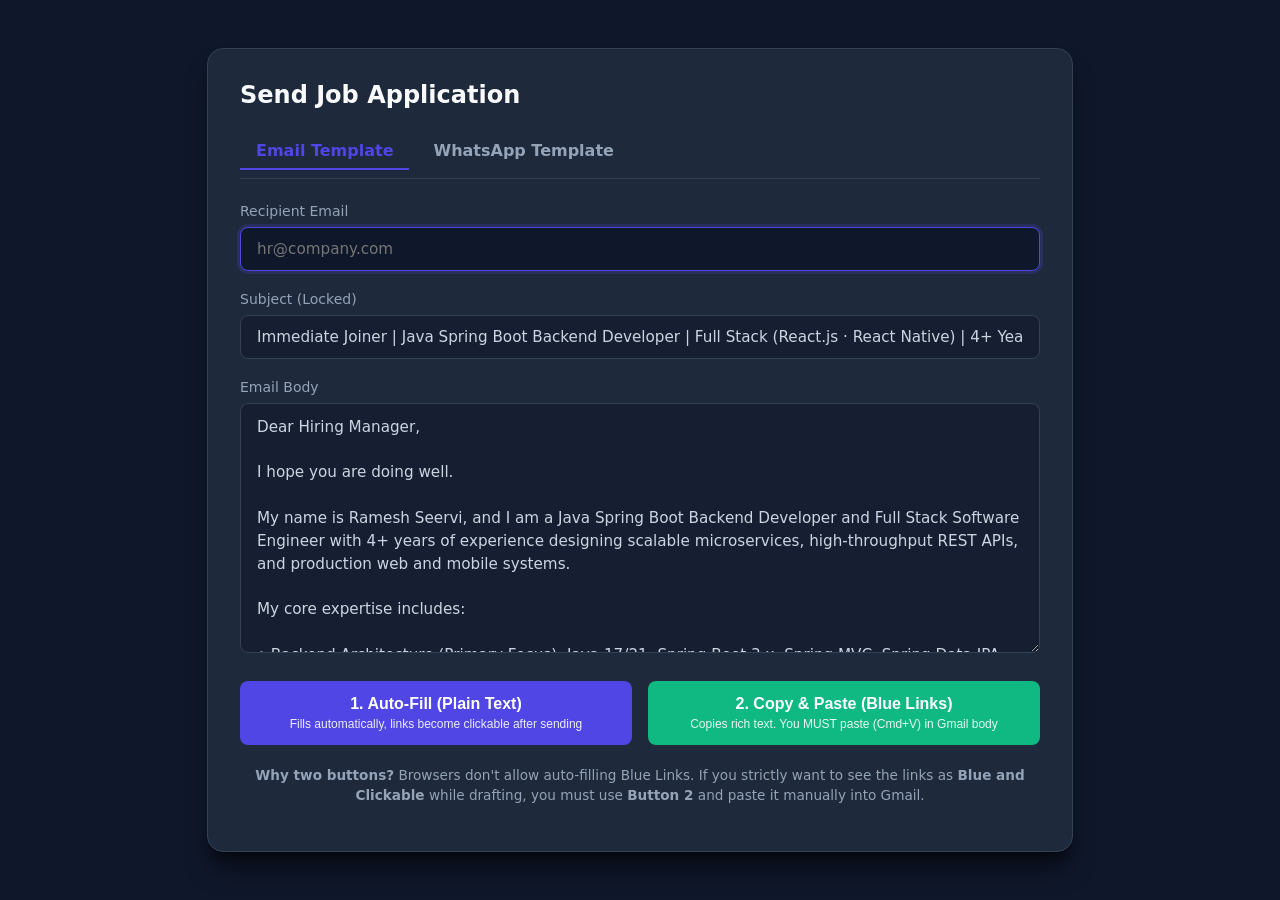
<file: email-sender.html>
<!DOCTYPE html>
<html lang="en">

<head>
    <meta charset="UTF-8">
    <meta name="viewport" content="width=device-width, initial-scale=1.0">
    <title>Email Template Sender</title>
    <style>
        :root {
            --primary: #4F46E5;
            --primary-hover: #4338CA;
            --secondary: #10B981;
            --secondary-hover: #059669;
            --bg-color: #0F172A;
            --card-bg: #1E293B;
            --text-main: #F8FAFC;
            --text-muted: #94A3B8;
            --border-color: #334155;
        }

        body {
            font-family: 'Inter', system-ui, -apple-system, sans-serif;
            background-color: var(--bg-color);
            color: var(--text-main);
            display: flex;
            justify-content: center;
            align-items: center;
            min-height: 100vh;
            margin: 0;
            padding: 20px;
            box-sizing: border-box;
        }

        .container {
            background-color: var(--card-bg);
            border-radius: 16px;
            padding: 32px;
            width: 100%;
            max-width: 800px;
            box-shadow: 0 20px 25px -5px rgba(0, 0, 0, 0.5), 0 8px 10px -6px rgba(0, 0, 0, 0.5);
            border: 1px solid var(--border-color);
        }

        h1 {
            margin-top: 0;
            font-size: 1.5rem;
            margin-bottom: 24px;
            font-weight: 600;
        }

        .form-group {
            margin-bottom: 20px;
        }

        label {
            display: block;
            margin-bottom: 8px;
            color: var(--text-muted);
            font-size: 0.875rem;
            font-weight: 500;
        }

        input,
        textarea {
            width: 100%;
            padding: 12px 16px;
            background-color: #0F172A;
            border: 1px solid var(--border-color);
            border-radius: 8px;
            color: var(--text-main);
            font-size: 0.95rem;
            box-sizing: border-box;
            transition: border-color 0.2s, box-shadow 0.2s;
            font-family: inherit;
        }

        input:focus,
        textarea:focus {
            outline: none;
            border-color: var(--primary);
            box-shadow: 0 0 0 3px rgba(79, 70, 229, 0.2);
        }

        input:read-only,
        textarea:read-only {
            background-color: rgba(15, 23, 42, 0.5);
            cursor: not-allowed;
            color: #CBD5E1;
        }

        textarea {
            resize: vertical;
            min-height: 250px;
            line-height: 1.5;
        }

        .button-group {
            display: flex;
            gap: 16px;
            margin-top: 24px;
        }

        .btn {
            flex: 1;
            color: white;
            border: none;
            border-radius: 8px;
            padding: 14px 24px;
            font-size: 1rem;
            font-weight: 600;
            cursor: pointer;
            transition: background-color 0.2s, transform 0.1s;
            display: flex;
            flex-direction: column;
            justify-content: center;
            align-items: center;
            gap: 4px;
        }

        .btn:active {
            transform: scale(0.98);
        }

        .btn-primary {
            background-color: var(--primary);
        }

        .btn-primary:hover {
            background-color: var(--primary-hover);
        }

        .btn-secondary {
            background-color: var(--secondary);
        }

        .btn-secondary:hover {
            background-color: var(--secondary-hover);
        }

        .btn span {
            font-size: 0.75rem;
            font-weight: 400;
            opacity: 0.9;
        }

        .note {
            font-size: 0.85rem;
            color: var(--text-muted);
            margin-top: 20px;
            text-align: center;
            line-height: 1.5;
        }

        /* The invisible rich text template */
        #emailTemplate {
            position: absolute;
            left: -9999px;
            top: -9999px;
        }

        /* Tabs navigation styling */
        .tabs-nav {
            display: flex;
            gap: 8px;
            margin-bottom: 24px;
            border-bottom: 1px solid var(--border-color);
            padding-bottom: 8px;
        }

        .tab-btn {
            background: none;
            border: none;
            color: var(--text-muted);
            font-size: 1rem;
            font-weight: 600;
            padding: 8px 16px;
            cursor: pointer;
            border-bottom: 2px solid transparent;
            transition: all 0.2s;
            font-family: inherit;
        }

        .tab-btn.active {
            color: var(--primary);
            border-bottom-color: var(--primary);
        }

        .tab-btn:hover:not(.active) {
            color: var(--text-main);
        }

        .tab-content {
            display: none;
        }

        .tab-content.active {
            display: block;
        }
    </style>
</head>

<body>

    <div class="container">
        <h1>Send Job Application</h1>

        <div class="tabs-nav">
            <button class="tab-btn active" onclick="switchTab('email', this)">Email Template</button>
            <button class="tab-btn" onclick="switchTab('whatsapp', this)">WhatsApp Template</button>
        </div>

        <div id="tabContentEmail" class="tab-content active">
            <div class="form-group">
                <label for="recipient">Recipient Email</label>
                <input type="email" id="recipient" placeholder="hr@company.com" required autofocus>
            </div>

            <div class="form-group">
                <label for="subject">Subject (Locked)</label>
                <input type="text" id="subject"
                    value="Immediate Joiner | Java Spring Boot Backend Developer | Full Stack (React.js · React Native) | 4+ Years"
                    readonly>
            </div>

            <div class="form-group">
                <label for="body">Email Body</label>
                <textarea id="body" readonly>Dear Hiring Manager,

I hope you are doing well.

My name is Ramesh Seervi, and I am a Java Spring Boot Backend Developer and Full Stack Software Engineer with 4+ years of experience designing scalable microservices, high-throughput REST APIs, and production web and mobile systems.

My core expertise includes:

• Backend Architecture (Primary Focus): Java 17/21, Spring Boot 3.x, Spring MVC, Spring Data JPA, Hibernate ORM, Spring Security (JWT authentication & RBAC), Controller-Service-Repository architecture, RESTful API design, global exception handling, input validation
• Microservices & Cloud: Microservices architecture, Spring Cloud, API Gateway, Eureka Service Discovery, Feign Client, Apache Kafka (producers/consumers, async messaging), Docker, Kubernetes, AWS (EC2, S3, RDS, ELB)
• Databases: MySQL (Primary - schema modeling, indexing, query optimization), MongoDB, Firebase
• Frontend & Mobile: React.js, React Native, TypeScript, JavaScript (ES6+), Redux Toolkit, Expo
• Payment & Integration: Payment gateway integration (Apple Pay, Mada, Visa, Google Pay), webhook handling, Postman, Swagger/OpenAPI, Git/GitHub, JUnit 5, Agile/Jira

I am an immediate joiner (0 days notice) ready to contribute as a Java Spring Boot Backend Developer, Microservices Engineer, or Full Stack Software Engineer.

🚀 Live Production Projects (Backend & Full Stack)
Backend & Web
• Ondeen – https://ondeen.app/ (Java Spring Boot, Spring Security, MySQL, REST APIs, React Native)
• UrExpert – https://urxprt.com/ (Java Spring Boot, JPA/Hibernate, MySQL, REST APIs, React.js)
• Venderlane – https://venderlane.com/ (Java Spring Boot, MySQL, JPA, REST APIs, React.js)
• Treat-it – https://treat-it.com/ (Java Spring Boot, Spring Security, MySQL, REST APIs, React.js)
• Holiday-Home – https://holidayhomes.com/ (Java Spring Boot, JPA, MySQL, REST APIs, React.js)
• Bukih – https://bukih.com/ (E-Commerce Platform with multi-payment gateway integration)

Mobile
• Timeinlive (Android) – https://play.google.com/store/apps/details?id=timeinlive.smartwork&hl=en_IN (Workforce management with Spring Boot REST APIs)
• Ondeen (iOS) – https://apps.apple.com/us/app/ondeen/id6740039443
• Ondeen Organiser (iOS) – https://apps.apple.com/us/app/ondeen-organiser/id6740030819
• Bukih (iOS) – https://apps.apple.com/us/iphone/search?term=bukih
• Bukih Driver (Android) – https://play.google.com/store/apps/details?id=com.buikh.driver&hl=en_IN

Professional Details
• Experience: 4+ Years
• Current CTC: ₹8.5 LPA
• Expected CTC: ₹12–16 LPA (Negotiable)
• Notice Period: Immediate Joiner (0 Days Notice)
• Location: Bengaluru, India (Open to Relocation / Remote)
• Education: B.E. Computer Science, Bangalore Institute of Technology (CGPA: 8.2/10)

Resume:
https://drive.google.com/file/d/1IRHPDFl_dBCS--x_CVdP0SDiOEP88NpW/view?usp=drive_link

Portfolio:
https://ramseervi2024.github.io/portfolio/

If you have any active or upcoming suitable opportunities, I would welcome the opportunity to discuss how I can contribute to your engineering team.

Thank you for your time and consideration.

Best Regards,

Ramesh Seervi
Java Spring Boot Backend Developer | Full Stack Engineer
📞 +91 6360494477
📧 ramseervi4321@gmail.com
📍 Bengaluru, India
LinkedIn: https://www.linkedin.com/in/ramesh-seervi-3976802b0</textarea>
            </div>

            <div class="button-group">
                <button class="btn btn-primary" onclick="sendEmailAutoFill()">
                    <div>1. Auto-Fill (Plain Text)</div>
                    <span>Fills automatically, links become clickable after sending</span>
                </button>

                <button class="btn btn-secondary" onclick="copyAndOpenGmail()">
                    <div>2. Copy &amp; Paste (Blue Links)</div>
                    <span>Copies rich text. You MUST paste (Cmd+V) in Gmail body</span>
                </button>
            </div>

            <p class="note"><strong>Why two buttons?</strong> Browsers don't allow auto-filling Blue Links. If you
                strictly want to see the links as <b>Blue and Clickable</b> while drafting, you must use <b>Button 2</b>
                and paste it manually into Gmail.</p>
        </div> <!-- End of tabContentEmail -->

        <!-- WhatsApp Tab Content -->
        <div id="tabContentWhatsApp" class="tab-content">
            <div class="form-group">
                <label for="waRecipient">Recipient WhatsApp Number</label>
                <input type="tel" id="waRecipient"
                    placeholder="e.g. 6360494477 (Indian number - automatically adds +91)" style="margin-top: 4px;">
                <div style="display: flex; align-items: center; gap: 8px; margin-top: 10px;">
                    <input type="checkbox" id="waUseDesktop" style="width: auto; cursor: pointer; margin: 0;" checked>
                    <label for="waUseDesktop"
                        style="margin-bottom: 0; cursor: pointer; user-select: none; font-size: 0.85rem; font-weight: normal;">Use
                        WhatsApp Desktop App (instead of Web)</label>
                </div>
            </div>

            <div class="form-group">
                <label for="waBody1">WhatsApp Message 1</label>
                <textarea id="waBody1" style="min-height: 150px; font-family: inherit; font-size: 0.92rem;" readonly>Hi,

Hope you're doing well.

I am writing to share my profile for a *Java Spring Boot Backend Developer / Full Stack Software Engineer* opportunity.

I am an *Immediate Joiner (0 days notice period)* based in Bangalore, with *4+ years of experience* designing scalable microservices, high-throughput REST APIs, Spring Security (JWT/RBAC), JPA/Hibernate, MySQL, Kafka, and full-stack React.js / React Native systems. I can join and contribute from Day 1.

Kindly take a moment to review my profile. I would be grateful if you could consider me for any active or upcoming relevant openings.

Thank you for your time. Looking forward to connecting.

Regards,
Ramesh Seervi
📞 +91 6360494477</textarea>
            </div>

            <div class="form-group">
                <label for="waBody2">WhatsApp Message 2</label>
                <textarea id="waBody2" style="min-height: 150px; font-family: inherit; font-size: 0.92rem;" readonly>For your convenience, here are my professional profiles:

💼 LinkedIn: https://www.linkedin.com/in/ramesh-seervi-3976802b0

📄 Resume: https://drive.google.com/file/d/1IRHPDFl_dBCS--x_CVdP0SDiOEP88NpW/view?usp=drive_link

💻 GitHub: https://github.com/ramseervi2024

🌐 Portfolio: https://ramseervi2024.github.io/portfolio/

Thank you for your time and consideration. I look forward to connecting with you.</textarea>
            </div>

            <div class="button-group">
                <button class="btn btn-primary" onclick="sendWhatsAppMessages(1)">
                    <div>1. Send Message 1</div>
                    <span>Launches WhatsApp with Msg 1 (Copies Msg 2 to clipboard)</span>
                </button>
                <button class="btn btn-secondary" onclick="sendWhatsAppMessages(2)">
                    <div>2. Send Message 2</div>
                    <span>Launches WhatsApp with Msg 2 (Backup option)</span>
                </button>
            </div>

            <p class="note" style="margin-top: 16px;"><strong>WhatsApp flow:</strong> Clicking the button formats the
                phone number, copies <b>Message 2</b> to your clipboard, and opens Web WhatsApp with <b>Message 1</b> in
                a new tab. Just paste (Cmd+V / Ctrl+V) and press Enter to send Message 2 immediately after!</p>
        </div> <!-- End of tabContentWhatsApp -->
    </div> <!-- End of container -->

    <!-- Hidden HTML Template with Colored Links for Button 2 -->
    <div id="emailTemplate">
        <div style="font-family: Arial, sans-serif; font-size: 14px; color: #333; line-height: 1.6;">
            <p>Dear Hiring Manager,</p>
            <p>I hope you are doing well.</p>
            <p>My name is <strong>Ramesh Seervi</strong>, and I am a <strong>Java Spring Boot Backend Developer &amp; Full Stack Software Engineer</strong> with <strong>4+ years of experience</strong> building production-ready microservices, REST APIs, and web/mobile platforms.</p>
            <p><strong>My core expertise includes:</strong></p>
            <ul>
                <li><strong>Backend Architecture:</strong> Java 17/21, Spring Boot 3.x, Spring MVC, Spring Data JPA, Hibernate ORM, Spring Security (JWT &amp; RBAC), RESTful APIs, Controller-Service-Repository architecture</li>
                <li><strong>Microservices &amp; Cloud:</strong> Spring Cloud, API Gateway, Eureka, Apache Kafka, Docker, Kubernetes, AWS (EC2, S3, RDS)</li>
                <li><strong>Databases:</strong> MySQL (Primary - schema design &amp; query optimization), MongoDB, Firebase</li>
                <li><strong>Frontend &amp; Mobile:</strong> React.js, React Native, TypeScript, JavaScript (ES6+), Redux Toolkit, Expo</li>
                <li><strong>Integrations:</strong> Payment Gateways (Apple Pay, Mada, Visa, Google Pay), Webhooks, Postman, Swagger/OpenAPI, Git/GitHub</li>
            </ul>
            <p>I am an <strong>immediate joiner (0 days notice)</strong> ready to contribute as a <strong>Java Spring Boot Backend Developer, Microservices Engineer, or Full Stack Software Engineer</strong>.</p>
            <p><strong>🚀 Live Production Projects (Backend &amp; Full Stack)</strong><br>
            <strong>Backend &amp; Web</strong><br>
                • Ondeen – <a href="https://ondeen.app/" style="color: #0066cc; text-decoration: underline;">https://ondeen.app/</a> (Java Spring Boot · MySQL · React Native · Apple Pay)<br>
                • UrExpert – <a href="https://urxprt.com/" style="color: #0066cc; text-decoration: underline;">https://urxprt.com/</a> (Java Spring Boot · JPA · MySQL · React.js)<br>
                • Venderlane – <a href="https://venderlane.com/" style="color: #0066cc; text-decoration: underline;">https://venderlane.com/</a> (Java Spring Boot · MySQL · REST APIs)<br>
                • Treat-it – <a href="https://treat-it.com/" style="color: #0066cc; text-decoration: underline;">https://treat-it.com/</a> (Java Spring Boot · Spring Security · MySQL)<br>
                • Holiday-Home – <a href="https://holidayhomes.com/" style="color: #0066cc; text-decoration: underline;">https://holidayhomes.com/</a> (Java Spring Boot · JPA · MySQL)<br>
                • Bukih – <a href="https://bukih.com/" style="color: #0066cc; text-decoration: underline;">https://bukih.com/</a><br>
            <strong>Mobile</strong><br>
                • Timeinlive (Android) – <a href="https://play.google.com/store/apps/details?id=timeinlive.smartwork&hl=en_IN" style="color: #0066cc; text-decoration: underline;">https://play.google.com/store/apps/details?id=timeinlive.smartwork&hl=en_IN</a><br>
                • Ondeen (iOS) – <a href="https://apps.apple.com/us/app/ondeen/id6740039443" style="color: #0066cc; text-decoration: underline;">https://apps.apple.com/us/app/ondeen/id6740039443</a><br>
                • Ondeen Organiser (iOS) – <a href="https://apps.apple.com/us/app/ondeen-organiser/id6740030819" style="color: #0066cc; text-decoration: underline;">https://apps.apple.com/us/app/ondeen-organiser/id6740030819</a><br>
                • Bukih (iOS) – <a href="https://apps.apple.com/us/iphone/search?term=bukih" style="color: #0066cc; text-decoration: underline;">https://apps.apple.com/us/iphone/search?term=bukih</a><br>
                • Bukih Driver (Android) – <a href="https://play.google.com/store/apps/details?id=com.buikh.driver&hl=en_IN" style="color: #0066cc; text-decoration: underline;">https://play.google.com/store/apps/details?id=com.buikh.driver&hl=en_IN</a></p>
            <p><strong>Professional Details</strong><br>
                • Experience: <strong>4+ Years</strong><br>
                • Current CTC: <strong>₹8.5 LPA</strong><br>
                • Expected CTC: <strong>₹12–16 LPA (Negotiable)</strong><br>
                • Notice Period: <strong>Immediate Joiner (0 Days Notice)</strong><br>
                • Location: <strong>Bengaluru, India (Open to Relocation / Remote)</strong><br>
                • Education: <strong>B.E. Computer Science, Bangalore Institute of Technology (CGPA: 8.2/10)</strong></p>
            <p><strong>Resume:</strong><br>
                <a href="https://drive.google.com/file/d/1IRHPDFl_dBCS--x_CVdP0SDiOEP88NpW/view?usp=drive_link" style="color: #0066cc; text-decoration: underline;">https://drive.google.com/file/d/1IRHPDFl_dBCS--x_CVdP0SDiOEP88NpW/view?usp=drive_link</a></p>
            <p>If you have any active or upcoming suitable opportunities, I would welcome the opportunity to discuss how I can contribute to your engineering team.</p>
            <p>Thank you for your time and consideration.</p>
            <p>Best Regards,</p>
            <p><strong>Ramesh Seervi</strong><br>
                Java Spring Boot Backend Developer | Full Stack Engineer<br>
                📞 +91 6360494477<br>
                📧 <a href="mailto:ramseervi4321@gmail.com" style="color: #0066cc; text-decoration: underline;">ramseervi4321@gmail.com</a><br>
                📍 Bengaluru, India<br>
                🔗 <strong><a href="https://www.linkedin.com/in/ramesh-seervi-3976802b0" style="color: #0066cc; text-decoration: underline;">LinkedIn Profile</a></strong></p>
        </div>
    </div>

    <script>
        function getValues() {
            const recipient = document.getElementById('recipient').value.trim();
            const subject = document.getElementById('subject').value;
            const body = document.getElementById('body').value;

            if (!recipient) {
                alert('Please enter a recipient email address.');
                document.getElementById('recipient').focus();
                return null;
            }
            return { recipient, subject, body };
        }

        // Button 1: Auto Fill completely
        function sendEmailAutoFill() {
            const vals = getValues();
            if (!vals) return;
            const url = `https://mail.google.com/mail/?view=cm&fs=1&to=${encodeURIComponent(vals.recipient)}&su=${encodeURIComponent(vals.subject)}&body=${encodeURIComponent(vals.body)}`;
            window.open(url, '_blank');
        }

        // Universal Clipboard Helper for Plain Text (works on file:// and secure contexts)
        function copyTextToClipboard(text) {
            return new Promise((resolve) => {
                if (navigator.clipboard && navigator.clipboard.writeText) {
                    navigator.clipboard.writeText(text)
                        .then(() => resolve(true))
                        .catch(() => resolve(copyTextFallback(text)));
                } else {
                    resolve(copyTextFallback(text));
                }
            });
        }

        function copyTextFallback(text) {
            const textArea = document.createElement("textarea");
            textArea.value = text;
            textArea.style.position = "fixed";
            textArea.style.top = "0";
            textArea.style.left = "0";
            textArea.style.opacity = "0";
            document.body.appendChild(textArea);
            textArea.focus();
            textArea.select();
            try {
                const successful = document.execCommand('copy');
                document.body.removeChild(textArea);
                return successful;
            } catch (err) {
                console.error('Fallback plain text copy failed:', err);
                document.body.removeChild(textArea);
                return false;
            }
        }

        // Universal Clipboard Helper for Rich Text (HTML + Plain)
        function copyRichTextToClipboard(html, text) {
            return new Promise((resolve) => {
                if (navigator.clipboard && navigator.clipboard.write) {
                    const blobHtml = new Blob([html], { type: 'text/html' });
                    const blobText = new Blob([text], { type: 'text/plain' });
                    const data = [new ClipboardItem({
                        'text/html': blobHtml,
                        'text/plain': blobText
                    })];
                    navigator.clipboard.write(data)
                        .then(() => resolve(true))
                        .catch(() => resolve(copyRichTextFallback(html, text)));
                } else {
                    resolve(copyRichTextFallback(html, text));
                }
            });
        }

        function copyRichTextFallback(html, text) {
            const handler = function (e) {
                e.clipboardData.setData('text/html', html);
                e.clipboardData.setData('text/plain', text);
                e.preventDefault();
            };
            document.addEventListener('copy', handler);
            try {
                const successful = document.execCommand('copy');
                document.removeEventListener('copy', handler);
                return successful;
            } catch (err) {
                console.error('Fallback rich text copy failed:', err);
                document.removeEventListener('copy', handler);
                return false;
            }
        }

        // Button 2: Copy Rich text and paste
        async function copyAndOpenGmail() {
            const vals = getValues();
            if (!vals) return;

            const htmlContent = document.getElementById('emailTemplate').innerHTML;
            const plainText = document.getElementById('emailTemplate').innerText;

            const success = await copyRichTextToClipboard(htmlContent, plainText);

            // Open Gmail with recipient and subject ONLY (body left blank for user to paste)
            const url = `https://mail.google.com/mail/?view=cm&fs=1&to=${encodeURIComponent(vals.recipient)}&su=${encodeURIComponent(vals.subject)}`;
            window.open(url, '_blank');

            if (success) {
                alert('Email templates copied in rich format!\n\nSimply click inside the Gmail message body and press Paste (Cmd+V or Ctrl+V) to insert it with clickable links.');
            } else {
                alert('Auto-copy failed. Please copy the template from the text box manually.');
            }
        }

        // Tab switcher
        function switchTab(tabId, btn) {
            document.querySelectorAll('.tab-btn').forEach(b => b.classList.remove('active'));
            document.querySelectorAll('.tab-content').forEach(c => c.classList.remove('active'));

            btn.classList.add('active');
            if (tabId === 'email') {
                document.getElementById('tabContentEmail').classList.add('active');
            } else {
                document.getElementById('tabContentWhatsApp').classList.add('active');
            }
        }

        // Send messages to WhatsApp
        async function sendWhatsAppMessages(msgIndex = 1) {
            const rawPhone = document.getElementById('waRecipient').value.trim();
            if (!rawPhone) {
                alert('Please enter a recipient WhatsApp number.');
                document.getElementById('waRecipient').focus();
                return;
            }

            // Clean number: remove spaces, dashes, +, parentheses
            let phone = rawPhone.replace(/\D/g, '');

            if (!phone) {
                alert('Please enter a valid WhatsApp number (digits only).');
                document.getElementById('waRecipient').focus();
                return;
            }

            // Format to Indian number (+91) if it's 10 digits
            if (phone.length === 10) {
                phone = '91' + phone;
            }

            const msg1 = document.getElementById('waBody1').value;
            const msg2 = document.getElementById('waBody2').value;
            const useDesktop = document.getElementById('waUseDesktop').checked;

            if (msgIndex === 1) {
                const copySuccess = await copyTextToClipboard(msg2);

                if (useDesktop) {
                    const desktopUrl = `whatsapp://send?phone=${phone}&text=${encodeURIComponent(msg1)}`;
                    const link = document.createElement('a');
                    link.href = desktopUrl;
                    document.body.appendChild(link);
                    link.click();
                    document.body.removeChild(link);
                } else {
                    const webUrl = `https://web.whatsapp.com/send?phone=${phone}&text=${encodeURIComponent(msg1)}`;
                    window.open(webUrl, '_blank');
                }

                if (copySuccess) {
                    alert(useDesktop
                        ? 'Launching WhatsApp Desktop App with Message 1.\n\nMessage 2 has been copied to your clipboard! Paste (Cmd+V or Ctrl+V) and press Enter to send Message 2 immediately after.'
                        : 'Opening WhatsApp Web with Message 1.\n\nMessage 2 has been copied to your clipboard! Once loaded, click Send on Message 1, then press Paste (Cmd+V or Ctrl+V) and Enter to send Message 2 immediately.');
                } else {
                    alert(useDesktop
                        ? 'Launching WhatsApp Desktop App.\n\nNote: Auto-copy for Message 2 failed. Please copy Message 2 manually from the text box.'
                        : 'Opening WhatsApp Web with Message 1.\n\nNote: Auto-copy for Message 2 failed. Please copy Message 2 manually from the text box.');
                }
            } else {
                // Launch Message 2 directly
                if (useDesktop) {
                    const desktopUrl = `whatsapp://send?phone=${phone}&text=${encodeURIComponent(msg2)}`;
                    const link = document.createElement('a');
                    link.href = desktopUrl;
                    document.body.appendChild(link);
                    link.click();
                    document.body.removeChild(link);
                } else {
                    const webUrl = `https://web.whatsapp.com/send?phone=${phone}&text=${encodeURIComponent(msg2)}`;
                    window.open(webUrl, '_blank');
                }

                alert(useDesktop
                    ? 'Launching WhatsApp Desktop App with Message 2.'
                    : 'Opening WhatsApp Web with Message 2.');
            }
        }
    </script>
</body>

</html>
</file>
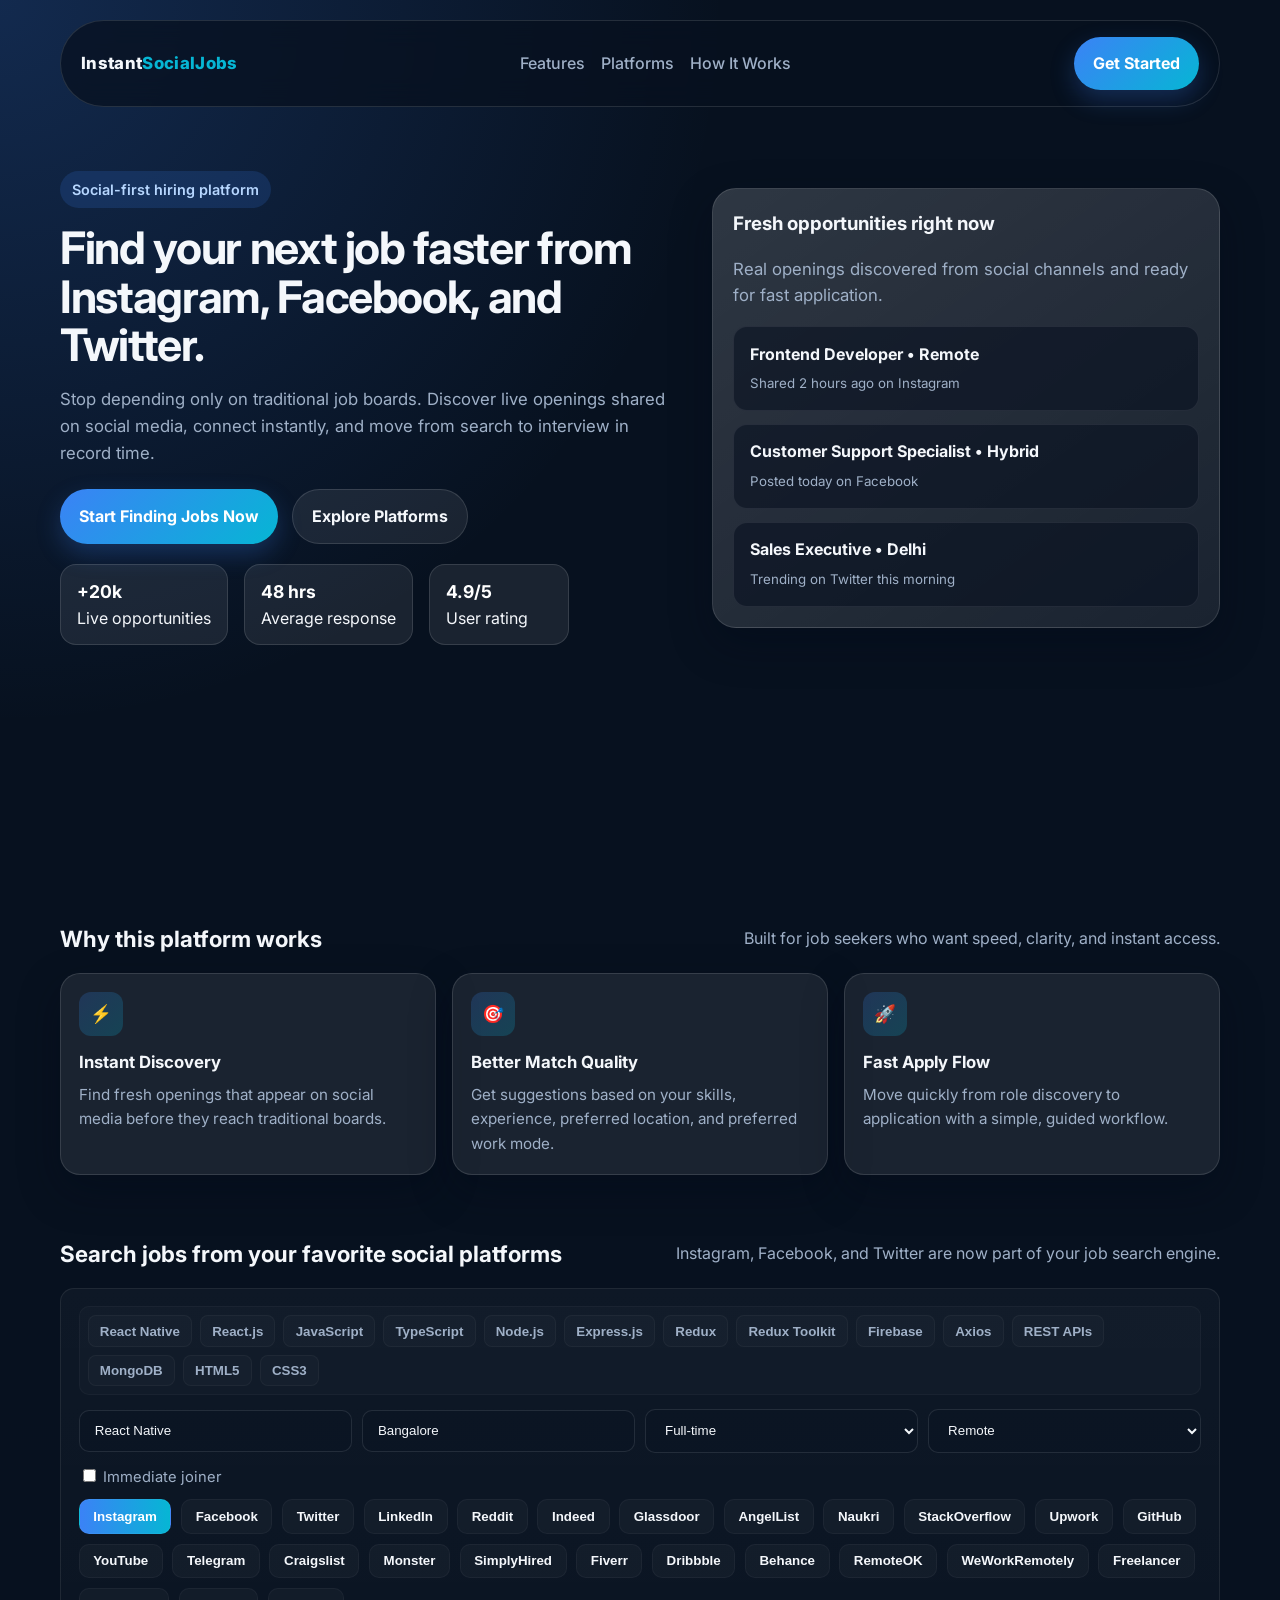
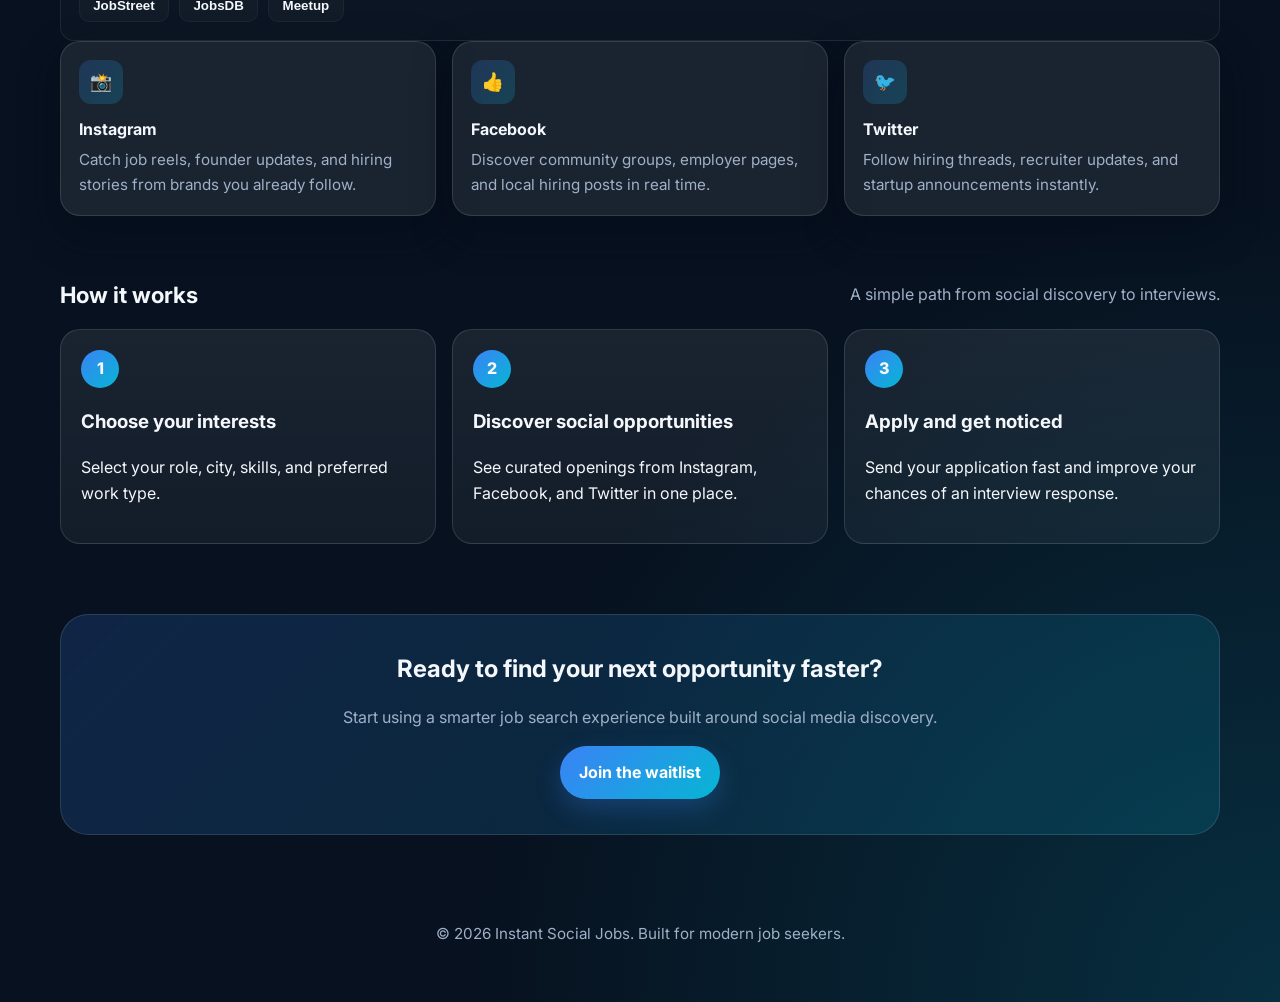
<file: findimmediateJobfromsocialmedia.html>
<!DOCTYPE html>
<html lang="en">
<head>
  <meta charset="UTF-8" />
  <meta name="viewport" content="width=device-width, initial-scale=1.0" />
  <meta name="description" content="Discover instant job opportunities from Instagram, Facebook, Twitter, and other social media platforms in one modern dashboard." />
  <title>Instant Social Jobs | Find Jobs Faster</title>
  <link rel="preconnect" href="https://fonts.googleapis.com" />
  <link rel="preconnect" href="https://fonts.gstatic.com" crossorigin />
  <link href="https://fonts.googleapis.com/css2?family=Inter:wght@400;500;600;700;800&display=swap" rel="stylesheet" />
  <style>
    :root {
      --bg: #07111f;
      --bg-soft: #0f1d33;
      --surface: rgba(255, 255, 255, 0.08);
      --surface-strong: rgba(255, 255, 255, 0.14);
      --text: #f4f7fb;
      --muted: #9fb0c7;
      --primary: #3b82f6;
      --primary-2: #06b6d4;
      --accent: #34d399;
      --border: rgba(255, 255, 255, 0.12);
      --shadow: 0 16px 40px rgba(2, 8, 23, 0.35);
    }

    * { box-sizing: border-box; }
    html { scroll-behavior: smooth; }
    body {
      margin: 0;
      font-family: 'Inter', sans-serif;
      color: var(--text);
      background:
        radial-gradient(circle at top left, rgba(59,130,246,0.22), transparent 25%),
        radial-gradient(circle at bottom right, rgba(6,182,212,0.18), transparent 28%),
        var(--bg);
      line-height: 1.6;
    }

    a { color: inherit; text-decoration: none; }
    img { max-width: 100%; display: block; }

    .container {
      width: min(1160px, calc(100% - 2rem));
      margin: 0 auto;
    }

    .hero {
      min-height: 100vh;
      padding: 1.25rem 0 4rem;
    }

    .nav {
      display: flex;
      align-items: center;
      justify-content: space-between;
      padding: 1rem 1.25rem;
      border: 1px solid var(--border);
      border-radius: 999px;
      background: rgba(7, 17, 31, 0.75);
      backdrop-filter: blur(14px);
      position: sticky;
      top: 1rem;
      z-index: 10;
    }

    .brand {
      font-weight: 800;
      font-size: 1.05rem;
      letter-spacing: 0.02em;
    }

    .brand span { color: var(--primary-2); }

    .nav-links {
      display: flex;
      gap: 1rem;
      color: var(--muted);
      font-weight: 500;
    }

    .nav-links a:hover { color: var(--text); }

    .btn {
      display: inline-flex;
      align-items: center;
      justify-content: center;
      padding: 0.85rem 1.2rem;
      border-radius: 999px;
      font-weight: 700;
      transition: transform 0.2s ease, box-shadow 0.2s ease;
      cursor: pointer;
      border: none;
    }

    .btn:hover { transform: translateY(-2px); }
    .btn-primary {
      background: linear-gradient(135deg, var(--primary), var(--primary-2));
      color: #fff;
      box-shadow: 0 10px 25px rgba(59,130,246,0.25);
    }

    .btn-secondary {
      background: rgba(255,255,255,0.08);
      border: 1px solid var(--border);
      color: var(--text);
    }

    .hero-grid {
      display: grid;
      grid-template-columns: 1.1fr 0.9fr;
      gap: 2rem;
      align-items: center;
      padding: 4rem 0 2rem;
    }

    .eyebrow {
      display: inline-block;
      padding: 0.45rem 0.75rem;
      border-radius: 999px;
      background: rgba(59,130,246,0.16);
      color: #b7d7ff;
      font-size: 0.9rem;
      font-weight: 600;
      margin-bottom: 1rem;
    }

    h1 {
      font-size: clamp(2.1rem, 3.5vw, 3.7rem);
      line-height: 1.08;
      margin: 0 0 1rem;
      letter-spacing: -0.03em;
    }

    .hero p { color: var(--muted); font-size: 1.05rem; }

    .hero-actions {
      display: flex;
      flex-wrap: wrap;
      gap: 0.85rem;
      margin: 1.4rem 0 1.1rem;
    }

    .stats {
      display: flex;
      flex-wrap: wrap;
      gap: 1rem;
      margin-top: 1.25rem;
    }

    .stat-pill {
      padding: 0.8rem 1rem;
      border: 1px solid var(--border);
      border-radius: 16px;
      background: var(--surface);
      min-width: 140px;
    }

    .stat-pill strong { display: block; font-size: 1.1rem; color: #fff; }

    .hero-card {
      padding: 1.25rem;
      border-radius: 24px;
      border: 1px solid var(--border);
      background: linear-gradient(145deg, rgba(255,255,255,0.16), rgba(255,255,255,0.08));
      box-shadow: var(--shadow);
    }

    .hero-card h3 { margin-top: 0; margin-bottom: 0.5rem; }

    .job-list {
      display: grid;
      gap: 0.8rem;
      margin-top: 1rem;
    }

    .job-item {
      padding: 0.9rem 1rem;
      border-radius: 14px;
      background: rgba(7,17,31,0.58);
      border: 1px solid rgba(255,255,255,0.08);
    }

    .job-item strong { display: block; margin-bottom: 0.2rem; }
    .job-item small { color: var(--muted); }

    section { padding: 1.3rem 0 2.5rem; }

    .section-title {
      display: flex;
      align-items: center;
      justify-content: space-between;
      gap: 1rem;
      margin-bottom: 1rem;
    }

    .section-title h2 { margin: 0; font-size: 1.4rem; }

    .section-title p { color: var(--muted); margin: 0; }

    .feature-grid,
    .feature-grid,
    .platform-grid {
      display: grid;
      grid-template-columns: repeat(3, minmax(0, 1fr));
      gap: 1rem;
    }

    .search-panel {
      padding: 1.1rem;
      border-radius: 14px;
      border: 1px solid rgba(255,255,255,0.08);
      background: linear-gradient(180deg, rgba(255,255,255,0.03), rgba(255,255,255,0.02));
      display: flex;
      flex-direction: column;
      gap: 0.85rem;
    }

    .form-row {
      display: flex;
      gap: 0.6rem;
      align-items: center;
      flex-wrap: wrap;
    }

    .form-row input[type="text"],
    .form-row select {
      padding: 0.78rem 0.95rem;
      border-radius: 10px;
      border: 1px solid rgba(255,255,255,0.10);
      background: rgba(10,20,36,0.6);
      color: var(--text);
      min-width: 160px;
      flex: 1;
      outline: none;
    }

    .form-row input[type="text"]::placeholder {
      color: rgba(255,255,255,0.45);
    }

    .form-row label { color: var(--muted); font-size: 0.92rem; margin-right: 0.35rem; }

    .platform-buttons { display: flex; gap: 0.6rem; flex-wrap: wrap; }

    .skills-list { display:flex; gap:0.5rem; flex-wrap:wrap; align-items:center; padding:0.5rem; border-radius:10px; background:rgba(255,255,255,0.02); border:1px solid rgba(255,255,255,0.03); }

    .platform-button {
      padding: 0.55rem 0.85rem;
      border-radius: 10px;
      border: 1px solid rgba(255,255,255,0.04);
      background: rgba(255,255,255,0.03);
      cursor: pointer;
      font-weight: 700;
      color: var(--text);
      transition: transform 0.12s ease, background 0.12s ease;
    }

    .platform-button:hover { transform: translateY(-2px); background: rgba(255,255,255,0.06); }

    .platform-button.primary { background: linear-gradient(90deg, var(--primary), var(--primary-2)); color: white; }
    .platform-button.active {
      border-color: var(--primary-2);
      box-shadow: 0 6px 18px rgba(6,182,212,0.12);
      background: linear-gradient(90deg, rgba(59,130,246,0.16), rgba(6,182,212,0.12));
      color: #fff;
    }
    .platform-button.skill { background: rgba(255,255,255,0.02); padding: 0.45rem 0.7rem; font-weight:600; border-radius:8px; color:var(--muted); }
    .platform-button.skill.active { background: linear-gradient(90deg, rgba(59,130,246,0.12), rgba(6,182,212,0.08)); border-color: rgba(59,130,246,0.28); color: #fff; }

    .card {
      padding: 1.15rem;
      border-radius: 20px;
      border: 1px solid var(--border);
      background: var(--surface);
      box-shadow: var(--shadow);
    }

    .icon {
      width: 44px;
      height: 44px;
      display: grid;
      place-items: center;
      border-radius: 12px;
      margin-bottom: 0.8rem;
      font-size: 1.1rem;
      background: linear-gradient(135deg, rgba(59,130,246,0.2), rgba(6,182,212,0.22));
    }

    .card h3 { margin: 0 0 0.45rem; font-size: 1.05rem; }
    .card p { margin: 0; color: var(--muted); font-size: 0.95rem; }

    .steps {
      display: grid;
      grid-template-columns: repeat(3, minmax(0, 1fr));
      gap: 1rem;
    }

    .step {
      padding: 1.25rem;
      border-radius: 20px;
      background: linear-gradient(180deg, rgba(255,255,255,0.08), rgba(255,255,255,0.05));
      border: 1px solid var(--border);
    }

    .step .num {
      width: 38px;
      height: 38px;
      display: grid;
      place-items: center;
      border-radius: 50%;
      background: linear-gradient(135deg, var(--primary), var(--primary-2));
      font-weight: 800;
      margin-bottom: 0.7rem;
    }

    .platform-grid .card strong { display: block; margin-bottom: 0.35rem; }

    .cta {
      padding: 2.2rem;
      border-radius: 28px;
      border: 1px solid var(--border);
      background: linear-gradient(135deg, rgba(59,130,246,0.18), rgba(6,182,212,0.14));
      text-align: center;
      margin-top: 0.6rem;
    }

    .cta h2 { margin: 0 0 0.5rem; }
    .cta p { color: var(--muted); margin-bottom: 1rem; }

    footer {
      padding: 2rem 0 2.5rem;
      color: var(--muted);
      text-align: center;
      font-size: 0.95rem;
    }

    @media (max-width: 900px) {
      .hero-grid { grid-template-columns: 1fr; }
      .feature-grid,
      .platform-grid,
      .steps { grid-template-columns: 1fr; }
    }

    @media (max-width: 720px) {
      .nav { border-radius: 24px; flex-wrap: wrap; gap: 0.75rem; justify-content: center; }
      .nav-links { width: 100%; justify-content: center; flex-wrap: wrap; }
      .section-title { flex-direction: column; align-items: flex-start; }
      .hero { padding-top: 1rem; }
    }
  </style>
</head>
<body>
  <header class="hero">
    <div class="container">
      <nav class="nav">
        <a class="brand" href="#">Instant<span>SocialJobs</span></a>
        <div class="nav-links">
          <a href="#features">Features</a>
          <a href="#platforms">Platforms</a>
          <a href="#how-it-works">How It Works</a>
        </div>
        <a class="btn btn-primary" href="#cta">Get Started</a>
      </nav>

      <div class="hero-grid">
        <div>
          <div class="eyebrow">Social-first hiring platform</div>
          <h1>Find your next job faster from Instagram, Facebook, and Twitter.</h1>
          <p>Stop depending only on traditional job boards. Discover live openings shared on social media, connect instantly, and move from search to interview in record time.</p>
          <div class="hero-actions">
            <a class="btn btn-primary" href="#cta">Start Finding Jobs Now</a>
            <a class="btn btn-secondary" href="#platforms">Explore Platforms</a>
          </div>
          <div class="stats">
            <div class="stat-pill">
              <strong>+20k</strong>
              <span>Live opportunities</span>
            </div>
            <div class="stat-pill">
              <strong>48 hrs</strong>
              <span>Average response</span>
            </div>
            <div class="stat-pill">
              <strong>4.9/5</strong>
              <span>User rating</span>
            </div>
          </div>
        </div>

        <div class="hero-card">
          <h3>Fresh opportunities right now</h3>
          <p>Real openings discovered from social channels and ready for fast application.</p>
          <div class="job-list">
            <div class="job-item">
              <strong>Frontend Developer • Remote</strong>
              <small>Shared 2 hours ago on Instagram</small>
            </div>
            <div class="job-item">
              <strong>Customer Support Specialist • Hybrid</strong>
              <small>Posted today on Facebook</small>
            </div>
            <div class="job-item">
              <strong>Sales Executive • Delhi</strong>
              <small>Trending on Twitter this morning</small>
            </div>
          </div>
        </div>
      </div>
    </div>
  </header>

  <main>
    <section id="features">
      <div class="container">
        <div class="section-title">
          <h2>Why this platform works</h2>
          <p>Built for job seekers who want speed, clarity, and instant access.</p>
        </div>
        <div class="feature-grid">
          <article class="card">
            <div class="icon">⚡</div>
            <h3>Instant Discovery</h3>
            <p>Find fresh openings that appear on social media before they reach traditional boards.</p>
          </article>
          <article class="card">
            <div class="icon">🎯</div>
            <h3>Better Match Quality</h3>
            <p>Get suggestions based on your skills, experience, preferred location, and preferred work mode.</p>
          </article>
          <article class="card">
            <div class="icon">🚀</div>
            <h3>Fast Apply Flow</h3>
            <p>Move quickly from role discovery to application with a simple, guided workflow.</p>
          </article>
        </div>
      </div>
    </section>

    <section id="platforms">
      <div class="container">
        <div class="section-title">
          <h2>Search jobs from your favorite social platforms</h2>
          <p>Instagram, Facebook, and Twitter are now part of your job search engine.</p>
        </div>
        <div class="search-panel">
          <div class="skills-list form-row" style="gap:0.5rem;">
            <!-- Quick skill tags; click to fill the keyword box -->
            <button type="button" class="platform-button skill" onclick="applySkill(this,'React Native')">React Native</button>
            <button type="button" class="platform-button skill" onclick="applySkill(this,'React.js')">React.js</button>
            <button type="button" class="platform-button skill" onclick="applySkill(this,'JavaScript')">JavaScript</button>
            <button type="button" class="platform-button skill" onclick="applySkill(this,'TypeScript')">TypeScript</button>
            <button type="button" class="platform-button skill" onclick="applySkill(this,'Node.js')">Node.js</button>
            <button type="button" class="platform-button skill" onclick="applySkill(this,'Express.js')">Express.js</button>
            <button type="button" class="platform-button skill" onclick="applySkill(this,'Redux')">Redux</button>
            <button type="button" class="platform-button skill" onclick="applySkill(this,'Redux Toolkit')">Redux Toolkit</button>
            <button type="button" class="platform-button skill" onclick="applySkill(this,'Firebase')">Firebase</button>
            <button type="button" class="platform-button skill" onclick="applySkill(this,'Axios')">Axios</button>
            <button type="button" class="platform-button skill" onclick="applySkill(this,'REST APIs')">REST APIs</button>
            <button type="button" class="platform-button skill" onclick="applySkill(this,'MongoDB')">MongoDB</button>
            <button type="button" class="platform-button skill" onclick="applySkill(this,'HTML5')">HTML5</button>
            <button type="button" class="platform-button skill" onclick="applySkill(this,'CSS3')">CSS3</button>
          </div>

          <div class="form-row">
            <input id="q-keyword" type="text" placeholder="Job keyword, e.g., React Native hiring" value="React Native">
            <input id="q-location" type="text" placeholder="Location (optional)" value="Bangalore">
            <select id="q-type">
              <option value="">Any type</option>
              <option selected>Full-time</option>
              <option>Part-time</option>
              <option>Contract</option>
              <option>Internship</option>
            </select>
            <select id="q-remote">
              <option value="">Any</option>
              <option selected>Remote</option>
              <option>Hybrid</option>
              <option>Onsite</option>
            </select>
          </div>
          <div class="form-row">
            <label><input id="immediate" type="checkbox"> Immediate joiner</label>
            <div class="platform-buttons">
              <button class="platform-button platform-search-button primary" onclick="selectPlatform(this,'instagram')">Instagram</button>
              <button class="platform-button platform-search-button" onclick="selectPlatform(this,'facebook')">Facebook</button>
              <button class="platform-button platform-search-button" onclick="selectPlatform(this,'twitter')">Twitter</button>
              <button class="platform-button platform-search-button" onclick="selectPlatform(this,'linkedin')">LinkedIn</button>
              <button class="platform-button platform-search-button" onclick="selectPlatform(this,'reddit')">Reddit</button>
              <button class="platform-button platform-search-button" onclick="selectPlatform(this,'indeed')">Indeed</button>
              <button class="platform-button platform-search-button" onclick="selectPlatform(this,'glassdoor')">Glassdoor</button>
              <button class="platform-button platform-search-button" onclick="selectPlatform(this,'angel')">AngelList</button>
              <button class="platform-button platform-search-button" onclick="selectPlatform(this,'naukri')">Naukri</button>
              <button class="platform-button platform-search-button" onclick="selectPlatform(this,'stackoverflow')">StackOverflow</button>
              <button class="platform-button platform-search-button" onclick="selectPlatform(this,'upwork')">Upwork</button>
              <button class="platform-button platform-search-button" onclick="selectPlatform(this,'github')">GitHub</button>
              <button class="platform-button platform-search-button" onclick="selectPlatform(this,'youtube')">YouTube</button>
              <button class="platform-button platform-search-button" onclick="selectPlatform(this,'telegram')">Telegram</button>
              <button class="platform-button platform-search-button" onclick="selectPlatform(this,'craigslist')">Craigslist</button>
              <button class="platform-button platform-search-button" onclick="selectPlatform(this,'monster')">Monster</button>
              <button class="platform-button platform-search-button" onclick="selectPlatform(this,'simplyhired')">SimplyHired</button>
              <button class="platform-button platform-search-button" onclick="selectPlatform(this,'fiverr')">Fiverr</button>
              <button class="platform-button platform-search-button" onclick="selectPlatform(this,'dribbble')">Dribbble</button>
              <button class="platform-button platform-search-button" onclick="selectPlatform(this,'behance')">Behance</button>
              <button class="platform-button platform-search-button" onclick="selectPlatform(this,'remoteok')">RemoteOK</button>
              <button class="platform-button platform-search-button" onclick="selectPlatform(this,'weworkremotely')">WeWorkRemotely</button>
              <button class="platform-button platform-search-button" onclick="selectPlatform(this,'freelancer')">Freelancer</button>
              <button class="platform-button platform-search-button" onclick="selectPlatform(this,'jobstreet')">JobStreet</button>
              <button class="platform-button platform-search-button" onclick="selectPlatform(this,'jobsdb')">JobsDB</button>
              <button class="platform-button platform-search-button" onclick="selectPlatform(this,'meetup')">Meetup</button>
            </div>
          </div>
        </div>

        <div class="platform-grid">
          <article class="card">
            <div class="icon">📸</div>
            <strong>Instagram</strong>
            <p>Catch job reels, founder updates, and hiring stories from brands you already follow.</p>
          </article>
          <article class="card">
            <div class="icon">👍</div>
            <strong>Facebook</strong>
            <p>Discover community groups, employer pages, and local hiring posts in real time.</p>
          </article>
          <article class="card">
            <div class="icon">🐦</div>
            <strong>Twitter</strong>
            <p>Follow hiring threads, recruiter updates, and startup announcements instantly.</p>
          </article>
        </div>
      </div>
    </section>

    <section id="how-it-works">
      <div class="container">
        <div class="section-title">
          <h2>How it works</h2>
          <p>A simple path from social discovery to interviews.</p>
        </div>
        <div class="steps">
          <article class="step">
            <div class="num">1</div>
            <h3>Choose your interests</h3>
            <p>Select your role, city, skills, and preferred work type.</p>
          </article>
          <article class="step">
            <div class="num">2</div>
            <h3>Discover social opportunities</h3>
            <p>See curated openings from Instagram, Facebook, and Twitter in one place.</p>
          </article>
          <article class="step">
            <div class="num">3</div>
            <h3>Apply and get noticed</h3>
            <p>Send your application fast and improve your chances of an interview response.</p>
          </article>
        </div>
      </div>
    </section>

    <section id="cta">
      <div class="container">
        <div class="cta">
          <h2>Ready to find your next opportunity faster?</h2>
          <p>Start using a smarter job search experience built around social media discovery.</p>
          <a class="btn btn-primary" href="mailto:hello@instantsocialjobs.com">Join the waitlist</a>
        </div>
      </div>
    </section>
  </main>

  <footer>
    <div class="container">
      <p>© 2026 Instant Social Jobs. Built for modern job seekers.</p>
    </div>
  </footer>
  <script>
    function buildQuery() {
      const kw = document.getElementById('q-keyword')?.value.trim() || '';
      const loc = document.getElementById('q-location')?.value.trim() || '';
      const type = document.getElementById('q-type')?.value || '';
      const remote = document.getElementById('q-remote')?.value || '';
      const immediate = document.getElementById('immediate')?.checked || false;
      const parts = [];
      if (kw) parts.push(kw);
      if (loc) parts.push(loc);
      if (type) parts.push(type);
      if (remote) parts.push(remote);
      if (immediate) parts.push('immediate joiner');
      return parts.join(' ');
    }

    function searchPlatform(platform) {
      const q = buildQuery();
      const url = platformSearchUrl(platform, q);
      window.open(url, '_blank');
    }

    function platformSearchUrl(platform, query) {
      const q = encodeURIComponent(query);
      const support = {
        instagram: `https://www.google.com/search?q=site:instagram.com+${q}+jobs`,
        facebook: `https://www.facebook.com/search/top?q=${q}`,
        twitter: `https://twitter.com/search?q=${q}&src=typed_query`,
        linkedin: `https://www.linkedin.com/jobs/search?keywords=${q}`,
        reddit: `https://www.reddit.com/search/?q=${q}`,
        indeed: `https://www.indeed.com/jobs?q=${q}`,
        glassdoor: `https://www.glassdoor.com/Job/jobs.htm?sc.keyword=${q}`,
        angel: `https://angel.co/jobs?query=${q}`,
        naukri: `https://www.naukri.com/${q}-jobs`,
        stackoverflow: `https://stackoverflow.com/jobs?q=${q}`,
        upwork: `https://www.upwork.com/search/jobs/?q=${q}`,
        github: `https://github.com/search?q=${q}&type=jobs`,
        youtube: `https://www.youtube.com/results?search_query=${q}`,
        telegram: `https://www.google.com/search?q=site:telegram.org+${q}`,
        craigslist: `https://www.google.com/search?q=site:craigslist.org+${q}`,
        monster: `https://www.monster.com/jobs/search?q=${q}`,
        simplyhired: `https://www.simplyhired.com/search?q=${q}`,
        fiverr: `https://www.fiverr.com/search/gigs?query=${q}`,
        dribbble: `https://dribbble.com/search/${q}`,
        behance: `https://www.behance.net/search/projects?search=${q}`,
        remoteok: `https://remoteok.io/remote-${q}-jobs`,
        weworkremotely: `https://weworkremotely.com/remote-jobs/search?term=${q}`,
        freelancer: `https://www.freelancer.com/jobs/?w=f&kw=${q}`,
        jobstreet: `https://www.jobstreet.com.sg/en/job-search/${q}/`,
        jobsdb: `https://hk.jobsdb.com/hk/en/search-jobs/${q}`,
        meetup: `https://www.google.com/search?q=site:meetup.com+${q}+jobs`
      };
      return support[platform] || `https://www.google.com/search?q=${q}`;
    }

    // Persistence: save and restore form values so user changes persist
    const STORAGE_KEY = 'instantSocialJobs.searchState.v1';

    function saveSearchState() {
      try {
        const state = {
          keyword: document.getElementById('q-keyword')?.value || '',
          location: document.getElementById('q-location')?.value || '',
          type: document.getElementById('q-type')?.value || '',
          remote: document.getElementById('q-remote')?.value || '',
          immediate: !!document.getElementById('immediate')?.checked
        };
        localStorage.setItem(STORAGE_KEY, JSON.stringify(state));
      } catch (e) {
        console.warn('Could not save search state', e);
      }
    }

    function loadSearchState() {
      try {
        const raw = localStorage.getItem(STORAGE_KEY);
        if (!raw) return;
        const state = JSON.parse(raw);
        if (state.keyword !== undefined) document.getElementById('q-keyword').value = state.keyword;
        if (state.location !== undefined) document.getElementById('q-location').value = state.location;
        if (state.type !== undefined) document.getElementById('q-type').value = state.type;
        if (state.remote !== undefined) document.getElementById('q-remote').value = state.remote;
        if (state.immediate !== undefined) document.getElementById('immediate').checked = !!state.immediate;
      } catch (e) {
        console.warn('Could not load search state', e);
      }
    }

    // Attach listeners to inputs to persist on change
    function attachPersistenceListeners() {
      const ids = ['q-keyword', 'q-location', 'q-type', 'q-remote', 'immediate'];
      ids.forEach(id => {
        const el = document.getElementById(id);
        if (!el) return;
        const ev = el.tagName.toLowerCase() === 'input' && el.type === 'checkbox' ? 'change' : 'input';
        el.addEventListener(ev, saveSearchState);
      });
    }

    function applySkill(skill) {
      const kw = document.getElementById('q-keyword');
      if (!kw) return;
      // Replace the whole keyword with the skill for clarity; user can edit further
      kw.value = skill;
      saveSearchState();
      kw.focus();
    }

    // New: toggle skill active state and persist selected skills
    function applySkill(button, skill) {
      // if called with element and skill, toggle active class
      if (button && button.classList) {
        button.classList.toggle('active');
      }
      const kw = document.getElementById('q-keyword');
      if (kw) kw.value = skill;
      // update saved skills array
      saveSelectedSkillsFromDOM();
      saveSearchState();
      if (kw) kw.focus();
    }

    function saveSelectedSkillsFromDOM() {
      try {
        const nodes = Array.from(document.querySelectorAll('.platform-button.skill.active'));
        const skills = nodes.map(n => n.textContent.trim());
        const raw = localStorage.getItem(STORAGE_KEY);
        const state = raw ? JSON.parse(raw) : {};
        state.selectedSkills = skills;
        localStorage.setItem(STORAGE_KEY, JSON.stringify(state));
      } catch (e) {
        console.warn('Could not save skills', e);
      }
    }

    function restoreSelectedSkills() {
      try {
        const raw = localStorage.getItem(STORAGE_KEY);
        if (!raw) return;
        const state = JSON.parse(raw);
        if (!state.selectedSkills) return;
        state.selectedSkills.forEach(s => {
          const btn = Array.from(document.querySelectorAll('.platform-button.skill')).find(b => b.textContent.trim() === s);
          if (btn) btn.classList.add('active');
        });
      } catch (e) {
        console.warn('Could not restore skills', e);
      }
    }

    function selectPlatform(button, platform) {
      // remove active from other platform buttons
      document.querySelectorAll('.platform-button').forEach(b => b.classList.remove('active'));
      if (button && button.classList) button.classList.add('active');
      // persist selection
      try {
        const raw = localStorage.getItem(STORAGE_KEY);
        const state = raw ? JSON.parse(raw) : {};
        state.selectedPlatform = platform;
        localStorage.setItem(STORAGE_KEY, JSON.stringify(state));
      } catch (e) { console.warn('Could not save platform', e); }
      // run search
      searchPlatform(platform);
    }

    function restoreSelectedPlatform() {
      try {
        const raw = localStorage.getItem(STORAGE_KEY);
        if (!raw) return;
        const state = JSON.parse(raw);
        if (!state.selectedPlatform) return;
        const platform = state.selectedPlatform;
        const map = {
          instagram: 'Instagram', facebook: 'Facebook', twitter: 'Twitter', linkedin: 'LinkedIn', reddit: 'Reddit', indeed: 'Indeed', glassdoor: 'Glassdoor', angel: 'AngelList', naukri: 'Naukri', stackoverflow: 'StackOverflow', upwork: 'Upwork', github: 'GitHub', youtube: 'YouTube'
        };
        const label = map[platform] || platform;
        const btn = Array.from(document.querySelectorAll('.platform-button')).find(b => b.textContent.trim() === label);
        if (btn) btn.classList.add('active');
      } catch (e) { console.warn('Could not restore platform', e); }
    }

    document.addEventListener('DOMContentLoaded', () => {
      loadSearchState();
      attachPersistenceListeners();
      // restore UI selections
      restoreSelectedSkills();
      restoreSelectedPlatform();
    });
  </script>
</body>
</html>
</file>
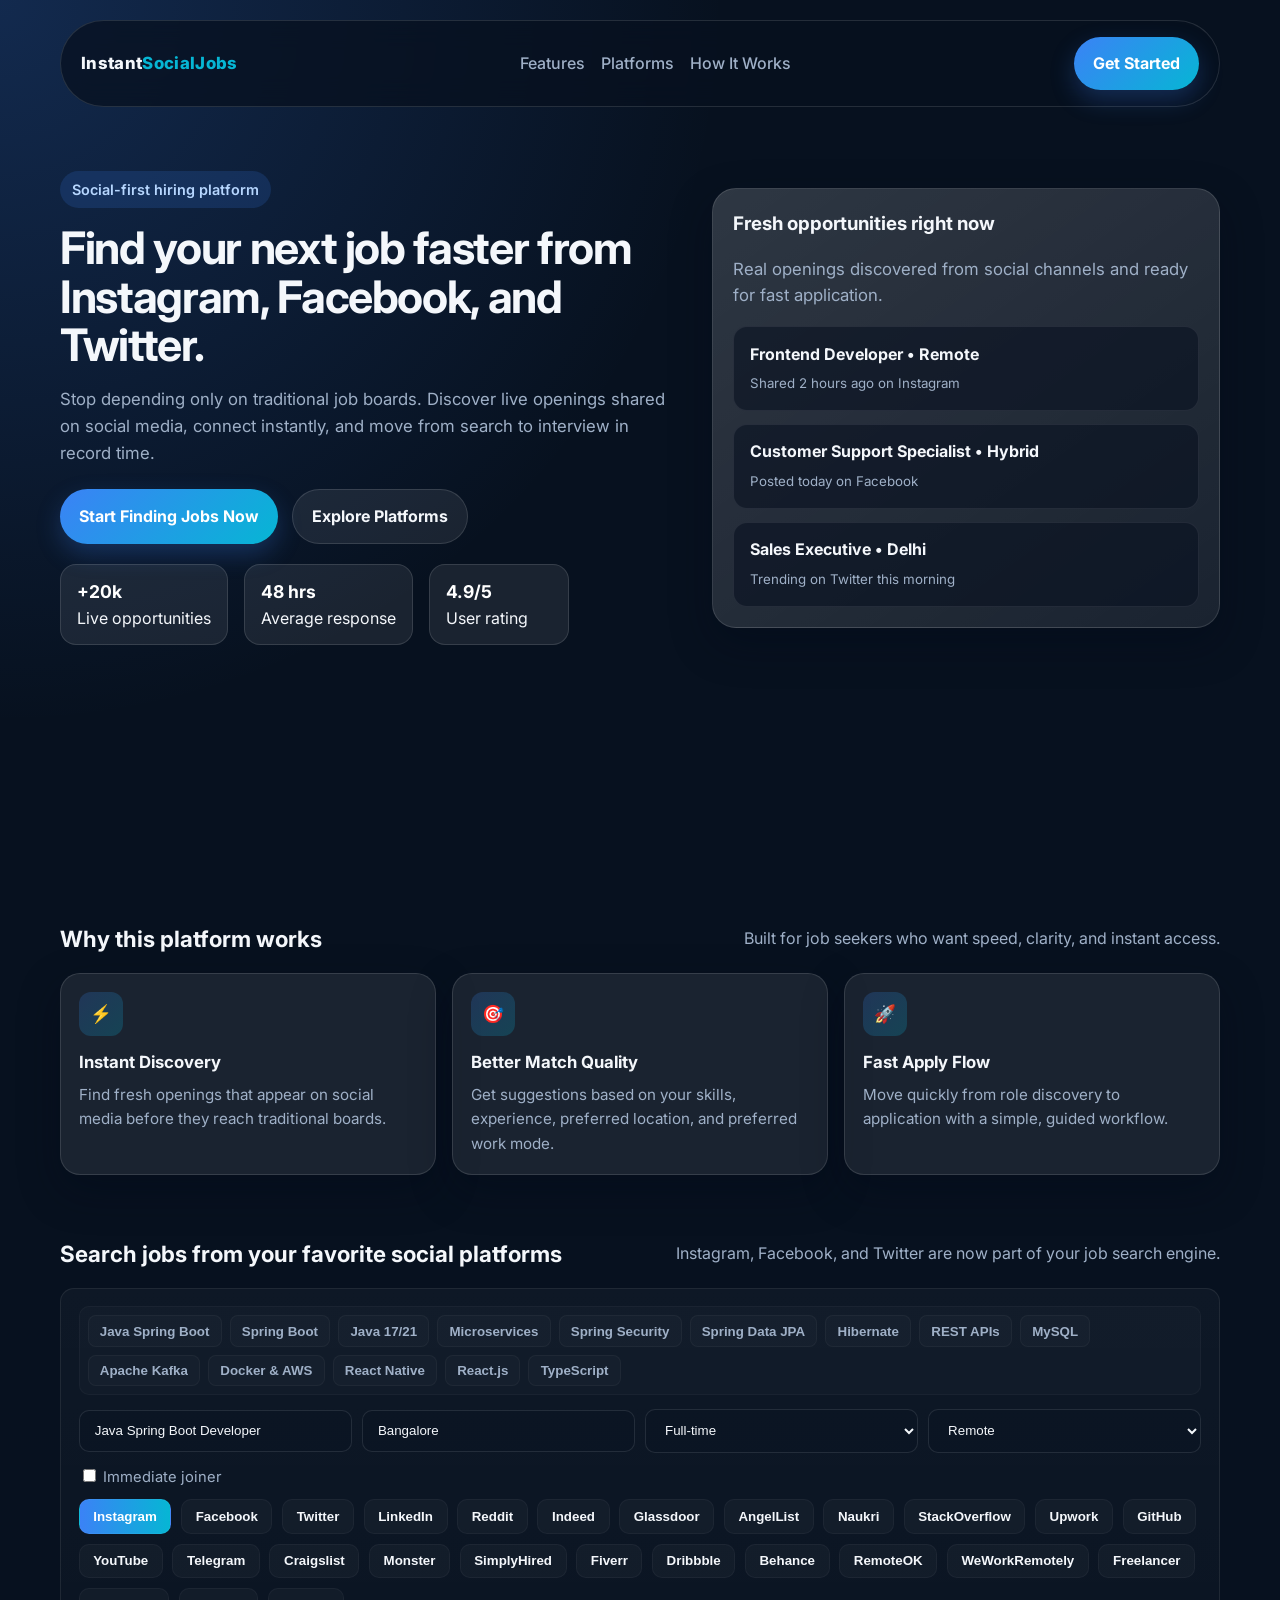
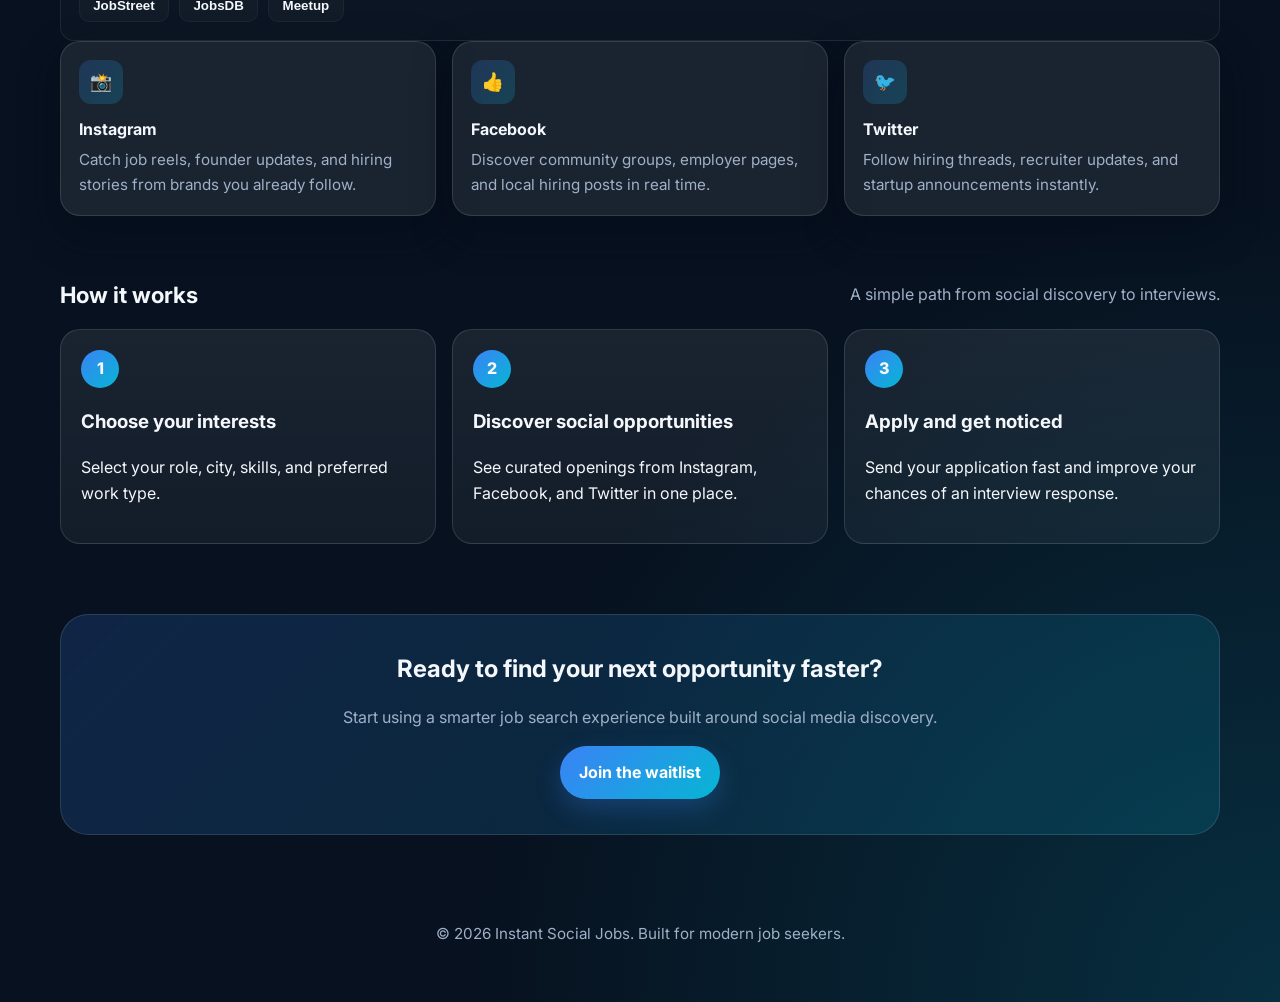
<file: job-finder.html>
<!DOCTYPE html>
<html lang="en">
<head>
  <meta charset="UTF-8" />
  <meta name="viewport" content="width=device-width, initial-scale=1.0" />
  <meta name="description" content="Discover instant job opportunities from Instagram, Facebook, Twitter, and other social media platforms in one modern dashboard." />
  <title>Instant Social Jobs | Find Jobs Faster</title>
  <link rel="preconnect" href="https://fonts.googleapis.com" />
  <link rel="preconnect" href="https://fonts.gstatic.com" crossorigin />
  <link href="https://fonts.googleapis.com/css2?family=Inter:wght@400;500;600;700;800&display=swap" rel="stylesheet" />
  <style>
    :root {
      --bg: #07111f;
      --bg-soft: #0f1d33;
      --surface: rgba(255, 255, 255, 0.08);
      --surface-strong: rgba(255, 255, 255, 0.14);
      --text: #f4f7fb;
      --muted: #9fb0c7;
      --primary: #3b82f6;
      --primary-2: #06b6d4;
      --accent: #34d399;
      --border: rgba(255, 255, 255, 0.12);
      --shadow: 0 16px 40px rgba(2, 8, 23, 0.35);
    }

    * { box-sizing: border-box; }
    html { scroll-behavior: smooth; }
    body {
      margin: 0;
      font-family: 'Inter', sans-serif;
      color: var(--text);
      background:
        radial-gradient(circle at top left, rgba(59,130,246,0.22), transparent 25%),
        radial-gradient(circle at bottom right, rgba(6,182,212,0.18), transparent 28%),
        var(--bg);
      line-height: 1.6;
    }

    a { color: inherit; text-decoration: none; }
    img { max-width: 100%; display: block; }

    .container {
      width: min(1160px, calc(100% - 2rem));
      margin: 0 auto;
    }

    .hero {
      min-height: 100vh;
      padding: 1.25rem 0 4rem;
    }

    .nav {
      display: flex;
      align-items: center;
      justify-content: space-between;
      padding: 1rem 1.25rem;
      border: 1px solid var(--border);
      border-radius: 999px;
      background: rgba(7, 17, 31, 0.75);
      backdrop-filter: blur(14px);
      position: sticky;
      top: 1rem;
      z-index: 10;
    }

    .brand {
      font-weight: 800;
      font-size: 1.05rem;
      letter-spacing: 0.02em;
    }

    .brand span { color: var(--primary-2); }

    .nav-links {
      display: flex;
      gap: 1rem;
      color: var(--muted);
      font-weight: 500;
    }

    .nav-links a:hover { color: var(--text); }

    .btn {
      display: inline-flex;
      align-items: center;
      justify-content: center;
      padding: 0.85rem 1.2rem;
      border-radius: 999px;
      font-weight: 700;
      transition: transform 0.2s ease, box-shadow 0.2s ease;
      cursor: pointer;
      border: none;
    }

    .btn:hover { transform: translateY(-2px); }
    .btn-primary {
      background: linear-gradient(135deg, var(--primary), var(--primary-2));
      color: #fff;
      box-shadow: 0 10px 25px rgba(59,130,246,0.25);
    }

    .btn-secondary {
      background: rgba(255,255,255,0.08);
      border: 1px solid var(--border);
      color: var(--text);
    }

    .hero-grid {
      display: grid;
      grid-template-columns: 1.1fr 0.9fr;
      gap: 2rem;
      align-items: center;
      padding: 4rem 0 2rem;
    }

    .eyebrow {
      display: inline-block;
      padding: 0.45rem 0.75rem;
      border-radius: 999px;
      background: rgba(59,130,246,0.16);
      color: #b7d7ff;
      font-size: 0.9rem;
      font-weight: 600;
      margin-bottom: 1rem;
    }

    h1 {
      font-size: clamp(2.1rem, 3.5vw, 3.7rem);
      line-height: 1.08;
      margin: 0 0 1rem;
      letter-spacing: -0.03em;
    }

    .hero p { color: var(--muted); font-size: 1.05rem; }

    .hero-actions {
      display: flex;
      flex-wrap: wrap;
      gap: 0.85rem;
      margin: 1.4rem 0 1.1rem;
    }

    .stats {
      display: flex;
      flex-wrap: wrap;
      gap: 1rem;
      margin-top: 1.25rem;
    }

    .stat-pill {
      padding: 0.8rem 1rem;
      border: 1px solid var(--border);
      border-radius: 16px;
      background: var(--surface);
      min-width: 140px;
    }

    .stat-pill strong { display: block; font-size: 1.1rem; color: #fff; }

    .hero-card {
      padding: 1.25rem;
      border-radius: 24px;
      border: 1px solid var(--border);
      background: linear-gradient(145deg, rgba(255,255,255,0.16), rgba(255,255,255,0.08));
      box-shadow: var(--shadow);
    }

    .hero-card h3 { margin-top: 0; margin-bottom: 0.5rem; }

    .job-list {
      display: grid;
      gap: 0.8rem;
      margin-top: 1rem;
    }

    .job-item {
      padding: 0.9rem 1rem;
      border-radius: 14px;
      background: rgba(7,17,31,0.58);
      border: 1px solid rgba(255,255,255,0.08);
    }

    .job-item strong { display: block; margin-bottom: 0.2rem; }
    .job-item small { color: var(--muted); }

    section { padding: 1.3rem 0 2.5rem; }

    .section-title {
      display: flex;
      align-items: center;
      justify-content: space-between;
      gap: 1rem;
      margin-bottom: 1rem;
    }

    .section-title h2 { margin: 0; font-size: 1.4rem; }

    .section-title p { color: var(--muted); margin: 0; }

    .feature-grid,
    .feature-grid,
    .platform-grid {
      display: grid;
      grid-template-columns: repeat(3, minmax(0, 1fr));
      gap: 1rem;
    }

    .search-panel {
      padding: 1.1rem;
      border-radius: 14px;
      border: 1px solid rgba(255,255,255,0.08);
      background: linear-gradient(180deg, rgba(255,255,255,0.03), rgba(255,255,255,0.02));
      display: flex;
      flex-direction: column;
      gap: 0.85rem;
    }

    .form-row {
      display: flex;
      gap: 0.6rem;
      align-items: center;
      flex-wrap: wrap;
    }

    .form-row input[type="text"],
    .form-row select {
      padding: 0.78rem 0.95rem;
      border-radius: 10px;
      border: 1px solid rgba(255,255,255,0.10);
      background: rgba(10,20,36,0.6);
      color: var(--text);
      min-width: 160px;
      flex: 1;
      outline: none;
    }

    .form-row input[type="text"]::placeholder {
      color: rgba(255,255,255,0.45);
    }

    .form-row label { color: var(--muted); font-size: 0.92rem; margin-right: 0.35rem; }

    .platform-buttons { display: flex; gap: 0.6rem; flex-wrap: wrap; }

    .skills-list { display:flex; gap:0.5rem; flex-wrap:wrap; align-items:center; padding:0.5rem; border-radius:10px; background:rgba(255,255,255,0.02); border:1px solid rgba(255,255,255,0.03); }

    .platform-button {
      padding: 0.55rem 0.85rem;
      border-radius: 10px;
      border: 1px solid rgba(255,255,255,0.04);
      background: rgba(255,255,255,0.03);
      cursor: pointer;
      font-weight: 700;
      color: var(--text);
      transition: transform 0.12s ease, background 0.12s ease;
    }

    .platform-button:hover { transform: translateY(-2px); background: rgba(255,255,255,0.06); }

    .platform-button.primary { background: linear-gradient(90deg, var(--primary), var(--primary-2)); color: white; }
    .platform-button.active {
      border-color: var(--primary-2);
      box-shadow: 0 6px 18px rgba(6,182,212,0.12);
      background: linear-gradient(90deg, rgba(59,130,246,0.16), rgba(6,182,212,0.12));
      color: #fff;
    }
    .platform-button.skill { background: rgba(255,255,255,0.02); padding: 0.45rem 0.7rem; font-weight:600; border-radius:8px; color:var(--muted); }
    .platform-button.skill.active { background: linear-gradient(90deg, rgba(59,130,246,0.12), rgba(6,182,212,0.08)); border-color: rgba(59,130,246,0.28); color: #fff; }

    .card {
      padding: 1.15rem;
      border-radius: 20px;
      border: 1px solid var(--border);
      background: var(--surface);
      box-shadow: var(--shadow);
    }

    .icon {
      width: 44px;
      height: 44px;
      display: grid;
      place-items: center;
      border-radius: 12px;
      margin-bottom: 0.8rem;
      font-size: 1.1rem;
      background: linear-gradient(135deg, rgba(59,130,246,0.2), rgba(6,182,212,0.22));
    }

    .card h3 { margin: 0 0 0.45rem; font-size: 1.05rem; }
    .card p { margin: 0; color: var(--muted); font-size: 0.95rem; }

    .steps {
      display: grid;
      grid-template-columns: repeat(3, minmax(0, 1fr));
      gap: 1rem;
    }

    .step {
      padding: 1.25rem;
      border-radius: 20px;
      background: linear-gradient(180deg, rgba(255,255,255,0.08), rgba(255,255,255,0.05));
      border: 1px solid var(--border);
    }

    .step .num {
      width: 38px;
      height: 38px;
      display: grid;
      place-items: center;
      border-radius: 50%;
      background: linear-gradient(135deg, var(--primary), var(--primary-2));
      font-weight: 800;
      margin-bottom: 0.7rem;
    }

    .platform-grid .card strong { display: block; margin-bottom: 0.35rem; }

    .cta {
      padding: 2.2rem;
      border-radius: 28px;
      border: 1px solid var(--border);
      background: linear-gradient(135deg, rgba(59,130,246,0.18), rgba(6,182,212,0.14));
      text-align: center;
      margin-top: 0.6rem;
    }

    .cta h2 { margin: 0 0 0.5rem; }
    .cta p { color: var(--muted); margin-bottom: 1rem; }

    footer {
      padding: 2rem 0 2.5rem;
      color: var(--muted);
      text-align: center;
      font-size: 0.95rem;
    }

    @media (max-width: 900px) {
      .hero-grid { grid-template-columns: 1fr; }
      .feature-grid,
      .platform-grid,
      .steps { grid-template-columns: 1fr; }
    }

    @media (max-width: 720px) {
      .nav { border-radius: 24px; flex-wrap: wrap; gap: 0.75rem; justify-content: center; }
      .nav-links { width: 100%; justify-content: center; flex-wrap: wrap; }
      .section-title { flex-direction: column; align-items: flex-start; }
      .hero { padding-top: 1rem; }
    }
  </style>
</head>
<body>
  <header class="hero">
    <div class="container">
      <nav class="nav">
        <a class="brand" href="#">Instant<span>SocialJobs</span></a>
        <div class="nav-links">
          <a href="#features">Features</a>
          <a href="#platforms">Platforms</a>
          <a href="#how-it-works">How It Works</a>
        </div>
        <a class="btn btn-primary" href="#cta">Get Started</a>
      </nav>

      <div class="hero-grid">
        <div>
          <div class="eyebrow">Social-first hiring platform</div>
          <h1>Find your next job faster from Instagram, Facebook, and Twitter.</h1>
          <p>Stop depending only on traditional job boards. Discover live openings shared on social media, connect instantly, and move from search to interview in record time.</p>
          <div class="hero-actions">
            <a class="btn btn-primary" href="#cta">Start Finding Jobs Now</a>
            <a class="btn btn-secondary" href="#platforms">Explore Platforms</a>
          </div>
          <div class="stats">
            <div class="stat-pill">
              <strong>+20k</strong>
              <span>Live opportunities</span>
            </div>
            <div class="stat-pill">
              <strong>48 hrs</strong>
              <span>Average response</span>
            </div>
            <div class="stat-pill">
              <strong>4.9/5</strong>
              <span>User rating</span>
            </div>
          </div>
        </div>

        <div class="hero-card">
          <h3>Fresh opportunities right now</h3>
          <p>Real openings discovered from social channels and ready for fast application.</p>
          <div class="job-list">
            <div class="job-item">
              <strong>Frontend Developer • Remote</strong>
              <small>Shared 2 hours ago on Instagram</small>
            </div>
            <div class="job-item">
              <strong>Customer Support Specialist • Hybrid</strong>
              <small>Posted today on Facebook</small>
            </div>
            <div class="job-item">
              <strong>Sales Executive • Delhi</strong>
              <small>Trending on Twitter this morning</small>
            </div>
          </div>
        </div>
      </div>
    </div>
  </header>

  <main>
    <section id="features">
      <div class="container">
        <div class="section-title">
          <h2>Why this platform works</h2>
          <p>Built for job seekers who want speed, clarity, and instant access.</p>
        </div>
        <div class="feature-grid">
          <article class="card">
            <div class="icon">⚡</div>
            <h3>Instant Discovery</h3>
            <p>Find fresh openings that appear on social media before they reach traditional boards.</p>
          </article>
          <article class="card">
            <div class="icon">🎯</div>
            <h3>Better Match Quality</h3>
            <p>Get suggestions based on your skills, experience, preferred location, and preferred work mode.</p>
          </article>
          <article class="card">
            <div class="icon">🚀</div>
            <h3>Fast Apply Flow</h3>
            <p>Move quickly from role discovery to application with a simple, guided workflow.</p>
          </article>
        </div>
      </div>
    </section>

    <section id="platforms">
      <div class="container">
        <div class="section-title">
          <h2>Search jobs from your favorite social platforms</h2>
          <p>Instagram, Facebook, and Twitter are now part of your job search engine.</p>
        </div>
        <div class="search-panel">
          <div class="skills-list form-row" style="gap:0.5rem;">
            <!-- Quick skill tags; click to fill the keyword box -->
            <button type="button" class="platform-button skill" onclick="applySkill(this,'Java Spring Boot')">Java Spring Boot</button>
            <button type="button" class="platform-button skill" onclick="applySkill(this,'Spring Boot Developer')">Spring Boot</button>
            <button type="button" class="platform-button skill" onclick="applySkill(this,'Java Developer')">Java 17/21</button>
            <button type="button" class="platform-button skill" onclick="applySkill(this,'Microservices')">Microservices</button>
            <button type="button" class="platform-button skill" onclick="applySkill(this,'Spring Security')">Spring Security</button>
            <button type="button" class="platform-button skill" onclick="applySkill(this,'Spring Data JPA')">Spring Data JPA</button>
            <button type="button" class="platform-button skill" onclick="applySkill(this,'Hibernate')">Hibernate</button>
            <button type="button" class="platform-button skill" onclick="applySkill(this,'REST APIs')">REST APIs</button>
            <button type="button" class="platform-button skill" onclick="applySkill(this,'MySQL')">MySQL</button>
            <button type="button" class="platform-button skill" onclick="applySkill(this,'Kafka')">Apache Kafka</button>
            <button type="button" class="platform-button skill" onclick="applySkill(this,'Docker')">Docker &amp; AWS</button>
            <button type="button" class="platform-button skill" onclick="applySkill(this,'React Native')">React Native</button>
            <button type="button" class="platform-button skill" onclick="applySkill(this,'React.js')">React.js</button>
            <button type="button" class="platform-button skill" onclick="applySkill(this,'TypeScript')">TypeScript</button>
          </div>

          <div class="form-row">
            <input id="q-keyword" type="text" placeholder="Job keyword, e.g., Java Spring Boot hiring" value="Java Spring Boot Developer">
            <input id="q-location" type="text" placeholder="Location (optional)" value="Bangalore">
            <select id="q-type">
              <option value="">Any type</option>
              <option selected>Full-time</option>
              <option>Part-time</option>
              <option>Contract</option>
              <option>Internship</option>
            </select>
            <select id="q-remote">
              <option value="">Any</option>
              <option selected>Remote</option>
              <option>Hybrid</option>
              <option>Onsite</option>
            </select>
          </div>
          <div class="form-row">
            <label><input id="immediate" type="checkbox"> Immediate joiner</label>
            <div class="platform-buttons">
              <button class="platform-button platform-search-button primary" onclick="selectPlatform(this,'instagram')">Instagram</button>
              <button class="platform-button platform-search-button" onclick="selectPlatform(this,'facebook')">Facebook</button>
              <button class="platform-button platform-search-button" onclick="selectPlatform(this,'twitter')">Twitter</button>
              <button class="platform-button platform-search-button" onclick="selectPlatform(this,'linkedin')">LinkedIn</button>
              <button class="platform-button platform-search-button" onclick="selectPlatform(this,'reddit')">Reddit</button>
              <button class="platform-button platform-search-button" onclick="selectPlatform(this,'indeed')">Indeed</button>
              <button class="platform-button platform-search-button" onclick="selectPlatform(this,'glassdoor')">Glassdoor</button>
              <button class="platform-button platform-search-button" onclick="selectPlatform(this,'angel')">AngelList</button>
              <button class="platform-button platform-search-button" onclick="selectPlatform(this,'naukri')">Naukri</button>
              <button class="platform-button platform-search-button" onclick="selectPlatform(this,'stackoverflow')">StackOverflow</button>
              <button class="platform-button platform-search-button" onclick="selectPlatform(this,'upwork')">Upwork</button>
              <button class="platform-button platform-search-button" onclick="selectPlatform(this,'github')">GitHub</button>
              <button class="platform-button platform-search-button" onclick="selectPlatform(this,'youtube')">YouTube</button>
              <button class="platform-button platform-search-button" onclick="selectPlatform(this,'telegram')">Telegram</button>
              <button class="platform-button platform-search-button" onclick="selectPlatform(this,'craigslist')">Craigslist</button>
              <button class="platform-button platform-search-button" onclick="selectPlatform(this,'monster')">Monster</button>
              <button class="platform-button platform-search-button" onclick="selectPlatform(this,'simplyhired')">SimplyHired</button>
              <button class="platform-button platform-search-button" onclick="selectPlatform(this,'fiverr')">Fiverr</button>
              <button class="platform-button platform-search-button" onclick="selectPlatform(this,'dribbble')">Dribbble</button>
              <button class="platform-button platform-search-button" onclick="selectPlatform(this,'behance')">Behance</button>
              <button class="platform-button platform-search-button" onclick="selectPlatform(this,'remoteok')">RemoteOK</button>
              <button class="platform-button platform-search-button" onclick="selectPlatform(this,'weworkremotely')">WeWorkRemotely</button>
              <button class="platform-button platform-search-button" onclick="selectPlatform(this,'freelancer')">Freelancer</button>
              <button class="platform-button platform-search-button" onclick="selectPlatform(this,'jobstreet')">JobStreet</button>
              <button class="platform-button platform-search-button" onclick="selectPlatform(this,'jobsdb')">JobsDB</button>
              <button class="platform-button platform-search-button" onclick="selectPlatform(this,'meetup')">Meetup</button>
            </div>
          </div>
        </div>

        <div class="platform-grid">
          <article class="card">
            <div class="icon">📸</div>
            <strong>Instagram</strong>
            <p>Catch job reels, founder updates, and hiring stories from brands you already follow.</p>
          </article>
          <article class="card">
            <div class="icon">👍</div>
            <strong>Facebook</strong>
            <p>Discover community groups, employer pages, and local hiring posts in real time.</p>
          </article>
          <article class="card">
            <div class="icon">🐦</div>
            <strong>Twitter</strong>
            <p>Follow hiring threads, recruiter updates, and startup announcements instantly.</p>
          </article>
        </div>
      </div>
    </section>

    <section id="how-it-works">
      <div class="container">
        <div class="section-title">
          <h2>How it works</h2>
          <p>A simple path from social discovery to interviews.</p>
        </div>
        <div class="steps">
          <article class="step">
            <div class="num">1</div>
            <h3>Choose your interests</h3>
            <p>Select your role, city, skills, and preferred work type.</p>
          </article>
          <article class="step">
            <div class="num">2</div>
            <h3>Discover social opportunities</h3>
            <p>See curated openings from Instagram, Facebook, and Twitter in one place.</p>
          </article>
          <article class="step">
            <div class="num">3</div>
            <h3>Apply and get noticed</h3>
            <p>Send your application fast and improve your chances of an interview response.</p>
          </article>
        </div>
      </div>
    </section>

    <section id="cta">
      <div class="container">
        <div class="cta">
          <h2>Ready to find your next opportunity faster?</h2>
          <p>Start using a smarter job search experience built around social media discovery.</p>
          <a class="btn btn-primary" href="mailto:hello@instantsocialjobs.com">Join the waitlist</a>
        </div>
      </div>
    </section>
  </main>

  <footer>
    <div class="container">
      <p>© 2026 Instant Social Jobs. Built for modern job seekers.</p>
    </div>
  </footer>
  <script>
    function buildQuery() {
      const kw = document.getElementById('q-keyword')?.value.trim() || '';
      const loc = document.getElementById('q-location')?.value.trim() || '';
      const type = document.getElementById('q-type')?.value || '';
      const remote = document.getElementById('q-remote')?.value || '';
      const immediate = document.getElementById('immediate')?.checked || false;
      const parts = [];
      if (kw) parts.push(kw);
      if (loc) parts.push(loc);
      if (type) parts.push(type);
      if (remote) parts.push(remote);
      if (immediate) parts.push('immediate joiner');
      return parts.join(' ');
    }

    function searchPlatform(platform) {
      const q = buildQuery();
      const url = platformSearchUrl(platform, q);
      window.open(url, '_blank');
    }

    function platformSearchUrl(platform, query) {
      const q = encodeURIComponent(query);
      const support = {
        instagram: `https://www.google.com/search?q=site:instagram.com+${q}+jobs`,
        facebook: `https://www.facebook.com/search/top?q=${q}`,
        twitter: `https://twitter.com/search?q=${q}&src=typed_query`,
        linkedin: `https://www.linkedin.com/jobs/search?keywords=${q}`,
        reddit: `https://www.reddit.com/search/?q=${q}`,
        indeed: `https://www.indeed.com/jobs?q=${q}`,
        glassdoor: `https://www.glassdoor.com/Job/jobs.htm?sc.keyword=${q}`,
        angel: `https://angel.co/jobs?query=${q}`,
        naukri: `https://www.naukri.com/${q}-jobs`,
        stackoverflow: `https://stackoverflow.com/jobs?q=${q}`,
        upwork: `https://www.upwork.com/search/jobs/?q=${q}`,
        github: `https://github.com/search?q=${q}&type=jobs`,
        youtube: `https://www.youtube.com/results?search_query=${q}`,
        telegram: `https://www.google.com/search?q=site:telegram.org+${q}`,
        craigslist: `https://www.google.com/search?q=site:craigslist.org+${q}`,
        monster: `https://www.monster.com/jobs/search?q=${q}`,
        simplyhired: `https://www.simplyhired.com/search?q=${q}`,
        fiverr: `https://www.fiverr.com/search/gigs?query=${q}`,
        dribbble: `https://dribbble.com/search/${q}`,
        behance: `https://www.behance.net/search/projects?search=${q}`,
        remoteok: `https://remoteok.io/remote-${q}-jobs`,
        weworkremotely: `https://weworkremotely.com/remote-jobs/search?term=${q}`,
        freelancer: `https://www.freelancer.com/jobs/?w=f&kw=${q}`,
        jobstreet: `https://www.jobstreet.com.sg/en/job-search/${q}/`,
        jobsdb: `https://hk.jobsdb.com/hk/en/search-jobs/${q}`,
        meetup: `https://www.google.com/search?q=site:meetup.com+${q}+jobs`
      };
      return support[platform] || `https://www.google.com/search?q=${q}`;
    }

    // Persistence: save and restore form values so user changes persist
    const STORAGE_KEY = 'instantSocialJobs.searchState.v1';

    function saveSearchState() {
      try {
        const state = {
          keyword: document.getElementById('q-keyword')?.value || '',
          location: document.getElementById('q-location')?.value || '',
          type: document.getElementById('q-type')?.value || '',
          remote: document.getElementById('q-remote')?.value || '',
          immediate: !!document.getElementById('immediate')?.checked
        };
        localStorage.setItem(STORAGE_KEY, JSON.stringify(state));
      } catch (e) {
        console.warn('Could not save search state', e);
      }
    }

    function loadSearchState() {
      try {
        const raw = localStorage.getItem(STORAGE_KEY);
        if (!raw) return;
        const state = JSON.parse(raw);
        if (state.keyword !== undefined) document.getElementById('q-keyword').value = state.keyword;
        if (state.location !== undefined) document.getElementById('q-location').value = state.location;
        if (state.type !== undefined) document.getElementById('q-type').value = state.type;
        if (state.remote !== undefined) document.getElementById('q-remote').value = state.remote;
        if (state.immediate !== undefined) document.getElementById('immediate').checked = !!state.immediate;
      } catch (e) {
        console.warn('Could not load search state', e);
      }
    }

    // Attach listeners to inputs to persist on change
    function attachPersistenceListeners() {
      const ids = ['q-keyword', 'q-location', 'q-type', 'q-remote', 'immediate'];
      ids.forEach(id => {
        const el = document.getElementById(id);
        if (!el) return;
        const ev = el.tagName.toLowerCase() === 'input' && el.type === 'checkbox' ? 'change' : 'input';
        el.addEventListener(ev, saveSearchState);
      });
    }

    function applySkill(skill) {
      const kw = document.getElementById('q-keyword');
      if (!kw) return;
      // Replace the whole keyword with the skill for clarity; user can edit further
      kw.value = skill;
      saveSearchState();
      kw.focus();
    }

    // New: toggle skill active state and persist selected skills
    function applySkill(button, skill) {
      // if called with element and skill, toggle active class
      if (button && button.classList) {
        button.classList.toggle('active');
      }
      const kw = document.getElementById('q-keyword');
      if (kw) kw.value = skill;
      // update saved skills array
      saveSelectedSkillsFromDOM();
      saveSearchState();
      if (kw) kw.focus();
    }

    function saveSelectedSkillsFromDOM() {
      try {
        const nodes = Array.from(document.querySelectorAll('.platform-button.skill.active'));
        const skills = nodes.map(n => n.textContent.trim());
        const raw = localStorage.getItem(STORAGE_KEY);
        const state = raw ? JSON.parse(raw) : {};
        state.selectedSkills = skills;
        localStorage.setItem(STORAGE_KEY, JSON.stringify(state));
      } catch (e) {
        console.warn('Could not save skills', e);
      }
    }

    function restoreSelectedSkills() {
      try {
        const raw = localStorage.getItem(STORAGE_KEY);
        if (!raw) return;
        const state = JSON.parse(raw);
        if (!state.selectedSkills) return;
        state.selectedSkills.forEach(s => {
          const btn = Array.from(document.querySelectorAll('.platform-button.skill')).find(b => b.textContent.trim() === s);
          if (btn) btn.classList.add('active');
        });
      } catch (e) {
        console.warn('Could not restore skills', e);
      }
    }

    function selectPlatform(button, platform) {
      // remove active from other platform buttons
      document.querySelectorAll('.platform-button').forEach(b => b.classList.remove('active'));
      if (button && button.classList) button.classList.add('active');
      // persist selection
      try {
        const raw = localStorage.getItem(STORAGE_KEY);
        const state = raw ? JSON.parse(raw) : {};
        state.selectedPlatform = platform;
        localStorage.setItem(STORAGE_KEY, JSON.stringify(state));
      } catch (e) { console.warn('Could not save platform', e); }
      // run search
      searchPlatform(platform);
    }

    function restoreSelectedPlatform() {
      try {
        const raw = localStorage.getItem(STORAGE_KEY);
        if (!raw) return;
        const state = JSON.parse(raw);
        if (!state.selectedPlatform) return;
        const platform = state.selectedPlatform;
        const map = {
          instagram: 'Instagram', facebook: 'Facebook', twitter: 'Twitter', linkedin: 'LinkedIn', reddit: 'Reddit', indeed: 'Indeed', glassdoor: 'Glassdoor', angel: 'AngelList', naukri: 'Naukri', stackoverflow: 'StackOverflow', upwork: 'Upwork', github: 'GitHub', youtube: 'YouTube'
        };
        const label = map[platform] || platform;
        const btn = Array.from(document.querySelectorAll('.platform-button')).find(b => b.textContent.trim() === label);
        if (btn) btn.classList.add('active');
      } catch (e) { console.warn('Could not restore platform', e); }
    }

    document.addEventListener('DOMContentLoaded', () => {
      loadSearchState();
      attachPersistenceListeners();
      // restore UI selections
      restoreSelectedSkills();
      restoreSelectedPlatform();
    });
  </script>
</body>
</html>
</file>
<file: style.css>
/* ==========================================================================
   RAMESH SEERVI — EXECUTIVE LIGHT THEME PORTFOLIO
   Design: Behance Pro & Apple Clean Aesthetic
   Performance: Hardware-Accelerated, Instant-Load, Silky-Smooth 60/120 FPS
   Typography: Manrope (Crisp, High-Contrast, Geometric)
   ========================================================================== */

:root {
    --font-main: 'Manrope', -apple-system, BlinkMacSystemFont, 'Segoe UI', Roboto, sans-serif;
    --font-mono: 'JetBrains Mono', 'Fira Code', 'Courier New', monospace;

    /* Gust Editorial Warm Neutral Palette */
    --bg-color: #fbf9f5;
    --bg-alt: #ffffff;
    --surface-color: #ffffff;
    --surface-border: #e8e4dc;
    --surface-border-hover: #d8d2c4;
    --surface-border-subtle: #f2efe9;

    --text-primary: #18181b;       /* Deep Obsidian Slate - 100% Crisp Visibility */
    --text-secondary: #4b4845;     /* Readable Neutral Warm Slate */
    --text-muted: #736f69;         /* Crisp Muted Warm Slate */

    /* Premium Accents & Behance Pro Colors */
    --accent: #0052ff;             /* Vibrant Royal Electric Sapphire */
    --accent-cyan: #0284c7;        /* Clean Cyan */
    --accent-emerald: #059669;     /* Verified Green */
    --accent-gradient: linear-gradient(135deg, #0052ff 0%, #0284c7 100%);

    --card-bg: #ffffff;
    --card-border: #e8e4dc;
    --card-shadow: 0 4px 20px rgba(0, 0, 0, 0.035);
    --card-shadow-hover: 0 16px 36px rgba(0, 0, 0, 0.075);

    --nav-bg: rgba(251, 249, 245, 0.94);

    /* Behance Pro Signature Buttons */
    --btn-primary-bg: #18181b;
    --btn-primary-text: #ffffff;
    --btn-secondary-bg: #ffffff;
    --btn-secondary-border: #d8d2c4;
    --btn-secondary-text: #18181b;

    --grid-line: rgba(28, 25, 23, 0.032);
    --badge-bg: #f2efe9;
    --badge-border: #e8e4dc;
    --contact-wrap-bg: #ffffff;
    --process-bg: #ffffff;

    --mockup-line: #e8e4dc;
    --mockup-line-light: #f5f2eb;
}

/* === RESET & BASE === */
*, *::before, *::after {
    margin: 0;
    padding: 0;
    box-sizing: border-box;
}

html {
    scroll-behavior: smooth;
    font-size: 16px;
    background-color: var(--bg-color);
}

body {
    font-family: var(--font-main);
    font-size: 16px;
    background-color: var(--bg-color);
    color: var(--text-primary);
    line-height: 1.6;
    overflow-x: hidden;
    -webkit-font-smoothing: antialiased;
    -moz-osx-font-smoothing: grayscale;
}

h1, h2, h3, h4, h5, h6,
.hero-title,
.section-title,
.logo-name {
    font-family: var(--font-main);
    color: var(--text-primary);
    letter-spacing: -0.025em;
}

@media (min-width: 1024px) {
    body, a, button {
        cursor: none;
    }
}

/* === LIGHTWEIGHT HARDWARE-ACCELERATED BACKGROUND === */
.grid-bg {
    position: fixed;
    inset: 0;
    pointer-events: none;
    z-index: -2;
    background-image:
        linear-gradient(to right, var(--grid-line) 1px, transparent 1px),
        linear-gradient(to bottom, var(--grid-line) 1px, transparent 1px);
    background-size: 48px 48px;
    -webkit-mask-image: radial-gradient(ellipse 90% 90% at 50% 50%, black 40%, transparent 100%);
    mask-image: radial-gradient(ellipse 90% 90% at 50% 50%, black 40%, transparent 100%);
}

.noise-overlay {
    display: none; /* Removed for instant 60fps rendering */
}

.ambient-bg {
    position: fixed;
    inset: 0;
    pointer-events: none;
    z-index: -1;
    overflow: hidden;
}

/* Smooth, fast top glow that doesn't lag the GPU */
.ambient-glow {
    position: absolute;
    top: -150px;
    left: 50%;
    transform: translateX(-50%);
    width: 1000px;
    height: 500px;
    background: radial-gradient(ellipse 60% 50% at 50% 50%, rgba(0, 102, 255, 0.08) 0%, rgba(2, 132, 199, 0.04) 50%, transparent 80%);
    pointer-events: none;
}

/* === CUSTOM CURSOR === */
.custom-cursor {
    display: none;
}

@media (min-width: 1024px) {
    .custom-cursor {
        display: block;
        position: fixed;
        top: 0;
        left: 0;
        width: 12px;
        height: 12px;
        background: var(--text-primary);
        border-radius: 50%;
        pointer-events: none;
        z-index: 99999;
        transform: translate(-50%, -50%);
        transition: width 0.2s cubic-bezier(0.23, 1, 0.32, 1),
            height 0.2s cubic-bezier(0.23, 1, 0.32, 1),
            opacity 0.2s;
    }

    .custom-cursor.hover {
        width: 44px;
        height: 44px;
        background: rgba(15, 23, 42, 0.08);
        border: 1.5px solid var(--text-primary);
    }
}

/* =============================================
   NAVIGATION (Clean Floating Glass Navbar)
   ============================================= */
nav#navbar {
    position: fixed;
    top: 0;
    width: 100%;
    padding: 18px 0;
    z-index: 1000;
    transition: all 0.3s ease;
}

nav#navbar.scrolled {
    padding: 12px 0;
    background: var(--nav-bg);
    -webkit-backdrop-filter: blur(16px);
    backdrop-filter: blur(16px);
    border-bottom: 1px solid var(--surface-border);
    box-shadow: 0 4px 20px rgba(0, 0, 0, 0.04);
}

.nav-container {
    max-width: 1360px;
    margin: 0 auto;
    display: flex;
    justify-content: space-between;
    align-items: center;
    padding: 0 40px;
}

.logo {
    text-decoration: none;
    display: flex;
    align-items: center;
    gap: 12px;
    z-index: 1002;
}

.nav-profile-img {
    width: 38px;
    height: 38px;
    border-radius: 10px;
    object-fit: cover;
    border: 1.5px solid var(--surface-border);
    box-shadow: 0 2px 8px rgba(0, 0, 0, 0.06);
}

.logo-text-block {
    display: flex;
    flex-direction: column;
    gap: 2px;
    line-height: 1.1;
}

.logo-name {
    font-size: 1.05rem;
    font-weight: 800;
    letter-spacing: 0.5px;
    color: var(--text-primary);
}

.logo-role {
    font-size: 0.65rem;
    font-weight: 700;
    letter-spacing: 0.6px;
    color: var(--accent);
    font-family: var(--font-mono);
    text-transform: uppercase;
}

/* Nav Pill */
.nav-pill {
    display: flex;
    gap: 6px;
    align-items: center;
    background: #ffffff;
    padding: 6px 10px;
    border-radius: 100px;
    border: 1px solid var(--surface-border);
    box-shadow: 0 2px 10px rgba(0, 0, 0, 0.03);
}

.nav-link {
    color: var(--text-secondary);
    text-decoration: none;
    font-weight: 600;
    font-size: 0.85rem;
    transition: all 0.2s ease;
    padding: 8px 18px;
    border-radius: 100px;
}

.nav-link:hover {
    color: var(--text-primary);
    background: #f1f5f9;
}

.nav-link.active {
    color: var(--text-primary);
    background: #f1f5f9;
    font-weight: 700;
}

/* Nav Actions */
.nav-actions {
    display: flex;
    align-items: center;
    gap: 12px;
    z-index: 1002;
}

.nav-avail-badge {
    display: flex;
    align-items: center;
    gap: 8px;
    background: #ecfdf5;
    border: 1px solid #a7f3d0;
    border-radius: 100px;
    padding: 7px 16px;
    font-size: 0.75rem;
    font-weight: 700;
    color: var(--accent-emerald);
    white-space: nowrap;
    font-family: var(--font-mono);
}

.nav-avail-dot {
    width: 7px;
    height: 7px;
    border-radius: 50%;
    background: var(--accent-emerald);
    box-shadow: 0 0 8px rgba(5, 150, 105, 0.5);
    flex-shrink: 0;
}

/* Crisp Black Pill Button (Behance Pro Style) */
.btn-nav {
    background: var(--btn-primary-bg);
    color: var(--btn-primary-text);
    padding: 10px 22px;
    border-radius: 100px;
    font-weight: 800;
    text-decoration: none;
    font-size: 0.85rem;
    transition: all 0.2s cubic-bezier(0.4, 0, 0.2, 1);
    display: inline-flex;
    align-items: center;
    gap: 6px;
    box-shadow: 0 4px 14px rgba(15, 23, 42, 0.15);
    white-space: nowrap;
}

.btn-nav:hover {
    background: #1e293b;
    transform: translateY(-2px);
    box-shadow: 0 6px 20px rgba(15, 23, 42, 0.25);
}

.mobile-menu-btn {
    display: none;
    background: #ffffff;
    border: 1px solid var(--surface-border);
    border-radius: 10px;
    flex-direction: column;
    gap: 5px;
    padding: 10px;
    width: 42px;
    height: 42px;
    align-items: center;
    justify-content: center;
    cursor: pointer;
}

.mobile-menu-btn .bar {
    width: 20px;
    height: 2px;
    background: var(--text-primary);
    border-radius: 2px;
}

/* =============================================
   MOBILE MENU OVERLAY
   ============================================= */
.mobile-overlay {
    position: fixed;
    inset: 0;
    z-index: 999999;
    background: #ffffff;
    display: flex;
    flex-direction: column;
    padding: 28px 32px 40px;
    opacity: 0;
    pointer-events: none;
    transform: translateY(-16px);
    transition: opacity 0.3s ease, transform 0.3s ease;
    overflow-y: auto;
}

.mobile-overlay.open {
    opacity: 1;
    pointer-events: all;
    transform: translateY(0);
}

.mob-header {
    display: flex;
    align-items: center;
    justify-content: space-between;
    padding-bottom: 20px;
    border-bottom: 1px solid var(--surface-border);
}

.mob-close-btn {
    width: 44px;
    height: 44px;
    background: #f8fafc;
    border: 1px solid var(--surface-border);
    border-radius: 12px;
    display: flex;
    align-items: center;
    justify-content: center;
    color: var(--text-primary);
    cursor: pointer;
}

.mob-nav {
    display: flex;
    flex-direction: column;
    padding: 28px 0;
    flex: 1;
}

.mob-link {
    display: flex;
    align-items: center;
    gap: 16px;
    padding: 16px 0;
    text-decoration: none;
    color: var(--text-primary);
    border-bottom: 1px solid var(--surface-border);
    font-size: 1.5rem;
    font-weight: 800;
}

.mob-num {
    font-size: 0.8rem;
    color: var(--accent);
    font-family: var(--font-mono);
}

.mob-footer {
    display: flex;
    flex-direction: column;
    gap: 10px;
    padding-top: 20px;
    border-top: 1px solid var(--surface-border);
}

.mob-contact-item {
    font-size: 0.9rem;
    font-weight: 600;
    color: var(--text-secondary);
    text-decoration: none;
}

/* === LAYOUT === */
.container {
    max-width: 1360px;
    margin: 0 auto;
    padding: 0 40px;
}

/* =============================================
   HERO SECTION (High-Contrast Light Theme)
   ============================================= */
.hero {
    min-height: 95vh;
    display: flex;
    align-items: center;
    padding-top: 130px;
    padding-bottom: 80px;
    position: relative;
    overflow: hidden;
}

.hero-layout {
    display: grid;
    grid-template-columns: 1.15fr 0.95fr;
    gap: 60px;
    align-items: center;
    width: 100%;
}

.hero-content {
    position: relative;
    z-index: 10;
}

.avail-badge {
    display: inline-flex;
    align-items: center;
    gap: 10px;
    background: #eff6ff;
    border: 1px solid #bfdbfe;
    padding: 8px 18px;
    border-radius: 100px;
    font-size: 0.78rem;
    font-weight: 700;
    color: #1d4ed8;
    margin-bottom: 24px;
    font-family: var(--font-mono);
    text-transform: uppercase;
    letter-spacing: 0.5px;
}

.avail-dot {
    width: 7px;
    height: 7px;
    background: #2563eb;
    border-radius: 50%;
}

.hero-title {
    font-size: clamp(2.4rem, 4.4vw, 4.1rem);
    font-weight: 800;
    letter-spacing: -2px;
    line-height: 1.12;
    margin-bottom: 22px;
    color: var(--text-primary);
}

.hero-title .line {
    overflow: hidden;
    display: block;
}

@keyframes heroLineReveal {
    from {
        transform: translateY(105%);
        opacity: 0;
    }
    to {
        transform: translateY(0);
        opacity: 1;
    }
}

@keyframes heroFadeUp {
    from {
        opacity: 0;
        transform: translateY(18px);
    }
    to {
        opacity: 1;
        transform: translateY(0);
    }
}

.hero-title .line-inner {
    display: block;
    animation: heroLineReveal 0.75s cubic-bezier(0.16, 1, 0.3, 1) forwards;
}

.hero-title .line:nth-child(2) .line-inner {
    animation-delay: 0.1s;
}

.hero-title .gradient {
    background: var(--accent-gradient);
    -webkit-background-clip: text;
    -webkit-text-fill-color: transparent;
    background-clip: text;
}

.hero-desc {
    font-size: clamp(1rem, 1.3vw, 1.15rem);
    color: var(--text-secondary);
    max-width: 580px;
    line-height: 1.75;
    margin-bottom: 32px;
    font-weight: 400;
    animation: heroFadeUp 0.7s cubic-bezier(0.16, 1, 0.3, 1) 0.2s forwards;
}

/* Hero Metrics Strip — 100% Crisp Visibility */
.hero-metrics-strip {
    display: flex;
    gap: 24px;
    margin-bottom: 36px;
    padding: 18px 26px;
    background: #ffffff;
    border: 1px solid var(--surface-border);
    border-radius: 18px;
    box-shadow: 0 4px 20px rgba(0, 0, 0, 0.04);
    max-width: 580px;
}

.hms-item {
    display: flex;
    flex-direction: column;
    gap: 2px;
    flex: 1;
}

.hms-num {
    font-size: 1.5rem;
    font-weight: 800;
    color: var(--text-primary) !important;
    font-family: var(--font-mono);
    line-height: 1;
}

.hms-lbl {
    font-size: 0.74rem;
    color: var(--text-muted) !important;
    font-weight: 700;
    text-transform: uppercase;
    letter-spacing: 0.5px;
}

.hms-divider {
    width: 1px;
    background: var(--surface-border);
}

.btn-group {
    display: flex;
    gap: 16px;
    flex-wrap: wrap;
    opacity: 0;
    transform: translateY(24px);
}

/* Behance Pro Signature Buttons */
.btn-primary {
    display: inline-flex;
    align-items: center;
    justify-content: center;
    gap: 8px;
    background: var(--btn-primary-bg);
    color: var(--btn-primary-text);
    padding: 16px 36px;
    border-radius: 100px;
    font-weight: 800;
    font-size: 0.95rem;
    letter-spacing: -0.2px;
    text-decoration: none;
    border: none;
    transition: all 0.25s cubic-bezier(0.4, 0, 0.2, 1);
    box-shadow: 0 4px 16px rgba(15, 23, 42, 0.15);
}

.btn-primary:hover {
    background: #1e293b;
    transform: translateY(-2px);
    box-shadow: 0 8px 24px rgba(15, 23, 42, 0.25);
}

.btn-secondary {
    display: inline-flex;
    align-items: center;
    justify-content: center;
    gap: 8px;
    background: var(--btn-secondary-bg);
    color: var(--btn-secondary-text);
    padding: 16px 36px;
    border-radius: 100px;
    font-weight: 700;
    font-size: 0.95rem;
    text-decoration: none;
    border: 1px solid var(--btn-secondary-border);
    transition: all 0.25s cubic-bezier(0.4, 0, 0.2, 1);
    box-shadow: 0 2px 8px rgba(0, 0, 0, 0.04);
}

.btn-secondary:hover {
    background: #f8fafc;
    border-color: #94a3b8;
    transform: translateY(-2px);
}

/* =============================================
   HERO VISUAL (Clean Light Engineering Card)
   ============================================= */
.hero-visual {
    position: relative;
    width: 100%;
    min-height: 480px;
    display: flex;
    align-items: center;
    justify-content: center;
}

.hero-orb {
    position: absolute;
    width: 420px;
    height: 420px;
    border-radius: 50%;
    background: radial-gradient(circle, rgba(0, 102, 255, 0.08) 0%, transparent 70%);
    top: 50%;
    left: 50%;
    transform: translate(-50%, -50%);
    pointer-events: none;
}

/* Engineering Station HUD Card — High Contrast Light */
.hero-hud-card {
    position: relative;
    z-index: 5;
    width: 100%;
    max-width: 490px;
    background: #ffffff;
    border: 1px solid var(--surface-border);
    border-radius: 24px;
    box-shadow: 0 20px 45px rgba(0, 0, 0, 0.06);
    overflow: hidden;
    transition: transform 0.3s ease, box-shadow 0.3s ease;
}

.hero-hud-card:hover {
    transform: translateY(-4px);
    box-shadow: 0 24px 55px rgba(0, 0, 0, 0.1);
}

.hud-header {
    display: flex;
    align-items: center;
    justify-content: space-between;
    padding: 14px 20px;
    background: #f8fafc;
    border-bottom: 1px solid var(--surface-border);
}

.hud-dots {
    display: flex;
    gap: 6px;
}

.hud-dot {
    width: 10px;
    height: 10px;
    border-radius: 50%;
}

.hud-dot-r { background: #ef4444; }
.hud-dot-y { background: #f59e0b; }
.hud-dot-g { background: #10b981; }

.hud-title {
    font-size: 0.74rem;
    font-weight: 700;
    color: var(--text-muted);
    font-family: var(--font-mono);
    display: flex;
    align-items: center;
    gap: 6px;
}

.hud-body {
    padding: 24px;
    display: flex;
    flex-direction: column;
    gap: 18px;
}

.hud-profile-row {
    display: flex;
    align-items: center;
    gap: 16px;
    padding-bottom: 16px;
    border-bottom: 1px solid var(--surface-border);
}

.hud-avatar {
    width: 64px;
    height: 64px;
    border-radius: 14px;
    object-fit: cover;
    border: 1.5px solid var(--surface-border);
    box-shadow: 0 4px 12px rgba(0, 0, 0, 0.08);
}

.hud-profile-meta h4 {
    font-size: 1.15rem;
    font-weight: 800;
    color: var(--text-primary);
    line-height: 1.2;
}

.hud-profile-meta p {
    font-size: 0.82rem;
    color: var(--accent);
    font-weight: 700;
    font-family: var(--font-mono);
    margin-top: 3px;
}

/* Telemetry Blocks */
.hud-telemetry {
    display: grid;
    grid-template-columns: 1fr 1fr;
    gap: 12px;
}

.hud-block {
    background: #f8fafc;
    border: 1px solid var(--surface-border);
    border-radius: 14px;
    padding: 12px 14px;
    display: flex;
    flex-direction: column;
    gap: 4px;
}

.hud-block-tag {
    font-size: 0.68rem;
    font-weight: 700;
    color: var(--text-muted);
    font-family: var(--font-mono);
    text-transform: uppercase;
}

.hud-block-val {
    font-size: 0.9rem;
    font-weight: 800;
    color: var(--text-primary);
}

.hud-block-status {
    font-size: 0.72rem;
    font-weight: 700;
    color: var(--accent-emerald);
    display: flex;
    align-items: center;
    gap: 5px;
    margin-top: 2px;
}

.hud-stack-row {
    display: flex;
    flex-wrap: wrap;
    gap: 8px;
    padding-top: 4px;
}

.hud-chip {
    font-size: 0.74rem;
    font-weight: 700;
    font-family: var(--font-mono);
    padding: 5px 12px;
    border-radius: 100px;
    background: #f1f5f9;
    border: 1px solid var(--surface-border);
    color: #334155;
}

/* Floating Badges — 100% Crisp Visibility */
.hero-badge {
    position: absolute;
    display: flex;
    align-items: center;
    gap: 12px;
    background: #ffffff;
    border: 1px solid var(--surface-border);
    padding: 12px 20px;
    border-radius: 100px;
    box-shadow: 0 10px 28px rgba(0, 0, 0, 0.08);
    z-index: 10;
    pointer-events: none;
}

.hb-satisfaction {
    top: -12px;
    right: -12px;
}

.hb-projects {
    bottom: -16px;
    left: -12px;
}

.hb-icon { font-size: 1.3rem; }
.hb-text { display: flex; flex-direction: column; }
.hb-num {
    font-size: 1.15rem;
    font-weight: 900;
    color: var(--text-primary) !important;
    font-family: var(--font-mono);
    line-height: 1;
}
.hb-label {
    font-size: 0.72rem;
    color: var(--text-muted) !important;
    font-weight: 700;
    margin-top: 2px;
    white-space: nowrap;
}

/* =============================================
   MARQUEE (Tech Telemetry Ticker)
   ============================================= */
.marquee-wrapper {
    width: 100%;
    padding: 24px 0;
    background: #ffffff;
    border-top: 1px solid var(--surface-border);
    border-bottom: 1px solid var(--surface-border);
    overflow: hidden;
    position: relative;
    z-index: 10;
}

.marquee-track {
    display: flex;
    white-space: nowrap;
}

.marquee-content {
    display: flex;
    align-items: center;
    gap: 20px;
    font-size: 0.92rem;
    font-weight: 800;
    font-family: var(--font-mono);
    text-transform: uppercase;
    letter-spacing: 0.8px;
    color: var(--text-primary);
    animation: marqueeScroll 24s linear infinite;
}

.marquee-content span {
    display: inline-flex;
    align-items: center;
    gap: 10px;
    padding: 8px 20px;
    background: #f8fafc;
    border: 1px solid var(--surface-border);
    border-radius: 100px;
    color: var(--text-primary);
    transition: all 0.2s ease;
}

.marquee-content span:hover {
    border-color: #cbd5e1;
    background: #f1f5f9;
}

@keyframes marqueeScroll {
    from { transform: translateX(0); }
    to   { transform: translateX(-50%); }
}

/* =============================================
   SECTION BASE STYLES
   ============================================= */
section {
    padding: 120px 0;
    position: relative;
    z-index: 10;
}

.section-header {
    margin-bottom: 60px;
}

.section-eyebrow {
    display: inline-flex;
    align-items: center;
    gap: 8px;
    margin-bottom: 16px;
    font-size: 0.75rem;
    font-weight: 800;
    letter-spacing: 2px;
    text-transform: uppercase;
    color: var(--accent);
    padding: 6px 16px;
    border-radius: 100px;
    background: #eff6ff;
    border: 1px solid #bfdbfe;
    font-family: var(--font-mono);
}

.section-title {
    font-size: clamp(2rem, 3.6vw, 3.4rem);
    font-weight: 800;
    line-height: 1.15;
    letter-spacing: -1.2px;
    color: var(--text-primary);
}

.section-title span {
    background: var(--accent-gradient);
    -webkit-background-clip: text;
    -webkit-text-fill-color: transparent;
    background-clip: text;
}

.section-subtitle {
    color: var(--text-secondary);
    font-size: clamp(1rem, 1.25vw, 1.15rem);
    max-width: 600px;
    margin-top: 16px;
    line-height: 1.7;
}

/* =============================================
   ABOUT SECTION & PROFILE CARD
   ============================================= */
.about-grid {
    display: grid;
    grid-template-columns: 1.2fr 1fr;
    gap: 72px;
    align-items: center;
}

.about-text .section-title {
    margin-bottom: 24px;
}

.about-text p {
    color: var(--text-secondary);
    line-height: 1.8;
    font-size: 1.05rem;
}

.profile-card {
    background: #ffffff;
    border: 1px solid var(--surface-border);
    border-radius: 28px;
    padding: 40px 32px;
    position: relative;
    overflow: hidden;
    transition: all 0.3s ease;
    display: flex;
    flex-direction: column;
    align-items: center;
    gap: 22px;
    text-align: center;
    box-shadow: 0 10px 30px rgba(0, 0, 0, 0.05);
}

.profile-card:hover {
    transform: translateY(-4px);
    box-shadow: 0 20px 45px rgba(0, 0, 0, 0.08);
}

.profile-photo-wrap {
    position: relative;
    width: 150px;
    height: 150px;
    flex-shrink: 0;
}

.profile-photo {
    width: 150px;
    height: 150px;
    border-radius: 100px;
    object-fit: cover;
    object-position: top center;
    border: 3px solid #ffffff;
    box-shadow: 0 8px 24px rgba(0, 0, 0, 0.1);
}

.profile-online-badge {
    position: absolute;
    bottom: -8px;
    left: 50%;
    transform: translateX(-50%);
    display: flex;
    align-items: center;
    gap: 6px;
    background: #ffffff;
    border: 1px solid #a7f3d0;
    border-radius: 100px;
    padding: 4px 14px;
    font-size: 0.72rem;
    font-weight: 800;
    color: var(--accent-emerald);
    font-family: var(--font-mono);
    white-space: nowrap;
    box-shadow: 0 2px 8px rgba(0, 0, 0, 0.05);
}

.profile-online-dot {
    width: 6px;
    height: 6px;
    border-radius: 50%;
    background: var(--accent-emerald);
}

.profile-info { width: 100%; }

.profile-card-name {
    font-size: 1.5rem;
    font-weight: 800;
    margin-bottom: 4px;
    color: var(--text-primary);
}

.profile-card-role {
    font-size: 0.85rem;
    font-weight: 700;
    color: var(--accent);
    font-family: var(--font-mono);
    margin-bottom: 4px;
}

.profile-card-location {
    font-size: 0.8rem;
    color: var(--text-secondary);
}

.profile-stats,
.profile-stats-row {
    display: flex;
    align-items: center;
    justify-content: center;
    width: 100%;
    background: #f8fafc;
    border: 1px solid var(--surface-border);
    border-radius: 100px;
    padding: 16px 8px;
}

.profile-stat {
    flex: 1;
    display: flex;
    flex-direction: column;
    align-items: center;
    gap: 3px;
}

.profile-stat-divider {
    width: 1px;
    height: 32px;
    background: var(--surface-border);
}

.ps-num {
    font-size: 1.35rem;
    font-weight: 800;
    color: var(--text-primary);
    font-family: var(--font-mono);
    line-height: 1;
}

.ps-lbl {
    font-size: 0.7rem;
    font-weight: 700;
    color: var(--text-muted);
    text-transform: uppercase;
    letter-spacing: 0.4px;
}

.profile-actions {
    display: flex;
    gap: 12px;
    width: 100%;
}

.profile-btn-cta {
    flex: 1;
    text-align: center;
    padding: 14px 22px !important;
    font-size: 0.9rem !important;
    border-radius: 100px !important;
}

.profile-btn-social {
    display: flex;
    align-items: center;
    gap: 8px;
    padding: 14px 22px;
    border-radius: 100px;
    background: #ffffff;
    border: 1px solid var(--surface-border);
    color: var(--text-primary);
    font-weight: 700;
    font-size: 0.88rem;
    text-decoration: none;
    transition: all 0.2s;
    white-space: nowrap;
}

.profile-btn-social:hover {
    background: #f8fafc;
    border-color: #cbd5e1;
}

/* =============================================
   SKILLS / BENTO GRID (Behance Pro White Cards)
   ============================================= */
.bento-grid {
    display: grid;
    grid-template-columns: repeat(2, 1fr);
    gap: 24px;
}

.bento-card {
    background: #ffffff;
    border: 1px solid var(--surface-border);
    border-radius: 24px;
    padding: 40px;
    position: relative;
    overflow: hidden;
    transition: all 0.3s cubic-bezier(0.4, 0, 0.2, 1);
    display: flex;
    flex-direction: column;
    min-height: 280px;
    box-shadow: 0 4px 20px rgba(0, 0, 0, 0.04);
}

.bento-card:hover {
    transform: translateY(-4px);
    border-color: var(--surface-border-hover);
    box-shadow: 0 16px 36px rgba(0, 0, 0, 0.08);
}

.bento-icon {
    width: 56px;
    height: 56px;
    background: #f8fafc;
    border: 1px solid var(--surface-border);
    border-radius: 16px;
    display: flex;
    align-items: center;
    justify-content: center;
    font-size: 1.6rem;
    margin-bottom: 24px;
}

.bento-card h3 {
    font-size: 1.5rem;
    font-weight: 800;
    margin-bottom: 12px;
    color: var(--text-primary);
}

.bento-card p {
    color: var(--text-secondary);
    line-height: 1.7;
    font-size: 0.98rem;
    flex-grow: 1;
}

/* === SKILLS MATRIX & FILTER TABS === */
.skills-matrix {
    margin-top: 72px;
    padding-top: 60px;
    border-top: 1px solid var(--surface-border);
}

.skills-matrix-header {
    margin-bottom: 24px;
}

.skills-matrix-header h3 {
    font-size: 1.65rem;
    font-weight: 800;
    margin-bottom: 6px;
    color: var(--text-primary);
}

.skills-matrix-header p {
    color: var(--text-secondary);
    font-size: 0.95rem;
}

.skills-filter-tabs {
    display: flex;
    gap: 10px;
    flex-wrap: wrap;
    margin-bottom: 28px;
}

.skill-tab {
    padding: 10px 22px;
    border-radius: 100px;
    background: #ffffff;
    border: 1px solid var(--surface-border);
    color: var(--text-secondary);
    font-size: 0.84rem;
    font-weight: 700;
    cursor: pointer;
    transition: all 0.2s;
    font-family: var(--font-mono);
}

.skill-tab:hover {
    color: var(--text-primary);
    background: #f8fafc;
    border-color: #cbd5e1;
}

.skill-tab.active {
    background: #0f172a;
    color: #ffffff;
    border-color: #0f172a;
    box-shadow: 0 4px 14px rgba(15, 23, 42, 0.2);
}

.skills-grid {
    display: flex;
    flex-wrap: wrap;
    gap: 10px;
}

.skill-card {
    background: #ffffff;
    border: 1px solid var(--surface-border);
    border-radius: 100px;
    padding: 10px 20px;
    display: inline-flex;
    align-items: center;
    gap: 8px;
    cursor: default;
    box-shadow: 0 2px 6px rgba(0, 0, 0, 0.02);
    transition: transform 0.2s, border-color 0.2s;
}

.skill-card::before {
    content: '';
    width: 6px;
    height: 6px;
    border-radius: 50%;
    background: var(--accent);
    flex-shrink: 0;
}

.skill-card:hover {
    transform: translateY(-2px);
    border-color: #cbd5e1;
}

.skill-name {
    font-size: 0.88rem;
    font-weight: 700;
    color: var(--text-primary);
    line-height: 1;
}

/* =============================================
   PROCESS SECTION (Clean Light Cards)
   ============================================= */
.process-section {
    background: #ffffff;
    border-top: 1px solid var(--surface-border);
    border-bottom: 1px solid var(--surface-border);
}

.process-grid {
    display: grid;
    grid-template-columns: repeat(4, 1fr);
    gap: 20px;
}

.process-step {
    background: #ffffff;
    border: 1px solid var(--surface-border);
    border-radius: 22px;
    padding: 36px 28px;
    position: relative;
    overflow: hidden;
    transition: all 0.3s ease;
    box-shadow: 0 2px 12px rgba(0, 0, 0, 0.03);
}

.process-step:hover {
    transform: translateY(-4px);
    border-color: #cbd5e1;
    box-shadow: 0 12px 28px rgba(0, 0, 0, 0.06);
}

.step-num {
    display: inline-block;
    padding: 4px 12px;
    border-radius: 100px;
    background: #f1f5f9;
    border: 1px solid var(--surface-border);
    font-family: var(--font-mono);
    font-size: 0.74rem;
    font-weight: 800;
    color: var(--text-primary);
    margin-bottom: 20px;
}

.step-icon {
    width: 48px;
    height: 48px;
    background: #f8fafc;
    border: 1px solid var(--surface-border);
    border-radius: 14px;
    display: flex;
    align-items: center;
    justify-content: center;
    font-size: 1.3rem;
    margin-bottom: 20px;
}

.process-step h3 {
    font-size: 1.25rem;
    font-weight: 800;
    margin-bottom: 10px;
    color: var(--text-primary);
}

.process-step p {
    color: var(--text-secondary);
    line-height: 1.65;
    font-size: 0.92rem;
}

/* =============================================
   TIMELINE / EXPERIENCE (Career Milestones)
   ============================================= */
.timeline {
    position: relative;
    max-width: 900px;
    margin: 0 auto;
}

.timeline::before {
    content: '';
    position: absolute;
    top: 14px;
    left: 20px;
    width: 2px;
    height: calc(100% - 28px);
    background: var(--surface-border);
}

.timeline-item {
    position: relative;
    padding-left: 64px;
    margin-bottom: 56px;
}

.timeline-item:last-child { margin-bottom: 0; }

.timeline-dot {
    position: absolute;
    left: 13px;
    top: 16px;
    width: 16px;
    height: 16px;
    border-radius: 50%;
    background: #ffffff;
    border: 3px solid var(--accent);
    z-index: 2;
}

.timeline-content {
    background: #ffffff;
    border: 1px solid var(--surface-border);
    border-radius: 24px;
    padding: 36px 36px;
    transition: all 0.3s ease;
    box-shadow: 0 4px 16px rgba(0, 0, 0, 0.03);
}

.timeline-content:hover {
    transform: translateX(6px);
    border-color: #cbd5e1;
    box-shadow: 0 10px 24px rgba(0, 0, 0, 0.06);
}

.timeline-date {
    display: inline-block;
    padding: 4px 14px;
    border-radius: 100px;
    font-size: 0.75rem;
    font-weight: 800;
    color: var(--accent);
    font-family: var(--font-mono);
    background: #eff6ff;
    border: 1px solid #bfdbfe;
    margin-bottom: 14px;
}

.timeline-content h3 {
    font-size: 1.55rem;
    font-weight: 800;
    margin-bottom: 4px;
    color: var(--text-primary);
}

.timeline-content h4 {
    font-size: 0.95rem;
    color: var(--text-secondary);
    font-weight: 700;
    margin-bottom: 16px;
}

.timeline-content p {
    color: var(--text-secondary);
    line-height: 1.75;
    font-size: 0.96rem;
}

/* =============================================
   PROJECTS SECTION (Engineered Showcases)
   ============================================= */
.project-list {
    display: flex;
    flex-direction: column;
    gap: 90px;
}

.project-row {
    display: grid;
    grid-template-columns: 1.1fr 1fr;
    gap: 60px;
    align-items: center;
}

.project-row.reverse {
    grid-template-columns: 1fr 1.1fr;
}

.project-row.reverse .project-info {
    order: -1;
}

.project-visual {
    position: relative;
    border-radius: 24px;
    aspect-ratio: 16/10;
    overflow: hidden;
    background: #ffffff;
    border: 1px solid var(--surface-border);
    display: flex;
    align-items: center;
    justify-content: center;
    transition: all 0.3s ease;
    box-shadow: 0 10px 30px rgba(0, 0, 0, 0.05);
}

.project-row:hover .project-visual {
    border-color: #cbd5e1;
    box-shadow: 0 20px 45px rgba(0, 0, 0, 0.08);
    transform: translateY(-4px);
}

.mockup-web {
    width: 88%;
    aspect-ratio: 16/10;
    background: #ffffff;
    border-radius: 14px;
    border: 1px solid var(--surface-border);
    box-shadow: 0 12px 28px rgba(0, 0, 0, 0.06);
    display: flex;
    flex-direction: column;
    overflow: hidden;
}

.mockup-web-bar {
    height: 30px;
    padding: 0 14px;
    display: flex;
    align-items: center;
    gap: 6px;
    background: #f8fafc;
    border-bottom: 1px solid var(--surface-border);
}

.w-dot {
    width: 8px;
    height: 8px;
    border-radius: 50%;
}

.w-dot-r { background: #ef4444; }
.w-dot-y { background: #f59e0b; }
.w-dot-g { background: #10b981; }

.mockup-web-body {
    flex: 1;
    padding: 18px;
    display: flex;
    flex-direction: column;
    gap: 12px;
}

.mk-line {
    border-radius: 6px;
    background: var(--mockup-line);
}

.mockup-mobile {
    width: 180px;
    height: 320px;
    background: #ffffff;
    border-radius: 26px;
    border: 4px solid var(--surface-border);
    box-shadow: 0 12px 28px rgba(0, 0, 0, 0.06);
    display: flex;
    flex-direction: column;
    overflow: hidden;
}

.project-type-tag {
    display: inline-block;
    padding: 5px 16px;
    background: #f1f5f9;
    border: 1px solid var(--surface-border);
    color: var(--text-primary);
    border-radius: 100px;
    font-size: 0.74rem;
    font-weight: 800;
    text-transform: uppercase;
    letter-spacing: 1px;
    margin-bottom: 16px;
    font-family: var(--font-mono);
}

.project-info h3 {
    font-size: clamp(1.8rem, 3vw, 2.4rem);
    font-weight: 800;
    line-height: 1.2;
    margin-bottom: 16px;
    color: var(--text-primary);
}

.project-desc {
    font-size: 1.02rem;
    color: var(--text-secondary);
    line-height: 1.75;
    margin-bottom: 28px;
}

.project-meta {
    display: flex;
    gap: 40px;
    padding-top: 24px;
    border-top: 1px solid var(--surface-border);
}

.meta-item h5 {
    font-size: 0.72rem;
    color: var(--text-muted);
    text-transform: uppercase;
    letter-spacing: 2px;
    font-family: var(--font-mono);
    margin-bottom: 6px;
}

.meta-item p {
    font-size: 0.95rem;
    font-weight: 700;
    color: var(--text-primary);
}

/* =============================================
   CONTACT SECTION (High-Contrast Light)
   ============================================= */
#contact {
    padding-bottom: 120px;
}

.contact-wrap {
    background: #ffffff;
    border: 1px solid var(--surface-border);
    border-radius: 36px;
    padding: 80px;
    display: flex;
    align-items: center;
    justify-content: space-between;
    gap: 60px;
    position: relative;
    overflow: hidden;
    box-shadow: 0 10px 40px rgba(0, 0, 0, 0.05);
}

.contact-text h2 {
    font-size: clamp(2.4rem, 4.5vw, 4rem);
    font-weight: 800;
    line-height: 1.15;
    letter-spacing: -1.5px;
    margin-bottom: 20px;
    color: var(--text-primary);
}

.contact-text p {
    font-size: 1.1rem;
    color: var(--text-secondary);
    max-width: 440px;
    line-height: 1.7;
}

.contact-links {
    display: flex;
    flex-direction: column;
    gap: 14px;
    width: 100%;
    max-width: 440px;
}

.contact-link-card {
    display: flex;
    align-items: center;
    justify-content: space-between;
    padding: 20px 28px;
    background: #f8fafc;
    border: 1px solid var(--surface-border);
    border-radius: 20px;
    text-decoration: none;
    color: var(--text-primary);
    transition: all 0.25s ease;
}

.contact-link-card:hover {
    border-color: #cbd5e1;
    background: #f1f5f9;
    transform: translateY(-2px);
    box-shadow: 0 6px 20px rgba(0, 0, 0, 0.04);
}

.clc-info {
    text-align: left;
    flex: 1;
    padding-right: 14px;
}

.clc-info h4 {
    font-size: 1.1rem;
    font-weight: 800;
    margin-bottom: 2px;
    color: var(--text-primary);
}

.clc-info p {
    font-size: 0.88rem;
    color: var(--text-secondary);
    font-family: var(--font-mono);
}

.clc-arrow {
    width: 40px;
    height: 40px;
    border-radius: 50%;
    background: #ffffff;
    border: 1px solid var(--surface-border);
    display: flex;
    align-items: center;
    justify-content: center;
    color: var(--text-primary);
    flex-shrink: 0;
}

.contact-link-card:hover .clc-arrow {
    background: var(--text-primary);
    color: #ffffff;
}

/* =============================================
   FLOATING WHATSAPP
   ============================================= */
.wa-float {
    position: fixed;
    bottom: 28px;
    right: 28px;
    z-index: 9999;
    display: flex;
    align-items: center;
    gap: 10px;
    padding: 13px 24px;
    background: #25D366;
    color: #ffffff;
    border-radius: 100px;
    text-decoration: none;
    font-family: var(--font-main);
    font-size: 0.9rem;
    font-weight: 800;
    letter-spacing: 0.2px;
    box-shadow: 0 8px 24px rgba(37, 211, 102, 0.4);
    transition: transform 0.25s ease, box-shadow 0.25s ease;
}

.wa-float:hover {
    transform: translateY(-2px) scale(1.02);
    box-shadow: 0 12px 30px rgba(37, 211, 102, 0.55);
}

/* =============================================
   FOOTER
   ============================================= */
footer {
    padding: 50px 0 40px;
    text-align: center;
    color: var(--text-secondary);
    font-size: 0.88rem;
    border-top: 1px solid var(--surface-border);
    background: #ffffff;
}

.footer-bottom p {
    font-size: 0.85rem;
    color: var(--text-muted);
}

/* =============================================
   REVEAL ANIMATIONS (Smooth & Performant)
   ============================================= */
.reveal {
    opacity: 0;
    transform: translateY(24px);
    transition: opacity 0.6s cubic-bezier(0.16, 1, 0.3, 1),
                transform 0.6s cubic-bezier(0.16, 1, 0.3, 1);
}

.reveal.active {
    opacity: 1;
    transform: translateY(0);
}

/* =============================================
   RESPONSIVE DESIGN
   ============================================= */
@media (max-width: 1200px) {
    .hero-layout {
        grid-template-columns: 1fr;
        gap: 48px;
    }

    .hero-content {
        text-align: center;
    }

    .avail-badge {
        margin: 0 auto 24px;
    }

    .hero-metrics-strip {
        margin: 0 auto 32px;
    }

    .btn-group {
        justify-content: center;
    }

    .bento-grid {
        grid-template-columns: 1fr;
    }

    .process-grid {
        grid-template-columns: repeat(2, 1fr);
    }
}

@media (max-width: 900px) {
    section { padding: 80px 0; }

    .project-row,
    .project-row.reverse {
        grid-template-columns: 1fr;
        gap: 36px;
    }

    .project-row.reverse .project-info { order: 0; }

    .contact-wrap {
        flex-direction: column;
        padding: 50px 32px;
        text-align: center;
    }

    .contact-text p { margin: 0 auto; }
    .contact-links { max-width: 100%; }

    .about-grid {
        grid-template-columns: 1fr;
        gap: 40px;
    }
}

@media (max-width: 768px) {
    .container, .nav-container { padding: 0 20px; }
    .mobile-menu-btn { display: flex; }

    .nav-links, .nav-pill { display: none !important; }
    .nav-avail-badge { display: none; }
    .btn-nav { display: none; }
    .logo-role { display: none; }

    .hero {
        padding-top: 110px;
        padding-bottom: 50px;
        min-height: auto;
    }

    .hero-metrics-strip {
        flex-direction: column;
        gap: 12px;
    }

    .hms-divider {
        width: 100%;
        height: 1px;
    }

    .btn-group {
        flex-direction: column;
        width: 100%;
    }

    .btn-primary, .btn-secondary {
        width: 100%;
        text-align: center;
    }

    .process-grid {
        grid-template-columns: 1fr;
    }

    .timeline::before { left: 10px; }
    .timeline-item { padding-left: 44px; }
    .timeline-dot { left: 3px; }
    .timeline-content { padding: 24px 20px; }

    .contact-wrap { padding: 40px 20px; }
    .contact-link-card { padding: 16px 20px; }
}

@media (max-width: 480px) {
    .wa-float-label { display: none; }
    .wa-float {
        width: 52px;
        height: 52px;
        padding: 0;
        justify-content: center;
        border-radius: 50%;
    }
}

/* ==========================================================================
   BEHANCE PRO & GUST EDITORIAL CARDS & COLOR BANNER BOXES
   Fast loading, pure CSS, hardware-accelerated
   ========================================================================== */

.behance-value-section {
    padding: 100px 0 60px;
    position: relative;
}

.behance-header {
    text-align: center;
    max-width: 820px;
    margin: 0 auto 56px;
}

.behance-eyebrow {
    display: inline-flex;
    align-items: center;
    gap: 8px;
    font-size: 0.84rem;
    font-weight: 800;
    text-transform: uppercase;
    letter-spacing: 1.4px;
    color: var(--accent);
    margin-bottom: 14px;
}

.behance-title {
    font-size: clamp(2.3rem, 4vw, 3.4rem);
    font-weight: 800;
    letter-spacing: -0.035em;
    line-height: 1.15;
    color: var(--text-primary);
    margin-bottom: 18px;
}

.behance-subtitle {
    font-size: 1.1rem;
    color: var(--text-secondary);
    line-height: 1.7;
}

/* 3-Column Card Box Grid */
.behance-card-grid {
    display: grid;
    grid-template-columns: repeat(3, 1fr);
    gap: 28px;
    margin-bottom: 44px;
}

.behance-card {
    background: #ffffff;
    border: 1px solid var(--surface-border);
    border-radius: 24px;
    padding: 42px 32px 36px;
    text-align: center;
    box-shadow: 0 4px 20px rgba(0, 0, 0, 0.035);
    transition: transform 0.28s cubic-bezier(0.16, 1, 0.3, 1), box-shadow 0.28s, border-color 0.28s;
    display: flex;
    flex-direction: column;
    align-items: center;
    position: relative;
    overflow: hidden;
}

.behance-card:hover {
    transform: translateY(-8px);
    box-shadow: 0 20px 40px rgba(0, 0, 0, 0.08);
    border-color: var(--surface-border-hover);
}

/* Icon Badges with tinted border & glow */
.bc-icon-badge {
    width: 72px;
    height: 72px;
    border-radius: 22px;
    display: flex;
    align-items: center;
    justify-content: center;
    margin-bottom: 24px;
    transition: transform 0.25s ease;
}

.behance-card:hover .bc-icon-badge {
    transform: scale(1.1);
}

.bc-badge-blue {
    background: rgba(0, 82, 255, 0.06);
    border: 1.5px solid rgba(0, 82, 255, 0.35);
    color: #0052ff;
}

.bc-badge-green {
    background: rgba(16, 185, 129, 0.06);
    border: 1.5px solid rgba(16, 185, 129, 0.35);
    color: #059669;
}

.bc-badge-purple {
    background: rgba(124, 58, 237, 0.06);
    border: 1.5px solid rgba(124, 58, 237, 0.35);
    color: #7c3aed;
}

.behance-card h3 {
    font-size: 1.38rem;
    font-weight: 800;
    color: var(--text-primary);
    margin-bottom: 12px;
    letter-spacing: -0.025em;
}

.behance-card p {
    font-size: 0.96rem;
    color: var(--text-secondary);
    line-height: 1.65;
    margin-bottom: 24px;
    flex: 1;
}

.bc-card-link {
    display: inline-flex;
    align-items: center;
    gap: 6px;
    font-size: 0.94rem;
    font-weight: 700;
    color: var(--accent);
    text-decoration: none;
    transition: gap 0.2s, color 0.2s;
}

.behance-card:hover .bc-card-link {
    gap: 10px;
    color: #003dbb;
}

.behance-cta-row {
    display: flex;
    justify-content: center;
    align-items: center;
    gap: 18px;
    margin-bottom: 70px;
    flex-wrap: wrap;
}

/* Feature Spotlight Header Block (Screenshots 2 & 4) */
.spotlight-header-block {
    text-align: center;
    max-width: 860px;
    margin: 80px auto 36px;
}

.spotlight-icon-badge {
    width: 64px;
    height: 64px;
    border-radius: 20px;
    display: inline-flex;
    align-items: center;
    justify-content: center;
    margin-bottom: 18px;
}

.spotlight-category {
    font-size: 0.88rem;
    font-weight: 800;
    text-transform: uppercase;
    letter-spacing: 1.2px;
    margin-bottom: 14px;
}

.spotlight-cat-blue { color: #0052ff; }
.spotlight-cat-green { color: #059669; }
.spotlight-cat-purple { color: #7c3aed; }

.spotlight-headline {
    font-size: clamp(2.1rem, 3.6vw, 3rem);
    font-weight: 800;
    letter-spacing: -0.03em;
    line-height: 1.18;
    color: var(--text-primary);
    margin-bottom: 26px;
}

.spotlight-btn-pill {
    display: inline-flex;
    align-items: center;
    gap: 8px;
    padding: 14px 32px;
    border-radius: 9999px;
    background: #18181b;
    color: #ffffff !important;
    font-weight: 700;
    font-size: 0.96rem;
    text-decoration: none;
    transition: transform 0.2s, background-color 0.2s, box-shadow 0.2s;
}

.spotlight-btn-pill:hover {
    background: #000000;
    transform: translateY(-2px);
    box-shadow: 0 10px 24px rgba(0,0,0,0.16);
}

/* High-Impact Color Stat Banner Boxes (Screenshots 3 & 4) */
.color-banner-card {
    border-radius: 26px;
    padding: 46px 54px;
    color: #ffffff;
    display: flex;
    align-items: center;
    justify-content: space-between;
    gap: 36px;
    position: relative;
    overflow: hidden;
    margin: 28px 0 60px;
    box-shadow: 0 12px 36px rgba(0, 0, 0, 0.08);
    transition: transform 0.25s cubic-bezier(0.16, 1, 0.3, 1), box-shadow 0.25s;
}

.color-banner-card:hover {
    transform: translateY(-4px);
    box-shadow: 0 20px 48px rgba(0, 0, 0, 0.15);
}

/* Subtle organic glowing ambient disc */
.color-banner-card::before {
    content: '';
    position: absolute;
    top: -50%;
    right: -10%;
    width: 360px;
    height: 360px;
    background: radial-gradient(circle, rgba(255,255,255,0.2) 0%, transparent 70%);
    pointer-events: none;
    border-radius: 50%;
}

/* Blue Banner (Screenshot 3) */
.banner-blue {
    background: linear-gradient(135deg, #0050ee 0%, #0066ff 100%);
}

/* Green Banner (Screenshot 4) */
.banner-green {
    background: linear-gradient(135deg, #047857 0%, #0da13c 100%);
}

/* Purple Banner */
.banner-purple {
    background: linear-gradient(135deg, #4f46e5 0%, #7c3aed 100%);
}

.banner-stat {
    font-size: clamp(3.6rem, 5.2vw, 5rem);
    font-weight: 900;
    line-height: 1;
    letter-spacing: -0.04em;
    color: #ffffff;
    flex-shrink: 0;
    font-family: var(--font-main);
}

.banner-content {
    flex: 1;
    font-size: clamp(1.08rem, 1.4vw, 1.25rem);
    font-weight: 500;
    line-height: 1.55;
    color: rgba(255, 255, 255, 0.96);
    max-width: 680px;
}

.banner-content strong {
    font-weight: 800;
    color: #ffffff;
}

.banner-cta-btn {
    padding: 15px 34px;
    border-radius: 9999px;
    background: #ffffff;
    color: #18181b !important;
    font-weight: 700;
    font-size: 0.98rem;
    text-decoration: none;
    white-space: nowrap;
    flex-shrink: 0;
    transition: transform 0.2s, box-shadow 0.2s, background-color 0.2s;
    display: inline-flex;
    align-items: center;
    gap: 8px;
    box-shadow: 0 4px 14px rgba(0, 0, 0, 0.12);
}

.banner-cta-btn:hover {
    transform: translateY(-2px);
    box-shadow: 0 10px 26px rgba(0, 0, 0, 0.25);
    background: #fdfdfd;
}

@media (max-width: 900px) {
    .behance-card-grid {
        grid-template-columns: 1fr;
        gap: 20px;
    }
    .color-banner-card {
        flex-direction: column;
        align-items: flex-start;
        padding: 34px 28px;
        gap: 24px;
    }
    .banner-stat {
        font-size: 3.4rem;
    }
    .banner-cta-btn {
        width: 100%;
        justify-content: center;
    }
    .behance-value-section {
        padding: 70px 0 40px;
    }
}
</file>
